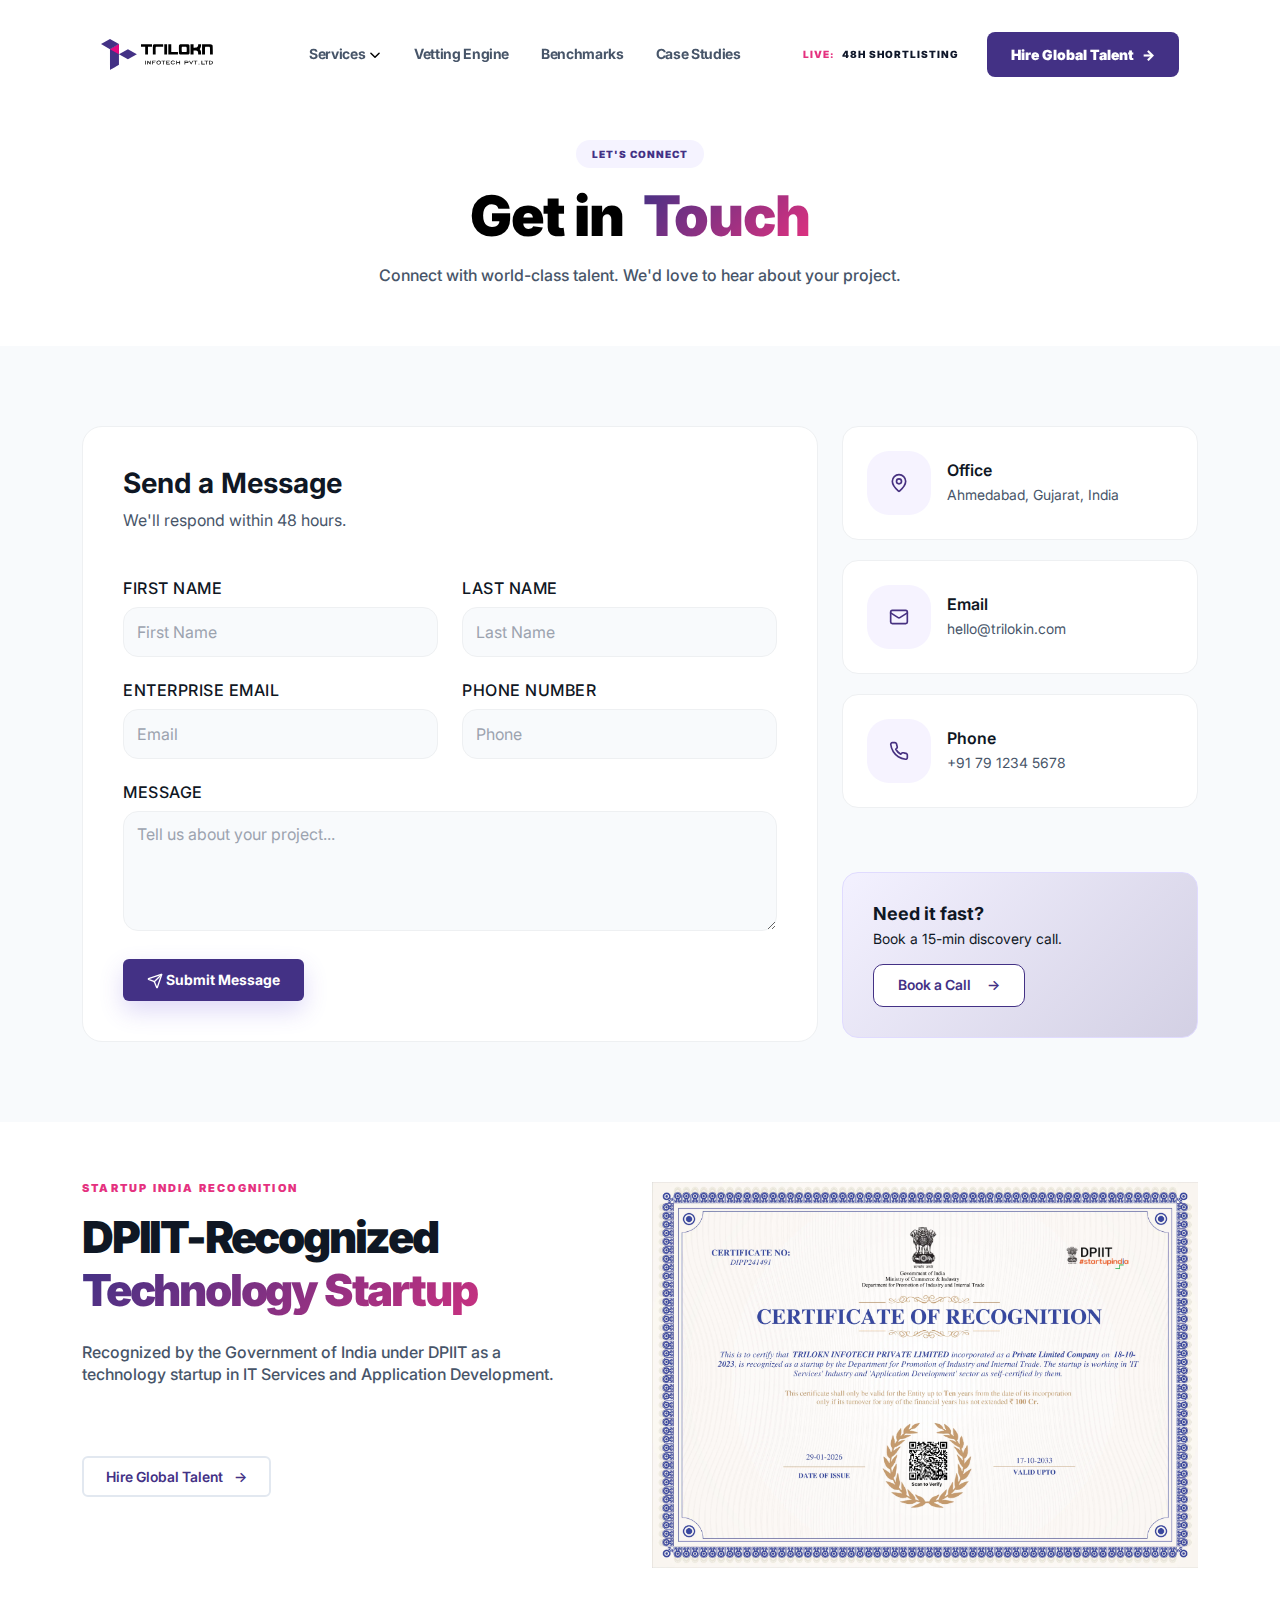
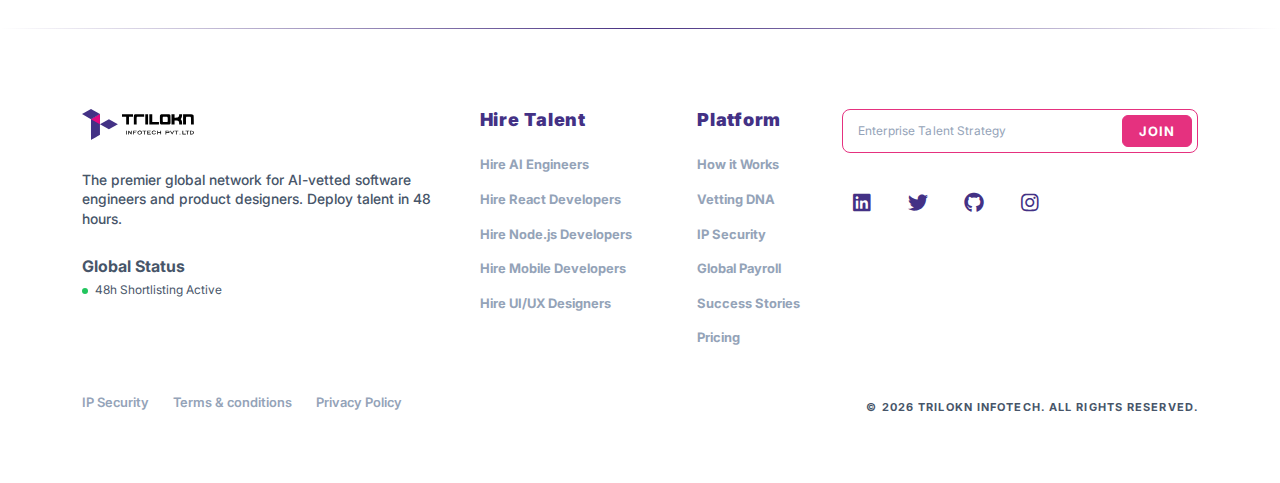
<file: contact-us.html>
<!DOCTYPE html>
<html lang="en">

<head>
    <meta charset="utf-8">
    <meta http-equiv="X-UA-Compatible" content="IE=edge">
    <meta name="viewport" content="width=device-width, initial-scale=1, user-scalable=no">

    <title>Contact-Us - Trilokn</title>

    <!-- ================ /GOOGLE FONT EOC =================== -->
    <link rel="icon" type="image/x-icon" href="assets/images/favicon.svg">
    <link href="assets/fonts/font-awesome/css/all.min.css" rel="stylesheet" type="text/css">
    <!-- ================ /GOOGLE FONT EOC =================== -->

    <!-- =================== /WEB CSS BOC ==================== -->
    <link rel="stylesheet" type="text/css" href="./assets/css/slick.min.css">
    <link rel="stylesheet" type="text/css" href="./assets/css/bootstrap-5.3.8/css/bootstrap.min.css">
    <link rel="stylesheet" type="text/css" href="./assets/fonts/inter/stylesheet.css">
    <link rel="stylesheet" type="text/css" href="./assets/css/animations.css">
    <link rel="stylesheet" type="text/css" href="./assets/css/fancybox.css">
    <link rel="stylesheet" type="text/css" href="./assets/css/header.css">
    <link rel="stylesheet" type="text/css" href="./assets/css/footer.css">
    <link rel="stylesheet" type="text/css" href="./assets/css/style.css">
    <link rel="stylesheet" type="text/css" href="./assets/css/media.css">

    <!-- =================== /WEB CSS EOC ==================== -->

</head>

<body id="home" class="contact-us">

    <!-- ====== WRAPPER BOC ====== -->
    <div class="page-wrapper d-flex flex-column">

        <!-- header start -->
        <header class="site-header headerheight">
            <div class="header-main nav-area">
                <!-- Navigation Bar -->
                <nav class="container navbar-custom" id="navbar">
                    <div class="navbar-inner">
                        <!-- Left Side: Logo & Links -->
                        <div class="d-flex align-items-center gap-3 gap-lg-5 w-100">
                            <!-- Logo -->
                            <a href="/" class="logo-link">
                                <img src="./assets/images/main-logo.svg" alt="logo" class="mainlogo">
                            </a>

                            <!-- Mobile Menu Toggle -->
                            <div class="header-right">
                                <button class="mobile-menu-btn navbar-toggler collapsed" type="button"
                                    data-bs-toggle="collapse" data-bs-target="#navbarNavDropdown"
                                    aria-controls="navbarNavDropdown" aria-expanded="false"
                                    aria-label="Toggle navigation">
                                    <span class="menu-line"></span>
                                    <span class="menu-line"></span>
                                    <span class="menu-line"></span>
                                </button>

                                <div class="navbar-collapse header-menu" id="navbarNavDropdown">
                                    <div class="header-menu-inner">
                                        <!-- Desktop view-->
                                        <ul class="nav-links dropdown mega-dropdown desktop">

                                            <!-- Services Dropdown -->
                                            <li class="nav-item">
                                                <a class="nav-link-custom font-14 dropdown-toggle" href="#"
                                                    id="servicesDropdown" role="button" data-bs-toggle="dropdown"
                                                    aria-expanded="false">
                                                    Services
                                                    <button class="dropdown-click collapsed" type="button"
                                                        data-bs-target="#ServiceCollapse" data-bs-toggle="collapse"
                                                        aria-expanded="false">

                                                        <svg class="dropdown-arrow" fill="none" viewBox="0 0 24 24"
                                                            stroke="currentColor">
                                                            <path stroke-linecap="round" stroke-linejoin="round"
                                                                stroke-width="2.5" d="M19 9l-7 7-7-7">
                                                            </path>
                                                        </svg>
                                                    </button>
                                                </a>
                                                <div class="dropdown-menu mega-menu" id="ServiceCollapse">
                                                    <div class="container">

                                                        <div
                                                            class="d-flex justify-content-between align-items-center mb-2">
                                                            <h6 class="mega-heading">TALENT SPECIALIZATIONS</h6>
                                                            <p class="m-0 shortlisting-text">1,240 Experts Online
                                                            </p>
                                                        </div>
                                                        <!-- cards -->
                                                        <div class="row g-lg-3 g-xl-4">
                                                            <!-- Card 1 -->

                                                            <div class="col-md-6">
                                                                <div class="card-xl">
                                                                    <a href="#" class="mega-sub-link"></a>
                                                                    <div class="icon-box">💻</div>
                                                                    <div class="card-text-wrap">
                                                                        <h5 class="card-title">Software Engineering
                                                                            <span class="badge">TOP 1%</span>
                                                                        </h5>
                                                                        <p class="card-body font-12 font-md">Hire the
                                                                            top 1%
                                                                            of backend,
                                                                            frontend, and full-stack developers vetted
                                                                            by
                                                                            AI.
                                                                        </p>
                                                                    </div>
                                                                </div>
                                                            </div>

                                                            <!-- Card 2 -->
                                                            <div class="col-md-6">
                                                                <div class="card-xl">
                                                                    <a href="#" class="mega-sub-link"></a>
                                                                    <div class="icon-box">🤖</div>
                                                                    <div class="card-text-wrap">
                                                                        <h5 class="card-title">AI & Data Science <span
                                                                                class="badge">TOP 1%</span>
                                                                        </h5>
                                                                        <p class="card-body font-12 font-md">Specialized
                                                                            talent for LLM
                                                                            fine-tuning, autonomous agents, and RAG
                                                                            systems.
                                                                        </p>
                                                                    </div>
                                                                </div>
                                                            </div>

                                                            <!-- Card 3 -->
                                                            <div class="col-md-6">
                                                                <div class="card-xl">
                                                                    <a href="#" class="mega-sub-link"></a>
                                                                    <div class="icon-box">🎨</div>
                                                                    <div class="card-text-wrap">
                                                                        <h5 class="card-title">Product Design <span
                                                                                class="badge">TOP 1%</span>
                                                                        </h5>
                                                                        <p class="card-body font-12 font-md">Creative
                                                                            minds focused on
                                                                            spatial UI, dynamic experiences, and
                                                                            conversion
                                                                            paths.
                                                                        </p>
                                                                    </div>
                                                                </div>
                                                            </div>

                                                            <!-- Card 4 -->
                                                            <div class="col-md-6">
                                                                <div class="card-xl">
                                                                    <a href="#" class="mega-sub-link"></a>
                                                                    <div class="icon-box">🚀</div>
                                                                    <div class="card-text-wrap">
                                                                        <h5 class="card-title">Growth & Strategy <span
                                                                                class="badge">TOP 1%</span>
                                                                        </h5>
                                                                        <p class="card-body font-12 font-md">Growth
                                                                            hackers and performance
                                                                            marketers to scale acquisition channels.
                                                                        </p>
                                                                    </div>
                                                                </div>
                                                            </div>
                                                        </div>
                                                        <div class="mega-footer-link text-center mt-4">
                                                            <button class="btn-hire">
                                                                Explore Full Expertise Directory
                                                                <span class="btn-arrow">→</span>
                                                            </button>
                                                        </div>

                                                        <!-- <li><a class="dropdown-item nav-link-custom font-14"
															href="#">Dedicated
															Developers</a></li>
														<li><a class="dropdown-item nav-link-custom font-14" href="#">Staff
																Augmentation</a></li>
														<li><a class="dropdown-item nav-link-custom font-14"
																href="#">Product
																Engineering</a></li>
														<li><a class="dropdown-item nav-link-custom font-14" href="#">UI/UX
																Design</a>
														</li> -->
                                                    </div>
                                                </div>
                                            </li>
                                            <!-- Navigation Links -->
                                            <li class="nav-item">
                                                <a href="#excellence" class="nav-link-custom font-14">Vetting
                                                    Engine</a>
                                            </li>
                                            <li class="nav-item">
                                                <a href="#why-us" class="nav-link-custom font-14">Benchmarks</a>
                                            </li>
                                            <li class="nav-item">
                                                <a href="#" class="nav-link-custom font-14">Case Studies</a>
                                            </li>
                                        </ul>

                                        <!-- Mobile view-->
                                        <div class="nav-links mobile">
                                            <!-- Services Dropdown -->
                                            <div class="mega-menu">
                                                <h6 class="mega-heading">Explore Services</h6>
                                                <!-- Card 1 -->
                                                <div class="card-xl">
                                                    <a href="#" class="mega-sub-link"></a>
                                                    <div class="icon-box">💻</div>
                                                    <div class="card-text-wrap">
                                                        <h5 class="card-title">Software Engineering
                                                        </h5>
                                                        <p class="card-body font-10 font-md">
                                                            Top 1% Experts
                                                        </p>
                                                    </div>
                                                    <i class="fa fa-angle-down"></i>
                                                </div>

                                                <!-- Card 2 -->
                                                <div class="card-xl">
                                                    <a href="#" class="mega-sub-link"></a>
                                                    <div class="icon-box">🤖</div>
                                                    <div class="card-text-wrap">
                                                        <h5 class="card-title">AI & Data Science
                                                        </h5>
                                                        <p class="card-body font-10 font-md">
                                                            Top 1% Experts
                                                        </p>
                                                    </div>
                                                    <i class="fa fa-angle-down"></i>
                                                </div>

                                                <!-- Card 3 -->
                                                <div class="card-xl">
                                                    <a href="#" class="mega-sub-link"></a>
                                                    <div class="icon-box">🎨</div>
                                                    <div class="card-text-wrap">
                                                        <h5 class="card-title">Product Design
                                                        </h5>
                                                        <p class="card-body font-10 font-md">
                                                            Top 1% Experts
                                                        </p>
                                                    </div>
                                                    <i class="fa fa-angle-down"></i>
                                                </div>

                                                <!-- Card 4 -->
                                                <div class="card-xl">
                                                    <a href="#" class="mega-sub-link"></a>
                                                    <div class="icon-box">🚀</div>
                                                    <div class="card-text-wrap">
                                                        <h5 class="card-title">Growth & Strategy
                                                        </h5>
                                                        <p class="card-body font-10 font-md">
                                                            Top 1% Experts
                                                        </p>
                                                    </div>
                                                    <i class="fa fa-angle-down"></i>
                                                </div>
                                            </div>

                                            <!-- Navigation Links -->
                                            <div class="quick-links-mobile">
                                                <h6 class="mega-heading">Quick Links</h6>
                                                <ul class="nav-links">
                                                    <li class="nav-item">
                                                        <a href="service.html"
                                                            class="nav-link-custom font-14">Services</a>
                                                    </li>
                                                    <li class="nav-item">
                                                        <a href="success-stories.html"
                                                            class="nav-link-custom font-14">Success Stories</a>
                                                    </li>
                                                    <li class="nav-item">
                                                        <a href="#" class="nav-link-custom font-14">Case Studies</a>
                                                    </li>
                                                    <li class="nav-item">
                                                        <a href="#" class="nav-link-custom font-14">Talent Login</a>
                                                    </li>
                                                </ul>
                                            </div>
                                        </div>
                                        <!-- Right Side: Actions -->
                                        <div class="nav-actions">
                                            <!-- Live Badge (Desktop XL Only) -->
                                            <div class="live-badge font-10">
                                                <span class="live-text">Live:</span>
                                                <span class="live-info">48h Shortlisting</span>
                                            </div>

                                            <!-- CTA Button (Hidden on Mobile) -->
                                            <button class="btn-hire">
                                                Hire <span class="d-none d-lg-inline">Global </span>Talent<span
                                                    class="btn-arrow">→</span>
                                            </button>

                                        </div>
                                    </div>
                                </div>
                            </div>
                        </div>
                </nav>
            </div>
        </header>
        <!-- header End -->

        <!-- Content Start -->
        <div class="body-content flex-shrink-0 flex-grow-1">

            <!-- Get section start -->
            <section class="get-hero">
                <div class="hero service-herobanner sec-padding-80">
                    <div class="container">
                        <div class="text-center">
                            <div class="get-main">
                                <div class="badge-custom">Let's Connect</div>
            
                                <h1 class="hero-title">
                                    Get in  <span class="gradient-text">Touch</span>
                                </h1>
            
                                <p class="font-20 mb-0 font-md w-middle">
                                    Connect with world-class talent. We'd love to hear about your
                                    project.
                                </p>
                            </div>
                        </div>
                    </div>
                </div>
            </section>
            <!-- Get section end -->

            <!-- Contact section start -->
            <section class="contact-section sec-padding grey-bg">
                <div class="container">
                    <div class="contact-main">
                        <div class="row">
                            <!-- Left Column - Contact Form -->
                            <div class="col-lg-8 col-12">
                                <div class="contact-container mb-lg-0 mb-md-5 mb-sm-4">
                                    <div class="contact-header mb-5 mb-lg-5">
                                        <h2 class="h2 mb-2 black_text">Send a Message</h2>
                                        <p class="font-20 mb-0">We'll respond within 48 hours.</p>
                                    </div>
                
                                    <form id="contactForm" class="contactForm">
                                        <div class="row d-flex">
                                            <div class="contact-group col-lg-6 col-12">
                                                <label class="contact-label h6 black_text" for="firstName">First Name</label>
                                                <input type="text" class="contact-main-control" id="firstName" placeholder="First Name"
                                                    required>
                                            </div>
                
                                            <div class="contact-group col-lg-6 col-12">
                                                <label class="contact-label h6 black_text" for="lastName">Last Name</label>
                                                <input type="text" class="contact-main-control" id="lastName" placeholder="Last Name"
                                                    required>
                                            </div>
                                        </div>
                
                                        <div class="row d-flex">
                                            <div class="contact-group col-lg-6 col-12">
                                                <label class="contact-label h6 black_text" for="email">Enterprise Email</label>
                                                <input type="email" class="contact-main-control" id="email"
                                                    placeholder="Email" required>
                                            </div>

                                            <div class="contact-group col-lg-6 col-12">
                                                <label class="contact-label h6 black_text" for="phone">Phone Number</label>
                                                <input type="tel" class="contact-main-control" id="phone" placeholder="Phone"
                                                    required>
                                            </div>
                                        </div>
                
                                        <!-- <div class="contact-group">
                                            <label class="contact-label black_text" for="service">Service Interest</label>
                                            <select class="contact-select" id="service" required>
                                                <option value="" disabled selected>Select a service</option>
                                                <option value="web-development">Web Development</option>
                                                <option value="mobile-development">Mobile Development</option>
                                                <option value="cloud-solutions">Cloud Solutions</option>
                                                <option value="ai-ml">AI & Machine Learning</option>
                                                <option value="consulting">Consulting</option>
                                                <option value="other">Other</option>
                                            </select>
                                        </div> -->
                
                                        <div class="contact-group">
                                            <label class="contact-label h6 black_text" for="message">Message</label>
                                            <textarea class="contact-main-control" id="message"
                                                placeholder="Tell us about your project..."></textarea>
                                        </div>
                
                                        <a href="javascript:void(0)">
                                            <button type="submit" class="btn btn-primary-custom font-14">
                                                <!-- <svg width="20" height="20" viewBox="0 0 20 20" fill="none" xmlns="http://www.w3.org/2000/svg">
                                                    <path
                                                        d="M18.3333 1.66669L9.16667 10.8334M18.3333 1.66669L12.5 18.3334L9.16667 10.8334M18.3333 1.66669L1.66667 7.50002L9.16667 10.8334"
                                                        stroke="currentColor" stroke-width="2" stroke-linecap="round" stroke-linejoin="round" />
                                                </svg> -->
                                                <img src="./assets/images/contact-us/send-icon.svg" alt="" class="send-icon-img">
                                                Submit Message
                                            </button>
                                        </a>
                                    </form>
                                </div>
                            </div>
            
                            <!-- Right Column - Contact Info -->
                            <div class="col-lg-4 col-12 contact-info-container mb-md-1">
                                <div class="contact-info-top">
                                    <!-- Office Card -->
                                    <div class="contact-info-card d-flex">
                                        <div class="pool">
                                            <img src="./assets/images/contact-us/location-icon.svg" alt="" class="location-icon-img">
                                        </div>
                                        <div class="contact-info-content">
                                            <h3 class="h6 black_text">Office</h3>
                                            <p class="font-14">Ahmedabad, Gujarat, India</p>
                                        </div>
                                    </div>
                            
                                    <!-- Email Card -->
                                    <div class="contact-info-card d-flex">
                                        <div class="pool">
                                            <img src="./assets/images/contact-us/envelope-icon.svg" alt="" class="envelope-icon">
                                        </div>
                                        <div class="contact-info-content">
                                            <h3 class="h6 black_text">Email</h3>
                                            <p class="font-14">hello@trilokin.com</p>
                                        </div>
                                    </div>
                            
                                    <!-- Phone Card -->
                                    <div class="contact-info-card d-flex">
                                        <div class="pool">
                                            <img src="./assets/images/contact-us/phone-icon.svg" alt="" class="phone-icon-img">
                                        </div>
                                        <div class="contact-info-content">
                                            <h3 class="h6 black_text">Phone</h3>
                                            <p class="font-14">+91 79 1234 5678</p>
                                        </div>
                                    </div>
                                </div>
                            
                                <div class="contact-info-bottom">
                                    <!-- CTA Card -->
                                    <div class="contact-cta-card">
                                        <h3 class="h4 black_text mb-2 mb-md-1">Need it fast?</h3>
                                        <p class="font-14 black_text mb-3 mb-md-3 mb-sm-2">Book a 15-min discovery call.</p>
                                        <a href="javascript:void(0)" class="contact-cta-btn font-14">
                                            Book a Call
                                            <span class="btn-arrow">→</span>
                                        </a>
                                    </div>
                                </div>
                            </div>
                        </div>
                    </div>
                </div>
            </section>
            <!-- Contact section end -->

            <!-- certificate section start -->
			<section class="technology-startup padding-b-60 padding-t-60">
				<div class="container">
					<div class="row">
						<div class="col-lg-6">
							<div class="startup-left">
								<div class="right-domain-col">
									<div class="main-label d-flex align-items-center gap-2 mb-3">
										<span class="label">startup india recognition</span>
									</div>
									<h2 class="huge h1">DPIIT-Recognized<br><span
											class="gradient-text d-block">Technology
											Startup </span>
									</h2>
									<p class="font-20 mb-0 font-md">Recognized by the Government of India under DPIIT as
										a technology startup in IT Services and Application Development.</p>
									<button class="btn btn-hire btn-outline-custom border-2">
										Hire Global Talent
										<span class="btn-arrow">→</span>
									</button>
								</div>
							</div>
						</div>
						<div class="col-lg-6">
							<div class="startup-right">
								<img src="assets/images/certificate-image.webp" alt="certificate image"
									class="img-fluid">
							</div>
						</div>
					</div>
				</div>
			</section>
            <!-- certificate section end -->

        </div>
        <!-- Content End -->

        <!-- ====== FOOTER BOC ====== -->
		<footer id="footer">
			<span class="horizontal-line"></span>
			<div class="footer-main padding-t-120 padding-b-80 overflow-hidden">
				<div class="container">
					<div class="row">
						<div class="col-md-6 col-lg-3 col-xl-4 col-12">
							<div class="footer-logo-main">
								<div class="footer-logo">
									<a href="index.html" class="footer-logo-link">
										<img src="assets/images/main-logo.svg" alt="footer logo"
											class="img-fluid mainlogo">
									</a>
								</div>
								<p class="font-14 font-md">The premier global network for AI-vetted
									software engineers
									and
									product
									designers. Deploy talent in 48 hours.</p>
							</div>
							<div class="f-global-status-wrap">
								<h6 class="mb-2">Global Status</h6>
								<div class="f-global-status">
									<p class="m-0 shortlisting-text">48h Shortlisting Active</p>
								</div>
							</div>
						</div>
						<div class="col-md-6 col-lg-5 col-xl-4 col-12">
							<div class="new-footer-menu">
								<ul class="f-menu">
									<li><span class="f-menu-title">Hire Talent</span></li>
									<li><a href="#">Hire AI Engineers</a></li>
									<li><a href="#">Hire React Developers</a></li>
									<li><a href="#">Hire Node.js Developers</a></li>
									<li><a href="#">Hire Mobile Developers</a></li>
									<li><a href="#">Hire UI/UX Designers</a></li>
								</ul>
								<ul class="f-menu">
									<li><span class="f-menu-title">Platform</span></li>
									<li><a href="#">How it Works</a></li>
									<li><a href="#">Vetting DNA</a></li>
									<li><a href="#">IP Security</a></li>
									<li><a href="#">Global Payroll</a></li>
									<li><a href="#">Success Stories</a></li>
									<li><a href="#">Pricing</a></li>
								</ul>
							</div>
						</div>
						<div class="col-lg-4 col-xl-4 col-12">
							<div class="newsletter-wrap">
								<div class="newsletter-right">
									<div class="subscribe-main">
										<div class="subscribe-input">
											<input type="text" name="text" placeholder="Enterprise Talent Strategy"
												class="form-control">
											<button class="btn text-uppercase">Join</button>
										</div>

									</div>
								</div>
								<div class="social-links-wp">
									<div class="social-media">
										<ul class="social-link d-flex gap-4">
											<li>
												<a href="#" class="social-icon">
													<i class="fa-brands fa-linkedin" aria-label="LinkedIn"></i>
												</a>
											</li>
											<li>
												<a href="#" class="social-icon">
													<i class="fa-brands fa-twitter" aria-label="Twitter"></i>
												</a>
											</li>
											<li>
												<a href="#" class="social-icon">
													<i class="fa-brands fa-github" aria-label="GitHub"></i>
												</a>
											</li>
											<li>
												<a href="#" class="social-icon">
													<i class="fa-brands fa-instagram" aria-label="Instagram"></i>
												</a>
											</li>
										</ul>
									</div>
								</div>
							</div>
						</div>
					</div>
				</div>
				<div class="footer-bottom-wrap">
					<div class="container">
						<div class="row">
							<!-- <div class="col-lg-6 col-12">
								<div class="footer-logos">
									<img src alt>
									<img src alt>
									<img src alt>
								</div>
							</div> -->
							<div class="col-12">
								<div class="footer-b-link d-flex justify-content-between align-items-center">
									<ul class="d-flex gap-4">
										<li><a href="#">IP Security</a> </li>
										<li><a href="#">Terms & conditions</a> </li>
										<li><a href="#">Privacy Policy</a> </li>
									</ul>
									<div class="footer-bottom">
										<p class="font-12 mb-0">© <span id="currentYear"></span>
											TRILOKN INFOTECH. ALL RIGHTS RESERVED.
										</p>
									</div>
								</div>

							</div>
						</div>
					</div>
				</div>
			</div>
		</footer>
    </div>
    <script>
        // Form submission handler
        document.getElementById('contactForm').addEventListener('submit', function(e) {
            e.preventDefault();
            
            // Get form values
            const formData = {
                firstName: document.getElementById('firstName').value,
                lastName: document.getElementById('lastName').value,
                email: document.getElementById('email').value,
                phone: document.getElementById('phone').value,
                // service: document.getElementById('service').value,
                message: document.getElementById('message').value
            };
            
            console.log('Form submitted:', formData);
            
            // Show success message
            alert('Thank you! Your message has been sent successfully. We\'ll respond within 48 hours.');
            
            // Reset form
            this.reset();
        });
    </script>

    <!-- =================== /WEB JS BOC ==================== -->
    <script type="text/javascript" src="./assets/js/jquery3.7.1/jquery-3.7.1.min.js"></script>
    <script type="text/javascript" src="./assets/js/bootstrap-5.3.8/js/bootstrap.bundle.min.js"></script>
    <script type="text/javascript" src="./assets/js/css3-animate-it.js"></script>
    <script type="text/javascript" src="./assets/js/slick.min.js"></script>
    <script type="text/javascript" src="./assets/js/fancybox.js"></script>
    <script type="text/javascript" src="./assets/js/custom.js"></script>
</body>

</html>
</file>
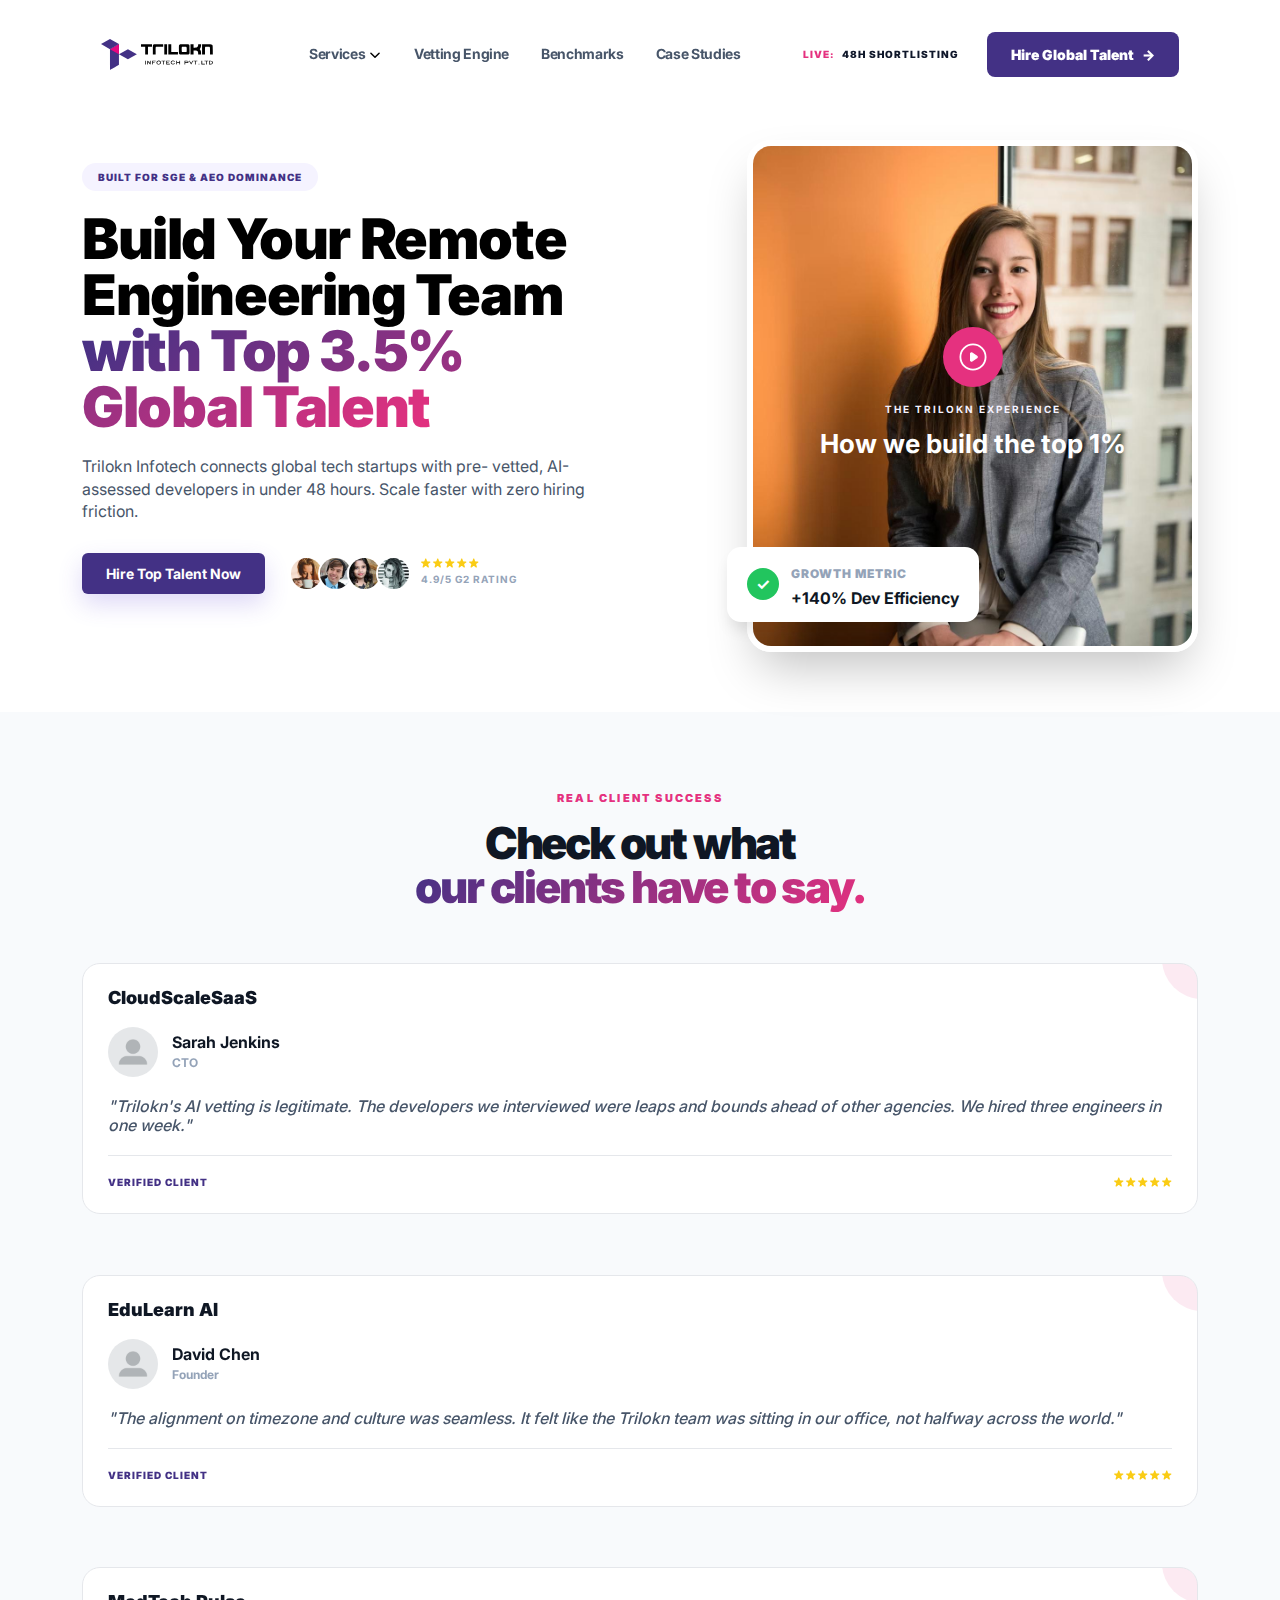
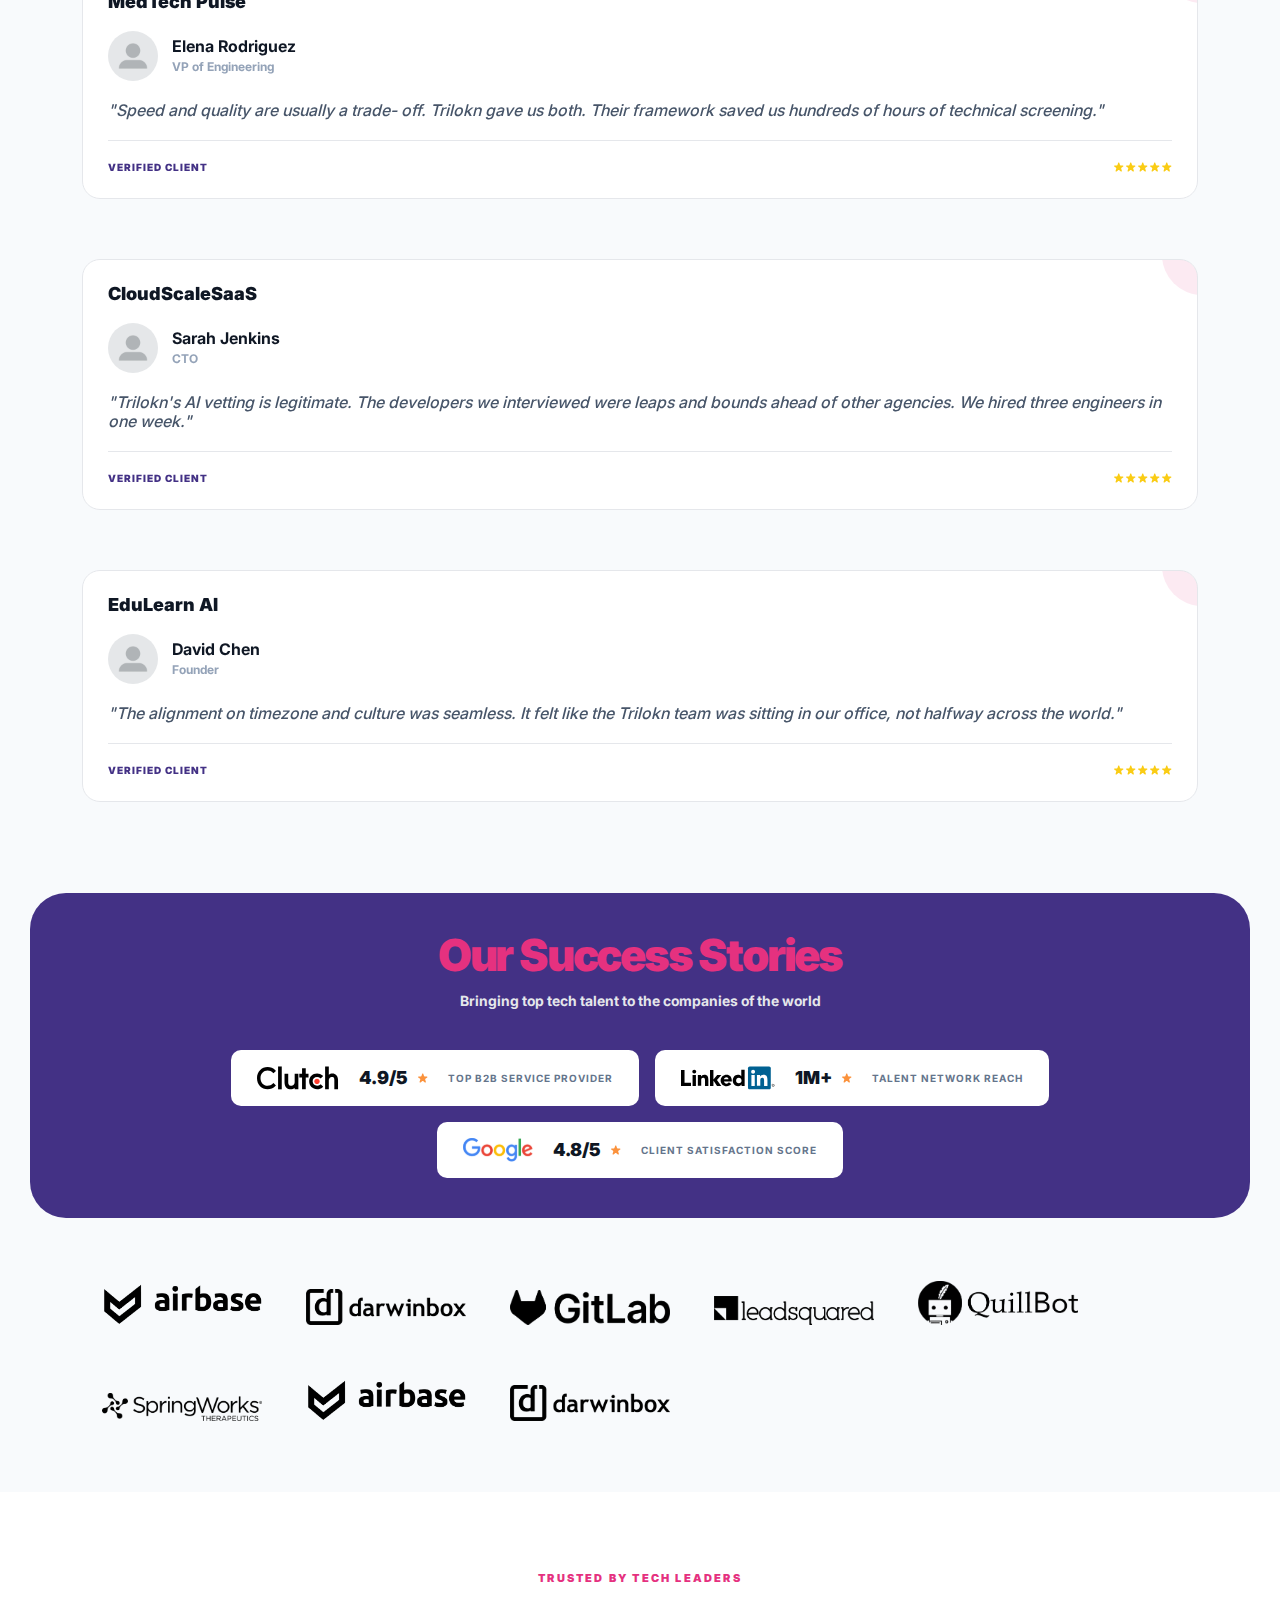
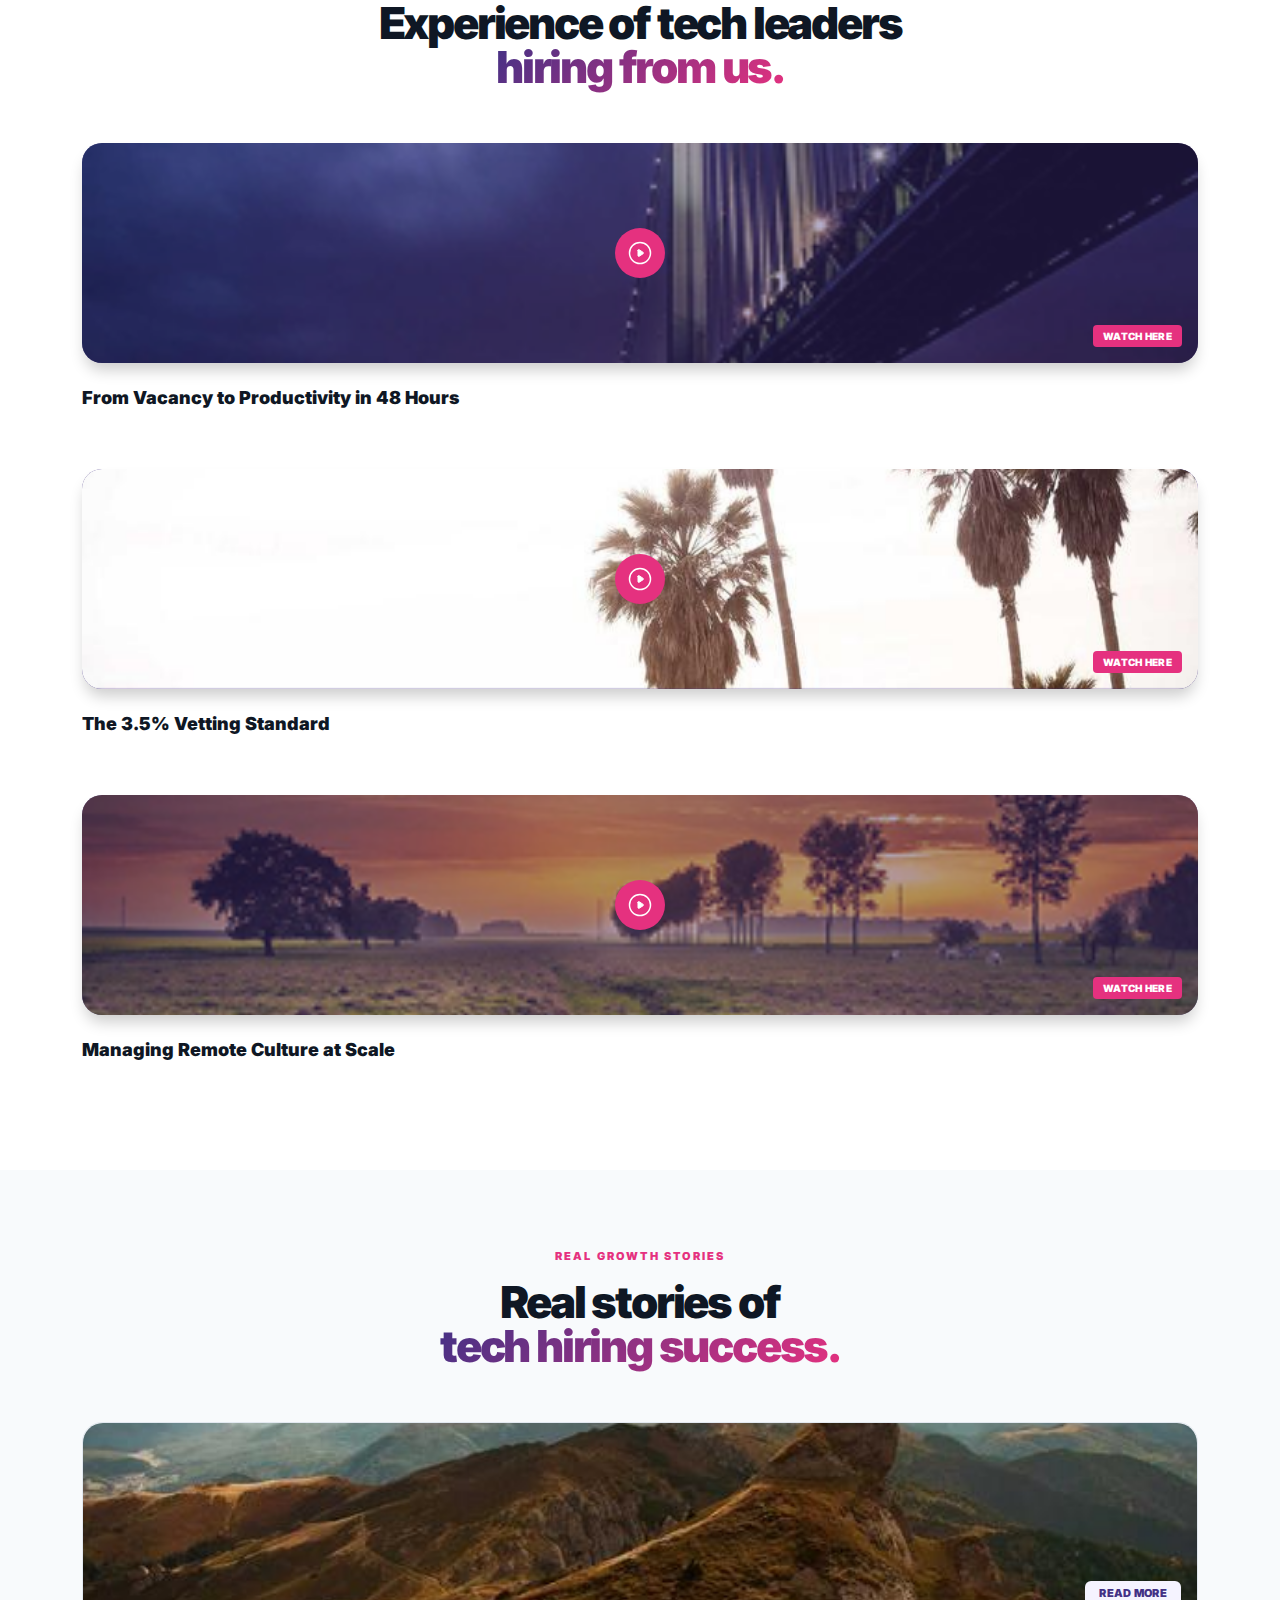
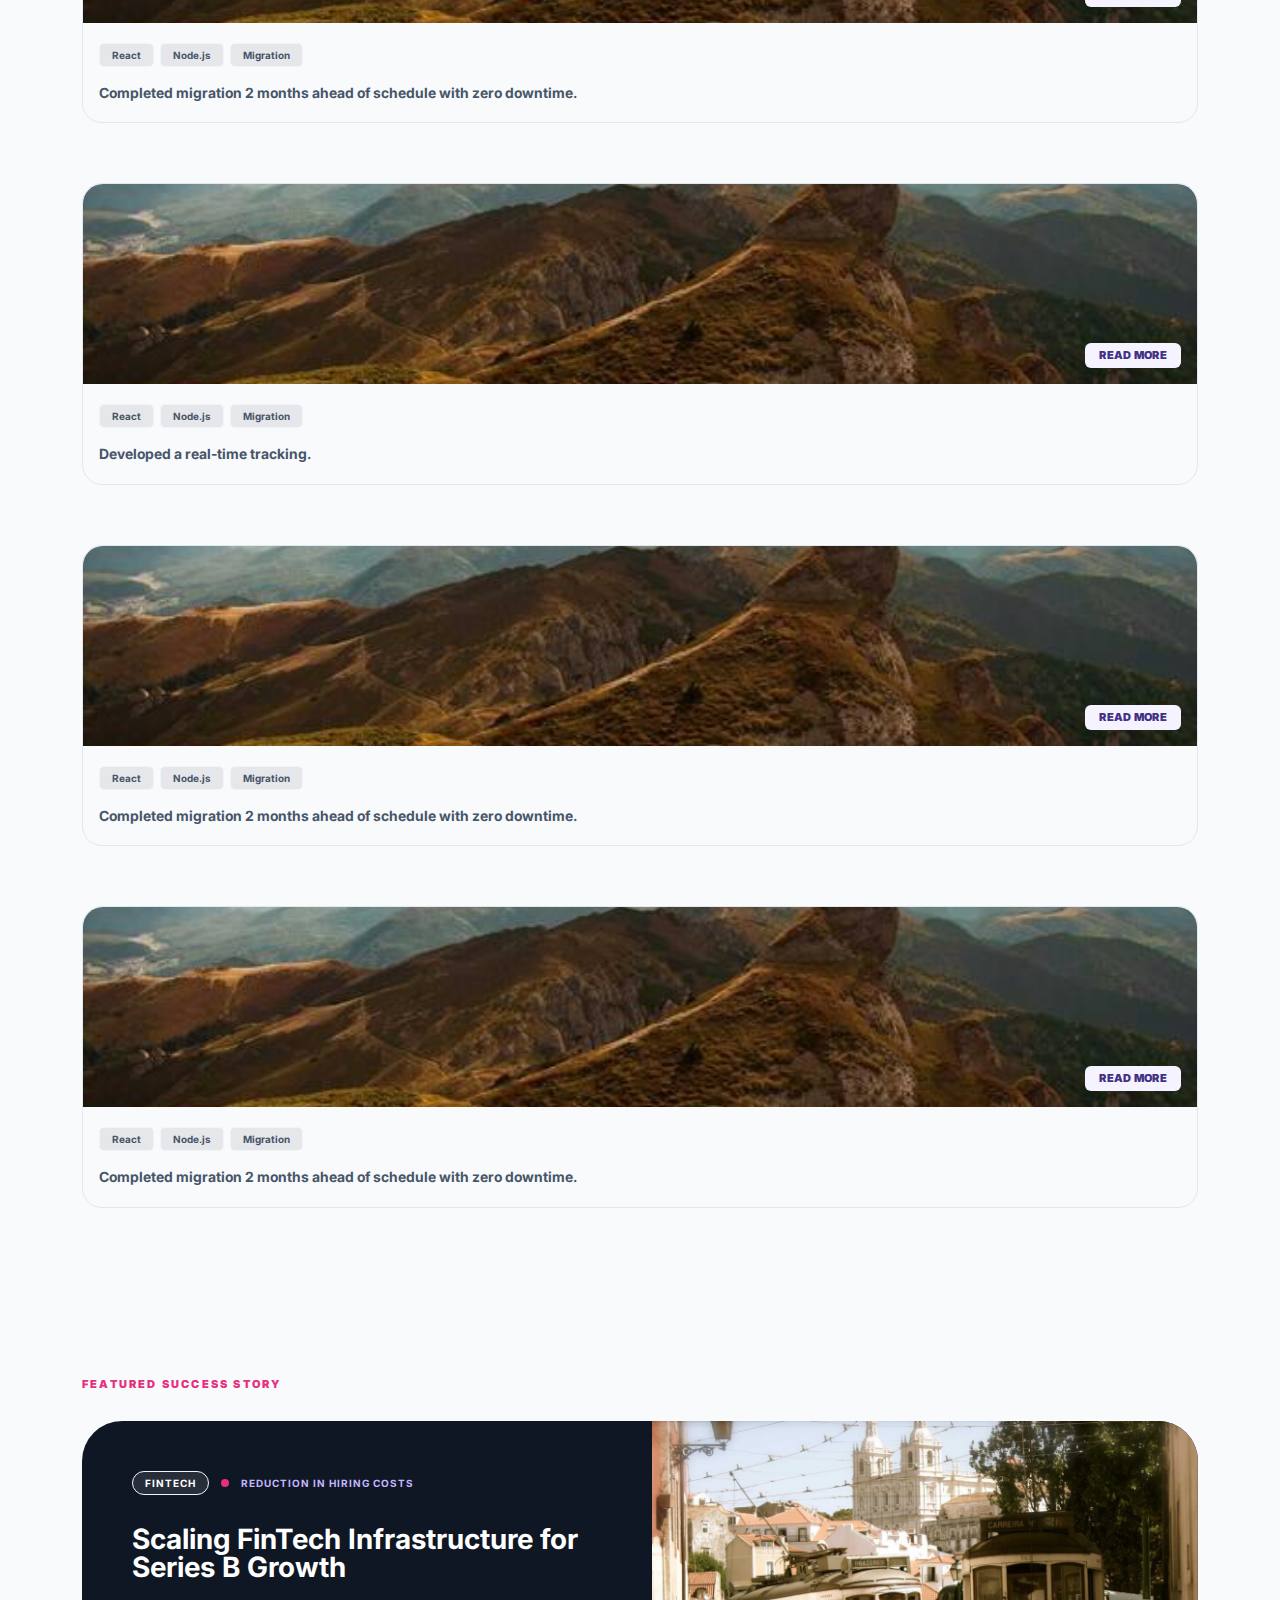
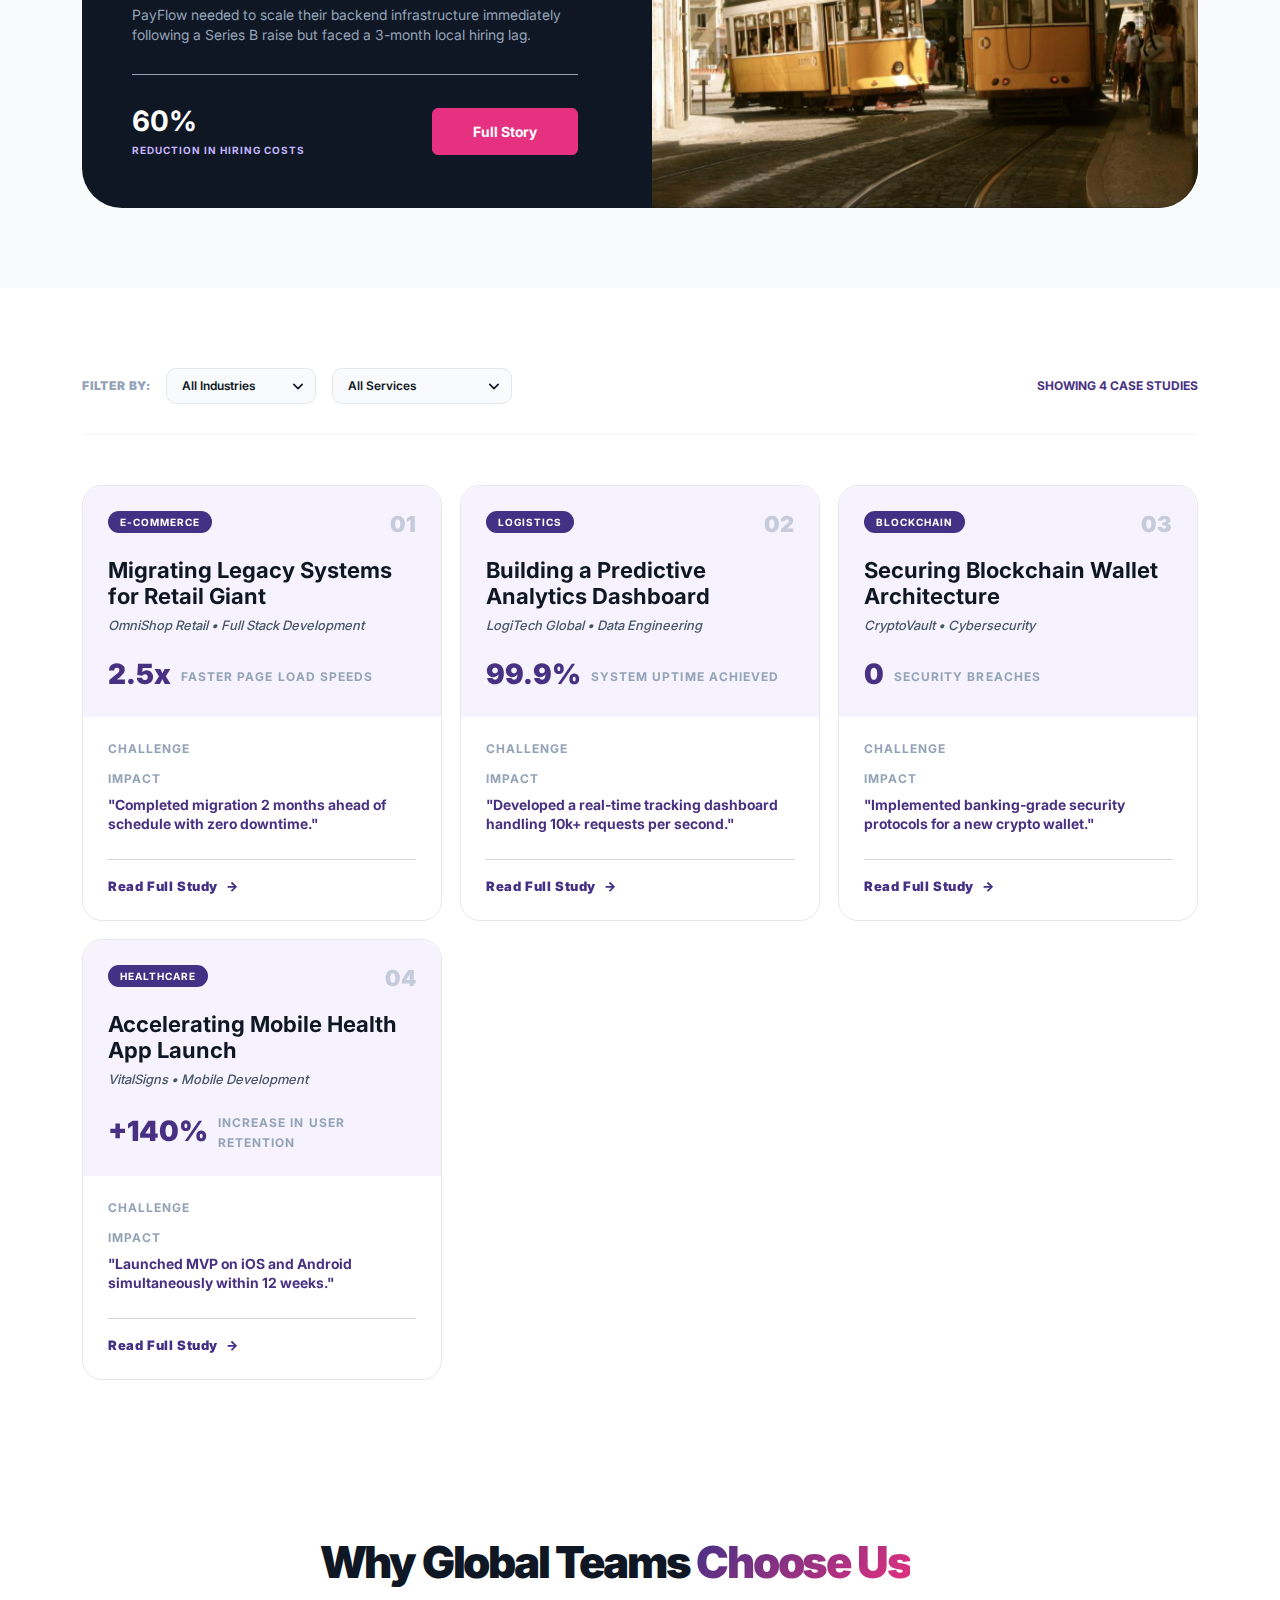
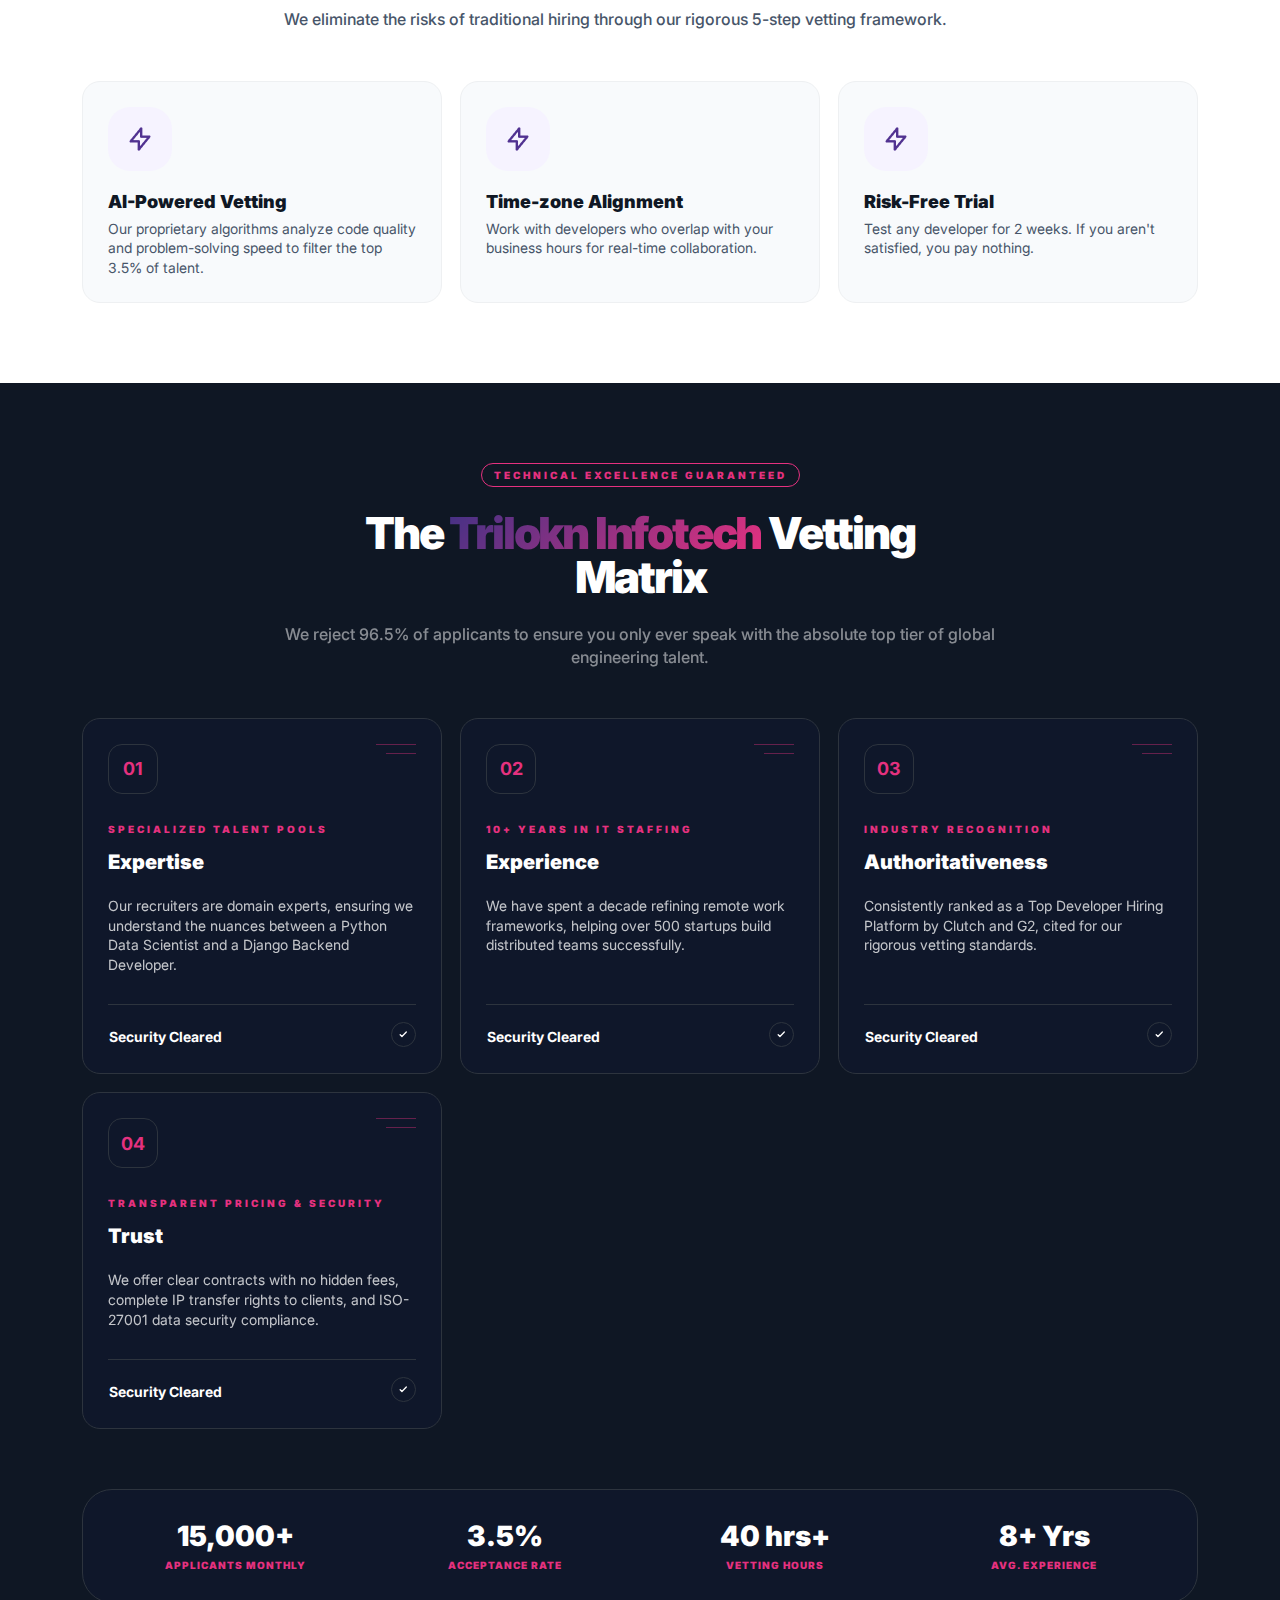
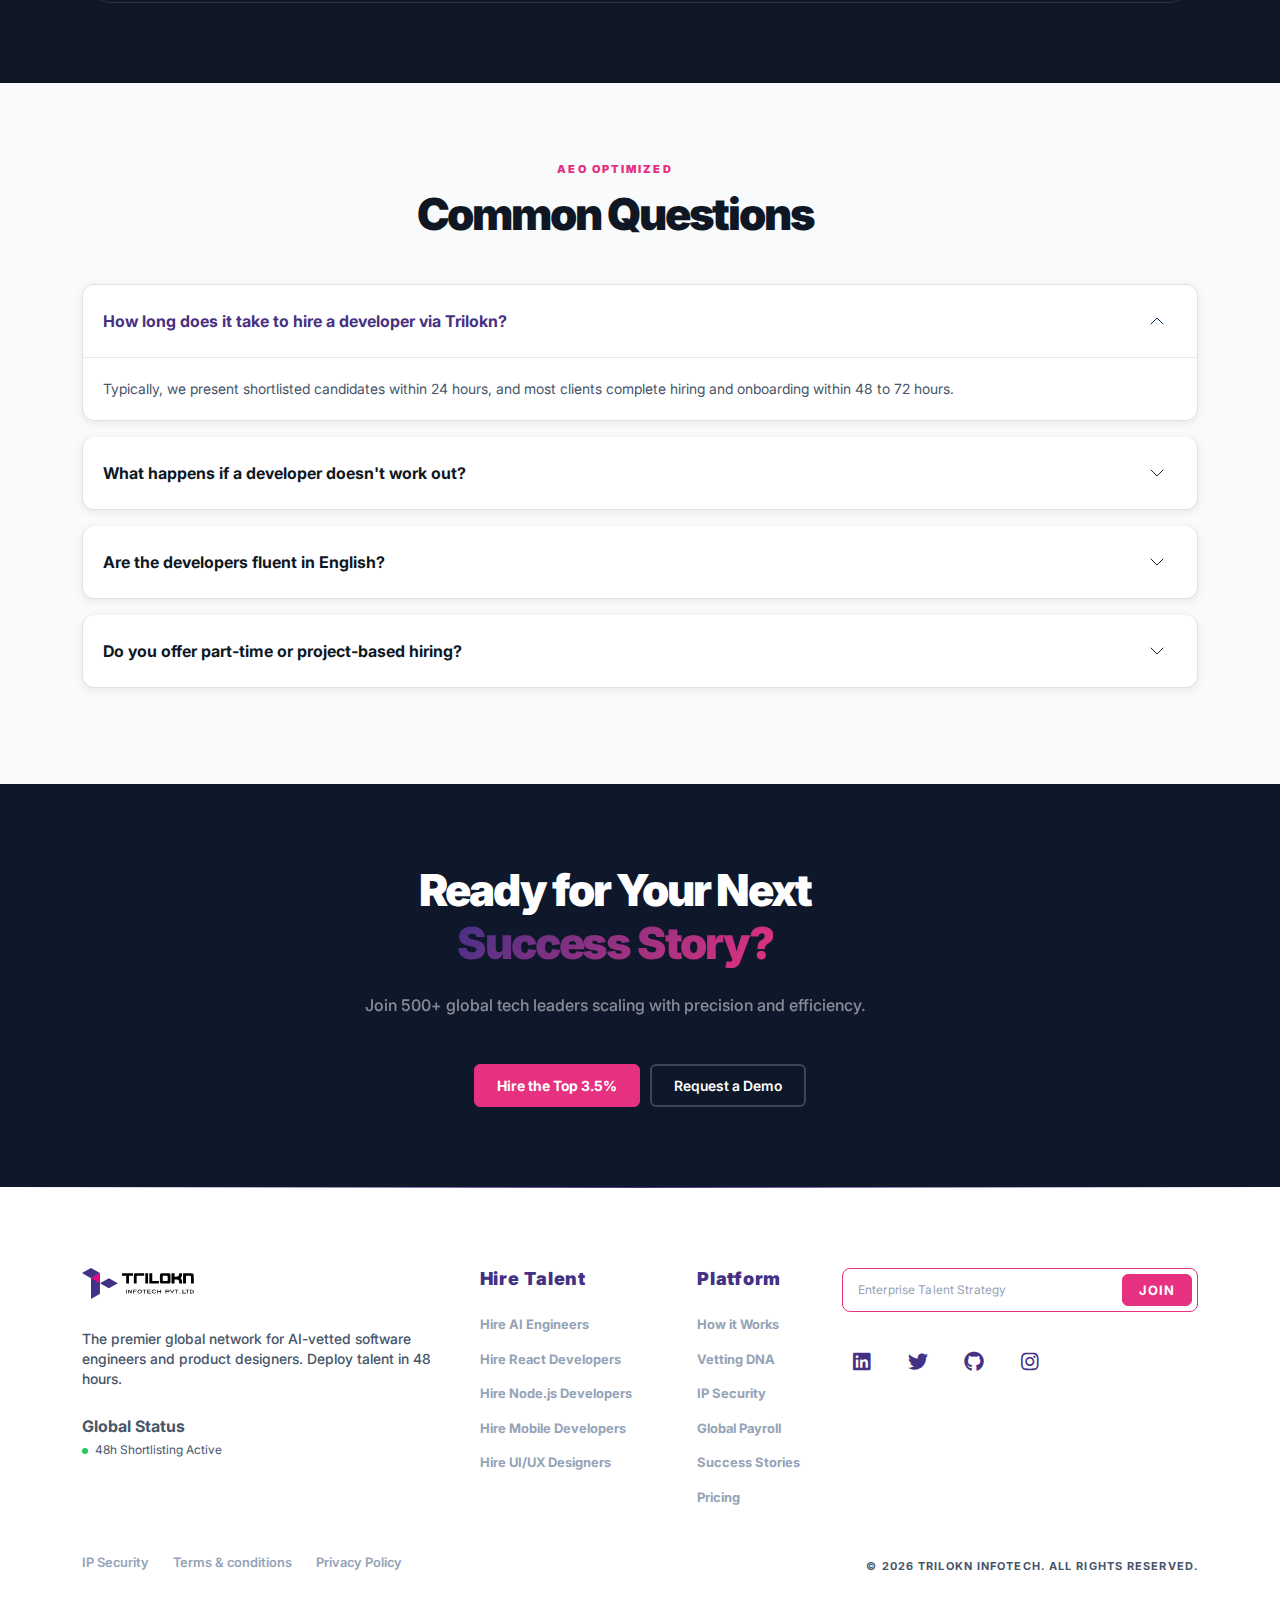
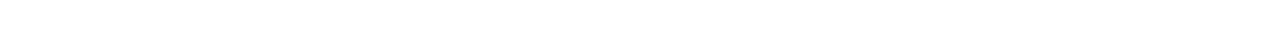
<file: success-stories.html>
<!DOCTYPE html>
<html lang="en">

<head>
    <meta charset="utf-8">
    <meta http-equiv="X-UA-Compatible" content="IE=edge">
    <meta name="viewport" content="width=device-width, initial-scale=1, user-scalable=no">

    <title>Success Stories - Trilokn</title>

    <!-- ================ /GOOGLE FONT EOC =================== -->
    <link rel="icon" type="image/x-icon" href="assets/images/favicon.svg">
    <link href="assets/fonts/font-awesome/css/all.min.css" rel="stylesheet" type="text/css">
    <!-- ================ /GOOGLE FONT EOC =================== -->

    <!-- =================== /WEB CSS BOC ==================== -->
    <link rel="stylesheet" type="text/css" href="./assets/css/slick.min.css">
    <link rel="stylesheet" type="text/css" href="./assets/css/bootstrap-5.3.8/css/bootstrap.min.css">
    <link rel="stylesheet" type="text/css" href="./assets/fonts/inter/stylesheet.css">
    <link rel="stylesheet" type="text/css" href="./assets/css/animations.css">
    <link rel="stylesheet" type="text/css" href="./assets/css/fancybox.css">
    <link rel="stylesheet" type="text/css" href="./assets/css/header.css">
    <link rel="stylesheet" type="text/css" href="./assets/css/footer.css">
    <link rel="stylesheet" type="text/css" href="./assets/css/style.css">
    <link rel="stylesheet" type="text/css" href="./assets/css/media.css">

    <!-- =================== /WEB CSS EOC ==================== -->

</head>

<body id="home" class="successpage">

    <!-- ====== WRAPPER BOC ====== -->
    <div class="page-wrapper d-flex flex-column">

        <!-- header start -->
        <header class="site-header headerheight">
            <div class="header-main nav-area">
                <!-- Navigation Bar -->
                <nav class="container navbar-custom" id="navbar">
                    <div class="navbar-inner">
                        <!-- Left Side: Logo & Links -->
                        <div class="d-flex align-items-center gap-3 gap-lg-5 w-100">
                            <!-- Logo -->
                            <a href="/" class="logo-link">
                                <img src="./assets/images/main-logo.svg" alt="logo" class="mainlogo">
                            </a>

                            <!-- Mobile Menu Toggle -->
                            <div class="header-right">
                                <button class="mobile-menu-btn navbar-toggler collapsed" type="button"
                                    data-bs-toggle="collapse" data-bs-target="#navbarNavDropdown"
                                    aria-controls="navbarNavDropdown" aria-expanded="false"
                                    aria-label="Toggle navigation">
                                    <span class="menu-line"></span>
                                    <span class="menu-line"></span>
                                    <span class="menu-line"></span>
                                </button>

                                <div class="navbar-collapse header-menu" id="navbarNavDropdown">
                                    <div class="header-menu-inner">
                                        <!-- Desktop view-->
                                        <ul class="nav-links dropdown mega-dropdown desktop">

                                            <!-- Services Dropdown -->
                                            <li class="nav-item">
                                                <a class="nav-link-custom font-14 dropdown-toggle" href="#"
                                                    id="servicesDropdown" role="button" data-bs-toggle="dropdown"
                                                    aria-expanded="false">
                                                    Services
                                                    <button class="dropdown-click collapsed" type="button"
                                                        data-bs-target="#ServiceCollapse" data-bs-toggle="collapse"
                                                        aria-expanded="false">

                                                        <svg class="dropdown-arrow" fill="none" viewBox="0 0 24 24"
                                                            stroke="currentColor">
                                                            <path stroke-linecap="round" stroke-linejoin="round"
                                                                stroke-width="2.5" d="M19 9l-7 7-7-7">
                                                            </path>
                                                        </svg>
                                                    </button>
                                                </a>
                                                <div class="dropdown-menu mega-menu" id="ServiceCollapse">
                                                    <div class="container">

                                                        <div
                                                            class="d-flex justify-content-between align-items-center mb-2">
                                                            <h6 class="mega-heading">TALENT SPECIALIZATIONS</h6>
                                                            <p class="m-0 shortlisting-text">1,240 Experts Online
                                                            </p>
                                                        </div>
                                                        <!-- cards -->
                                                        <div class="row g-lg-3 g-xl-4">
                                                            <!-- Card 1 -->

                                                            <div class="col-md-6">
                                                                <div class="card-xl">
                                                                    <a href="#" class="mega-sub-link"></a>
                                                                    <div class="icon-box">💻</div>
                                                                    <div class="card-text-wrap">
                                                                        <h5 class="card-title">Software Engineering
                                                                            <span class="badge">TOP 1%</span>
                                                                        </h5>
                                                                        <p class="card-body font-12 font-md">Hire the
                                                                            top 1%
                                                                            of backend,
                                                                            frontend, and full-stack developers vetted
                                                                            by
                                                                            AI.
                                                                        </p>
                                                                    </div>
                                                                </div>
                                                            </div>

                                                            <!-- Card 2 -->
                                                            <div class="col-md-6">
                                                                <div class="card-xl">
                                                                    <a href="#" class="mega-sub-link"></a>
                                                                    <div class="icon-box">🤖</div>
                                                                    <div class="card-text-wrap">
                                                                        <h5 class="card-title">AI & Data Science <span
                                                                                class="badge">TOP 1%</span>
                                                                        </h5>
                                                                        <p class="card-body font-12 font-md">Specialized
                                                                            talent for LLM
                                                                            fine-tuning, autonomous agents, and RAG
                                                                            systems.
                                                                        </p>
                                                                    </div>
                                                                </div>
                                                            </div>

                                                            <!-- Card 3 -->
                                                            <div class="col-md-6">
                                                                <div class="card-xl">
                                                                    <a href="#" class="mega-sub-link"></a>
                                                                    <div class="icon-box">🎨</div>
                                                                    <div class="card-text-wrap">
                                                                        <h5 class="card-title">Product Design <span
                                                                                class="badge">TOP 1%</span>
                                                                        </h5>
                                                                        <p class="card-body font-12 font-md">Creative
                                                                            minds focused on
                                                                            spatial UI, dynamic experiences, and
                                                                            conversion
                                                                            paths.
                                                                        </p>
                                                                    </div>
                                                                </div>
                                                            </div>

                                                            <!-- Card 4 -->
                                                            <div class="col-md-6">
                                                                <div class="card-xl">
                                                                    <a href="#" class="mega-sub-link"></a>
                                                                    <div class="icon-box">🚀</div>
                                                                    <div class="card-text-wrap">
                                                                        <h5 class="card-title">Growth & Strategy <span
                                                                                class="badge">TOP 1%</span>
                                                                        </h5>
                                                                        <p class="card-body font-12 font-md">Growth
                                                                            hackers and performance
                                                                            marketers to scale acquisition channels.
                                                                        </p>
                                                                    </div>
                                                                </div>
                                                            </div>
                                                        </div>
                                                        <div class="mega-footer-link text-center mt-4">
                                                            <button class="btn-hire">
                                                                Explore Full Expertise Directory
                                                                <span class="btn-arrow">→</span>
                                                            </button>
                                                        </div>

                                                        <!-- <li><a class="dropdown-item nav-link-custom font-14"
															href="#">Dedicated
															Developers</a></li>
														<li><a class="dropdown-item nav-link-custom font-14" href="#">Staff
																Augmentation</a></li>
														<li><a class="dropdown-item nav-link-custom font-14"
																href="#">Product
																Engineering</a></li>
														<li><a class="dropdown-item nav-link-custom font-14" href="#">UI/UX
																Design</a>
														</li> -->
                                                    </div>
                                                </div>
                                            </li>
                                            <!-- Navigation Links -->
                                            <li class="nav-item">
                                                <a href="#excellence" class="nav-link-custom font-14">Vetting
                                                    Engine</a>
                                            </li>
                                            <li class="nav-item">
                                                <a href="#why-us" class="nav-link-custom font-14">Benchmarks</a>
                                            </li>
                                            <li class="nav-item">
                                                <a href="#" class="nav-link-custom font-14">Case Studies</a>
                                            </li>
                                        </ul>

                                        <!-- Mobile view-->
                                        <div class="nav-links mobile">
                                            <!-- Services Dropdown -->
                                            <div class="mega-menu">
                                                <h6 class="mega-heading">Explore Services</h6>
                                                <!-- Card 1 -->
                                                <div class="card-xl">
                                                    <a href="#" class="mega-sub-link"></a>
                                                    <div class="icon-box">💻</div>
                                                    <div class="card-text-wrap">
                                                        <h5 class="card-title">Software Engineering
                                                        </h5>
                                                        <p class="card-body font-10 font-md">
                                                            Top 1% Experts
                                                        </p>
                                                    </div>
                                                    <i class="fa fa-angle-down"></i>
                                                </div>

                                                <!-- Card 2 -->
                                                <div class="card-xl">
                                                    <a href="#" class="mega-sub-link"></a>
                                                    <div class="icon-box">🤖</div>
                                                    <div class="card-text-wrap">
                                                        <h5 class="card-title">AI & Data Science
                                                        </h5>
                                                        <p class="card-body font-10 font-md">
                                                            Top 1% Experts
                                                        </p>
                                                    </div>
                                                    <i class="fa fa-angle-down"></i>
                                                </div>

                                                <!-- Card 3 -->
                                                <div class="card-xl">
                                                    <a href="#" class="mega-sub-link"></a>
                                                    <div class="icon-box">🎨</div>
                                                    <div class="card-text-wrap">
                                                        <h5 class="card-title">Product Design
                                                        </h5>
                                                        <p class="card-body font-10 font-md">
                                                            Top 1% Experts
                                                        </p>
                                                    </div>
                                                    <i class="fa fa-angle-down"></i>
                                                </div>

                                                <!-- Card 4 -->
                                                <div class="card-xl">
                                                    <a href="#" class="mega-sub-link"></a>
                                                    <div class="icon-box">🚀</div>
                                                    <div class="card-text-wrap">
                                                        <h5 class="card-title">Growth & Strategy
                                                        </h5>
                                                        <p class="card-body font-10 font-md">
                                                            Top 1% Experts
                                                        </p>
                                                    </div>
                                                    <i class="fa fa-angle-down"></i>
                                                </div>
                                            </div>

                                            <!-- Navigation Links -->
                                            <div class="quick-links-mobile">
                                                <h6 class="mega-heading">Quick Links</h6>
                                                <ul class="nav-links">
                                                    <li class="nav-item">
                                                        <a href="service.html"
                                                            class="nav-link-custom font-14">Services</a>
                                                    </li>
                                                    <li class="nav-item">
                                                        <a href="success-stories.html"
                                                            class="nav-link-custom font-14">Success Stories</a>
                                                    </li>
                                                    <li class="nav-item">
                                                        <a href="#" class="nav-link-custom font-14">Case Studies</a>
                                                    </li>
                                                    <li class="nav-item">
                                                        <a href="#" class="nav-link-custom font-14">Talent Login</a>
                                                    </li>
                                                </ul>
                                            </div>
                                        </div>
                                        <!-- Right Side: Actions -->
                                        <div class="nav-actions">
                                            <!-- Live Badge (Desktop XL Only) -->
                                            <div class="live-badge font-10">
                                                <span class="live-text">Live:</span>
                                                <span class="live-info">48h Shortlisting</span>
                                            </div>

                                            <!-- CTA Button (Hidden on Mobile) -->
                                            <button class="btn-hire">
                                                Hire <span class="d-none d-lg-inline">Global </span>Talent<span
                                                    class="btn-arrow">→</span>
                                            </button>

                                        </div>
                                    </div>
                                </div>
                            </div>
                        </div>
                </nav>
            </div>
        </header>
        <!-- header End -->

        <!-- Content Start -->
        <div class="body-content flex-shrink-0 flex-grow-1">

            <!-- hero section -->
            <section class="success-story-hero">
                <div class="hero service-herobanner">
                    <div class="container">
                        <div class="row align-items-center">
                            <!-- LEFT -->
                            <div class="col-lg-7 col-md-12 text-lg-start text-center">
                                <div class="service-left">
                                    <div class="badge-custom">Built for SGE & AEO Dominance</div>

                                    <h1 class="hero-title">
                                        Build Your Remote Engineering Team <br>
                                        <span class="gradient-text">with Top 3.5% <br> Global Talent</span>
                                    </h1>

                                    <p class="hero-text mb-0">
                                        Trilokn Infotech connects global tech startups with pre-
                                        vetted, AI-assessed developers in under 48 hours. Scale
                                        faster with zero hiring friction.
                                    </p>

                                    <div
                                        class="hiring-group-wrap d-flex justify-content-lg-start justify-content-center">
                                        <a href="#" class="btn btn-primary-custom">Hire Top Talent Now</a>
                                        <div class="vetted-specialists-wrap">
                                            <div class="avtar-group">
                                                <img src="assets/images/services/vetted-avtar1.jpg" alt="user"
                                                    class="circleimg">
                                                <img src="assets/images/services/vetted-avtar2.jpg" alt="user"
                                                    class="circleimg">
                                                <img src="assets/images/services/vetted-avtar3.jpg" alt="user"
                                                    class="circleimg">
                                                <img src="assets/images/services/vetted-avtar4.jpg" alt="user"
                                                    class="circleimg">
                                            </div>
                                            <div class="rating-wrapper">
                                                <div class="rating-group">
                                                    <svg class="star-vector" width="11" height="10" viewBox="0 0 11 10"
                                                        fill="none" xmlns="http://www.w3.org/2000/svg">
                                                        <path
                                                            d="M4.5378 0.483525C4.7478 -0.161175 5.6599 -0.161175 5.8692 0.483525L6.6182 2.78793C6.66396 2.92827 6.75291 3.05055 6.87235 3.1373C6.99178 3.22405 7.13558 3.27082 7.2832 3.27093H9.7066C10.3849 3.27093 10.6663 4.13893 10.1182 4.53792L8.1582 5.96173C8.03852 6.04855 7.9494 6.17103 7.90363 6.31162C7.85786 6.45221 7.85778 6.60369 7.9034 6.74433L8.6524 9.04873C8.8624 9.69343 8.1239 10.2303 7.5744 9.83132L5.6144 8.40753C5.49484 8.32073 5.35089 8.27398 5.20315 8.27398C5.05541 8.27398 4.91145 8.32073 4.7919 8.40753L2.8319 9.83132C2.2831 10.2303 1.5453 9.69343 1.7546 9.04873L2.5036 6.74433C2.54922 6.60369 2.54914 6.45221 2.50336 6.31162C2.45759 6.17103 2.36848 6.04855 2.2488 5.96173L0.289497 4.53863C-0.258602 4.13963 0.0234976 3.27162 0.701098 3.27162H3.1238C3.27153 3.27166 3.41549 3.22496 3.53506 3.1382C3.65464 3.05145 3.7437 2.92908 3.7895 2.78862L4.5385 0.484225L4.5378 0.483525Z"
                                                            fill="#FACC15" />
                                                    </svg>
                                                    <svg class="star-vector" width="11" height="10" viewBox="0 0 11 10"
                                                        fill="none" xmlns="http://www.w3.org/2000/svg">
                                                        <path
                                                            d="M4.5378 0.483525C4.7478 -0.161175 5.6599 -0.161175 5.8692 0.483525L6.6182 2.78793C6.66396 2.92827 6.75291 3.05055 6.87235 3.1373C6.99178 3.22405 7.13558 3.27082 7.2832 3.27093H9.7066C10.3849 3.27093 10.6663 4.13893 10.1182 4.53792L8.1582 5.96173C8.03852 6.04855 7.9494 6.17103 7.90363 6.31162C7.85786 6.45221 7.85778 6.60369 7.9034 6.74433L8.6524 9.04873C8.8624 9.69343 8.1239 10.2303 7.5744 9.83132L5.6144 8.40753C5.49484 8.32073 5.35089 8.27398 5.20315 8.27398C5.05541 8.27398 4.91145 8.32073 4.7919 8.40753L2.8319 9.83132C2.2831 10.2303 1.5453 9.69343 1.7546 9.04873L2.5036 6.74433C2.54922 6.60369 2.54914 6.45221 2.50336 6.31162C2.45759 6.17103 2.36848 6.04855 2.2488 5.96173L0.289497 4.53863C-0.258602 4.13963 0.0234976 3.27162 0.701098 3.27162H3.1238C3.27153 3.27166 3.41549 3.22496 3.53506 3.1382C3.65464 3.05145 3.7437 2.92908 3.7895 2.78862L4.5385 0.484225L4.5378 0.483525Z"
                                                            fill="#FACC15" />
                                                    </svg>
                                                    <svg class="star-vector" width="11" height="10" viewBox="0 0 11 10"
                                                        fill="none" xmlns="http://www.w3.org/2000/svg">
                                                        <path
                                                            d="M4.5378 0.483525C4.7478 -0.161175 5.6599 -0.161175 5.8692 0.483525L6.6182 2.78793C6.66396 2.92827 6.75291 3.05055 6.87235 3.1373C6.99178 3.22405 7.13558 3.27082 7.2832 3.27093H9.7066C10.3849 3.27093 10.6663 4.13893 10.1182 4.53792L8.1582 5.96173C8.03852 6.04855 7.9494 6.17103 7.90363 6.31162C7.85786 6.45221 7.85778 6.60369 7.9034 6.74433L8.6524 9.04873C8.8624 9.69343 8.1239 10.2303 7.5744 9.83132L5.6144 8.40753C5.49484 8.32073 5.35089 8.27398 5.20315 8.27398C5.05541 8.27398 4.91145 8.32073 4.7919 8.40753L2.8319 9.83132C2.2831 10.2303 1.5453 9.69343 1.7546 9.04873L2.5036 6.74433C2.54922 6.60369 2.54914 6.45221 2.50336 6.31162C2.45759 6.17103 2.36848 6.04855 2.2488 5.96173L0.289497 4.53863C-0.258602 4.13963 0.0234976 3.27162 0.701098 3.27162H3.1238C3.27153 3.27166 3.41549 3.22496 3.53506 3.1382C3.65464 3.05145 3.7437 2.92908 3.7895 2.78862L4.5385 0.484225L4.5378 0.483525Z"
                                                            fill="#FACC15" />
                                                    </svg>
                                                    <svg class="star-vector" width="11" height="10" viewBox="0 0 11 10"
                                                        fill="none" xmlns="http://www.w3.org/2000/svg">
                                                        <path
                                                            d="M4.5378 0.483525C4.7478 -0.161175 5.6599 -0.161175 5.8692 0.483525L6.6182 2.78793C6.66396 2.92827 6.75291 3.05055 6.87235 3.1373C6.99178 3.22405 7.13558 3.27082 7.2832 3.27093H9.7066C10.3849 3.27093 10.6663 4.13893 10.1182 4.53792L8.1582 5.96173C8.03852 6.04855 7.9494 6.17103 7.90363 6.31162C7.85786 6.45221 7.85778 6.60369 7.9034 6.74433L8.6524 9.04873C8.8624 9.69343 8.1239 10.2303 7.5744 9.83132L5.6144 8.40753C5.49484 8.32073 5.35089 8.27398 5.20315 8.27398C5.05541 8.27398 4.91145 8.32073 4.7919 8.40753L2.8319 9.83132C2.2831 10.2303 1.5453 9.69343 1.7546 9.04873L2.5036 6.74433C2.54922 6.60369 2.54914 6.45221 2.50336 6.31162C2.45759 6.17103 2.36848 6.04855 2.2488 5.96173L0.289497 4.53863C-0.258602 4.13963 0.0234976 3.27162 0.701098 3.27162H3.1238C3.27153 3.27166 3.41549 3.22496 3.53506 3.1382C3.65464 3.05145 3.7437 2.92908 3.7895 2.78862L4.5385 0.484225L4.5378 0.483525Z"
                                                            fill="#FACC15" />
                                                    </svg>
                                                    <svg class="star-vector" width="11" height="10" viewBox="0 0 11 10"
                                                        fill="none" xmlns="http://www.w3.org/2000/svg">
                                                        <path
                                                            d="M4.5378 0.483525C4.7478 -0.161175 5.6599 -0.161175 5.8692 0.483525L6.6182 2.78793C6.66396 2.92827 6.75291 3.05055 6.87235 3.1373C6.99178 3.22405 7.13558 3.27082 7.2832 3.27093H9.7066C10.3849 3.27093 10.6663 4.13893 10.1182 4.53792L8.1582 5.96173C8.03852 6.04855 7.9494 6.17103 7.90363 6.31162C7.85786 6.45221 7.85778 6.60369 7.9034 6.74433L8.6524 9.04873C8.8624 9.69343 8.1239 10.2303 7.5744 9.83132L5.6144 8.40753C5.49484 8.32073 5.35089 8.27398 5.20315 8.27398C5.05541 8.27398 4.91145 8.32073 4.7919 8.40753L2.8319 9.83132C2.2831 10.2303 1.5453 9.69343 1.7546 9.04873L2.5036 6.74433C2.54922 6.60369 2.54914 6.45221 2.50336 6.31162C2.45759 6.17103 2.36848 6.04855 2.2488 5.96173L0.289497 4.53863C-0.258602 4.13963 0.0234976 3.27162 0.701098 3.27162H3.1238C3.27153 3.27166 3.41549 3.22496 3.53506 3.1382C3.65464 3.05145 3.7437 2.92908 3.7895 2.78862L4.5385 0.484225L4.5378 0.483525Z"
                                                            fill="#FACC15" />
                                                    </svg>
                                                </div>
                                                <span class="stats-text font-bl font-10">
                                                    4.9/5 G2 Rating
                                                </span>
                                            </div>
                                        </div>
                                    </div>
                                </div>
                            </div>

                            <!-- RIGHT -->
                            <div class="col-lg-5 col-md-12">
                                <div class="service-right position-relative">
                                    <div class="service-heroimg">
                                        <!-- <span class="white-overlay-layer"></span> -->

                                        <img src="assets/images/services/service-hero-banner.jpg" alt="video poster"
                                            class="hero-image">
                                        <div class="overlaytext-wrap">
                                            <a data-fancybox data-type="video"
                                                href="http://commondatastorage.googleapis.com/gtv-videos-bucket/sample/BigBuckBunny.mp4"
                                                class="">
                                                <img src="assets/images/play-icon.svg" alt="video play icon"
                                                    class="playicon">
                                            </a>
                                            <span class="font-bl">The Trilokn Experience</span>
                                            <h3 class="font-bl">How we build the top
                                                1%</h3>
                                        </div>
                                    </div>

                                    <div class="hiring-card verify-card">
                                        <div class="verify-icon flex-shrink-0 flex-grow-0">✓</div>
                                        <div>
                                            <span>Growth Metric</span>
                                            <h6 class="role-name font-bl">+140% Dev
                                                Efficiency</h6>
                                        </div>
                                    </div>
                                </div>
                            </div>
                        </div>
                    </div>
                </div>
            </section>

            <!-- our clients testimonial -->
            <section class="client-testimonials sec-padding grey-bg">
                <div class="container">
                    <div class="right-domain-col text-center me-0">
                        <div class="main-label d-flex align-items-center justify-content-center gap-2 mb-3">
                            <span class="label">Real Client Success</span>
                        </div>
                        <h2 class="huge h1 lh-1 mb-0">Check out what <br>
                            <span class="gradient-text">our clients have to say.</span>
                        </h2>
                    </div>

                    <div class="client_testimonial_main">
                        <div class="clientTestimonialSlider">
                            <div class="ct-slide">
                                <div class="core-vertical-box">
                                    <div class="cl-top">
                                        <h4 class="m-0">
                                            CloudScaleSaaS
                                        </h4>
                                        <div class="ct-profile">
                                            <img src="assets/images/profile-image.webp" alt="" class="core-v-img">
                                            <div>
                                                <h5 class="h6">Sarah Jenkins</h5>
                                                <span>CTO</span>
                                            </div>
                                        </div>
                                        <p class="h6">"Trilokn's AI vetting is legitimate. The
                                            developers we interviewed were leaps
                                            and bounds ahead of other agencies.
                                            We hired three engineers in one week."</p>
                                    </div>
                                    <div class="cl-bottom">
                                        <div class="ct-varified">
                                            <span class="verified">Verified Client</span>
                                            <div class="rating-group">
                                                <svg class="star-vector" width="11" height="10" viewBox="0 0 11 10"
                                                    fill="none" xmlns="http://www.w3.org/2000/svg">
                                                    <path
                                                        d="M4.5378 0.483525C4.7478 -0.161175 5.6599 -0.161175 5.8692 0.483525L6.6182 2.78793C6.66396 2.92827 6.75291 3.05055 6.87235 3.1373C6.99178 3.22405 7.13558 3.27082 7.2832 3.27093H9.7066C10.3849 3.27093 10.6663 4.13893 10.1182 4.53792L8.1582 5.96173C8.03852 6.04855 7.9494 6.17103 7.90363 6.31162C7.85786 6.45221 7.85778 6.60369 7.9034 6.74433L8.6524 9.04873C8.8624 9.69343 8.1239 10.2303 7.5744 9.83132L5.6144 8.40753C5.49484 8.32073 5.35089 8.27398 5.20315 8.27398C5.05541 8.27398 4.91145 8.32073 4.7919 8.40753L2.8319 9.83132C2.2831 10.2303 1.5453 9.69343 1.7546 9.04873L2.5036 6.74433C2.54922 6.60369 2.54914 6.45221 2.50336 6.31162C2.45759 6.17103 2.36848 6.04855 2.2488 5.96173L0.289497 4.53863C-0.258602 4.13963 0.0234976 3.27162 0.701098 3.27162H3.1238C3.27153 3.27166 3.41549 3.22496 3.53506 3.1382C3.65464 3.05145 3.7437 2.92908 3.7895 2.78862L4.5385 0.484225L4.5378 0.483525Z"
                                                        fill="#FACC15" />
                                                </svg>
                                                <svg class="star-vector" width="11" height="10" viewBox="0 0 11 10"
                                                    fill="none" xmlns="http://www.w3.org/2000/svg">
                                                    <path
                                                        d="M4.5378 0.483525C4.7478 -0.161175 5.6599 -0.161175 5.8692 0.483525L6.6182 2.78793C6.66396 2.92827 6.75291 3.05055 6.87235 3.1373C6.99178 3.22405 7.13558 3.27082 7.2832 3.27093H9.7066C10.3849 3.27093 10.6663 4.13893 10.1182 4.53792L8.1582 5.96173C8.03852 6.04855 7.9494 6.17103 7.90363 6.31162C7.85786 6.45221 7.85778 6.60369 7.9034 6.74433L8.6524 9.04873C8.8624 9.69343 8.1239 10.2303 7.5744 9.83132L5.6144 8.40753C5.49484 8.32073 5.35089 8.27398 5.20315 8.27398C5.05541 8.27398 4.91145 8.32073 4.7919 8.40753L2.8319 9.83132C2.2831 10.2303 1.5453 9.69343 1.7546 9.04873L2.5036 6.74433C2.54922 6.60369 2.54914 6.45221 2.50336 6.31162C2.45759 6.17103 2.36848 6.04855 2.2488 5.96173L0.289497 4.53863C-0.258602 4.13963 0.0234976 3.27162 0.701098 3.27162H3.1238C3.27153 3.27166 3.41549 3.22496 3.53506 3.1382C3.65464 3.05145 3.7437 2.92908 3.7895 2.78862L4.5385 0.484225L4.5378 0.483525Z"
                                                        fill="#FACC15" />
                                                </svg>
                                                <svg class="star-vector" width="11" height="10" viewBox="0 0 11 10"
                                                    fill="none" xmlns="http://www.w3.org/2000/svg">
                                                    <path
                                                        d="M4.5378 0.483525C4.7478 -0.161175 5.6599 -0.161175 5.8692 0.483525L6.6182 2.78793C6.66396 2.92827 6.75291 3.05055 6.87235 3.1373C6.99178 3.22405 7.13558 3.27082 7.2832 3.27093H9.7066C10.3849 3.27093 10.6663 4.13893 10.1182 4.53792L8.1582 5.96173C8.03852 6.04855 7.9494 6.17103 7.90363 6.31162C7.85786 6.45221 7.85778 6.60369 7.9034 6.74433L8.6524 9.04873C8.8624 9.69343 8.1239 10.2303 7.5744 9.83132L5.6144 8.40753C5.49484 8.32073 5.35089 8.27398 5.20315 8.27398C5.05541 8.27398 4.91145 8.32073 4.7919 8.40753L2.8319 9.83132C2.2831 10.2303 1.5453 9.69343 1.7546 9.04873L2.5036 6.74433C2.54922 6.60369 2.54914 6.45221 2.50336 6.31162C2.45759 6.17103 2.36848 6.04855 2.2488 5.96173L0.289497 4.53863C-0.258602 4.13963 0.0234976 3.27162 0.701098 3.27162H3.1238C3.27153 3.27166 3.41549 3.22496 3.53506 3.1382C3.65464 3.05145 3.7437 2.92908 3.7895 2.78862L4.5385 0.484225L4.5378 0.483525Z"
                                                        fill="#FACC15" />
                                                </svg>
                                                <svg class="star-vector" width="11" height="10" viewBox="0 0 11 10"
                                                    fill="none" xmlns="http://www.w3.org/2000/svg">
                                                    <path
                                                        d="M4.5378 0.483525C4.7478 -0.161175 5.6599 -0.161175 5.8692 0.483525L6.6182 2.78793C6.66396 2.92827 6.75291 3.05055 6.87235 3.1373C6.99178 3.22405 7.13558 3.27082 7.2832 3.27093H9.7066C10.3849 3.27093 10.6663 4.13893 10.1182 4.53792L8.1582 5.96173C8.03852 6.04855 7.9494 6.17103 7.90363 6.31162C7.85786 6.45221 7.85778 6.60369 7.9034 6.74433L8.6524 9.04873C8.8624 9.69343 8.1239 10.2303 7.5744 9.83132L5.6144 8.40753C5.49484 8.32073 5.35089 8.27398 5.20315 8.27398C5.05541 8.27398 4.91145 8.32073 4.7919 8.40753L2.8319 9.83132C2.2831 10.2303 1.5453 9.69343 1.7546 9.04873L2.5036 6.74433C2.54922 6.60369 2.54914 6.45221 2.50336 6.31162C2.45759 6.17103 2.36848 6.04855 2.2488 5.96173L0.289497 4.53863C-0.258602 4.13963 0.0234976 3.27162 0.701098 3.27162H3.1238C3.27153 3.27166 3.41549 3.22496 3.53506 3.1382C3.65464 3.05145 3.7437 2.92908 3.7895 2.78862L4.5385 0.484225L4.5378 0.483525Z"
                                                        fill="#FACC15" />
                                                </svg>
                                                <svg class="star-vector" width="11" height="10" viewBox="0 0 11 10"
                                                    fill="none" xmlns="http://www.w3.org/2000/svg">
                                                    <path
                                                        d="M4.5378 0.483525C4.7478 -0.161175 5.6599 -0.161175 5.8692 0.483525L6.6182 2.78793C6.66396 2.92827 6.75291 3.05055 6.87235 3.1373C6.99178 3.22405 7.13558 3.27082 7.2832 3.27093H9.7066C10.3849 3.27093 10.6663 4.13893 10.1182 4.53792L8.1582 5.96173C8.03852 6.04855 7.9494 6.17103 7.90363 6.31162C7.85786 6.45221 7.85778 6.60369 7.9034 6.74433L8.6524 9.04873C8.8624 9.69343 8.1239 10.2303 7.5744 9.83132L5.6144 8.40753C5.49484 8.32073 5.35089 8.27398 5.20315 8.27398C5.05541 8.27398 4.91145 8.32073 4.7919 8.40753L2.8319 9.83132C2.2831 10.2303 1.5453 9.69343 1.7546 9.04873L2.5036 6.74433C2.54922 6.60369 2.54914 6.45221 2.50336 6.31162C2.45759 6.17103 2.36848 6.04855 2.2488 5.96173L0.289497 4.53863C-0.258602 4.13963 0.0234976 3.27162 0.701098 3.27162H3.1238C3.27153 3.27166 3.41549 3.22496 3.53506 3.1382C3.65464 3.05145 3.7437 2.92908 3.7895 2.78862L4.5385 0.484225L4.5378 0.483525Z"
                                                        fill="#FACC15" />
                                                </svg>
                                            </div>
                                        </div>
                                    </div>
                                </div>
                            </div>
                            <div class="ct-slide">
                                <div class="core-vertical-box">
                                    <div class="cl-top">
                                        <h4 class="m-0">
                                            EduLearn AI
                                        </h4>
                                        <div class="ct-profile">
                                            <img src="assets/images/profile-image.webp" alt="" class="core-v-img">
                                            <div>
                                                <h5 class="h6">David Chen</h5>
                                                <span>Founder</span>
                                            </div>
                                        </div>
                                        <p class="h6">"The alignment on timezone and
                                            culture was seamless. It felt like the
                                            Trilokn team was sitting in our office,
                                            not halfway across the world."</p>
                                    </div>
                                    <div class="cl-bottom">
                                        <div class="ct-varified">
                                            <span class="verified">Verified Client</span>
                                            <div class="rating-group">
                                                <svg class="star-vector" width="11" height="10" viewBox="0 0 11 10"
                                                    fill="none" xmlns="http://www.w3.org/2000/svg">
                                                    <path
                                                        d="M4.5378 0.483525C4.7478 -0.161175 5.6599 -0.161175 5.8692 0.483525L6.6182 2.78793C6.66396 2.92827 6.75291 3.05055 6.87235 3.1373C6.99178 3.22405 7.13558 3.27082 7.2832 3.27093H9.7066C10.3849 3.27093 10.6663 4.13893 10.1182 4.53792L8.1582 5.96173C8.03852 6.04855 7.9494 6.17103 7.90363 6.31162C7.85786 6.45221 7.85778 6.60369 7.9034 6.74433L8.6524 9.04873C8.8624 9.69343 8.1239 10.2303 7.5744 9.83132L5.6144 8.40753C5.49484 8.32073 5.35089 8.27398 5.20315 8.27398C5.05541 8.27398 4.91145 8.32073 4.7919 8.40753L2.8319 9.83132C2.2831 10.2303 1.5453 9.69343 1.7546 9.04873L2.5036 6.74433C2.54922 6.60369 2.54914 6.45221 2.50336 6.31162C2.45759 6.17103 2.36848 6.04855 2.2488 5.96173L0.289497 4.53863C-0.258602 4.13963 0.0234976 3.27162 0.701098 3.27162H3.1238C3.27153 3.27166 3.41549 3.22496 3.53506 3.1382C3.65464 3.05145 3.7437 2.92908 3.7895 2.78862L4.5385 0.484225L4.5378 0.483525Z"
                                                        fill="#FACC15" />
                                                </svg>
                                                <svg class="star-vector" width="11" height="10" viewBox="0 0 11 10"
                                                    fill="none" xmlns="http://www.w3.org/2000/svg">
                                                    <path
                                                        d="M4.5378 0.483525C4.7478 -0.161175 5.6599 -0.161175 5.8692 0.483525L6.6182 2.78793C6.66396 2.92827 6.75291 3.05055 6.87235 3.1373C6.99178 3.22405 7.13558 3.27082 7.2832 3.27093H9.7066C10.3849 3.27093 10.6663 4.13893 10.1182 4.53792L8.1582 5.96173C8.03852 6.04855 7.9494 6.17103 7.90363 6.31162C7.85786 6.45221 7.85778 6.60369 7.9034 6.74433L8.6524 9.04873C8.8624 9.69343 8.1239 10.2303 7.5744 9.83132L5.6144 8.40753C5.49484 8.32073 5.35089 8.27398 5.20315 8.27398C5.05541 8.27398 4.91145 8.32073 4.7919 8.40753L2.8319 9.83132C2.2831 10.2303 1.5453 9.69343 1.7546 9.04873L2.5036 6.74433C2.54922 6.60369 2.54914 6.45221 2.50336 6.31162C2.45759 6.17103 2.36848 6.04855 2.2488 5.96173L0.289497 4.53863C-0.258602 4.13963 0.0234976 3.27162 0.701098 3.27162H3.1238C3.27153 3.27166 3.41549 3.22496 3.53506 3.1382C3.65464 3.05145 3.7437 2.92908 3.7895 2.78862L4.5385 0.484225L4.5378 0.483525Z"
                                                        fill="#FACC15" />
                                                </svg>
                                                <svg class="star-vector" width="11" height="10" viewBox="0 0 11 10"
                                                    fill="none" xmlns="http://www.w3.org/2000/svg">
                                                    <path
                                                        d="M4.5378 0.483525C4.7478 -0.161175 5.6599 -0.161175 5.8692 0.483525L6.6182 2.78793C6.66396 2.92827 6.75291 3.05055 6.87235 3.1373C6.99178 3.22405 7.13558 3.27082 7.2832 3.27093H9.7066C10.3849 3.27093 10.6663 4.13893 10.1182 4.53792L8.1582 5.96173C8.03852 6.04855 7.9494 6.17103 7.90363 6.31162C7.85786 6.45221 7.85778 6.60369 7.9034 6.74433L8.6524 9.04873C8.8624 9.69343 8.1239 10.2303 7.5744 9.83132L5.6144 8.40753C5.49484 8.32073 5.35089 8.27398 5.20315 8.27398C5.05541 8.27398 4.91145 8.32073 4.7919 8.40753L2.8319 9.83132C2.2831 10.2303 1.5453 9.69343 1.7546 9.04873L2.5036 6.74433C2.54922 6.60369 2.54914 6.45221 2.50336 6.31162C2.45759 6.17103 2.36848 6.04855 2.2488 5.96173L0.289497 4.53863C-0.258602 4.13963 0.0234976 3.27162 0.701098 3.27162H3.1238C3.27153 3.27166 3.41549 3.22496 3.53506 3.1382C3.65464 3.05145 3.7437 2.92908 3.7895 2.78862L4.5385 0.484225L4.5378 0.483525Z"
                                                        fill="#FACC15" />
                                                </svg>
                                                <svg class="star-vector" width="11" height="10" viewBox="0 0 11 10"
                                                    fill="none" xmlns="http://www.w3.org/2000/svg">
                                                    <path
                                                        d="M4.5378 0.483525C4.7478 -0.161175 5.6599 -0.161175 5.8692 0.483525L6.6182 2.78793C6.66396 2.92827 6.75291 3.05055 6.87235 3.1373C6.99178 3.22405 7.13558 3.27082 7.2832 3.27093H9.7066C10.3849 3.27093 10.6663 4.13893 10.1182 4.53792L8.1582 5.96173C8.03852 6.04855 7.9494 6.17103 7.90363 6.31162C7.85786 6.45221 7.85778 6.60369 7.9034 6.74433L8.6524 9.04873C8.8624 9.69343 8.1239 10.2303 7.5744 9.83132L5.6144 8.40753C5.49484 8.32073 5.35089 8.27398 5.20315 8.27398C5.05541 8.27398 4.91145 8.32073 4.7919 8.40753L2.8319 9.83132C2.2831 10.2303 1.5453 9.69343 1.7546 9.04873L2.5036 6.74433C2.54922 6.60369 2.54914 6.45221 2.50336 6.31162C2.45759 6.17103 2.36848 6.04855 2.2488 5.96173L0.289497 4.53863C-0.258602 4.13963 0.0234976 3.27162 0.701098 3.27162H3.1238C3.27153 3.27166 3.41549 3.22496 3.53506 3.1382C3.65464 3.05145 3.7437 2.92908 3.7895 2.78862L4.5385 0.484225L4.5378 0.483525Z"
                                                        fill="#FACC15" />
                                                </svg>
                                                <svg class="star-vector" width="11" height="10" viewBox="0 0 11 10"
                                                    fill="none" xmlns="http://www.w3.org/2000/svg">
                                                    <path
                                                        d="M4.5378 0.483525C4.7478 -0.161175 5.6599 -0.161175 5.8692 0.483525L6.6182 2.78793C6.66396 2.92827 6.75291 3.05055 6.87235 3.1373C6.99178 3.22405 7.13558 3.27082 7.2832 3.27093H9.7066C10.3849 3.27093 10.6663 4.13893 10.1182 4.53792L8.1582 5.96173C8.03852 6.04855 7.9494 6.17103 7.90363 6.31162C7.85786 6.45221 7.85778 6.60369 7.9034 6.74433L8.6524 9.04873C8.8624 9.69343 8.1239 10.2303 7.5744 9.83132L5.6144 8.40753C5.49484 8.32073 5.35089 8.27398 5.20315 8.27398C5.05541 8.27398 4.91145 8.32073 4.7919 8.40753L2.8319 9.83132C2.2831 10.2303 1.5453 9.69343 1.7546 9.04873L2.5036 6.74433C2.54922 6.60369 2.54914 6.45221 2.50336 6.31162C2.45759 6.17103 2.36848 6.04855 2.2488 5.96173L0.289497 4.53863C-0.258602 4.13963 0.0234976 3.27162 0.701098 3.27162H3.1238C3.27153 3.27166 3.41549 3.22496 3.53506 3.1382C3.65464 3.05145 3.7437 2.92908 3.7895 2.78862L4.5385 0.484225L4.5378 0.483525Z"
                                                        fill="#FACC15" />
                                                </svg>
                                            </div>
                                        </div>
                                    </div>
                                </div>
                            </div>
                            <div class="ct-slide">
                                <div class="core-vertical-box">
                                    <div class="cl-top">
                                        <h4 class="m-0">
                                            MedTech Pulse
                                        </h4>
                                        <div class="ct-profile">
                                            <img src="assets/images/profile-image.webp" alt="" class="core-v-img">
                                            <div>
                                                <h5 class="h6">Elena Rodriguez</h5>
                                                <span>VP of Engineering</span>
                                            </div>
                                        </div>
                                        <p class="h6">"Speed and quality are usually a trade-
                                            off. Trilokn gave us both. Their
                                            framework saved us hundreds of hours
                                            of technical screening."</p>
                                    </div>
                                    <div class="cl-bottom">
                                        <div class="ct-varified">
                                            <span class="verified">Verified Client</span>
                                            <div class="rating-group">
                                                <svg class="star-vector" width="11" height="10" viewBox="0 0 11 10"
                                                    fill="none" xmlns="http://www.w3.org/2000/svg">
                                                    <path
                                                        d="M4.5378 0.483525C4.7478 -0.161175 5.6599 -0.161175 5.8692 0.483525L6.6182 2.78793C6.66396 2.92827 6.75291 3.05055 6.87235 3.1373C6.99178 3.22405 7.13558 3.27082 7.2832 3.27093H9.7066C10.3849 3.27093 10.6663 4.13893 10.1182 4.53792L8.1582 5.96173C8.03852 6.04855 7.9494 6.17103 7.90363 6.31162C7.85786 6.45221 7.85778 6.60369 7.9034 6.74433L8.6524 9.04873C8.8624 9.69343 8.1239 10.2303 7.5744 9.83132L5.6144 8.40753C5.49484 8.32073 5.35089 8.27398 5.20315 8.27398C5.05541 8.27398 4.91145 8.32073 4.7919 8.40753L2.8319 9.83132C2.2831 10.2303 1.5453 9.69343 1.7546 9.04873L2.5036 6.74433C2.54922 6.60369 2.54914 6.45221 2.50336 6.31162C2.45759 6.17103 2.36848 6.04855 2.2488 5.96173L0.289497 4.53863C-0.258602 4.13963 0.0234976 3.27162 0.701098 3.27162H3.1238C3.27153 3.27166 3.41549 3.22496 3.53506 3.1382C3.65464 3.05145 3.7437 2.92908 3.7895 2.78862L4.5385 0.484225L4.5378 0.483525Z"
                                                        fill="#FACC15" />
                                                </svg>
                                                <svg class="star-vector" width="11" height="10" viewBox="0 0 11 10"
                                                    fill="none" xmlns="http://www.w3.org/2000/svg">
                                                    <path
                                                        d="M4.5378 0.483525C4.7478 -0.161175 5.6599 -0.161175 5.8692 0.483525L6.6182 2.78793C6.66396 2.92827 6.75291 3.05055 6.87235 3.1373C6.99178 3.22405 7.13558 3.27082 7.2832 3.27093H9.7066C10.3849 3.27093 10.6663 4.13893 10.1182 4.53792L8.1582 5.96173C8.03852 6.04855 7.9494 6.17103 7.90363 6.31162C7.85786 6.45221 7.85778 6.60369 7.9034 6.74433L8.6524 9.04873C8.8624 9.69343 8.1239 10.2303 7.5744 9.83132L5.6144 8.40753C5.49484 8.32073 5.35089 8.27398 5.20315 8.27398C5.05541 8.27398 4.91145 8.32073 4.7919 8.40753L2.8319 9.83132C2.2831 10.2303 1.5453 9.69343 1.7546 9.04873L2.5036 6.74433C2.54922 6.60369 2.54914 6.45221 2.50336 6.31162C2.45759 6.17103 2.36848 6.04855 2.2488 5.96173L0.289497 4.53863C-0.258602 4.13963 0.0234976 3.27162 0.701098 3.27162H3.1238C3.27153 3.27166 3.41549 3.22496 3.53506 3.1382C3.65464 3.05145 3.7437 2.92908 3.7895 2.78862L4.5385 0.484225L4.5378 0.483525Z"
                                                        fill="#FACC15" />
                                                </svg>
                                                <svg class="star-vector" width="11" height="10" viewBox="0 0 11 10"
                                                    fill="none" xmlns="http://www.w3.org/2000/svg">
                                                    <path
                                                        d="M4.5378 0.483525C4.7478 -0.161175 5.6599 -0.161175 5.8692 0.483525L6.6182 2.78793C6.66396 2.92827 6.75291 3.05055 6.87235 3.1373C6.99178 3.22405 7.13558 3.27082 7.2832 3.27093H9.7066C10.3849 3.27093 10.6663 4.13893 10.1182 4.53792L8.1582 5.96173C8.03852 6.04855 7.9494 6.17103 7.90363 6.31162C7.85786 6.45221 7.85778 6.60369 7.9034 6.74433L8.6524 9.04873C8.8624 9.69343 8.1239 10.2303 7.5744 9.83132L5.6144 8.40753C5.49484 8.32073 5.35089 8.27398 5.20315 8.27398C5.05541 8.27398 4.91145 8.32073 4.7919 8.40753L2.8319 9.83132C2.2831 10.2303 1.5453 9.69343 1.7546 9.04873L2.5036 6.74433C2.54922 6.60369 2.54914 6.45221 2.50336 6.31162C2.45759 6.17103 2.36848 6.04855 2.2488 5.96173L0.289497 4.53863C-0.258602 4.13963 0.0234976 3.27162 0.701098 3.27162H3.1238C3.27153 3.27166 3.41549 3.22496 3.53506 3.1382C3.65464 3.05145 3.7437 2.92908 3.7895 2.78862L4.5385 0.484225L4.5378 0.483525Z"
                                                        fill="#FACC15" />
                                                </svg>
                                                <svg class="star-vector" width="11" height="10" viewBox="0 0 11 10"
                                                    fill="none" xmlns="http://www.w3.org/2000/svg">
                                                    <path
                                                        d="M4.5378 0.483525C4.7478 -0.161175 5.6599 -0.161175 5.8692 0.483525L6.6182 2.78793C6.66396 2.92827 6.75291 3.05055 6.87235 3.1373C6.99178 3.22405 7.13558 3.27082 7.2832 3.27093H9.7066C10.3849 3.27093 10.6663 4.13893 10.1182 4.53792L8.1582 5.96173C8.03852 6.04855 7.9494 6.17103 7.90363 6.31162C7.85786 6.45221 7.85778 6.60369 7.9034 6.74433L8.6524 9.04873C8.8624 9.69343 8.1239 10.2303 7.5744 9.83132L5.6144 8.40753C5.49484 8.32073 5.35089 8.27398 5.20315 8.27398C5.05541 8.27398 4.91145 8.32073 4.7919 8.40753L2.8319 9.83132C2.2831 10.2303 1.5453 9.69343 1.7546 9.04873L2.5036 6.74433C2.54922 6.60369 2.54914 6.45221 2.50336 6.31162C2.45759 6.17103 2.36848 6.04855 2.2488 5.96173L0.289497 4.53863C-0.258602 4.13963 0.0234976 3.27162 0.701098 3.27162H3.1238C3.27153 3.27166 3.41549 3.22496 3.53506 3.1382C3.65464 3.05145 3.7437 2.92908 3.7895 2.78862L4.5385 0.484225L4.5378 0.483525Z"
                                                        fill="#FACC15" />
                                                </svg>
                                                <svg class="star-vector" width="11" height="10" viewBox="0 0 11 10"
                                                    fill="none" xmlns="http://www.w3.org/2000/svg">
                                                    <path
                                                        d="M4.5378 0.483525C4.7478 -0.161175 5.6599 -0.161175 5.8692 0.483525L6.6182 2.78793C6.66396 2.92827 6.75291 3.05055 6.87235 3.1373C6.99178 3.22405 7.13558 3.27082 7.2832 3.27093H9.7066C10.3849 3.27093 10.6663 4.13893 10.1182 4.53792L8.1582 5.96173C8.03852 6.04855 7.9494 6.17103 7.90363 6.31162C7.85786 6.45221 7.85778 6.60369 7.9034 6.74433L8.6524 9.04873C8.8624 9.69343 8.1239 10.2303 7.5744 9.83132L5.6144 8.40753C5.49484 8.32073 5.35089 8.27398 5.20315 8.27398C5.05541 8.27398 4.91145 8.32073 4.7919 8.40753L2.8319 9.83132C2.2831 10.2303 1.5453 9.69343 1.7546 9.04873L2.5036 6.74433C2.54922 6.60369 2.54914 6.45221 2.50336 6.31162C2.45759 6.17103 2.36848 6.04855 2.2488 5.96173L0.289497 4.53863C-0.258602 4.13963 0.0234976 3.27162 0.701098 3.27162H3.1238C3.27153 3.27166 3.41549 3.22496 3.53506 3.1382C3.65464 3.05145 3.7437 2.92908 3.7895 2.78862L4.5385 0.484225L4.5378 0.483525Z"
                                                        fill="#FACC15" />
                                                </svg>
                                            </div>
                                        </div>
                                    </div>
                                </div>
                            </div>
                            <div class="ct-slide">
                                <div class="core-vertical-box">
                                    <div class="cl-top">
                                        <h4 class="m-0">
                                            CloudScaleSaaS
                                        </h4>
                                        <div class="ct-profile">
                                            <img src="assets/images/profile-image.webp" alt="" class="core-v-img">
                                            <div>
                                                <h5 class="h6">Sarah Jenkins</h5>
                                                <span>CTO</span>
                                            </div>
                                        </div>
                                        <p class="h6">"Trilokn's AI vetting is legitimate. The
                                            developers we interviewed were leaps
                                            and bounds ahead of other agencies.
                                            We hired three engineers in one week."</p>
                                    </div>
                                    <div class="cl-bottom">
                                        <div class="ct-varified">
                                            <span class="verified">Verified Client</span>
                                            <div class="rating-group">
                                                <svg class="star-vector" width="11" height="10" viewBox="0 0 11 10"
                                                    fill="none" xmlns="http://www.w3.org/2000/svg">
                                                    <path
                                                        d="M4.5378 0.483525C4.7478 -0.161175 5.6599 -0.161175 5.8692 0.483525L6.6182 2.78793C6.66396 2.92827 6.75291 3.05055 6.87235 3.1373C6.99178 3.22405 7.13558 3.27082 7.2832 3.27093H9.7066C10.3849 3.27093 10.6663 4.13893 10.1182 4.53792L8.1582 5.96173C8.03852 6.04855 7.9494 6.17103 7.90363 6.31162C7.85786 6.45221 7.85778 6.60369 7.9034 6.74433L8.6524 9.04873C8.8624 9.69343 8.1239 10.2303 7.5744 9.83132L5.6144 8.40753C5.49484 8.32073 5.35089 8.27398 5.20315 8.27398C5.05541 8.27398 4.91145 8.32073 4.7919 8.40753L2.8319 9.83132C2.2831 10.2303 1.5453 9.69343 1.7546 9.04873L2.5036 6.74433C2.54922 6.60369 2.54914 6.45221 2.50336 6.31162C2.45759 6.17103 2.36848 6.04855 2.2488 5.96173L0.289497 4.53863C-0.258602 4.13963 0.0234976 3.27162 0.701098 3.27162H3.1238C3.27153 3.27166 3.41549 3.22496 3.53506 3.1382C3.65464 3.05145 3.7437 2.92908 3.7895 2.78862L4.5385 0.484225L4.5378 0.483525Z"
                                                        fill="#FACC15" />
                                                </svg>
                                                <svg class="star-vector" width="11" height="10" viewBox="0 0 11 10"
                                                    fill="none" xmlns="http://www.w3.org/2000/svg">
                                                    <path
                                                        d="M4.5378 0.483525C4.7478 -0.161175 5.6599 -0.161175 5.8692 0.483525L6.6182 2.78793C6.66396 2.92827 6.75291 3.05055 6.87235 3.1373C6.99178 3.22405 7.13558 3.27082 7.2832 3.27093H9.7066C10.3849 3.27093 10.6663 4.13893 10.1182 4.53792L8.1582 5.96173C8.03852 6.04855 7.9494 6.17103 7.90363 6.31162C7.85786 6.45221 7.85778 6.60369 7.9034 6.74433L8.6524 9.04873C8.8624 9.69343 8.1239 10.2303 7.5744 9.83132L5.6144 8.40753C5.49484 8.32073 5.35089 8.27398 5.20315 8.27398C5.05541 8.27398 4.91145 8.32073 4.7919 8.40753L2.8319 9.83132C2.2831 10.2303 1.5453 9.69343 1.7546 9.04873L2.5036 6.74433C2.54922 6.60369 2.54914 6.45221 2.50336 6.31162C2.45759 6.17103 2.36848 6.04855 2.2488 5.96173L0.289497 4.53863C-0.258602 4.13963 0.0234976 3.27162 0.701098 3.27162H3.1238C3.27153 3.27166 3.41549 3.22496 3.53506 3.1382C3.65464 3.05145 3.7437 2.92908 3.7895 2.78862L4.5385 0.484225L4.5378 0.483525Z"
                                                        fill="#FACC15" />
                                                </svg>
                                                <svg class="star-vector" width="11" height="10" viewBox="0 0 11 10"
                                                    fill="none" xmlns="http://www.w3.org/2000/svg">
                                                    <path
                                                        d="M4.5378 0.483525C4.7478 -0.161175 5.6599 -0.161175 5.8692 0.483525L6.6182 2.78793C6.66396 2.92827 6.75291 3.05055 6.87235 3.1373C6.99178 3.22405 7.13558 3.27082 7.2832 3.27093H9.7066C10.3849 3.27093 10.6663 4.13893 10.1182 4.53792L8.1582 5.96173C8.03852 6.04855 7.9494 6.17103 7.90363 6.31162C7.85786 6.45221 7.85778 6.60369 7.9034 6.74433L8.6524 9.04873C8.8624 9.69343 8.1239 10.2303 7.5744 9.83132L5.6144 8.40753C5.49484 8.32073 5.35089 8.27398 5.20315 8.27398C5.05541 8.27398 4.91145 8.32073 4.7919 8.40753L2.8319 9.83132C2.2831 10.2303 1.5453 9.69343 1.7546 9.04873L2.5036 6.74433C2.54922 6.60369 2.54914 6.45221 2.50336 6.31162C2.45759 6.17103 2.36848 6.04855 2.2488 5.96173L0.289497 4.53863C-0.258602 4.13963 0.0234976 3.27162 0.701098 3.27162H3.1238C3.27153 3.27166 3.41549 3.22496 3.53506 3.1382C3.65464 3.05145 3.7437 2.92908 3.7895 2.78862L4.5385 0.484225L4.5378 0.483525Z"
                                                        fill="#FACC15" />
                                                </svg>
                                                <svg class="star-vector" width="11" height="10" viewBox="0 0 11 10"
                                                    fill="none" xmlns="http://www.w3.org/2000/svg">
                                                    <path
                                                        d="M4.5378 0.483525C4.7478 -0.161175 5.6599 -0.161175 5.8692 0.483525L6.6182 2.78793C6.66396 2.92827 6.75291 3.05055 6.87235 3.1373C6.99178 3.22405 7.13558 3.27082 7.2832 3.27093H9.7066C10.3849 3.27093 10.6663 4.13893 10.1182 4.53792L8.1582 5.96173C8.03852 6.04855 7.9494 6.17103 7.90363 6.31162C7.85786 6.45221 7.85778 6.60369 7.9034 6.74433L8.6524 9.04873C8.8624 9.69343 8.1239 10.2303 7.5744 9.83132L5.6144 8.40753C5.49484 8.32073 5.35089 8.27398 5.20315 8.27398C5.05541 8.27398 4.91145 8.32073 4.7919 8.40753L2.8319 9.83132C2.2831 10.2303 1.5453 9.69343 1.7546 9.04873L2.5036 6.74433C2.54922 6.60369 2.54914 6.45221 2.50336 6.31162C2.45759 6.17103 2.36848 6.04855 2.2488 5.96173L0.289497 4.53863C-0.258602 4.13963 0.0234976 3.27162 0.701098 3.27162H3.1238C3.27153 3.27166 3.41549 3.22496 3.53506 3.1382C3.65464 3.05145 3.7437 2.92908 3.7895 2.78862L4.5385 0.484225L4.5378 0.483525Z"
                                                        fill="#FACC15" />
                                                </svg>
                                                <svg class="star-vector" width="11" height="10" viewBox="0 0 11 10"
                                                    fill="none" xmlns="http://www.w3.org/2000/svg">
                                                    <path
                                                        d="M4.5378 0.483525C4.7478 -0.161175 5.6599 -0.161175 5.8692 0.483525L6.6182 2.78793C6.66396 2.92827 6.75291 3.05055 6.87235 3.1373C6.99178 3.22405 7.13558 3.27082 7.2832 3.27093H9.7066C10.3849 3.27093 10.6663 4.13893 10.1182 4.53792L8.1582 5.96173C8.03852 6.04855 7.9494 6.17103 7.90363 6.31162C7.85786 6.45221 7.85778 6.60369 7.9034 6.74433L8.6524 9.04873C8.8624 9.69343 8.1239 10.2303 7.5744 9.83132L5.6144 8.40753C5.49484 8.32073 5.35089 8.27398 5.20315 8.27398C5.05541 8.27398 4.91145 8.32073 4.7919 8.40753L2.8319 9.83132C2.2831 10.2303 1.5453 9.69343 1.7546 9.04873L2.5036 6.74433C2.54922 6.60369 2.54914 6.45221 2.50336 6.31162C2.45759 6.17103 2.36848 6.04855 2.2488 5.96173L0.289497 4.53863C-0.258602 4.13963 0.0234976 3.27162 0.701098 3.27162H3.1238C3.27153 3.27166 3.41549 3.22496 3.53506 3.1382C3.65464 3.05145 3.7437 2.92908 3.7895 2.78862L4.5385 0.484225L4.5378 0.483525Z"
                                                        fill="#FACC15" />
                                                </svg>
                                            </div>
                                        </div>
                                    </div>
                                </div>
                            </div>
                            <div class="ct-slide">
                                <div class="core-vertical-box">
                                    <div class="cl-top">
                                        <h4 class="m-0">
                                            EduLearn AI
                                        </h4>
                                        <div class="ct-profile">
                                            <img src="assets/images/profile-image.webp" alt="" class="core-v-img">
                                            <div>
                                                <h5 class="h6">David Chen</h5>
                                                <span>Founder</span>
                                            </div>
                                        </div>
                                        <p class="h6">"The alignment on timezone and
                                            culture was seamless. It felt like the
                                            Trilokn team was sitting in our office,
                                            not halfway across the world."</p>
                                    </div>
                                    <div class="cl-bottom">
                                        <div class="ct-varified">
                                            <span class="verified">Verified Client</span>
                                            <div class="rating-group">
                                                <svg class="star-vector" width="11" height="10" viewBox="0 0 11 10"
                                                    fill="none" xmlns="http://www.w3.org/2000/svg">
                                                    <path
                                                        d="M4.5378 0.483525C4.7478 -0.161175 5.6599 -0.161175 5.8692 0.483525L6.6182 2.78793C6.66396 2.92827 6.75291 3.05055 6.87235 3.1373C6.99178 3.22405 7.13558 3.27082 7.2832 3.27093H9.7066C10.3849 3.27093 10.6663 4.13893 10.1182 4.53792L8.1582 5.96173C8.03852 6.04855 7.9494 6.17103 7.90363 6.31162C7.85786 6.45221 7.85778 6.60369 7.9034 6.74433L8.6524 9.04873C8.8624 9.69343 8.1239 10.2303 7.5744 9.83132L5.6144 8.40753C5.49484 8.32073 5.35089 8.27398 5.20315 8.27398C5.05541 8.27398 4.91145 8.32073 4.7919 8.40753L2.8319 9.83132C2.2831 10.2303 1.5453 9.69343 1.7546 9.04873L2.5036 6.74433C2.54922 6.60369 2.54914 6.45221 2.50336 6.31162C2.45759 6.17103 2.36848 6.04855 2.2488 5.96173L0.289497 4.53863C-0.258602 4.13963 0.0234976 3.27162 0.701098 3.27162H3.1238C3.27153 3.27166 3.41549 3.22496 3.53506 3.1382C3.65464 3.05145 3.7437 2.92908 3.7895 2.78862L4.5385 0.484225L4.5378 0.483525Z"
                                                        fill="#FACC15" />
                                                </svg>
                                                <svg class="star-vector" width="11" height="10" viewBox="0 0 11 10"
                                                    fill="none" xmlns="http://www.w3.org/2000/svg">
                                                    <path
                                                        d="M4.5378 0.483525C4.7478 -0.161175 5.6599 -0.161175 5.8692 0.483525L6.6182 2.78793C6.66396 2.92827 6.75291 3.05055 6.87235 3.1373C6.99178 3.22405 7.13558 3.27082 7.2832 3.27093H9.7066C10.3849 3.27093 10.6663 4.13893 10.1182 4.53792L8.1582 5.96173C8.03852 6.04855 7.9494 6.17103 7.90363 6.31162C7.85786 6.45221 7.85778 6.60369 7.9034 6.74433L8.6524 9.04873C8.8624 9.69343 8.1239 10.2303 7.5744 9.83132L5.6144 8.40753C5.49484 8.32073 5.35089 8.27398 5.20315 8.27398C5.05541 8.27398 4.91145 8.32073 4.7919 8.40753L2.8319 9.83132C2.2831 10.2303 1.5453 9.69343 1.7546 9.04873L2.5036 6.74433C2.54922 6.60369 2.54914 6.45221 2.50336 6.31162C2.45759 6.17103 2.36848 6.04855 2.2488 5.96173L0.289497 4.53863C-0.258602 4.13963 0.0234976 3.27162 0.701098 3.27162H3.1238C3.27153 3.27166 3.41549 3.22496 3.53506 3.1382C3.65464 3.05145 3.7437 2.92908 3.7895 2.78862L4.5385 0.484225L4.5378 0.483525Z"
                                                        fill="#FACC15" />
                                                </svg>
                                                <svg class="star-vector" width="11" height="10" viewBox="0 0 11 10"
                                                    fill="none" xmlns="http://www.w3.org/2000/svg">
                                                    <path
                                                        d="M4.5378 0.483525C4.7478 -0.161175 5.6599 -0.161175 5.8692 0.483525L6.6182 2.78793C6.66396 2.92827 6.75291 3.05055 6.87235 3.1373C6.99178 3.22405 7.13558 3.27082 7.2832 3.27093H9.7066C10.3849 3.27093 10.6663 4.13893 10.1182 4.53792L8.1582 5.96173C8.03852 6.04855 7.9494 6.17103 7.90363 6.31162C7.85786 6.45221 7.85778 6.60369 7.9034 6.74433L8.6524 9.04873C8.8624 9.69343 8.1239 10.2303 7.5744 9.83132L5.6144 8.40753C5.49484 8.32073 5.35089 8.27398 5.20315 8.27398C5.05541 8.27398 4.91145 8.32073 4.7919 8.40753L2.8319 9.83132C2.2831 10.2303 1.5453 9.69343 1.7546 9.04873L2.5036 6.74433C2.54922 6.60369 2.54914 6.45221 2.50336 6.31162C2.45759 6.17103 2.36848 6.04855 2.2488 5.96173L0.289497 4.53863C-0.258602 4.13963 0.0234976 3.27162 0.701098 3.27162H3.1238C3.27153 3.27166 3.41549 3.22496 3.53506 3.1382C3.65464 3.05145 3.7437 2.92908 3.7895 2.78862L4.5385 0.484225L4.5378 0.483525Z"
                                                        fill="#FACC15" />
                                                </svg>
                                                <svg class="star-vector" width="11" height="10" viewBox="0 0 11 10"
                                                    fill="none" xmlns="http://www.w3.org/2000/svg">
                                                    <path
                                                        d="M4.5378 0.483525C4.7478 -0.161175 5.6599 -0.161175 5.8692 0.483525L6.6182 2.78793C6.66396 2.92827 6.75291 3.05055 6.87235 3.1373C6.99178 3.22405 7.13558 3.27082 7.2832 3.27093H9.7066C10.3849 3.27093 10.6663 4.13893 10.1182 4.53792L8.1582 5.96173C8.03852 6.04855 7.9494 6.17103 7.90363 6.31162C7.85786 6.45221 7.85778 6.60369 7.9034 6.74433L8.6524 9.04873C8.8624 9.69343 8.1239 10.2303 7.5744 9.83132L5.6144 8.40753C5.49484 8.32073 5.35089 8.27398 5.20315 8.27398C5.05541 8.27398 4.91145 8.32073 4.7919 8.40753L2.8319 9.83132C2.2831 10.2303 1.5453 9.69343 1.7546 9.04873L2.5036 6.74433C2.54922 6.60369 2.54914 6.45221 2.50336 6.31162C2.45759 6.17103 2.36848 6.04855 2.2488 5.96173L0.289497 4.53863C-0.258602 4.13963 0.0234976 3.27162 0.701098 3.27162H3.1238C3.27153 3.27166 3.41549 3.22496 3.53506 3.1382C3.65464 3.05145 3.7437 2.92908 3.7895 2.78862L4.5385 0.484225L4.5378 0.483525Z"
                                                        fill="#FACC15" />
                                                </svg>
                                                <svg class="star-vector" width="11" height="10" viewBox="0 0 11 10"
                                                    fill="none" xmlns="http://www.w3.org/2000/svg">
                                                    <path
                                                        d="M4.5378 0.483525C4.7478 -0.161175 5.6599 -0.161175 5.8692 0.483525L6.6182 2.78793C6.66396 2.92827 6.75291 3.05055 6.87235 3.1373C6.99178 3.22405 7.13558 3.27082 7.2832 3.27093H9.7066C10.3849 3.27093 10.6663 4.13893 10.1182 4.53792L8.1582 5.96173C8.03852 6.04855 7.9494 6.17103 7.90363 6.31162C7.85786 6.45221 7.85778 6.60369 7.9034 6.74433L8.6524 9.04873C8.8624 9.69343 8.1239 10.2303 7.5744 9.83132L5.6144 8.40753C5.49484 8.32073 5.35089 8.27398 5.20315 8.27398C5.05541 8.27398 4.91145 8.32073 4.7919 8.40753L2.8319 9.83132C2.2831 10.2303 1.5453 9.69343 1.7546 9.04873L2.5036 6.74433C2.54922 6.60369 2.54914 6.45221 2.50336 6.31162C2.45759 6.17103 2.36848 6.04855 2.2488 5.96173L0.289497 4.53863C-0.258602 4.13963 0.0234976 3.27162 0.701098 3.27162H3.1238C3.27153 3.27166 3.41549 3.22496 3.53506 3.1382C3.65464 3.05145 3.7437 2.92908 3.7895 2.78862L4.5385 0.484225L4.5378 0.483525Z"
                                                        fill="#FACC15" />
                                                </svg>
                                            </div>
                                        </div>
                                    </div>
                                </div>
            </section>

            <!-- success review stories -->
            <div class="outer-padding grey-bg">
                <section class="success-review-stories padding-b-60 padding-t-60">
                    <div class="container">
                        <div class="right-domain-col text-center me-0">
                            <h2 class="huge h1 lh-1">Our Success Stories</h2>
                            <p class="hero-text mb-0">
                                Bringing top tech talent to the companies of the world
                            </p>
                        </div>
                        <div class="review-list-wrapper">
                            <div class="row justify-content-center">
                                <div class="review-list">
                                    <img src="assets/images/logo-clutch.svg" alt="clutch" class="badgebrandimg">
                                    <div class="badge-rating">
                                        <h3 class="h4 mb-0">4.9/5</h3>
                                        <svg class="star-vector" width="11" height="10" viewBox="0 0 11 10" fill="none"
                                            xmlns="http://www.w3.org/2000/svg">
                                            <path
                                                d="M4.5378 0.483525C4.7478 -0.161175 5.6599 -0.161175 5.8692 0.483525L6.6182 2.78793C6.66396 2.92827 6.75291 3.05055 6.87235 3.1373C6.99178 3.22405 7.13558 3.27082 7.2832 3.27093H9.7066C10.3849 3.27093 10.6663 4.13893 10.1182 4.53792L8.1582 5.96173C8.03852 6.04855 7.9494 6.17103 7.90363 6.31162C7.85786 6.45221 7.85778 6.60369 7.9034 6.74433L8.6524 9.04873C8.8624 9.69343 8.1239 10.2303 7.5744 9.83132L5.6144 8.40753C5.49484 8.32073 5.35089 8.27398 5.20315 8.27398C5.05541 8.27398 4.91145 8.32073 4.7919 8.40753L2.8319 9.83132C2.2831 10.2303 1.5453 9.69343 1.7546 9.04873L2.5036 6.74433C2.54922 6.60369 2.54914 6.45221 2.50336 6.31162C2.45759 6.17103 2.36848 6.04855 2.2488 5.96173L0.289497 4.53863C-0.258602 4.13963 0.0234976 3.27162 0.701098 3.27162H3.1238C3.27153 3.27166 3.41549 3.22496 3.53506 3.1382C3.65464 3.05145 3.7437 2.92908 3.7895 2.78862L4.5385 0.484225L4.5378 0.483525Z"
                                                fill="#FB923C" />
                                        </svg>
                                    </div>
                                    <h4 class="badgetext mb-0">Top B2B Service Provider</h4>
                                </div>
                                <div class="review-list">
                                    <img src="assets/images/logo-linkedin.svg" alt="linkedin" class="badgebrandimg">
                                    <div class="badge-rating">
                                        <h3 class="h4 mb-0">1M+</h3>
                                        <svg class="star-vector" width="11" height="10" viewBox="0 0 11 10" fill="none"
                                            xmlns="http://www.w3.org/2000/svg">
                                            <path
                                                d="M4.5378 0.483525C4.7478 -0.161175 5.6599 -0.161175 5.8692 0.483525L6.6182 2.78793C6.66396 2.92827 6.75291 3.05055 6.87235 3.1373C6.99178 3.22405 7.13558 3.27082 7.2832 3.27093H9.7066C10.3849 3.27093 10.6663 4.13893 10.1182 4.53792L8.1582 5.96173C8.03852 6.04855 7.9494 6.17103 7.90363 6.31162C7.85786 6.45221 7.85778 6.60369 7.9034 6.74433L8.6524 9.04873C8.8624 9.69343 8.1239 10.2303 7.5744 9.83132L5.6144 8.40753C5.49484 8.32073 5.35089 8.27398 5.20315 8.27398C5.05541 8.27398 4.91145 8.32073 4.7919 8.40753L2.8319 9.83132C2.2831 10.2303 1.5453 9.69343 1.7546 9.04873L2.5036 6.74433C2.54922 6.60369 2.54914 6.45221 2.50336 6.31162C2.45759 6.17103 2.36848 6.04855 2.2488 5.96173L0.289497 4.53863C-0.258602 4.13963 0.0234976 3.27162 0.701098 3.27162H3.1238C3.27153 3.27166 3.41549 3.22496 3.53506 3.1382C3.65464 3.05145 3.7437 2.92908 3.7895 2.78862L4.5385 0.484225L4.5378 0.483525Z"
                                                fill="#FB923C" />
                                        </svg>
                                    </div>
                                    <h4 class="badgetext mb-0">Talent Network Reach</h4>
                                </div>
                                <div class="review-list">
                                    <img src="assets/images/logo-google.svg" alt="google" class="badgebrandimg">
                                    <div class="badge-rating">
                                        <h3 class="h4 mb-0">4.8/5</h3>
                                        <svg class="star-vector" width="11" height="10" viewBox="0 0 11 10" fill="none"
                                            xmlns="http://www.w3.org/2000/svg">
                                            <path
                                                d="M4.5378 0.483525C4.7478 -0.161175 5.6599 -0.161175 5.8692 0.483525L6.6182 2.78793C6.66396 2.92827 6.75291 3.05055 6.87235 3.1373C6.99178 3.22405 7.13558 3.27082 7.2832 3.27093H9.7066C10.3849 3.27093 10.6663 4.13893 10.1182 4.53792L8.1582 5.96173C8.03852 6.04855 7.9494 6.17103 7.90363 6.31162C7.85786 6.45221 7.85778 6.60369 7.9034 6.74433L8.6524 9.04873C8.8624 9.69343 8.1239 10.2303 7.5744 9.83132L5.6144 8.40753C5.49484 8.32073 5.35089 8.27398 5.20315 8.27398C5.05541 8.27398 4.91145 8.32073 4.7919 8.40753L2.8319 9.83132C2.2831 10.2303 1.5453 9.69343 1.7546 9.04873L2.5036 6.74433C2.54922 6.60369 2.54914 6.45221 2.50336 6.31162C2.45759 6.17103 2.36848 6.04855 2.2488 5.96173L0.289497 4.53863C-0.258602 4.13963 0.0234976 3.27162 0.701098 3.27162H3.1238C3.27153 3.27166 3.41549 3.22496 3.53506 3.1382C3.65464 3.05145 3.7437 2.92908 3.7895 2.78862L4.5385 0.484225L4.5378 0.483525Z"
                                                fill="#FB923C" />
                                        </svg>
                                    </div>
                                    <h4 class="badgetext mb-0">Client Satisfaction Score</h4>
                                </div>
                            </div>
                        </div>
                    </div>
                </section>
            </div>

            <!-- companies list logo -->
            <section class="companies-list-slider padding-b-80 padding-t-80  grey-bg">
                <div class="container">
                    <div class="companiesListSlider">
                        <div class="logo-slide">
                            <img src="assets/images/success-stories/airbase-logo.png" alt="">
                        </div>
                        <div class="logo-slide">
                            <img src="assets/images/success-stories/darwinbox-logo.png" alt="">
                        </div>
                        <div class="logo-slide">
                            <img src="assets/images/success-stories/gitlab-logo.png" alt="">
                        </div>
                        <div class="logo-slide">
                            <img src="assets/images/success-stories/leadsquared-logo.png" alt="">
                        </div>
                        <div class="logo-slide">
                            <img src="assets/images/success-stories/quilbot-logo.png" alt="">
                        </div>
                        <div class="logo-slide">
                            <img src="assets/images/success-stories/springworks-logo.png" alt="">
                        </div>
                        <div class="logo-slide">
                            <img src="assets/images/success-stories/airbase-logo.png" alt="">
                        </div>
                        <div class="logo-slide">
                            <img src="assets/images/success-stories/darwinbox-logo.png" alt="">
                        </div>
                    </div>
                </div>
            </section>

            <!-- Experience of tech leaders -->
            <section class="leaders-experience sec-padding">
                <div class="container">
                    <div class="right-domain-col text-center me-0">
                        <div class="main-label d-flex align-items-center justify-content-center gap-2 mb-3">
                            <span class="label">Trusted by tech leaders</span>
                        </div>
                        <h2 class="huge h1 lh-1">Experience of tech leaders<br>
                            <span class="gradient-text">hiring from us.</span>
                        </h2>
                    </div>

                    <div class="leaders_experience_main">
                        <div class="leadersExperienceSlider">
                            <div class="tl-slide">
                                <a data-fancybox data-type="video"
                                    href="http://commondatastorage.googleapis.com/gtv-videos-bucket/sample/BigBuckBunny.mp4"
                                    class="inner-img-top">
                                    <img src="assets/images/success-stories/tl-img-01.png" alt="" class="tl-img">
                                    <div class="center-play-btn">
                                        <img src="assets/images/play-icon.svg" alt="video play icon" class="playicon">
                                    </div>
                                    <span class="success-story-badge">Watch Here</span>
                                </a>
                                <div class="inner-content-bottom">
                                    <h3 class="h4 font-ebl">
                                        From Vacancy to Productivity in 48
                                        Hours
                                    </h3>
                                </div>

                            </div>
                            <div class="tl-slide">
                                <a data-fancybox data-type="video"
                                    href="http://commondatastorage.googleapis.com/gtv-videos-bucket/sample/BigBuckBunny.mp4"
                                    class="inner-img-top">
                                    <img src="assets/images/success-stories/tl-img-02.jpg" alt="" class="tl-img">
                                    <div class="center-play-btn">
                                        <img src="assets/images/play-icon.svg" alt="video play icon" class="playicon">
                                    </div>
                                    <span class="success-story-badge">Watch Here</span>
                                </a>
                                <div class="inner-content-bottom">
                                    <h3 class="h4 font-ebl">
                                        The 3.5% Vetting Standard
                                    </h3>
                                </div>

                            </div>
                            <div class="tl-slide">
                                <a data-fancybox data-type="video"
                                    href="http://commondatastorage.googleapis.com/gtv-videos-bucket/sample/BigBuckBunny.mp4"
                                    class="inner-img-top">
                                    <img src="assets/images/success-stories/tl-img-03.png" alt="" class="tl-img">
                                    <div class="center-play-btn">
                                        <img src="assets/images/play-icon.svg" alt="video play icon" class="playicon">
                                    </div>
                                    <span class="success-story-badge">Watch Here</span>
                                </a>
                                <div class="inner-content-bottom">
                                    <h3 class="h4 font-ebl">
                                        Managing Remote Culture at Scale
                                    </h3>
                                </div>

                            </div>
                        </div>
                    </div>
                </div>
            </section>

            <!-- Tech Success Story -->
            <section class="tech-success-story sec-padding grey-bg">
                <div class="container">
                    <div class="right-domain-col text-center me-0">
                        <div class="main-label d-flex align-items-center justify-content-center gap-2 mb-3">
                            <span class="label">Real growth stories</span>
                        </div>
                        <h2 class="huge h1 lh-1">
                            Real stories of <br>
                            <span class="gradient-text"> tech hiring success.</span>
                        </h2>
                    </div>

                    <div class="tech_success_main">
                        <div class="techSuccessSlider">
                            <div class="ts-slide">
                                <div class="ts-slide-box">
                                    <div class="ts-img-top">
                                        <img src="assets/images/success-stories/ts-img-01.jpg" alt="" class="ts-img">
                                        <a href="#" class="overlay_badge">
                                            <span class="success-story-badge">Read More</span>
                                        </a>
                                    </div>
                                    <div class="inner-content-bottom">
                                        <div class="hash-tag-wrapper">
                                            <span class="badge">React</span>
                                            <span class="badge">Node.js</span>
                                            <span class="badge">Migration</span>
                                        </div>
                                        <p class="mb-0">Completed migration 2 months
                                            ahead of schedule with zero
                                            downtime.</p>
                                    </div>
                                </div>
                            </div>
                            <div class="ts-slide">
                                <div class="ts-slide-box">
                                    <div class="ts-img-top">
                                        <img src="assets/images/success-stories/ts-img-01.jpg" alt="" class="ts-img">
                                        <a href="#" class="overlay_badge">
                                            <span class="success-story-badge">Read More</span>
                                        </a>
                                    </div>
                                    <div class="inner-content-bottom">
                                        <div class="hash-tag-wrapper">
                                            <span class="badge">React</span>
                                            <span class="badge">Node.js</span>
                                            <span class="badge">Migration</span>
                                        </div>
                                        <p class="mb-0">Developed a real-time tracking.</p>
                                    </div>
                                </div>
                            </div>
                            <div class="ts-slide">
                                <div class="ts-slide-box">
                                    <div class="ts-img-top">
                                        <img src="assets/images/success-stories/ts-img-01.jpg" alt="" class="ts-img">
                                        <a href="#" class="overlay_badge">
                                            <span class="success-story-badge">Read More</span>
                                        </a>
                                    </div>
                                    <div class="inner-content-bottom">
                                        <div class="hash-tag-wrapper">
                                            <span class="badge">React</span>
                                            <span class="badge">Node.js</span>
                                            <span class="badge">Migration</span>
                                        </div>
                                        <p class="mb-0">Completed migration 2 months
                                            ahead of schedule with zero
                                            downtime.</p>
                                    </div>
                                </div>
                            </div>
                            <div class="ts-slide">
                                <div class="ts-slide-box">
                                    <div class="ts-img-top">
                                        <img src="assets/images/success-stories/ts-img-01.jpg" alt="" class="ts-img">
                                        <a href="#" class="overlay_badge">
                                            <span class="success-story-badge">Read More</span>
                                        </a>
                                    </div>
                                    <div class="inner-content-bottom">
                                        <div class="hash-tag-wrapper">
                                            <span class="badge">React</span>
                                            <span class="badge">Node.js</span>
                                            <span class="badge">Migration</span>
                                        </div>
                                        <p class="mb-0">Completed migration 2 months
                                            ahead of schedule with zero
                                            downtime.</p>
                                    </div>
                                </div>
                            </div>
                        </div>
                    </div>
                </div>
            </section>

            <!-- Featured Success Story -->
            <section class="featured-success-story sec-padding grey-bg">
                <div class="container">
                    <div class="right-domain-col text-center me-0">
                        <div class="main-label d-flex">
                            <span class="label">Featured Success Story</span>
                        </div>
                    </div>

                    <div class="featured-success-wrap">
                        <div class="row">
                            <div class="col-lg-6">
                                <div class="featured-content">
                                    <div class="featured-top">
                                        <span class="badge">FinTech</span>
                                        <span class="highlight-f">Reduction in Hiring Costs</span>
                                    </div>
                                    <h2 class="white_text font-bl">Scaling FinTech Infrastructure for Series B Growth
                                    </h2>
                                    <p>PayFlow needed to scale their backend
                                        infrastructure immediately following a Series B raise
                                        but faced a 3-month local hiring lag.</p>
                                    <div class="featured-footer">
                                        <div>
                                            <h3 class="h2 white_text font-bl">60%</h3>
                                            <span class="highlight-f">Reduction in Hiring Costs</span>
                                        </div>
                                        <button type="submit" class="btn btn-secondary w-100">Full Story</button>
                                    </div>
                                </div>
                            </div>
                            <div class="col-lg-6">
                                <div class="featured-img">
                                    <img src="assets/images/success-stories/featured-image.jpg" alt="featured image">
                                </div>
                            </div>
                        </div>
                    </div>
                </div>
            </section>

            <!-- Devider -->
            <section></section>

            <!-- Studies section start -->
            <section class="studies-section sec-padding">
                <div class="studies-section container">
                    <!-- Filter Section -->
                    <div class="studies-filter-section d-flex justify-content-between align-items-center flex-wrap">
                        <div class="d-flex align-items-center flex-wrap">
                            <span class="studies-filter-label">FILTER BY:</span>
                            <div class="wrap-filter-dropdown">
                                <div class="studies-filter-dropdown">
                                    <select class="form-select" aria-label="Filter by Industry">
                                        <option>All Industries</option>
                                        <option>Blockchain</option>
                                        <option>Logistics</option>
                                        <option>E-Commerce</option>
                                        <option>Healthcare</option>
                                    </select>
                                </div>
                                <div class="studies-filter-dropdown">
                                    <select class="form-select" aria-label="Filter by Service">
                                        <option>All Services</option>
                                        <option>Cloud Migration</option>
                                        <option>AI & Machine Learning</option>
                                        <option>Web Development</option>
                                    </select>
                                </div>
                            </div>
                        </div>
                        <div class="studies-showing-count">
                            SHOWING 4 CASE STUDIES
                        </div>
                    </div>

                    <div class="studies-cards">
                        <div class="core-verticals-wrapper studies-cards-main d-grid mb-0">
                            <!-- 1 -->
                            <div class="studies-cards-box">
                                <div class="studies-card-main">
                                    <div class="studiesbox-top">
                                        <div class="studies-top position-relative">
                                            <div class="studies-top-left mb-md-4 mb-3">
                                                <span class="poster-title white_text">E-commerce</span>
                                            </div>
                                            <div class="studies-top-right">
                                                <span class="studies-top-num">01</span>
                                            </div>
                                        </div>
                                        <h2 class="system-text font-bl mb-md-2 mb-3 black_text">Migrating Legacy Systems
                                            for Retail Giant</h2>
                                        <p class="h5">
                                            OmniShop Retail • Full Stack Development
                                        </p>
                                        <div class="studies-cards-top d-flex">
                                            <div class="studies-cards-bottom-left">
                                                <h3 class="studies-nums h2 font-ebl mb-0">2.5x</h3>
                                            </div>
                                            <div class="studies-cards-bottom-right">
                                                <span class="h5 mb-0">Faster Page Load Speeds</span>
                                            </div>
                                        </div>
                                    </div>
                                    <div class="studies-bottom">
                                        <div class="studies-bottom-top">
                                            <h2 class="h4 mb-md-3 mb-4 highlight-f">Challenge</h2>
                                            <h3 class="h5 mb-md-2 mb-3 highlight-f">
                                                Impact
                                            </h3>
                                            <p class="studies-bottom-text mb-0">"Completed migration 2 months ahead of
                                                schedule with zero downtime."</p>

                                        </div>
                                    </div>
                                </div>
                                <div class="story-btn">
                                    <hr>
                                    <a href="javascript:void(0)" class="study-btn font-ebl">Read Full
                                        Study<span class="btn-arrow">→</span></a>
                                </div>
                            </div>
                            <!-- 2 -->
                            <div class="studies-cards-box">
                                <div class="studies-card-main">
                                    <div class="studiesbox-top">
                                        <div class="studies-top position-relative">
                                            <div class="studies-top-left mb-md-4 mb-3">
                                                <span class="poster-title white_text">Logistics</span>
                                            </div>
                                            <div class="studies-top-right">
                                                <span class="studies-top-num">02</span>
                                            </div>
                                        </div>
                                        <h2 class="system-text font-bl mb-md-2 mb-3 black_text">Building a Predictive
                                            Analytics Dashboard</h2>
                                        <p class="h5">
                                            LogiTech Global • Data Engineering
                                        </p>
                                        <div class="studies-cards-top d-flex">
                                            <div class="studies-cards-bottom-left">
                                                <h3 class="studies-nums h2 font-ebl mb-0">99.9%</h3>
                                            </div>
                                            <div class="studies-cards-bottom-right">
                                                <span class="h5 mb-0">System Uptime
                                                    Achieved</span>
                                            </div>
                                        </div>
                                    </div>
                                    <div class="studies-bottom">
                                        <div class="studies-bottom-top">
                                            <h2 class="h4 mb-md-3 mb-4 highlight-f">Challenge</h2>
                                            <h3 class="h5 mb-md-2 mb-3 highlight-f">
                                                Impact
                                            </h3>
                                            <p class="studies-bottom-text mb-0">"Developed a real-time tracking
                                                dashboard
                                                handling 10k+ requests per second."</p>
                                        </div>
                                    </div>
                                </div>
                                <div class="story-btn">
                                    <hr>
                                    <a href="javascript:void(0)" class="study-btn font-ebl">Read Full
                                        Study<span class="btn-arrow">→</span></a>
                                </div>
                            </div>
                            <!-- 3 -->
                            <div class="studies-cards-box">
                                <div class="studies-card-main">
                                    <div class="studiesbox-top">
                                        <div class="studies-top position-relative">
                                            <div class="studies-top-left mb-md-4 mb-3">
                                                <span class="poster-title white_text">Blockchain</span>
                                            </div>
                                            <div class="studies-top-right">
                                                <span class="studies-top-num">03</span>
                                            </div>
                                        </div>
                                        <h2 class="system-text font-bl mb-md-2 mb-3 black_text">Securing Blockchain
                                            Wallet Architecture</h2>
                                        <p class="h5">
                                            CryptoVault • Cybersecurity
                                        </p>
                                        <div class="studies-cards-top d-flex">
                                            <div class="studies-cards-bottom-left">
                                                <h3 class="studies-nums h2 font-ebl mb-0">0</h3>
                                            </div>
                                            <div class="studies-cards-bottom-right">
                                                <span class="h5 mb-0">Security Breaches</span>
                                            </div>
                                        </div>
                                    </div>
                                    <div class="studies-bottom">
                                        <div class="studies-bottom-top">
                                            <h2 class="h4 mb-md-3 mb-4 highlight-f">Challenge</h2>
                                            <h3 class="h5 mb-md-2 mb-3 highlight-f">
                                                Impact
                                            </h3>
                                            <p class="studies-bottom-text mb-0">"Implemented banking-grade security
                                                protocols for a new crypto wallet."</p>
                                        </div>
                                    </div>
                                </div>
                                <div class="story-btn">
                                    <hr>
                                    <a href="javascript:void(0)" class="study-btn font-ebl">Read Full
                                        Study<span class="btn-arrow">→</span></a>
                                </div>
                            </div>
                            <!-- 4 -->
                            <div class="studies-cards-box">
                                <div class="studies-card-main">
                                    <div class="studiesbox-top">
                                        <div class="studies-top position-relative">
                                            <div class="studies-top-left mb-md-4 mb-3">
                                                <span class="poster-title white_text">Healthcare</span>
                                            </div>
                                            <div class="studies-top-right">
                                                <span class="studies-top-num">04</span>
                                            </div>
                                        </div>
                                        <h2 class="system-text font-bl mb-md-2 mb-3 black_text">Accelerating Mobile
                                            Health App Launch</h2>
                                        <p class="h5">
                                            VitalSigns • Mobile Development
                                        </p>
                                        <div class="studies-cards-top d-flex">
                                            <div class="studies-cards-bottom-left">
                                                <h3 class="studies-nums h2 font-ebl mb-0">+140%</h3>
                                            </div>
                                            <div class="studies-cards-bottom-right">
                                                <span class="h5 mb-0">Increase in User
                                                    Retention</span>
                                            </div>
                                        </div>
                                    </div>
                                    <div class="studies-bottom">
                                        <div class="studies-bottom-top">
                                            <h2 class="h4 mb-md-3 mb-4 highlight-f">Challenge</h2>
                                            <h3 class="h5 mb-md-2 mb-3 highlight-f">
                                                Impact
                                            </h3>
                                            <p class="studies-bottom-text mb-0">"Launched MVP on iOS and Android
                                                simultaneously within 12 weeks."</p>
                                        </div>
                                    </div>
                                </div>
                                <div class="story-btn">
                                    <hr>
                                    <a href="javascript:void(0)" class="study-btn w-100 font-ebl">Read Full
                                        Study<span class="btn-arrow">→</span></a>
                                </div>
                            </div>
                        </div>
                    </div>
            </section>
            <!-- Studies section end  -->

            <!-- Global teams section start -->
            <section class="global-team sec-padding">
                <div class="container">
                    <div class="global-team-main">
                        <div class="right-domain-col text-center mb-5">
                            <h2 class="huge h1 lh-1">Why Global Teams <span class="gradient-text">Choose Us</span></h2>
                            <p class="font-20 mb-0 font-md w-middle">We eliminate the risks of traditional
                                hiring
                                through our rigorous 5-step vetting
                                framework.</p>
                        </div>
                        <div class="global-main-cards core-verticals-wrapper d-grid mb-0">
                            <div class="core-vertical-box global-cards">
                                <div class="cbox-top">
                                    <div class="pool"><img src="./assets/images/global-flash.png" alt="" class="flash-img"></div>
                                    <h4 class="mb-2">
                                        AI-Powered Vetting
                                    </h4>
                                    <p class="font-14">Our proprietary algorithms
                                        analyze code quality and
                                        problem-solving speed to filter
                                        the top 3.5% of talent.</p>
                                </div>
                            </div>
                            <div class="core-vertical-box global-cards">
                                <div class="cbox-top">
                                    <div class="pool"><img src="./assets/images/global-flash.png" alt="" class="flash-img"></div>
                                    <h4 class="mb-2">
                                        Time-zone Alignment
                                    </h4>
                                    <p class="font-14">Work with developers who
                                        overlap with your business
                                        hours for real-time
                                        collaboration.</p>
                                </div>
                            </div>
                            <div class="core-vertical-box global-cards">
                                <div class="cbox-top">
                                    <div class="pool"><img src="./assets/images/global-flash.png" alt="" class="flash-img"></div>
                                    <h4 class="mb-2">
                                        Risk-Free Trial
                                    </h4>
                                    <p class="font-14">Test any developer for 2 weeks.
                                        If you aren't satisfied, you pay
                                        nothing.</p>
                                </div>

                            </div>
                        </div>
                    </div>
            </section>
            <!-- Global teams section end -->

            <!-- Excellence section start -->
            <section class="excellence-section sec-padding">
                <div class="excellence-main container">

                    <div class="right-domain-col text-center me-0">
                        <div class="excellence-top-small mb-4">
                            <span class="badge-text theme_secondary">Technical Excellence Guaranteed</span>
                        </div>
                        <h2 class="huge h1 lh-1 white_text">The <span class="gradient-text">Trilokn Infotech</span>
                            Vetting <br>Matrix</h2>
                        <p class="w-middle section-subtitle font-20">
                            We reject 96.5% of applicants to ensure you only ever speak with the absolute top tier of
                            global engineering talent.
                        </p>
                    </div>

                    <div class="count-cards">
                        <div class="core-verticals-wrapper count-cards-main d-grid">
                            <!-- 1 -->
                            <div class="core-vertical-box count-cards-main-item">
                                <div class="cbox-top">
                                    <div class="count-top d-flex justify-content-between">
                                        <div class="count-top-left">
                                            <span class="count-cards-item theme_secondary">01</span>
                                        </div>
                                        <div class="count-top-right">
                                            <div class="count-top-right-ldash mb-2"></div>
                                            <div class="count-top-right-sdash"></div>
                                        </div>
                                    </div>
                                    <h3 class="mb-3 theme_secondary">Specialized Talent Pools</h3>
                                    <h4 class="mb-4 white_text">
                                        Expertise
                                    </h4>
                                    <p class="font-14 white_text opacity-75">Our recruiters are domain experts, ensuring
                                        we understand the nuances between a
                                        Python Data Scientist and a Django Backend
                                        Developer.</p>
                                </div>
                                <div class="count-vertical-border d-flex justify-content-between">
                                    <a href="javascript:void(0)">
                                        <button class="core-vertical-btn btn">
                                            Security Cleared
                                        </button>
                                    </a>
                                    <div class="checkbox-button">
                                        <img src="assets/images/services/checkbox.svg" alt="rating star"
                                            class="check-box">
                                    </div>
                                </div>
                            </div>
                            <!-- 2 -->
                            <div class="core-vertical-box count-cards-main-item">
                                <div class="cbox-top">
                                    <div class="count-top d-flex justify-content-between">
                                        <div class="count-top-left">
                                            <span class="count-cards-item theme_secondary">02</span>
                                        </div>
                                        <div class="count-top-right">
                                            <div class="count-top-right-ldash mb-2"></div>
                                            <div class="count-top-right-sdash"></div>
                                        </div>
                                    </div>
                                    <h3 class="mb-3 theme_secondary">10+ Years in IT Staffing</h3>
                                    <h4 class="mb-4 white_text">
                                        Experience
                                    </h4>
                                    <p class="font-14 white_text opacity-75">We have spent a decade refining remote
                                        work frameworks, helping over 500 startups
                                        build distributed teams successfully.</p>
                                </div>
                                <div class="count-vertical-border d-flex justify-content-between">
                                    <a href="javascript:void(0)">
                                        <button class="core-vertical-btn btn">
                                            Security Cleared
                                        </button>
                                    </a>
                                    <div class="checkbox-button">
                                        <img src="assets/images/services/checkbox.svg" alt="rating star"
                                            class="check-box">
                                    </div>
                                </div>
                            </div>
                            <!-- 3 -->
                            <div class="core-vertical-box count-cards-main-item">
                                <div class="cbox-top">
                                    <div class="count-top d-flex justify-content-between">
                                        <div class="count-top-left">
                                            <span class="count-cards-item theme_secondary">03</span>
                                        </div>
                                        <div class="count-top-right">
                                            <div class="count-top-right-ldash mb-2"></div>
                                            <div class="count-top-right-sdash"></div>
                                        </div>
                                    </div>
                                    <h3 class="mb-3 theme_secondary">Industry Recognition</h3>
                                    <h4 class="mb-4 white_text">
                                        Authoritativeness
                                    </h4>
                                    <p class="font-14 white_text opacity-75">Consistently ranked as a Top Developer
                                        Hiring Platform by Clutch and G2, cited for
                                        our rigorous vetting standards.</p>
                                </div>
                                <div class="count-vertical-border d-flex justify-content-between">
                                    <a href="javascript:void(0)">
                                        <button class="core-vertical-btn btn">
                                            Security Cleared
                                        </button>
                                    </a>
                                    <div class="checkbox-button">
                                        <img src="assets/images/services/checkbox.svg" alt="rating star"
                                            class="check-box">
                                    </div>
                                </div>
                            </div>
                            <!-- 4 -->
                            <div class="core-vertical-box count-cards-main-item">
                                <div class="cbox-top">
                                    <div class="count-top d-flex justify-content-between">
                                        <div class="count-top-left">
                                            <span class="count-cards-item theme_secondary">04</span>
                                        </div>
                                        <div class="count-top-right">
                                            <div class="count-top-right-ldash mb-2"></div>
                                            <div class="count-top-right-sdash"></div>
                                        </div>
                                    </div>
                                    <h3 class="mb-3 theme_secondary">Transparent Pricing &
                                        Security</h3>
                                    <h4 class="mb-4 white_text">
                                        Trust
                                    </h4>
                                    <p class="font-14 white_text opacity-75">We offer clear contracts with no hidden
                                        fees,
                                        complete IP transfer rights to clients, and
                                        ISO-27001 data security compliance.</p>
                                </div>
                                <div class="count-vertical-border d-flex justify-content-between">
                                    <a href="javascript:void(0)">
                                        <button class="core-vertical-btn btn">
                                            Security Cleared
                                        </button>
                                    </a>
                                    <div class="checkbox-button">
                                        <img src="assets/images/services/checkbox.svg" alt="rating star"
                                            class="check-box">
                                    </div>
                                </div>
                            </div>
                        </div>
                    </div>

                    <div class="technical-card">
                        <div class="row">
                            <!-- 1 -->
                            <div class="col-md-3 col-sm-6 col-12 text-center">
                                <div class="technical-item-wrap text-center">
                                    <h2 class="white_text h2 font-ebold">15,000+</h2>
                                    <p class="technical-card-text mb-0">
                                        Applicants Monthly
                                    </p>
                                </div>
                            </div>
                            <!-- 2 -->
                            <div class="col-md-3 col-sm-6 col-12">
                                <div class="technical-item-wrap text-center">
                                    <h2 class="white_text h2 font-ebold">3.5%</h2>
                                    <p class="technical-card-text m-0">
                                        Acceptance Rate
                                    </p>
                                </div>
                            </div>
                            <!-- 3 -->
                            <div class="col-md-3 col-sm-6 col-12">
                                <div class="technical-item-wrap text-center">
                                    <h2 class="white_text h2 font-ebold">40 hrs+</h2>
                                    <p class="technical-card-text m-0">
                                        Vetting Hours
                                    </p>
                                </div>
                            </div>
                            <!-- 4 -->
                            <div class="col-md-3 col-sm-6 col-12">
                                <div class="technical-item-wrap text-center">
                                    <h2 class="white_text h2 font-ebold">8+ Yrs</h2>
                                    <p class="technical-card-text m-0">
                                        Avg. Experience
                                    </p>
                                </div>
                            </div>
                        </div>
                    </div>
                </div>
            </section>
            <!-- Excellence section end -->

            <!-- Common Section Start -->
            <section class="common sec-padding grey-bg">
                <div class="container">
                    <div class="common-main">
                        <div class="right-domain-col text-center mb-5">
                            <div class="main-label d-flex align-items-center gap-2 mb-3 justify-content-center">
                                <span class="label">AEO Optimized</span>
                            </div>
                            <h2 class="huge h1 lh-1">Common Questions</h2>
                        </div>
                        <div class="common-bottom">
                            <div class="accordion" id="accordionFAQcommon">
                                <div class="accordion-item">
                                    <h2 class="accordion-header" id="FAQcommon-One">
                                        <button class="accordion-button" type="button" data-bs-toggle="collapse"
                                            data-bs-target="#FAQcommon-collapseOne" aria-expanded="false"
                                            aria-controls="FAQcommon-collapseOne">
                                            How long does it take to hire a developer via Trilokn?
                                        </button>
                                    </h2>
                                    <div id="FAQcommon-collapseOne" class="accordion-collapse collapse show"
                                        aria-labelledby="FAQcommon-One" data-bs-parent="#accordionFAQcommon">
                                        <div class="accordion-body">
                                            Typically, we present shortlisted candidates within 24 hours, and
                                            most
                                            clients complete hiring and
                                            onboarding within 48 to 72 hours.
                                        </div>
                                    </div>
                                </div>
                                <div class="accordion-item">
                                    <h2 class="accordion-header" id="FAQcommon-Two">
                                        <button class="accordion-button collapsed" type="button"
                                            data-bs-toggle="collapse" data-bs-target="#FAQcommon-collapseTwo"
                                            aria-expanded="false" aria-controls="FAQcommon-collapseTwo">
                                            What happens if a developer doesn't work out?
                                        </button>
                                    </h2>
                                    <div id="FAQcommon-collapseTwo" class="accordion-collapse collapse"
                                        aria-labelledby="FAQcommon-Two" data-bs-parent="#accordionFAQcommon">
                                        <div class="accordion-body">
                                            Our vetting pipeline is proprietary. It starts with an AI-driven
                                            resume
                                            filter, followed by a technical assessment (DSA & Logic), a live
                                            coding
                                            interview with a domain expert (usually a Lead Engineer), a
                                            communication &
                                            culture-fit round, and finally a reference check. Only 1.2% of
                                            applicants
                                            pass our internal technical bar.
                                        </div>
                                    </div>
                                </div>
                                <div class="accordion-item">
                                    <h2 class="accordion-header" id="FAQcommon-Three">
                                        <button class="accordion-button collapsed" type="button"
                                            data-bs-toggle="collapse" data-bs-target="#FAQcommon-collapseThree"
                                            aria-expanded="false" aria-controls="FAQcommon-collapseThree">
                                            Are the developers fluent in English?
                                        </button>
                                    </h2>
                                    <div id="FAQcommon-collapseThree" class="accordion-collapse collapse"
                                        aria-labelledby="FAQcommon-Three" data-bs-parent="#accordionFAQcommon">
                                        <div class="accordion-body">
                                            We sign strict NDAs and Intellectual Property (IP) transfer
                                            agreements with
                                            both the client and the developer. All developers work in secure
                                            environments, and we can implement client-specific security
                                            protocols,
                                            including VPNs, background checks, and secure hardware provisioning.
                                        </div>
                                    </div>
                                </div>
                                <div class="accordion-item">
                                    <h2 class="accordion-header" id="FAQcommon-Four">
                                        <button class="accordion-button collapsed" type="button"
                                            data-bs-toggle="collapse" data-bs-target="#FAQcommon-collapseFour"
                                            aria-expanded="false" aria-controls="FAQcommon-collapseFour">
                                            Do you offer part-time or project-based hiring?
                                        </button>
                                    </h2>
                                    <div id="FAQcommon-collapseFour" class="accordion-collapse collapse"
                                        aria-labelledby="FAQcommon-Four" data-bs-parent="#accordionFAQcommon">
                                        <div class="accordion-body">
                                            Yes, we offer Build-Operate-Transfer (BOT) models. If you decide to
                                            establish your own entity in India, we facilitate the seamless
                                            transfer of
                                            your dedicated team, including legal, administrative, and cultural
                                            handover.
                                        </div>
                                    </div>
                                </div>
                            </div>
                        </div>
                    </div>
                </div>
            </section>
            <!-- Common Section End -->

            <!-- Next story section start -->
            <section class="next-story sec-padding">
                <div class="container">
                    <div class="next-story-main">
                        <div class="right-domain-col text-center mb-5">
                            <h2 class="huge h1 mb-4 white_text">
                                Ready for Your Next <br><span class="gradient-text">Success Story?</span>
                            </h2>
                            <p class="font-20 mb-0 font-md mx-auto section-subtitle">
                                Join 500+ global tech leaders scaling with precision and efficiency.
                            </p>
                        </div>
                        <div class="next-story-main-buttons text-center">
                            <button class="btn btn-secondary">
                                Hire the Top 3.5%
                            </button>
                            <button class="btn btn-outline-custom">
                                Request a Demo
                            </button>
                        </div>
                    </div>
                </div>
            </section>
            <!-- Success story section end -->

        </div>
        <!-- Content End -->

        <!-- ====== FOOTER BOC ====== -->
		<footer id="footer">
			<span class="horizontal-line"></span>
			<div class="footer-main padding-t-120 padding-b-80 overflow-hidden">
				<div class="container">
					<div class="row">
						<div class="col-md-6 col-lg-3 col-xl-4 col-12">
							<div class="footer-logo-main">
								<div class="footer-logo">
									<a href="index.html" class="footer-logo-link">
										<img src="assets/images/main-logo.svg" alt="footer logo"
											class="img-fluid mainlogo">
									</a>
								</div>
								<p class="font-14 font-md">The premier global network for AI-vetted
									software engineers
									and
									product
									designers. Deploy talent in 48 hours.</p>
							</div>
							<div class="f-global-status-wrap">
								<h6 class="mb-2">Global Status</h6>
								<div class="f-global-status">
									<p class="m-0 shortlisting-text">48h Shortlisting Active</p>
								</div>
							</div>
						</div>
						<div class="col-md-6 col-lg-5 col-xl-4 col-12">
							<div class="new-footer-menu">
								<ul class="f-menu">
									<li><span class="f-menu-title">Hire Talent</span></li>
									<li><a href="#">Hire AI Engineers</a></li>
									<li><a href="#">Hire React Developers</a></li>
									<li><a href="#">Hire Node.js Developers</a></li>
									<li><a href="#">Hire Mobile Developers</a></li>
									<li><a href="#">Hire UI/UX Designers</a></li>
								</ul>
								<ul class="f-menu">
									<li><span class="f-menu-title">Platform</span></li>
									<li><a href="#">How it Works</a></li>
									<li><a href="#">Vetting DNA</a></li>
									<li><a href="#">IP Security</a></li>
									<li><a href="#">Global Payroll</a></li>
									<li><a href="#">Success Stories</a></li>
									<li><a href="#">Pricing</a></li>
								</ul>
							</div>
						</div>
						<div class="col-lg-4 col-xl-4 col-12">
							<div class="newsletter-wrap">
								<div class="newsletter-right">
									<div class="subscribe-main">
										<div class="subscribe-input">
											<input type="text" name="text" placeholder="Enterprise Talent Strategy"
												class="form-control">
											<button class="btn text-uppercase">Join</button>
										</div>

									</div>
								</div>
								<div class="social-links-wp">
									<div class="social-media">
										<ul class="social-link d-flex gap-4">
											<li>
												<a href="#" class="social-icon">
													<i class="fa-brands fa-linkedin" aria-label="LinkedIn"></i>
												</a>
											</li>
											<li>
												<a href="#" class="social-icon">
													<i class="fa-brands fa-twitter" aria-label="Twitter"></i>
												</a>
											</li>
											<li>
												<a href="#" class="social-icon">
													<i class="fa-brands fa-github" aria-label="GitHub"></i>
												</a>
											</li>
											<li>
												<a href="#" class="social-icon">
													<i class="fa-brands fa-instagram" aria-label="Instagram"></i>
												</a>
											</li>
										</ul>
									</div>
								</div>
							</div>
						</div>
					</div>
				</div>
				<div class="footer-bottom-wrap">
					<div class="container">
						<div class="row">
							<!-- <div class="col-lg-6 col-12">
								<div class="footer-logos">
									<img src alt>
									<img src alt>
									<img src alt>
								</div>
							</div> -->
							<div class="col-12">
								<div class="footer-b-link d-flex justify-content-between align-items-center">
									<ul class="d-flex gap-4">
										<li><a href="#">IP Security</a> </li>
										<li><a href="#">Terms & conditions</a> </li>
										<li><a href="#">Privacy Policy</a> </li>
									</ul>
									<div class="footer-bottom">
										<p class="font-12 mb-0">© <span id="currentYear"></span>
											TRILOKN INFOTECH. ALL RIGHTS RESERVED.
										</p>
									</div>
								</div>

							</div>
						</div>
					</div>
				</div>
			</div>
		</footer>
    </div>

    <!-- =================== /WEB JS BOC ==================== -->
    <script type="text/javascript" src="./assets/js/jquery3.7.1/jquery-3.7.1.min.js"></script>
    <script type="text/javascript" src="./assets/js/bootstrap-5.3.8/js/bootstrap.bundle.min.js"></script>
    <script type="text/javascript" src="./assets/js/css3-animate-it.js"></script>
    <script type="text/javascript" src="./assets/js/slick.min.js"></script>
    <script type="text/javascript" src="./assets/js/fancybox.js"></script>
    <script type="text/javascript" src="./assets/js/custom.js"></script>
</body>

</html>
</file>
<file: assets/fonts/inter/stylesheet.css>
/* Inter ExtraBold */
@font-face {
  font-family: 'Inter';
  src: url('Inter18pt-ExtraBold.woff2') format('woff2'),
    url('Inter18pt-ExtraBold.woff') format('woff');
  font-weight: bold;
  font-style: normal;
  font-display: swap;
}

/* Inter ExtraLight */
@font-face {
  font-family: 'Inter';
  src: url('Inter18pt-ExtraLight.woff2') format('woff2'),
    url('Inter18pt-ExtraLight.woff') format('woff');
  font-weight: 200;
  font-style: normal;
  font-display: swap;
}

/* Inter Bold */
@font-face {
  font-family: 'Inter';
  src: url('Inter18pt-Bold.woff2') format('woff2'),
    url('Inter18pt-Bold.woff') format('woff');
  font-weight: bold;
  font-style: normal;
  font-display: swap;
}

/* Inter SemiBold */
@font-face {
  font-family: 'Inter';
  src: url('Inter18pt-SemiBold.woff2') format('woff2'),
    url('Inter18pt-SemiBold.woff') format('woff');
  font-weight: 600;
  font-style: normal;
  font-display: swap;
}

@font-face {
  font-family: 'Inter';
  src: url('Inter18pt-Black.woff2') format('woff2'),
    url('Inter18pt-Black.woff') format('woff');
  font-weight: 900;
  font-style: normal;
  font-display: swap;
}

@font-face {
  font-family: 'Inter';
  src: url('Inter18pt-Light.woff2') format('woff2'),
    url('Inter18pt-Light.woff') format('woff');
  font-weight: 300;
  font-style: normal;
  font-display: swap;
}

/* Inter Medium */
@font-face {
  font-family: 'Inter';
  src: url('Inter18pt-Medium.woff2') format('woff2'),
    url('Inter18pt-Medium.woff') format('woff');
  font-weight: 500;
  font-style: normal;
  font-display: swap;
}

/* Inter Regular */
@font-face {
  font-family: 'Inter';
  src: url('Inter18pt-Regular.woff2') format('woff2'),
    url('Inter18pt-Regular.woff') format('woff');
  font-weight: normal;
  font-style: normal;
  font-display: swap;
}
</file>
<file: assets/css/header.css>
/* Header CSS */
body.no-scroll {
    overflow: hidden;
    height: 100vh;
}

.site-header {
    position: relative;
    z-index: 999;
}

.header-main {
    width: 100%;
    position: fixed;
    z-index: 999;
    transition: all 0.5s linear;
    top: 0 !important;
}

.header-main.active {
    box-shadow: 0 0 10px rgba(0, 0, 0, 0.4);
    background: #fff;
}

/*header active end*/
.header-menu-inner {
    display: flex;
    align-items: center;
    justify-content: space-between;
}

.header-main .header-inner-main {
    position: relative;
    background-color: #ffffff;
}

.header-main .header-inner-main .header-inner {
    width: calc(100% - 123px);
    align-items: center;
}

.header-main .header-inner-main nav.navbar {
    padding: 0;
    display: -webkit-box;
    display: -ms-flexbox;
    display: -webkit-flex;
    display: -webkit-box;
    display: flex;
    flex-wrap: nowrap;
    align-items: center;
}

.header-main .header-inner-main .header-inner .header-menu ul li a {
    position: relative;
    font-size: 18px;
    color: #69697f;
    margin: 0px 18px;
    font-weight: 500;
    padding: 42px 0 35px;
}

.header-main .header-inner-main .header-inner .header-menu ul li a:hover {
    color: #07e992;
}

.header-main .header-inner-main .header-menu-inner .header-btn a,
.btn {
    font-family: "Inter", sans-serif;
}

.mainlogo {
    width: 9rem;
}

.header-main .header-inner-main .header-inner .header-menu ul li a:after {
    display: block;
    content: "";
    position: absolute;
    bottom: 22px;
    width: 100%;
    left: 0px;
    border-bottom: 2px solid #07e992;
    transform: scaleX(0);
    transition: transform 250ms ease-in-out;
}

.header-main .navbar-container {
    width: 100%;
    margin-right: auto;
    margin-left: auto;
}

.header-main .header-inner-main .header-menu-inner {
    display: flex;
    align-items: center;
    justify-content: space-between;
    width: 100%;
}

.header-main .header-inner-main .header-menu-inner .header-btn {
    display: flex;
    align-items: center;
}

.header-main .header-inner-main .header-menu-inner .header-btn a {
    margin: 5px 0px 5px 10px;
    padding: 13px 10px 13px;
    min-width: 138px;
    border-radius: 20px;
}

.header-main .header-inner-main .header-inner .header-menu ul li.active a {
    color: #07e992;
}

.header-main .header-inner-main .header-menu-inner>.navbar-nav {
    width: calc(100% - 296px);
    justify-content: center;
}

.app-link-main {
    display: flex;
    align-items: center;
}

.app-link-main .app-img-wp {
    padding: 0px !important;
    width: 110px;
    height: 38px;
}

.app-link-main .app-img-wp img {
    max-width: 100%;
}

.modal-open .header-main.active {
    padding-right: 6px;
}

/*toggele switch*/

.header-main button.navbar-toggler {
    padding: 0;
    border: none;
    margin: 10px 0;
    top: 30px;
}

.header-main button.navbar-toggler span.icon-bar:nth-child(2) {
    visibility: hidden;
    opacity: 0;
}

.header-main button.navbar-toggler.collapsed span.icon-bar:nth-child(2) {
    visibility: visible;
    opacity: 1;
}

.header-main button.navbar-toggler span.icon-bar:nth-child(1) {
    top: 10px;
    transform: rotate(45deg);
    -webkit-transform: rotate(45deg);
    -ms-transform: rotate(45deg);
}

.header-main button.navbar-toggler span.icon-bar:nth-child(3) {
    margin-right: auto;
    margin-left: 0;
}

.header-main button.navbar-toggler.collapsed span.icon-bar:nth-child(1),
.header-main .header-inner .header-right button.navbar-toggler.collapsed span.icon-bar:nth-child(3) {
    top: 0;
    transform: rotate(0);
    -webkit-transform: rotate(0);
    -ms-transform: rotate(0);
    background: #fff;
    width: 18px;
    margin-right: 0;
}

.header-main button.navbar-toggler span.icon-bar {
    margin: auto;
    background-color: #fff;
    border-radius: 2px;
    display: block;
    height: 3px;
    position: relative;
    width: 28px;
    -webkit-transition: all 200ms ease;
    -moz-transition: all 200ms ease;
    -o-transition: all 200ms ease;
    -ms-transition: all 200ms ease;
    transition: all 200ms ease;
}

.header-main button.navbar-toggler .icon-bar+.icon-bar {
    margin-top: 6px;
}

.header-main .header-right {
    padding-left: 70px;
    width: 100%;
}

.header-main button.navbar-toggler span.icon-bar:nth-child(3) {
    top: -8px;
    transform: rotate(-45deg);
    -webkit-transform: rotate(-45deg);
    -ms-transform: rotate(-45deg);
}

/* Mega Menu Dropdown */
.header-main .nav-item .mega-menu.show {
    visibility: visible;
    opacity: 1;
}

.header-main .mega-dropdown {
    position: static;
}

.header-main .nav-item .mega-menu {
    max-width: 1000px;
    display: block;
    width: 100%;
    height: auto;
    left: 0;
    right: 0;
    top: 100%;
    opacity: 0;
    visibility: hidden;
    inset: auto auto auto 0 !important;
    transition: all 0.4s ease;
    -webkit-transition: all 0.4s ease;
    -moz-transition: all 0.4s ease;
    -ms-transition: all 0.4s ease;
    -o-transition: all 0.4s ease;
    padding: 30px 20px;
    border-radius: 16px;
    border: 1px solid var(--theme-gray-800);
    overflow-y: auto;
    scrollbar-width: thin;
    scrollbar-color: var(--theme-grey);
    -webkit-border-radius: 16px;
    -moz-border-radius: 16px;
    -ms-border-radius: 16px;
    -o-border-radius: 16px;
    box-shadow: 0 6px 6px rgba(0, 0, 0, 0.16);
    transform: none !important;
    -webkit-transform: none !important;
    -moz-transform: none !important;
    -ms-transform: none !important;
    -o-transform: none !important;
}

.header-main .nav-item:hover .mega-menu {
    opacity: 1;
    visibility: visible;
}

.header-main .dropdown-item {
    padding: 16px 0;
}

.mega-heading {
    font-size: 12px;
    letter-spacing: 1px;
    text-transform: uppercase;
    color: var(--theme-gray-900);
    font-weight: 900;
}

.mega-sub-link {
    position: absolute;
    inset: 0;
    width: 100%;
    height: 100%;
    z-index: 2;
}

.header-main .card-xl {
    border: 2px solid transparent;
    background-color: transparent;
    padding: 18px 20px;
    transform: none;
    -webkit-transform: none;
    -moz-transform: none;
    -ms-transform: none;
    -o-transform: none;
    display: flex;
    align-items: center;
    gap: 20px;
    box-shadow: none;
    transition: 0.4s ease;
    -webkit-transition: 0.4s ease;
    -moz-transition: 0.4s ease;
    -ms-transition: 0.4s ease;
    -o-transition: 0.4s ease;
}

.header-main .card-xl:hover {
    border-color: #eef0f2;
    background-color: rgba(245, 243, 255, 1);
    box-shadow: none;
    transform: none;
    -webkit-transform: none;
    -moz-transform: none;
    -ms-transform: none;
    -o-transform: none;
}

.header-main .card-xl .icon-box {
    max-width: 50px;
    max-height: 50px;
    border-radius: 10px;
    font-size: 23px;
    margin-bottom: 0;
    background-color: var(--theme-white);
    box-shadow: 0 6px 10px rgba(10, 10, 10, 0.2);
    border: 0;
}

.header-main .card-xl .card-title {
    font-size: 16px;
    letter-spacing: -0.025em;
    font-weight: 700;
    margin-bottom: 5px;
    display: inline-flex;
    align-items: center;
    gap: 5px;
}

.header-main .card-xl .card-body {
    margin: 0;
    color: var(--theme-gray-900);
    line-height: 1.3;
}

.header-main .card-xl .badge {
    padding: 5px 10px;
    color: var(--theme-secondary);
    font-size: 9px;
    background-color: rgba(229, 49, 127, 0.1);
}

.header-main .shortlisting-text {
    font-size: 12px;
    font-weight: 700;
}

.dropdown-click {
    background-color: transparent;
    border: none;
}

.header-main .mega-footer-link .btn-hire {
    background-color: transparent;
    color: var(--theme-primary);
}

.header-main .mega-footer-link .btn-hire:hover {
    color: var(--theme-secondary);
}

/* end */
.header-main.active {
    position: fixed;
    width: 100%;
    left: 0px;
    right: 0px;
    top: 0px;
}

.header-main {
    /* position: absolute; */
    width: 100%;
    right: 0;
    top: 0;
    left: 0px;
}

.header-logo a {
    width: 100px;
    height: auto;
    box-sizing: border-box;
    object-fit: cover;
}


/* Navigation Styles */
.navbar-custom {
    position: fixed;
    top: 0;
    left: 0;
    right: 0;
    z-index: 1050;
    padding-top: 16px;
    padding-bottom: 16px;
    transition: all 0.5s ease;
    display: flex;
    justify-content: center;
    -webkit-transition: all 0.5s ease;
    -moz-transition: all 0.5s ease;
    -ms-transition: all 0.5s ease;
    -o-transition: all 0.5s ease;
}

.navbar-inner {
    width: 100%;
    padding: 0 1.5rem;
    background: transparent;
    border-radius: 0;
    display: flex;
    align-items: center;
    justify-content: space-between;
    transition: all 0.5s ease;
    position: relative;
}

/* Glass Effect (Optional - can be activated on scroll) */
.navbar-scrolled .navbar-inner {
    background: rgba(255, 255, 255, 1);
    backdrop-filter: blur(20px);
    border-radius: 1.5rem;
    box-shadow: 0 4px 6px -1px rgba(0, 0, 0, 0.1);
}

/* Logo Section */
.logo-link {
    display: flex;
    align-items: center;
    gap: 0.75rem;
    text-decoration: none;
    flex-shrink: 0;
}

.logo-svg {
    width: 32px;
    height: 32px;
    transition: all 0.5s ease;
}

.logo-link:hover .logo-svg {
    transform: rotate(360deg);
}

.logo-text-container {
    display: flex;
    flex-direction: column;
    gap: -0.25rem;
}

.logo-main-text {
    font-size: 1.125rem;
    font-weight: 900;
    letter-spacing: -0.05em;
    color: var(--theme-primary);
    line-height: 1;
}

.logo-sub-text {
    font-size: 8px;
    font-weight: 900;
    letter-spacing: 0.3em;
    color: var(--theme-secondary);
    text-transform: uppercase;
    line-height: 1;
}

/* Navigation Links */
.nav-links {
    display: flex;
    align-items: center;
    gap: 2rem;
    margin-left: 3rem;
}

.header-main .nav-link-custom {
    padding: 30px 0;
    font-size: 14px;
    font-weight: 700;
    color: var(--theme-body);
    text-decoration: none;
    letter-spacing: -0.025em;
}

.header-main .nav-item .nav-link-custom,
.header-main .nav-link-custom .dropdown-toggle,
.header-main .nav-item .dropdown-arrow path {
    transition: color 0.3s ease;
    -webkit-transition: color 0.3s ease;
    -moz-transition: color 0.3s ease;
    -ms-transition: color 0.3s ease;
    -o-transition: color 0.3s ease;
}

.header-main .nav-item:hover .nav-link-custom {
    color: var(--theme-secondary);
}

.header-main .nav-item:hover .dropdown-arrow path {
    stroke: var(--theme-secondary);
}

/* Dropdown Button */
.dropdown-btn {
    background: none;
    border: none;
    font-size: 14px;
    font-weight: 700;
    color: var(--theme-body);
    display: flex;
    align-items: center;
    gap: 0.375rem;
    padding: 0.5rem 0;
    cursor: pointer;
    transition: color 0.3s ease;
    letter-spacing: -0.025em;
    -webkit-transition: color 0.3s ease;
    -moz-transition: color 0.3s ease;
    -ms-transition: color 0.3s ease;
    -o-transition: color 0.3s ease;
}

.dropdown-btn:hover {
    color: var(--theme-primary);
}

.dropdown-arrow {
    width: 0.875rem;
    height: 0.875rem;
    transition: transform 0.3s ease;
}

/* .dropdown-btn:hover .dropdown-arrow {
    transform: rotate(180deg);
} */

/* Right Side Actions */
.nav-actions {
    display: flex;
    align-items: center;
    gap: 0.75rem;
}

/* Live Badge */
.live-badge {
    display: none;
    align-items: center;
    gap: 0.5rem;
    margin-right: 1rem;
    font-weight: 900;
    text-transform: uppercase;
    letter-spacing: 0.1em;
}

.live-text {
    color: var(--theme-secondary);
}

.live-info {
    color: #0f172a;
}

/* CTA Button */
.btn-hire {
    display: none;
    background-color: var(--theme-primary);
    color: white;
    padding: 0.625rem 1rem;
    border-radius: 0.75rem;
    font-size: 0.75rem;
    font-weight: 900;
    border: none;
    cursor: pointer;
    transition: all 0.3s ease;
}

.btn-hire:hover {
    background-color: var(--theme-secondary);
    /*box-shadow: 0 25px 50px -12px rgba(72, 49, 130, 0.3);
    */
}

.btn-hire:active {
    transform: scale(0.95);
}

.btn-arrow {
    margin-left: 0.5rem;
    display: inline-block;
    transition: transform 0.3s ease;
    -webkit-transition: transform 0.3s ease;
    -moz-transition: transform 0.3s ease;
    -ms-transition: transform 0.3s ease;
    -o-transition: transform 0.3s ease;
}

.btn-hire:hover .btn-arrow {
    transform: translateX(0.25rem);
}

/* Mobile Menu Toggle */
.mobile-menu-btn {
    display: flex;
    width: 2.5rem;
    height: 2.5rem;
    flex-direction: column;
    align-items: center;
    justify-content: center;
    gap: 0.375rem;
    padding: 0.5rem;
    border-radius: 0.75rem;
    background-color: var(--brand-light);
    color: var(--theme-primary);
    border: none;
    cursor: pointer;
    transition: all 0.3s ease;
}

.mobile-menu-btn:active {
    transform: scale(0.9);
}

.menu-line {
    width: 1.5rem;
    height: 2px;
    background-color: currentColor;
    border-radius: 9999px;
    transition: transform 0.3s cubic-bezier(.4, 0, .2, 1), opacity 0.2s ease;
    -webkit-transition: transform 0.3s cubic-bezier(.4, 0, .2, 1), opacity 0.2s ease;
    -moz-transition: transform 0.3s cubic-bezier(.4, 0, .2, 1), opacity 0.2s ease;
    -ms-transition: transform 0.3s cubic-bezier(.4, 0, .2, 1), opacity 0.2s ease;
    -o-transition: transform 0.3s cubic-bezier(.4, 0, .2, 1), opacity 0.2s ease;
}

/* Mobile Menu Open State */
.header-main .mobile-menu-btn .menu-line:nth-child(1) {
    transform: translateY(0);
}

.header-main .mobile-menu-btn .menu-line:nth-child(2) {
    opacity: 1;
}

.header-main .mobile-menu-btn .menu-line:nth-child(3) {
    transform: translateY(0);
}

.header-main .mobile-menu-btn:not(.collapsed) .menu-line:nth-child(1) {
    transform: translateY(8px) rotate(45deg);
    -webkit-transform: translateY(8px) rotate(45deg);
    -moz-transform: translateY(8px) rotate(45deg);
    -ms-transform: translateY(8px) rotate(45deg);
    -o-transform: translateY(8px) rotate(45deg);
}

.header-main .mobile-menu-btn:not(.collapsed) .menu-line:nth-child(2) {
    opacity: 0;
}

.header-main .mobile-menu-btn:not(.collapsed) .menu-line:nth-child(3) {
    transform: translateY(-7px) rotate(-45deg);
    -webkit-transform: translateY(-7px) rotate(-45deg);
    -moz-transform: translateY(-7px) rotate(-45deg);
    -ms-transform: translateY(-7px) rotate(-45deg);
    -o-transform: translateY(-7px) rotate(-45deg);
}

/* Demo Content Styles */
.demo-content {
    padding: 4rem 1rem;
    text-align: center;
}

.demo-content h1 {
    font-size: 2.5rem;
    font-weight: 900;
    color: var(--theme-primary);
    margin-bottom: 1rem;
}

.demo-content p {
    font-size: 1.25rem;
    color: #64748b;
}

.dropdown .dropdown-toggle::after {
    display: none;
}

header .navbar-collapse {
    flex: auto;
}

.btn-hire {
    display: inline-block;
}

/* Media Query */
@media (min-width: 1280px) {
    .live-badge {
        display: flex;
    }
}

@media (min-width: 992px) {
    .desktop {
        display: flex;
    }

    .mobile {
        display: none;
    }

    .logo-svg {
        width: 36px;
        height: 36px;
    }

    .logo-main-text {
        font-size: 1.25rem;
    }

    .logo-sub-text {
        font-size: 9px;
    }

    .btn-hire {
        padding: 0.875rem 2rem;
        font-size: 0.9rem;
    }

    .mobile-menu-btn {
        display: none;
    }

    .mega-dropdown:hover .dropdown-menu {
        display: block;
    }
}


@media (max-width: 1599px) {
    .navbar-scrolled .navbar-inner {
        border-radius: 1.0rem;
        -webkit-border-radius: 1.0rem;
        -moz-border-radius: 1.0rem;
        -ms-border-radius: 1.0rem;
        -o-border-radius: 1.0rem;
    }
}

@media (max-width: 1399px) {
    .header-main .card-xl .card-body {
        font-size: 11px;
    }

    .header-main .card-xl .icon-box {
        max-width: 40px;
        max-height: 40px;
        font-size: 18px;
        border-radius: 6px;
        -webkit-border-radius: 6px;
        -moz-border-radius: 6px;
        -ms-border-radius: 6px;
        -o-border-radius: 6px;
    }

    .header-main .card-xl .card-title {
        font-size: 14px;
    }

    .header-main .card-xl {
        border-radius: 16px;
        padding: 16px 20px;
    }

    .header-main .header-right {
        padding-left: 0;
    }

    .navbar-inner {
        padding: 0 1.2rem;
    }

    .mainlogo {
        width: 7rem;
    }

    .btn-hire {
        padding: 0.875rem 1.5rem;
        border-radius: 8px;
    }
}

@media (max-width: 1299px) {}

@media (max-width: 1199.98px) {}

/*=========================================================
// Medium devices (tablets, less than 992px)
===========================================================*/

@media (max-width: 991.98px) {
    .desktop {
        display: none;
    }

    .mobile {
        display: block;
    }

    .header-main .fa-angle-down {
        color: var(--theme-gray-900);
        transform: rotate(-90deg);
        font-size: 12px;
        margin-left: auto;
    }

    .header-main .card-xl {
        border-radius: 12px;
        padding: 12px 14px;
        border-width: 1px;
        border-color: #eef0f2;
        background-color: rgba(245, 243, 255, 1);
        box-shadow: none;
        transform: none;
        margin: 0 0 12px;
        gap: 12px;
    }

    .header-main .card-xl:hover .icon-box {
        transform: none;
        -webkit-transform: none;
        -moz-transform: none;
        -ms-transform: none;
        -o-transform: none;
    }

    .header-main .card-xl .icon-box {
        max-width: 30px;
        max-height: 30px;
        background-color: transparent;
        box-shadow: none;
        border: 0;
    }

    .header-main .mega-heading {
        margin: 20px 0;
        letter-spacing: 2px;
    }

    .header-main .btn-hire {
        min-width: 200px;
    }

    .nav-actions .live-text {
        color: rgb(34, 197, 94);
    }

    .nav-actions .live-info {
        color: var(--theme-gray-900);
    }

    .nav-actions .live-badge {
        display: flex;
        margin: 0;
    }

    .header-main .nav-link-custom {
        padding: 10px 0;
    }

    .navbar-scrolled .navbar-inner {
        background: rgba(255, 255, 255, 1);
        backdrop-filter: none;
    }

    .dropdown-btn {
        padding: 0;
    }

    .nav-actions {
        gap: 16px;
        flex-direction: column-reverse;
        margin: 32px 0 0;
    }

    .navbar-inner {
        background-color: var(--theme-white);
        padding: 16px 16px;
        transition: none;
        -webkit-transition: none;
        -moz-transition: none;
        -ms-transition: none;
        -o-transition: none;
    }

    .header-main button.navbar-toggler {
        margin: 0 0 0 auto;
    }

    .mobile-menu-btn {
        border-radius: 10px;
    }

    .header-main .nav-links {
        margin-left: 0;
        width: 100%;
        text-align: start;
        flex-wrap: wrap;
        gap: 8px 40px;
    }

    .header-main .header-menu .header-menu-inner {
        position: fixed;
        top: 0;
        left: 0;
        right: 0;
        background: #fff;
        z-index: -1;
        height: 100vh;
        height: 100dvh;
        overflow-y: auto;
        overflow-x: hidden;
        visibility: hidden;
        flex-direction: column;
        opacity: 0;
        padding: 100px 30px 30px;
        transform: translateY(-16px);
        -webkit-transform: translateY(-16px);
        -moz-transform: translateY(-16px);
        -ms-transform: translateY(-16px);
        -o-transform: translateY(-16px);
        transition: transform 0.35s ease, opacity 0.35s ease, visibility 0.35s ease;
        -webkit-transition: transform 0.35s ease, opacity 0.35s ease, visibility 0.35s ease;
        -moz-transition: transform 0.35s ease, opacity 0.35s ease, visibility 0.35s ease;
        -ms-transition: transform 0.35s ease, opacity 0.35s ease, visibility 0.35s ease;
        -o-transition: transform 0.35s ease, opacity 0.35s ease, visibility 0.35s ease;
    }

    .header-main .header-menu.show .header-menu-inner {
        visibility: visible;
        opacity: 1;
        transform: translateY(0);
        -webkit-transform: translateY(0);
        -moz-transform: translateY(0);
        -ms-transform: translateY(0);
        -o-transform: translateY(0);
    }

    .header-main .header-inner-main .header-inner .header-menu ul li a {
        margin: 0;
        padding: 5px;
        width: auto;
        color: #000;
        font-size: 18px;
    }

    .header-main .header-right {
        margin-right: 0px;
        text-align: right;
    }

    .header-main .navbar-container {
        padding: 14px 0px;
    }

    .header-main .header-inner-main .header-inner .header-menu .header-menu-inner {
        display: block;
    }

    .header-main .header-inner-main .header-menu-inner .header-btn {
        justify-content: center;
    }

    .header-main .header-inner-main .header-menu-inner .header-btn a {
        margin: 20px 10px;
    }

    .header-main .header-menu .header-menu-inner>ul>li {
        text-align: start;
        width: 100%;
    }

    .header-main .header-inner-main .header-inner .header-menu .header-menu-inner {
        padding-top: 40px;
    }

    .header-main .header-menu .header-menu-inner>ul>li:last-child {
        border-bottom: none;
    }

    .header-main .header-menu .header-menu-inner>ul {
        width: 100%;
        margin: 0 50px;
    }

    .header-main .header-inner-main .header-inner .header-menu ul li a:hover:after,
    .header-main .header-inner-main .header-inner .header-menu ul li a.active:after {
        transform-origin: unset !important;
        bottom: 0px;
    }

    .header-main .navbar-toggler {
        outline: none !important;
        box-shadow: none;
    }
}

/*=========================================================
// Small devices (landscape phones, less than 768px)
===========================================================*/

@media (max-width: 767.98px) {}

@media (max-width: 576px) {
    .header-main .header-menu .header-menu-inner {
        padding: 110px 16px 30px;
    }

    .nav-actions {
        width: 100%;
    }

    .header-main .btn-hire {
        width: 100%;
    }

    .header-main .card-xl {
        border-radius: 8px;
        padding: 8px 8px;
        gap: 8px;
    }

    .header-main .nav-link-custom {
        padding: 6px 0;
    }

    .header-main .card-xl .icon-box {
        max-width: 40px;
        max-height: 40px;
        font-size: 16px;
    }

    .header-main .quick-links-mobile {
        margin-top: 36px;
    }

    .header-main .mega-heading {
        margin: 0 0 16px;
        letter-spacing: 1.5px;
        font-size: 11px;
    }

    .header-main .quick-links-mobile .nav-item {
        flex: 0 0 40%;
    }

    .navbar-scrolled .navbar-inner {
        border-radius: 12px;
        -webkit-border-radius: 12px;
        -moz-border-radius: 12px;
        -ms-border-radius: 12px;
        -o-border-radius: 12px;
    }
}

@media (max-width: 381px) {
    .header-main .card-xl {
        gap: 5px;
    }

    .header-main .card-xl .card-title {
        font-size: 13px;
    }

    .navbar-inner {
        padding: 14px 12px;
    }
}
</file>
<file: assets/css/footer.css>
footer {
    position: relative;
    background: var(--white);
}

.horizontal-line {
    background-image: linear-gradient(to right, transparent, #483182, transparent);
    display: block;
    height: 1px;
}

.footer-btn ul.social-link li {
    margin: 0px 18px;
}

.footer-main .footer-text .footer-left p {
    text-align: left;
    margin-bottom: 0px;
}

.footer-main .footer-text {
    display: flex;
    justify-content: space-between;
    align-items: center;
    flex-wrap: wrap;
}

.footer-main .footer-text .footer-right {
    display: flex;
    align-items: center;
}

.footer-main .footer-text .footer-right .developed-by-img {
    width: 191px;
    height: 38px;
}

.footer-main .footer-text .footer-right h5 {
    color: var(--theme-black);
    margin-bottom: 0px;
    font-size: 20px;
    font-weight: normal;
    margin-right: 20px;
}

.footer-copyright {
    background: var(--theme-secondary);
    padding: 15px 0px;
}

.footer-bottom p {
    color: var(--theme-body);
    font-weight: 700;
    letter-spacing: 0.1em;
    text-align: end;
}

.footer-b-link ul li {
    margin: 0 0 16px;
}

.footer-b-link ul li a {
    color: var(--theme-gray-900);
    font-weight: 600;
}

.f-menu-title {
    font-size: 20px;
    color: var(--theme-primary);
    font-weight: 900;
    letter-spacing: 0.04em;
    margin-bottom: 32px;
    display: inline-block;
    width: 100%;
}

.footer-logo,
.footer-logo-main {
    margin-bottom: 30px;
}

.footer-main .font-18 {
    color: var(--theme-white);
    font-size: 18px;
    font-weight: normal;
    line-height: 30px;
}

.footer-logo-main {
    max-width: 498px;
}

.new-footer-menu {
    display: flex;
    flex-wrap: wrap;
    justify-content: space-around;
    gap: 30px;
}

.new-footer-menu ul.f-menu li a {
    color: var(--theme-gray-900);
    font-weight: 700;
    margin-bottom: 20px;
}

.footer-b-link ul li a,
.new-footer-menu ul.f-menu li a {
    font-size: 14px;
}

.new-footer-menu ul.f-menu li a:hover,
.footer-b-link ul li a:hover {
    color: var(--theme-secondary);
}

ul.f-menu.social-media {
    display: flex;
    flex-wrap: wrap;
}

ul.f-menu.social-media {
    gap: 0px 20px;
}

ul.f-menu.social-media li a {
    width: 60px;
    height: 60px;
    display: inline-block;
}

ul.f-menu.social-media li svg {
    width: 100%;
    max-width: 100%;
}

ul.f-content-main {
    display: flex;
    flex-direction: column;
    gap: 20px;
}

ul.f-content-main li {
    display: flex;
}

ul.f-content-main li span.icon {
    width: 25px;
}

ul.f-content-main li span.icon-text {
    width: calc(100% - 25px);
    color: var(--theme-white);
    display: flex;
    flex-direction: column;
    gap: 5px;
    padding-left: 10px;
    line-height: 25px;
}

ul.f-content-main li span.icon-text a {
    font-size: 16px;
    color: var(--theme-white);
    word-wrap: break-word;
}

.footer-info {
    display: flex;
    gap: 60px;
}

ul.f-content-main li span.icon-text span.address {
    font-size: 16px;
    word-wrap: break-word;
}

ul.f-content-main li span.icon-text a:hover {
    color: var(--theme-secondary);
}

.footer-wrap-top {
    padding-bottom: 40px;
}

.footer-wrap-botom {
    padding: 40px 0px;
    border-top: 1px solid #8a8a8a;
}

.footer-wrap-botom {
    display: flex;
    justify-content: space-between;
    align-items: center;
}

.footer-btn .app-link-main {
    gap: 20px;
}

.footer-btn .app-link-main .app-img-wp {
    width: 177.5px;
    height: 50px;
}

.footer-btn .app-link-main .app-img-wp img {
    width: 100%;
}

.bg-gradient-to-r {
    background-image: linear-gradient(to right, transparent, #483182, transparent);
}

.subscribe-input {
    display: flex;
    align-items: center;
    border: 1px solid var(--theme-secondary);
    border-radius: 10px;
    padding: 7px;
}

footer .subscribe-input .btn {
    padding: 8px 18px;
    font-size: 14px;
    font-weight: 700;
    letter-spacing: 0.1em;
    flex: 0 0 auto;
    background-color: var(--theme-secondary);
}

footer .subscribe-input .btn:hover {
    background-color: transparent;
    border: 1px solid var(--theme-secondary);
    color: var(--theme-secondary);
}

footer .subscribe-input .form-control {
    border: none;
}

.social-media .fa-brands {
    font-size: 24px;
}

.social-media li .social-icon {
    display: flex;
    justify-content: center;
    align-items: center;
    width: 40px;
    height: 40px;
    border: 1px solid transparent;
    border-radius: 10px;
    -webkit-border-radius: 10px;
    -moz-border-radius: 10px;
    -ms-border-radius: 10px;
    -o-border-radius: 10px;
    transition: border-color 0.4s ease;
    -webkit-transition: border-color 0.4s ease;
    -moz-transition: border-color 0.4s ease;
    -ms-transition: border-color 0.4s ease;
    -o-transition: border-color 0.4s ease;
}

.social-media li .social-icon:hover {
    border-color: var(--theme-secondary);
}

.social-media {
    margin: 40px 0 0 0;
}

.footer-bottom-wrap {
    margin: 60px 0 0;
}

.f-global-status-wrap h6 {
    color: var(--theme-body);
    font-weight: 700;
}

.shortlisting-text {
    color: var(--theme-body);
    font-weight: normal;
    font-size: 14px;
}

.shortlisting-text::before {
    content: "";
    width: 8px;
    height: 8px;
    background: #22c55e;
    border-radius: 50%;
    display: inline-block;
    margin-right: 10px;
    vertical-align: middle;
}

/* Media Query */

@media (max-width: 1599px) {
    .footer-main .footer-text .footer-right h5 {
        font-size: 16px;
        line-height: 30px;
        height: 38px;
        padding-top: 6px;
        margin-right: 15px;
    }

    .footer-main .footer-text .footer-right .developed-by-img {
        height: 30px;
        width: 150px;
    }

    .footer-main .footer-text p {
        font-size: 16px;
    }

    .footer-logo-main {
        max-width: 450px;
    }

    .footer-b-link ul li a,
    .new-footer-menu ul.f-menu li a {
        font-size: 13px;
    }

    .footer-main .shortlisting-text {
        font-size: 12px;
    }

    .footer-bottom-wrap {
        margin: 50px 0 0;
    }

    .footer-main .shortlisting-text::before {
        width: 6px;
        height: 6px;
        margin-right: 7px;
    }

    footer .subscribe-input .btn {
        padding: 7px 16px;
        font-size: 13px;
    }

    footer .subscribe-input .form-control {
        padding: 7px 10px 7px 10px;
        font-size: 12px;
    }

    footer .form-control::placeholder {
        font-size: 12px;
    }

    footer .form-control::-moz-placeholder {
        font-size: 12px;
    }

    footer .form-control:-ms-input-placeholder {
        font-size: 12px;
    }

    footer .form-control::-webkit-input-placeholder {
        font-size: 12px;
    }

    footer .form-control::-o-input-placeholder {
        font-size: 12px;
    }

    .f-menu-title {
        font-size: 18px;
        margin-bottom: 24px;
    }

    .social-media {
        margin: 30px 0 0 0;
    }

    .footer-bottom p {
        font-size: 11px !important;
    }
}

@media (max-width: 1499px) {}

@media (max-width: 1299px) {
    .new-footer-menu ul.f-menu li a {
        margin-bottom: 16px;
    }

    footer .social-link {
        gap: 1rem !important;
    }

    .footer-bottom-wrap {
        margin: 30px 0 0;
    }

    .social-media .fa-brands {
        font-size: 20px;
    }

    footer .subscribe-input .btn {
        line-height: normal;
        letter-spacing: 1px;
    }

    .subscribe-input {
        border-radius: 8px;
        padding: 5px;
    }

    .footer-b-link ul li {
        margin: 0 0 12px;
    }
}


@media (max-width: 1199px) {
    footer .padding-t-120 {
        padding-top: 50px !important;
    }

    footer .padding-b-80 {
        padding-bottom: 30px !important;
    }

    .f-global-status-wrap h6 {
        font-size: 14px;
    }

    .new-footer-menu ul.f-menu li a {
        font-size: 14px;
    }

    .footer-logo,
    .footer-logo-main {
        margin-bottom: 16px;
    }

    .footer-b-link ul li a {
        font-size: 14px;
    }

    .footer-main .footer-text p {
        font-size: 14px;
    }

    .footer-main .footer-text .footer-right h5 {
        font-size: 15px;
        line-height: 30px;
        height: 38px;
        padding-top: 6px;
        margin-right: 15px;
    }

    .footer-main .footer-text .footer-right .developed-by-img {
        height: 25px;
        width: 130px;
    }

    .footer-logo-main {
        max-width: 100%;
    }

    .f-menu-title {
        font-size: 18px;
        margin-bottom: 28px;
    }

    ul.f-content-main li span.icon-text span.address {
        font-size: 15px;
    }

    ul.f-content-main li span.icon-text a {
        font-size: 15px;
    }

    ul.f-content-main li span.icon {
        width: 20px;
    }

    ul.f-content-main li span.icon-text {
        width: calc(100% - 20px);
    }

    ul.f-content-main li span.icon svg {
        max-width: 20px;
    }
}

/*=========================================================
// Medium devices (tablets, less than 992px)
===========================================================*/

@media (max-width: 991px) {
    .newsletter-wrap {
        display: flex;
    }

    footer .social-links-wp {
        flex: 0 0 auto;
        width: 50%;
        padding: 0 12px;
    }

    footer .social-link {
        gap: 0.8rem !important;
        justify-content: end;
    }

    .footer-b-link ul {
        justify-content: start !important;
        align-items: start !important;
    }

    .footer-bottom p {
        text-align: start;
    }

    .newsletter-right {
        margin-top: 30px;
        flex: 0 0 auto;
        width: 50%;
    }

    .footer-logo-main {
        margin-bottom: 40px;
    }

    .footer-b-link {
        margin-bottom: 20px;
    }

    .footer-main .footer-text p {
        font-size: 14px;
    }

    .form-control::placeholder {
        font-size: 14px;
    }

    .form-control::-moz-placeholder {
        font-size: 14px;
    }

    .form-control:-ms-input-placeholder {
        font-size: 14px;
    }

    .form-control::-webkit-input-placeholder {
        font-size: 14px;
    }

    .form-control::-o-input-placeholder {
        font-size: 14px;
    }

    .footer-main .footer-text .footer-left {
        width: 100%;
    }

    .footer-main .footer-text .footer-right {
        width: 100%;
        justify-content: center;
        padding-bottom: 10px;
    }

    .footer-main .footer-text .footer-left p {
        text-align: center;
    }

    .footer-main .footer-text .footer-right h5 {
        font-size: 18px;
        line-height: 30px;
        height: 30px;
        padding-top: 3px;
    }

    .footer-main .footer-text .footer-right .developed-by-img {
        width: 141px;
        height: 30px;
    }

    .banner-btn.footer-btn ul li {
        margin: 0px 10px;
    }

    .footer-main .footer-text {
        flex-flow: column-reverse;
    }
}

/*=========================================================
// Small devices (landscape phones, less than 768px)
===========================================================*/

@media (max-width: 768px) {
    .newsletter-right {
        margin-top: 0;
    }

    .social-media {
        margin: 0 0 0 0;
    }

    .f-menu-title {
        margin-bottom: 14px;
    }

    .new-footer-menu {
        justify-content: start;
        margin-bottom: 30px;
        gap: 60px;
        margin-top: 30px;
    }

    .footer-logo-main {
        margin-bottom: 30px;
    }

}

@media (max-width: 575px) {
    .footer-b-link {
        margin-bottom: 0;
    }

    .footer-b-link ul {
        gap: 0 !important;
    }

    .footer-b-link ul li a {
        font-size: 12px;
        padding: 0 10px;
    }

    .footer-b-link ul li a:first-child {
        padding-left: 0;
    }

    .new-footer-menu {
        gap: 30px;
        margin-bottom: 14px;
    }

    .newsletter-right,
    footer .social-links-wp {
        flex: auto;
        width: 100%;
        padding: 0;
    }

    footer .social-link {
        justify-content: start;
    }

    .social-media {
        margin: 20px 0 0 0;
    }

    .newsletter-wrap {
        flex-direction: column;
    }
}

@media (max-width: 380px) {
    .new-footer-menu {
        gap: 14px;
        flex-direction: column;
    }
}
</file>
<file: assets/css/style.css>
/* 01 : Website Global CSS BOF
========================================================== */
body,
html {
  height: 100%;
}

body {
  font-family: "Inter", system-ui, sans-serif;
  font-weight: normal;
  font-size: 16px;
  line-height: 1.2;
  background: var(--theme-background);
  color: var(--theme-body);
  text-transform: none;
  -webkit-font-smoothing: antialiased;
  -moz-osx-font-smoothing: grayscale;
}

:root {
  --theme-body: #475569;
  --theme-background: #ffffff;
  --theme-primary: #433185;
  --theme-secondary: #e5317f;
  --brand-purple: #483182;
  --theme-light-purple: #f5f3ff;
  --theme-grey: #f8fafc;
  --theme-white: #fff;
  --theme-black: #000;
  --theme-gray-900: #94a3b8;
  --theme-gray-800: #e5e7eb;
  --brand-light: #f6f3ff;
  --theme-black: #0f1724;
  --Dark-Blue: #0F172A;
  /* spacing (8px base) */
  --s1: 8px;
  --s2: 16px;
  --s3: 24px;
  --s4: 32px;
  --s5: 48px;
  --s6: 64px;
  --s7: 96px;
  --s8: 120px;
  /* section paddings (pixel-precise candidates) */
  --section-pt: 120px;
  --section-pb: 120px;
  /* typography (replace these with your Figma exact numbers) */
  --h1-size: 84px;
  --h1-lh: 0.9;
  --h2-size: 56px;
  --h2-lh: 1.02;
  --h3-size: 30px;
  --body-size: 18px;
  --lead-size: 20px;
  /* radii */
  --card-radius: 56px;
  --badge-radius: 20px;
  /* colors */
  --brand-light: #f6f3ff;
  --slate-900: #0f1724;
  --slate-500: #6b7280;
  --slate-50: #f8fafc;
  --white: #ffffff;
  /* motion */
  --ease-out: cubic-bezier(.16, 1, .3, 1);
}

*,
html {
  margin: 0;
  padding: 0;
}

a {
  color: var(--theme-primary);
  display: inline-block;
}

/* Common color hyperlink */
a:hover,
a:focus,
a:active {
  color: var(--theme-secondary);
  text-decoration: none;
}

/* Common hover color hyperlink */
a,
*:hover,
*:focus,
*:active:focus {
  text-decoration: none;
  outline: none !important;
  outline-offset: 0 !important;
}

a img,
img {
  border: none;
  outline: none !important;
  outline-offset: 0 !important;
}

ul {
  list-style: none;
  margin: 0;
  padding: 0;
}

i {
  font-family: "FontAwesome";
}

img {
  height: auto;
  max-width: 100%;
  vertical-align: middle;
  line-height: normal;
}

/* Transition Effect CSS BOF */
a,
i,
input {
  transition: all 0.4s ease-in-out 0s;
  -webkit-transition: all 0.4s ease-in-out 0s;
  -moz-transition: all 0.4s ease-in-out 0s;
  -o-transition: all 0.4s ease-in-out 0s;
  -ms-transition: all 0.4s ease-in-out 0s;
}

/* Browser Selection CSS BOF */
::selection {
  background: var(--theme-primary);
  color: var(--theme-white);
}

::-moz-selection {
  background: var(--theme-primary);
  color: var(--theme-white);
}

::-webkit-selection {
  background: var(--theme-primary);
  color: var(--theme-white);
}

::-o-selection {
  background: var(--theme-primary);
  color: var(--theme-white);
}

::-ms-selection {
  background: var(--theme-secondary);
  color: var(--theme-white);
}

p a {
  color: var(--theme-secondary);
}

p a:hover {
  text-decoration: underline;
}

/* 02 : Global Classes CSS BOF
==================================================== */
::-webkit-scrollbar {
  width: 6px;
  height: 4px;
  background: var(--theme-white);
}

::-webkit-scrollbar-thumb {
  background-color: var(--theme-primary);
  -webkit-border-radius: 30px;
}

/* Only FireFox */
html {
  scrollbar-color: var(--theme-primary) var(--theme-white);
  scrollbar-width: thin;
  scrollbar-border-radius: 30px;
}

/* Background &amp; Color Style CSS BOF
=================================================== */
.none {
  display: none !important;
}

/* Font Color Style CSS BOF */
.white_text {
  color: var(--theme-white) !important;
}

.black_text {
  color: var(--theme-black) !important;
}

.black_text_v1 {
  color: var(--theme-background) !important;
}

.grey_text {
  color: var(--theme-grey) !important;
}

.theme_secondary {
  color: var(--theme-secondary) !important;
}

.theme_primary {
  color: var(--theme-primary) !important;
}

/* Background Color Style CSS BOF */
.black-bg-overlay {
  background: var(--theme-black);
}

.white-bg {
  background: var(--white);
}

.grey-bg {
  background: var(--theme-grey);
}

/*upload image background*/
.upload-background {
  background: var(--theme-gray-700);
}

.border-box {
  border: 1px solid var(--theme-gray-800);
}

/* 03 : Heading Style CSS BOF
=================================================== */
h1,
h2,
h3,
h4,
h5,
h6 {
  font-family: "Inter", sans-serif;
  line-height: 1;
  font-weight: bold;
  font-style: normal;
}

h1,
.h1 {
  font-size: 60px;
}

h2,
.h2 {
  font-size: 36px;
}

h3,
.h3 {
  font-size: 26px;
}

h4,
.h4 {
  font-size: 20px;
}

h5,
.h5 {
  font-size: 18px;
}

h6,
.h6 {
  font-size: 16px;
}

.font-84 {
  font-size: 84px !important;
}

.font-24 {
  font-size: 24px !important;
}

.font-22 {
  font-size: 22px !important;
}

.font-20 {
  font-size: 20px !important;
}

.font-14 {
  font-size: 14px !important;
}

.font-12 {
  font-size: 12px !important;
}

.font-10 {
  font-size: 10px !important;
}

.lh-1 {
  line-height: 1;
}

/* Font Weight Variation CSS BOF */
.font-rg {
  font-weight: normal !important;
}

.font-bl {
  font-weight: bold !important;
}

.font-ebold {
  font-weight: 900 !important;
}

.font-ebl {
  font-weight: 800 !important;
}

.font-sbl {
  font-weight: 600 !important;
}

.font-md {
  font-weight: 500 !important;
}

/* 04 : Paragraph Style CSS BOF
=================================================== */
p,
.p {
  line-height: 24px;
  font-family: "Inter", sans-serif;
  color: var(--theme-body);
  font-size: 16px;
  font-weight: normal;
  font-style: normal;
  margin-bottom: 16px;
  font-weight: normal;
}

/* 05 : Image Style CSS BOF
=================================================== */
img {
  margin-bottom: 0;
}

/*** Buttton Varilation CSS BOF ***/
.btn {
  background-color: var(--theme-black);
  padding: 15px 50px 15px;
  font-size: 16px;
  font-weight: 700;
  font-family: "Inter", sans-serif;
  transition: all 0.4s ease-in-out 0s;
  -moz-transition: all 0.4s ease-in-out 0s;
  -webkit-transition: all 0.4s ease-in-out 0s;
  -o-transition: all 0.4s ease-in-out 0s;
  border-radius: 10px;
  border: 1px solid var(--theme-secondary);
  box-shadow: none;
  /* min-width: 160px; */
  color: var(--theme-white);
  background: #000;
  text-decoration: unset;
}

/* Hover State CSS BOF */
.btn:hover,
.btn:focus,
.btn:focus-visible {
  background-color: var(--theme-secondary);
  color: var(--theme-white);
  box-shadow: none;
  outline: none;
}

.btn:active,
:not(.btn-check)+.btn:active {
  transform: scale(0.95);
  -webkit-transform: scale(0.95);
  -moz-transform: scale(0.95);
  -ms-transform: scale(0.95);
  -o-transform: scale(0.95);
}

/*border buttone css BOF*/
.btn-border {
  background: #06333f;
  color: var(--theme-secondary);
  border: 1px solid var(--theme-secondary);
  box-shadow: none;
}

.btn-border:hover,
.btn-add:focus,
.btn-add:active {
  /* background-color: var(--theme-secondary); */
  border: 1px solid var(--theme-primary);
  color: var(--theme-white);
  box-shadow: none;
  outline: none;
}

.btn_white-border {
  background: transparent;
  padding: 10px 25px;
  color: var(--theme-white);
  font-size: 18px;
  font-weight: 500;
  font-family: "Inter", sans-serif;
  transition: all 0.4s ease-in-out 0s;
  -moz-transition: all 0.4s ease-in-out 0s;
  -webkit-transition: all 0.4s ease-in-out 0s;
  -o-transition: all 0.4s ease-in-out 0s;
  border-radius: 10px;
  border: 1px solid var(--theme-white);
  text-transform: uppercase;
  box-shadow: none;
}

.btn_white-border:hover,
.btn-add:focus,
.btn-add:active {
  background-color: var(--theme-white);
  border: 1px solid var(--theme-white);
  color: var(--theme-secondary);
  box-shadow: none;
  outline: none;
}

.core-vertical-btn.btn:active,
.core-vertical-btn.btn:focus {
  border-color: transparent;
}

.btn {
  position: relative;
  overflow: hidden;
  z-index: 1;
}

.btn:after {
  content: "";
  position: absolute;
  left: 0px;
  right: 0px;
  top: 0px;
  bottom: 0px;
  z-index: -1;
  /* background: #08333f; */
  -webkit-transition: all 400ms ease;
  -moz-transition: all 400ms ease;
  -ms-transition: all 400ms ease;
  -o-transition: all 400ms ease;
  transition: all 400ms ease;
  -webkit-transform: scale(0);
  -moz-transform: scale(0);
  -o-transform: scale(0);
  -ms-transform: scale(0);
  transform: scale(0);
}

.btn:hover:after {
  -webkit-transform: scale(1);
  -moz-transform: scale(1);
  -o-transform: scale(1);
  -ms-transform: scale(1);
  transform: scale(1);
}

.btn_white-border:after {
  background: var(--theme-white);
  border: 1px solid var(--theme-white);
}

.btn.btn-border:hover,
.btn.btn-border:focus,
.btn.btn-border:active {
  background-color: var(--theme-secondary);
  border-color: var(--theme-secondary);
  color: var(--theme-black);
}

.btn.btn-border:hover:after,
.btn.btn-border:focus:after,
.btn.btn-border:active:after {
  background-color: var(--theme-secondary);
  border-color: var(--theme-secondary);
  color: var(--theme-black);
}

[type="button"],
[type="reset"],
[type="submit"],
button {
  -webkit-appearance: unset;
}

.btn-primary-custom {
  background: var(--theme-primary);
  color: var(--theme-white);
  padding: 14px 28px;
  border-radius: 10px;
  font-weight: 700;
  box-shadow: 0 10px 25px rgba(91, 63, 216, 0.2);
  border: 2px solid transparent;
}

.btn-secondary-custom {
  background: var(--theme-secondary);
  color: var(--theme-white);
  padding: 14px 32px;
  border-radius: 8px;
  font-weight: 600;
}

.btn-outline-custom {
  border: 2px solid #e2e8f0;
  color: var(--theme-primary);
  padding: 14px 28px;
  border-radius: 10px;
  font-weight: 600;
  background: transparent;
}

.btn-outline-custom:hover {
  background: transparent;
  border-color: var(--theme-primary);
  color: var(--theme-primary);
}

.btn-secondary:active,
.btn-secondary:first-child:active,
.btn-primary-custom:active,
.btn-primary:first-child:active,
.btn-secondary-custom:active,
.btn-secondary-custom:first-child:active {
  background-color: var(--theme-secondary) !important;
  border-color: transparent !important;
  color: var(--theme-white) !important;
}

/*tab active*/
.tab-bg-top {
  background: var(--theme-secondary);
  color: var(--theme-white);
  font-weight: bold;
}

/* Chrome, Safari, Edge, Opera */
input::-webkit-outer-spin-button,
input::-webkit-inner-spin-button {
  -webkit-appearance: none;
  margin: 0;
}

/* 11 : Form &amp; Input Style BOF
==================================================== */
.form-control {
  background: transparent;
  border: 1px solid var(--theme-secondary);
  border-radius: 10px;
  box-shadow: none;
  -webkit-box-shadow: none;
  -moz-box-shadow: none;
  font-size: 14px;
  color: var(--theme-gray-900);
  -webkit-appearance: none;
  font-family: "Inter", sans-serif;
  font-weight: normal;
  padding: 10px 14px 10px 14px;
  letter-spacing: 0.01em;
}

textarea.form-control {
  resize: none;
  overflow: auto;
  padding: 110px 14px 10px 14px;
  height: 100px;
}

/*** Placeholder CSS BOF ***/
.form-control::placeholder {
  color: var(--theme-gray-900);
  font-weight: normal;
  font-size: 14px;
  letter-spacing: 0.01em;
}

.form-control::-moz-placeholder {
  color: var(--theme-gray-900);
  font-weight: normal;
  font-size: 14px;
  letter-spacing: 0.01em;
}

.form-control:-ms-input-placeholder {
  color: var(--theme-gray-900);
  font-weight: normal;
  font-size: 14px;
  letter-spacing: 0.01em;
}

.form-control::-webkit-input-placeholder {
  color: var(--theme-gray-900);
  font-weight: normal;
  font-size: 14px;
}

.form-control::-o-input-placeholder {
  color: var(--theme-gray-900);
  font-weight: normal;
  font-size: 14px;
  letter-spacing: 0.01em;
}

/* Focus State CSS BOF */
.form-control:focus,
.form-select:focus {
  border-color: var(--theme-gray-900);
  box-shadow: none;
  -webkit-box-shadow: none;
  -moz-box-shadow: none;
  background-color: var(--theme-gray-700);
}

/* end */
.page-wrapper {
  margin: 0px auto;
  overflow-x: hidden;
  /* height: 100%; */
}

.text-underline {
  text-decoration: underline;
}

.text-capitalize {
  text-transform: capitalize !important;
}

.text-uppercase {
  text-transform: uppercase !important;
}

.display-none {
  display: none !important;
}

.no-scroll {
  overflow: hidden;
}

.no-padding {
  padding: 0 !important;
}

.float-start-wp {
  float: left !important;
}

/*.page-wrapper { background: #FCFCFC; }*/
.sec-padding {
  padding: 120px 0;
}

.sec-padding-80 {
  padding: 80px 0;
}

.padding-t-120 {
  padding-top: 120px !important;
}

.padding-b-120 {
  padding-bottom: 120px !important;
}

.padding-t-80 {
  padding-top: 80px !important;
}

.padding-b-80 {
  padding-bottom: 80px !important;
}

.padding-t-60 {
  padding-top: 60px !important;
}

.padding-b-60 {
  padding-bottom: 60px !important;
}

.mb-40 {
  margin-bottom: 40px;
}

.mt-30 {
  margin-top: 30px;
}

.headerheight {
  padding-top: 110px;
}

/* end */

/* style of code */
.hero {
  padding-top: 50px;
  padding-bottom: 80px;
}

.hero .badge-custom {
  text-transform: uppercase;
  background: var(--theme-light-purple);
  color: var(--theme-primary);
  font-size: 11px;
  letter-spacing: 0.1em;
  padding: 8px 16px;
  border-radius: 20px;
  font-weight: 900;
  display: inline-block;
  margin-bottom: 30px;
}

.hero .hero-title {
  font-size: 60px;
  line-height: 1;
  font-weight: 900;
  letter-spacing: -0.025em;
  margin-bottom: 20px;
  color: #000;
}

.hero .hero-title span {
  color: var(--theme-primary);
  line-height: 1;
}

.hero .hero-text {
  font-size: 18px;
  color: var(--theme-body);
  max-width: 520px;
  margin-bottom: 30px;
}

.hero .logo-wrapper {
  display: flex;
  align-items: center;
  gap: 20px;
  margin-top: 40px;
}

.hero .logo-wrapper img {
  height: 1.6rem;
}

.hero .logo-wrapper .mb_2 {
  margin-bottom: -6px;
}

.hero .hero-image {
  width: 100%;
  border-radius: 24px;
  object-fit: cover;
}

.hero .fill-badge .font-black {
  font-size: 32px;
  text-align: left;
  color: #fff;
  line-height: 1;
}

.hero .fill-badge .small-font {
  color: var(--theme-white);
  opacity: 0.8;
  letter-spacing: 0.1em;
  font-size: 10px;
}

.hero .fill-badge {
  position: absolute;
  top: -20px;
  right: -20px;
  background: rgba(72, 49, 130, 1);
  color: #fff;
  padding: 20px 26px;
  border-radius: 15px;
  text-align: center;
  font-weight: 700;
}

.hero .fill-badge span {
  display: block;
  font-size: 12px;
  opacity: 0.8;
}

.hero .verify-card {
  position: absolute;
  bottom: -20px;
  left: -20px;
  background: #fff;
  padding: 16px 20px;
  border-radius: 14px;
  display: flex;
  flex-direction: column;
  align-items: center;
  gap: 10px;
  box-shadow: 0 15px 40px rgba(0, 0, 0, 0.1);
  max-width: 260px;
}

.hero .verify-text {
  display: flex;
  align-items: center;
  gap: 12px;
}

.hero .verify-icon {
  width: 32px;
  height: 32px;
  background: #22c55e;
  color: #fff;
  border-radius: 50%;
  display: flex;
  align-items: center;
  justify-content: center;
  font-weight: bold;
}

.hero .verify-text strong {
  font-size: 14px;
  display: block;
}

.hero .verify-text span {
  font-size: 12px;
  color: #64748b;
}

/* DNA css */
.dna-card {
  /* border-color: rgb(226 232 240, 1); */
  background: var(--theme-grey);
  border: 1px solid var(--theme-gray-800);
  border-radius: 40px;
  padding: 50px 60px;
  box-shadow: inset 0 2px 4px 0 rgb(0 0 0 / 0.05);
}

.dna-label {
  font-size: 12px;
  letter-spacing: 0.1em;
  color: var(--theme-secondary);
  font-weight: 900;
  display: flex;
  align-items: center;
  gap: 10px;
  margin-bottom: 12px;
}

.label-line {
  width: 2rem;
  height: 1px;
  display: block;
  background-color: var(--theme-secondary);
}

.dna-main-title {
  font-weight: 900;
  color: var(--theme-primary);
}

.dna-title {
  font-size: 12px;
  letter-spacing: 1px;
  text-transform: uppercase;
  color: var(--theme-gray-900);
  font-weight: 900;
  margin-bottom: 10px;
  display: block;
}

.dna-text {
  font-size: 16px;
  color: var(--theme-black);
  font-weight: 700;
}

/* ---------------- Global ---------------- */

/* easing helpers */
.will-change-transform {
  will-change: transform;
}

.label {
  display: inline-flex;
  text-align: center;
  align-items: center;
  font-weight: 900;
  font-size: 11px;
  letter-spacing: 0.3em;
  text-transform: uppercase;
  color: var(--theme-secondary);
}

.huge {
  font-weight: 900;
  margin: 0 0 var(--s4) 0;
  color: var(--theme-black);
  letter-spacing: -0.05em;
}

.right-domain-col {
  margin-right: 50px;
}

h2.display {
  font-size: var(--h2-size);
  line-height: var(--h2-lh);
  font-weight: 900;
  margin: 0 0 var(--s3) 0;
}

/* gradient text */
.gradient-text {
  background: linear-gradient(90deg, var(--theme-primary), var(--theme-secondary));
  -webkit-background-clip: text;
  -webkit-text-fill-color: transparent;
}

/* ---------------- Cards & Tiles ---------------- */
.card-xl {
  border-radius: 24px;
  background: var(--theme-white);
  border: 1px solid #eef0f2;
  padding: 40px;
  height: 100%;
  transition: transform 600ms var(--ease-out), box-shadow 600ms var(--ease-out);
  transform: translateY(0) scale(1);
  box-shadow: 0 6px 18px rgba(10, 10, 10, 0.04);
  overflow: hidden;
  position: relative;
  -webkit-border-radius: 24px;
  -moz-border-radius: 24px;
  -ms-border-radius: 24px;
  -o-border-radius: 24px;
}

.card-xl:hover {
  transform: translateY(-12px) scale(1.01);
  box-shadow: 0 40px 80px rgba(0, 0, 0, 0.10);
}

.card-xl .card-accent-letter {
  position: absolute;
  top: 6.25rem;
  right: 6.25rem;
  font-weight: 900;
  font-size: 10rem;
  color: var(--theme-primary);
  opacity: .06;
  poInter-events: none;
  user-select: none;
  transform-origin: center;
  transition: opacity 450ms var(--ease-out);
  -webkit-transition: opacity 450ms var(--ease-out);
  -moz-transition: opacity 450ms var(--ease-out);
  -ms-transition: opacity 450ms var(--ease-out);
  -o-transition: opacity 450ms var(--ease-out);
}

.card-xl:hover .card-accent-letter {
  opacity: .12;
}

.icon-box {
  width: 120px;
  height: 120px;
  border-radius: 24px;
  background: var(--brand-light);
  display: flex;
  align-items: center;
  justify-content: center;
  font-size: 50px;
  margin-bottom: 35px;
  transition: transform 500ms var(--ease-out);
  -webkit-transition: transform 500ms var(--ease-out);
  -moz-transition: transform 500ms var(--ease-out);
  -ms-transition: transform 500ms var(--ease-out);
  -o-transition: transform 500ms var(--ease-out);
}

.card-xl:hover .icon-box {
  transform: scale(1.12) rotate(-6deg);
}

.card-title {
  font-size: var(--h3-size);
  font-weight: 900;
  margin-bottom: 21px;
  color: var(--theme-black);
}

.card-body {
  font-weight: 500;
  margin-bottom: 24px;
}

.card-list {
  list-style: none;
  padding: 0;
  margin: 0;
  display: block;
}

.card-list .card-list-text {
  display: flex;
  align-items: center;
  justify-content: space-between;
  font-size: 11px;
  line-height: 1.3;
  font-weight: 800;
  text-transform: uppercase;
  padding: 10px 16px;
  border-radius: 20px;
  color: rgb(72, 49, 130, 1);
  background: rgba(72, 49, 130, 0.05);
  border: 1px solid rgba(72, 49, 130, 0.08);
  margin-bottom: .6rem;
  letter-spacing: .08em;
}

.card-list li:last-child {
  margin-bottom: 0;
}

.card-list li svg {
  width: 18px;
  height: 18px;
  opacity: 0;
  transition: opacity 300ms var(--ease-out);
}

.card-xl:hover .card-list li svg {
  opacity: 1;
}

/* ---------------- On-Demand Clusters & Small Tiles ---------------- */
.on-demand .devider-line {
  width: 1px;
  height: 40px;
  background-color: var(--theme-gray-800);
}

.one-demand-right {
  border-radius: 21px;
  -webkit-border-radius: 21px;
  -moz-border-radius: 21px;
  -ms-border-radius: 21px;
  -o-border-radius: 21px;
}

.one-demand-right .small {
  color: var(--theme-gray-900);
  letter-spacing: 0.1em;
  font-weight: 900;
  text-transform: uppercase;
}

.on-demand h2 {
  letter-spacing: -0.025em;
}

.pool-card {
  border-radius: 40px;
  padding: 35px;
  background: var(--white);
  border: 1px solid #eef0f2;
  transition: transform 450ms var(--ease-out), box-shadow 450ms var(--ease-out);
  height: 100%;
  display: flex;
  flex-direction: column;
}

.pool-card:hover {
  transform: translateY(-8px);
  box-shadow: 0 28px 60px rgba(0, 0, 0, 0.06);
}

.pool-card-back-icon {
  position: absolute;
  top: -20px;
  right: 0px;
  opacity: 0.05;
  font-size: 64px;
  font-weight: 900;
  transition: 0.4s ease;
  -webkit-transition: 0.4s ease;
  -moz-transition: 0.4s ease;
  -ms-transition: 0.4s ease;
  -o-transition: 0.4s ease;
}

.pool-card:hover .pool-card-back-icon {
  opacity: 0.1;
}

.stat-pill {
  display: inline-flex;
  align-items: center;
  gap: 10px;
  font-weight: 800;
  font-size: 10px;
  text-transform: uppercase;
  padding: 6px 12px;
  border-radius: 999px;
  color: #16a34a;
  background-color: rgba(239, 252, 243, 1);
  border-color: rgba(220, 252, 231, 1);
}

.pool-card-top {
  margin-bottom: 35px;
  position: relative;
}

.pool-card-top-middle {
  font-size: 21px;
  margin-bottom: 21px;
}

.pool-card-top-middle h4 {
  font-weight: 900;
  color: var(--theme-black);
  transition: 0.4s ease;
  -webkit-transition: 0.4s ease;
  -moz-transition: 0.4s ease;
  -ms-transition: 0.4s ease;
  -o-transition: 0.4s ease;
}

.pool-card:hover .pool-card-top-middle h4 {
  color: var(--theme-primary);
}

.pool-badges {
  display: flex;
  flex-wrap: wrap;
  gap: 8px;
  margin-top: 14px;
  margin-bottom: 35px;
}

.badge {
  text-transform: uppercase;
  font-size: 10px;
  letter-spacing: 0.05em;
  padding: 6px 12px;
  border-radius: 15px;
  border: 1px solid rgb(241 245 249);
  font-weight: 900;
  color: var(--theme-body);
}

.pool {
  width: 64px;
  height: 64px;
  border-radius: 22px;
  background: var(--brand-light);
  display: flex;
  align-items: center;
  justify-content: center;
  font-size: 26px;
  transition: transform 500ms var(--ease-out);
  -webkit-transition: transform 500ms var(--ease-out);
  -moz-transition: transform 500ms var(--ease-out);
  -ms-transition: transform 500ms var(--ease-out);
  -o-transition: transform 500ms var(--ease-out);
}

/* .global-main-cards:hover .pool, */
.pool-card:hover .pool {
  transform: scale(1.12) rotate(6deg);
  -webkit-transform: scale(1.12) rotate(6deg);
  -moz-transform: scale(1.12) rotate(6deg);
  -ms-transform: scale(1.12) rotate(6deg);
  -o-transform: scale(1.12) rotate(6deg);
}

.pool-card-bottom {
  border-color: #f1f2f4;
}

.pool-bold {
  font-size: 20px;
  font-weight: 900;
}

.p-bottom-flex .small {
  margin-bottom: 12px;
  color: var(--theme-gray-900);
  font-weight: 900;
  font-size: 12px;
  letter-spacing: 0.05em;
}

.on-demand .one-demand-right {
  padding: 20px;
}

/* shortlist button that appears on hover */
.on-demand .pool-card:hover .shortlist-btn:hover {
  background-color: var(--theme-primary);
  color: var(--white);
}

.on-demand .shortlist-btn {
  margin-top: 35px;
  border-radius: 20px;
  padding: 14px;
  font-weight: 900;
  text-transform: uppercase;
  letter-spacing: 0.2em;
  color: var(--theme-primary);
  font-size: 12px;
  border: none;
  opacity: 0;
  transition: transform 500ms var(--ease-out), opacity 500ms var(--ease-out);
  -webkit-transition: transform 500ms var(--ease-out), opacity 500ms var(--ease-out);
  -moz-transition: transform 500ms var(--ease-out), opacity 500ms var(--ease-out);
  -ms-transition: transform 500ms var(--ease-out), opacity 500ms var(--ease-out);
  -o-transition: transform 500ms var(--ease-out), opacity 500ms var(--ease-out);
}

.pool-card:hover .shortlist-btn {
  transform: translateY(0);
  opacity: 1;
  background: #f1f2f4;
  color: var(--theme-primary);
  transition: 0.4s ease;
  -webkit-transition: 0.4s ease;
  -moz-transition: 0.4s ease;
  -ms-transition: 0.4s ease;
  -o-transition: 0.4s ease;
}

.btn .shortlist-btn:hover {
  opacity: 1;
  background: #483182;
  color: #f1f2f4;
}

.reveal {
  opacity: 0;
  transform: translateY(36px);
  transition: opacity 800ms var(--ease-out), transform 800ms var(--ease-out);
  will-change: opacity, transform;
}

.reveal.revealed {
  opacity: 1;
}

/* prefer-reduced-motion */
@media (prefers-reduced-motion:reduce) {

  .card-xl,
  .pool-card,
  .reveal {
    transition: none !important;
    transform: none !important;
    opacity: 1 !important;
  }
}

/* vetting dum */
.font-black {
  font-weight: 900 !important;
}

.font-bold {
  font-weight: 700 !important;
}

.tracking-tight {
  letter-spacing: -0.025em;
}

.tracking-widest-max {
  letter-spacing: 0.4em;
}

.gradient-text {
  background: linear-gradient(135deg, var(--theme-primary), var(--theme-secondary));
  -webkit-background-clip: text;
  -webkit-text-fill-color: transparent;
}

/* Quality Infrastructure section */
.vetting-section {
  background-color: var(--white);
  position: relative;
  overflow: hidden;
}

.stages-wrapper {
  z-index: 1;
}

.connection-line svg {
  position: absolute;
  top: 0;
  left: 0;
  z-index: -1;
}

.vetting-section .bg-pattern {
  position: absolute;
  opacity: 0.2;
  pointer-events: none;
  inset: 0;
  height: 100%;
  overflow: hidden;
}

.vetting-section .bg-pattern svg {
  width: 100%;
  height: 100%;
}

.content-wrapper {
  position: relative;
  z-index: 2;
}

.stage-card {
  transition: all 0.3s ease;
}

.stage-icon {
  width: 6rem;
  height: 6rem;
  border-radius: 1.5rem;
  background: #f8fafc;
  border: 1px solid #e2e8f0;
  display: flex;
  align-items: center;
  justify-content: center;
  font-size: 2.5rem;
  margin-bottom: 1.5rem;
  transition: all 0.3s ease;
}

.stage-card:hover .stage-icon {
  transform: translateY(-0.5rem);
  box-shadow: 0 20px 25px -5px rgba(0, 0, 0, .1);
}

.ai-icon {
  background: var(--brand-light);
  position: relative;
  overflow: hidden;
}

.ai-pulse {
  position: absolute;
  inset: 0;
  background: rgba(72, 49, 130, .05);
  animation: pulse 2s infinite;
}

@keyframes pulse {

  0%,
  100% {
    opacity: 1;
  }

  50% {
    opacity: .5;
  }
}

.final-stage-icon {
  width: 8rem;
  height: 8rem;
  border-radius: 2.5rem;
  background: var(--theme-primary);
  color: white;
  display: flex;
  flex-direction: column;
  align-items: center;
  justify-content: center;
  border: 4px solid white;
  box-shadow: 0 0 0 8px rgba(72, 49, 130, .05);
  transition: all .3s ease;
}

.stage-card:hover .final-stage-icon {
  transform: scale(1.1);
}

.hover-description {
  opacity: 0;
  transition: opacity .3s ease;
}

.stage-card:hover .hover-description {
  opacity: 1;
}

.stat {
  max-width: 895px;
}

.stat-card {
  background: rgba(248, 250, 252, .5);
  border: 1px solid #e2e8f0;
  padding: 1.5rem;
  border-radius: 1rem;
  transition: all .3s ease;
}

.stat-card:hover {
  background: #fff;
  transform: translateY(-2px);
}

.btn-theme-primary {
  background: var(--theme-primary);
  color: white;
  font-weight: 900;
  padding: 1.25rem 2.5rem;
  border-radius: 1rem;
  border: none;
  display: inline-flex;
  align-items: center;
  gap: .75rem;
  transition: all .3s ease;
}

.btn-theme-primary:hover {
  transform: translateY(-2px);
  box-shadow: 0 25px 50px -12px rgba(72, 49, 130, .4);
}

.arrow-icon {
  width: 1.5rem;
  height: 1.5rem;
}

/* Why-high */
.font-black {
  font-weight: 900 !important;
}

.font-bold {
  font-weight: 700 !important;
}

.font-medium {
  font-weight: 500 !important;
}

.tracking-widest {
  letter-spacing: 0.1em;
}

.section-title {
  font-size: 48px;
  /* font-weight: 900; */
  color: #0f172a;
  line-height: 1.2;
  /* margin-bottom: 1.5rem; */
}

.text-theme-primary {
  color: var(--theme-primary) !important;
}

.underline-pink {
  text-decoration: underline;
  text-decoration-color: rgba(217, 26, 96, 0.3);
  text-decoration-thickness: 2px;
}

.section-subtitle {
  color: var(--white);
  font-weight: 500;
  opacity: 0.5;
  max-width: 60%;
  margin: 0 auto 32px;
}

/* Table Section css start */
.comparison-section {
  padding: 8rem 0;
  background-color: white;
}

.comparison-section .why_title {
  justify-items: center;
  padding-bottom: 70px;
}

.comparison-section .section-title {
  font-size: 48px;
  color: #0f172a;
  line-height: 1.2;
}

.comparison-section .text-theme-primary {
  color: var(--theme-primary) !important;
}

.comparison-section .underline-pink {
  text-decoration: underline;
  text-decoration-color: rgba(217, 26, 96, 0.3);
  text-decoration-thickness: 4px;
}

.comparison-section .section-subtitle {
  font-size: 1.25rem;
  color: #64748b;
  font-weight: 500;
}

.table-container {
  overflow: hidden;
  border-radius: 32px;
  border: 1px solid #e2e8f0;
  box-shadow: 0 40px 80px -20px rgba(0, 0, 0, 0.08);
  max-width: 1200px;
  margin-left: auto;
  margin-right: auto;
}

.table-container .comparison-table {
  width: 100%;
  /* text-align: center; */
  border-collapse: collapse;
  margin-bottom: 0;
}

.comparison-table thead tr {
  background-color: rgba(248, 250, 252, 0.5);
  border-bottom: 1px solid #e2e8f0;
}

.comparison-table th {
  padding: 24px;
  vertical-align: middle;
}

.comparison-table .header-label {
  text-align: left;
  color: #94a3b8;
  font-weight: 900;
  text-transform: uppercase;
  letter-spacing: 0.1em;
  font-size: 14px;
  min-width: 100px;
}

.table-container .header-trilokn {
  background-color: var(--theme-primary) !important;
}

.comparison-table .header-trilokn {
  min-width: 100px;
}

.comparison-table thead tr th:nth-child(1),
.comparison-table tbody tr td:nth-child(1) {
  text-align: start;
}

.comparison-table tbody tr td:nth-child(2) {
  color: var(--theme-primary);
  background-color: var(--brand-light) !important;
  text-align: center;
  font-weight: 900;
}

.comparison-table thead tr th .company-name:nth-child(2) {
  text-align: center;
  color: var(--white);
}

.comparison-table thead tr th .industry-badge:nth-child(2) {
  color: var(--theme-secondary);
  text-align: center;
  font-size: 10px;
  /* color: var(--theme-secondary); */
  font-weight: 900;
  text-transform: uppercase;
  letter-spacing: 0.1em;
  margin-top: 0.25rem;
  display: block;
}

.comparison-table tbody tr td:nth-child(3),
.comparison-table tbody tr td:nth-child(4) {
  color: var(--theme-gray-900);
  font-size: 12px;
  font-weight: 600;
  text-align: center;
}

.header-trilokn .company-name {
  text-align: center;
  font-size: 16px;
  font-weight: 900;
  color: var(--white);
  display: block;
}

.industry-badge {
  /* font-size: 10px; */
  /* color: var(--theme-secondary); */
  /* font-weight: 900;
  text-transform: uppercase;
  letter-spacing: 0.1em;
  margin-top: 0.25rem;
  display: block; */
}

.comparison-table .header-competitor {
  color: #0f172a;
  font-weight: 900;
  min-width: 100px;
  text-align: center;
}

.comparison-table tbody tr {
  border-bottom: 1px solid rgba(248, 250, 252);
}

.comparison-table tbody tr:last-child {
  border-bottom: none;
}

.comparison-table td {
  padding: 24px;
  color: #64748b;
  font-weight: 500;
  font-size: 18px;
  vertical-align: middle;
}

.comparison-table .metric-label {
  text-align: left;
  color: #0f172a !important;
  font-weight: 900 !important;
}

/* .comparison-table .trilokn-cell {
  background-color: var(--brand-light) !important;
  color: var(--theme-primary) !important;
  font-weight: 900 !important;
} */

.check-icon {
  width: 24px;
  height: 24px;
  color: var(--theme-secondary);
  margin: 0 auto;
}

.cross-icon {
  width: 24px;
  height: 24px;
  color: #cbd5e1;
  margin: 0 auto;
}

/* Hover Effects */

/* .comparison-table tbody tr:hover {
  background-color: rgba(248, 250, 252, 0.5);
}

.comparison-table tbody tr:hover .trilokn-cell {
  background-color: var(--brand-light) !important;
} */

/* Table Section css end */

/* Transparency Hub css */
.transparency-hub {
  margin-bottom: 50px;
}

.transparency-hub .label {
  color: var(--theme-primary);
  display: inline-flex;
  align-items: center;
}

.rightleft-line::before,
.rightleft-line::after {
  width: 3rem;
  height: 1px;
  background-color: var(--theme-primary);
  content: "";
  display: inline-block;
  opacity: 0.4;
  margin: 0 16px;
}

.hub-box-container {
  margin: 100px 0 0;
}

.hub-box-wrapper h4 {
  line-height: normal;
  margin-bottom: 20px;
  color: var(--theme-black);
  transition: 150ms all cubic-bezier(0.4, 0, 0.2, 1);
  -webkit-transition: 150ms all cubic-bezier(0.4, 0, 0.2, 1);
  -moz-transition: 150ms all cubic-bezier(0.4, 0, 0.2, 1);
  -ms-transition: 150ms all cubic-bezier(0.4, 0, 0.2, 1);
  -o-transition: 150ms all cubic-bezier(0.4, 0, 0.2, 1);
}

.hub-box-wrapper:hover h4 {
  color: var(--theme-primary);
}

.hub-box-wrapper {
  padding: 40px;
  border-radius: 50px;
  border: 2px solid #eef0f2;
  transition: 150ms all cubic-bezier(0.4, 0, 0.2, 1);
  -webkit-transition: 150ms all cubic-bezier(0.4, 0, 0.2, 1);
  -moz-transition: 150ms all cubic-bezier(0.4, 0, 0.2, 1);
  -ms-transition: 150ms all cubic-bezier(0.4, 0, 0.2, 1);
  -o-transition: 150ms all cubic-bezier(0.4, 0, 0.2, 1);
  -webkit-border-radius: 50px;
  -moz-border-radius: 50px;
  -ms-border-radius: 50px;
  -o-border-radius: 50px;
}

.hub-box-wrapper:hover {
  background: var(--white);
  box-shadow: 0 25px 50px -12px rgb(0 0 0 / 0.25);
}

.hub-box-wrapper p {
  line-height: 1.3;
}

.hub-box-container .d-grid {
  grid-template-columns: repeat(2, 1fr);
  gap: 50px;
}

/* Transparency Hub css end*/

/* zero-risk css start  */
.process-section {
  background-color: rgba(2, 6, 23, 1);
  position: relative;
  overflow: hidden;
}

.process-section .bg-glow {
  position: absolute;
  top: 0;
  right: 0;
  width: 33.333%;
  height: 100%;
  background: radial-gradient(circle, rgba(72, 49, 130, 0.15) 0%, transparent 70%);
  filter: blur(150px);
  pointer-events: none;
}

.process-section .process-main .container {
  z-index: 10;
}

.process-section .badge-pill {
  display: inline-block;
  padding: 0.5rem 1.5rem;
  border: 1px solid rgba(233, 30, 140, 0.3);
  border-radius: 50px;
  margin-bottom: 2rem;
}

.process-section .process-main .process-main-top {
  margin-bottom: 70px;
}

.process-main-top .process-top-small {
  padding-bottom: 25px;
}

.process-section .process-top-small .badge-text {
  padding: 5px 10px;
  text-transform: uppercase;
  letter-spacing: 0.3em;
  font-size: 10px;
  font-weight: 900;
  border: 1px solid var(--theme-secondary);
  border-radius: 20px;
}

.process-section .section-title {
  font-size: clamp(2.5rem, 5vw, 4rem);
  font-weight: 900;
  margin-bottom: 2rem;
  line-height: 1.2;
}

.process-section .process-main .timeline {
  position: relative;
}

.process-section .process-main-top .section-subtitle {
  color: #94a3b8;
  font-size: 1.25rem;
  font-weight: 500;
  line-height: 1.8;
  max-width: 42rem;
  margin: 0 auto;
}

.process-section .timeline-line {
  position: absolute;
  left: 50%;
  top: 0;
  bottom: 0;
  width: 2px;
  background: linear-gradient(to bottom, transparent, var(--brand-purple), transparent);
  transform: translateX(-50%);
}

.process-section .timeline-item {
  margin-bottom: 5rem;
}

.process-section .phase-card {
  padding: 2.5rem;
  border-radius: 2.5rem;
  background: rgba(255, 255, 255, 0.05);
  border: 1px solid rgba(255, 255, 255, 0.1);
  transition: all 0.3s ease;
}

.process-section .phase-card:hover {
  border-color: rgba(72, 49, 130, 0.5);
}

.process-section .phase-badge {
  font-size: 0.75rem;
  font-weight: 900;
  color: var(--theme-secondary);
  text-transform: uppercase;
  letter-spacing: 0.4em;
  margin-bottom: 1rem;
  display: block;
  transition: letter-spacing 0.3s ease;
}

.process-section .phase-card:hover .phase-badge {
  letter-spacing: 0.6em;
}

.process-section .phase-title {
  font-size: 2rem;
  font-weight: 900;
  margin-bottom: 1rem;
}

.process-section .phase-description {
  color: #94a3b8;
  font-size: 1.125rem;
  line-height: 1.8;
  font-weight: 500;
}

.process-section .timeline-node {
  width: 5rem;
  height: 5rem;
  background: var(--dark-bg);
  transform: rotate(45deg);
  border: 2px solid var(--brand-purple);
  display: flex;
  align-items: center;
  justify-content: center;
  box-shadow: 0 0 30px rgba(72, 49, 130, 0.4);
  transition: transform 0.3s ease;
  position: relative;
}

.process-section .timeline-node:hover {
  transform: rotate(45deg) scale(1.1);
}

.process-section .timeline-node::before {
  content: '';
  position: absolute;
  inset: -0.5rem;
  border: 1px solid rgba(233, 30, 140, 0.3);
  pointer-events: none;
}

.process-section .node-number {
  font-size: 1.5rem;
  font-weight: 900;
  transform: rotate(-45deg);
}

.process-section .time-card {
  background: linear-gradient(135deg, rgba(72, 49, 130, 0.2), rgba(233, 30, 140, 0.2));
  padding: 2rem;
  border-radius: 2rem;
  border: 1px solid rgba(255, 255, 255, 0.1);
  backdrop-filter: blur(10px);
  max-width: 280px;
}

.process-section .phase-indicator {
  width: 0.5rem;
  height: 2.5rem;
  background: var(--theme-secondary);
  border-radius: 50px;
}

.process-section .phase-num-value {
  font-size: 3rem;
  font-weight: 900;
}

.process-section .phase-text-label {
  font-size: 0.75rem;
  font-weight: 900;
  color: var(--brand-purple);
  text-transform: uppercase;
  letter-spacing: 0.2em;
}

.process-section .btn-free {
  background: var(--theme-secondary);
  color: white;
  padding: 1.25rem 3rem;
  border-radius: 1rem;
  font-weight: 900;
  font-size: 1.25rem;
  border: none;
  overflow: hidden;
  transform: translateZ(0);
  transition: transform 0.3s ease;
  box-shadow: 0 20px 40px rgba(233, 30, 140, 0.2);
  -webkit-transition: transform 0.3s ease;
  -moz-transition: transform 0.3s ease;
  -ms-transition: transform 0.3s ease;
  -o-transition: transform 0.3s ease;
  -webkit-transform: translateZ(0);
  -moz-transform: translateZ(0);
  -ms-transform: translateZ(0);
  -o-transform: translateZ(0);
}

.process-section .btn-free:hover {
  transform: translateZ(0) scale(1.05);
  -webkit-transform: translateZ(0) scale(1.05);
  -moz-transform: translateZ(0) scale(1.05);
  -ms-transform: translateZ(0) scale(1.05);
  -o-transform: translateZ(0) scale(1.05);
}

/* zero-risk css end  */

/* global scale section css */
.global-scale {
  background-color: var(--brand-purple);
  overflow: hidden;
}

.global-scale .globalscale-main {
  position: relative;
  z-index: 1;
}

.global-scale .blockquote-wrap {
  margin: 70px 0 0;
}

.global-scale .global-bg-pattern {
  position: absolute;
  z-index: -1;
  inset: 0;
  opacity: 0.25;
  pointer-events: none;
}

.global-scale .global-bg-pattern span {
  border-radius: 50%;
  -webkit-border-radius: 50%;
  -moz-border-radius: 50%;
  -ms-border-radius: 50%;
  -o-border-radius: 50%;
  display: block;
  margin: 0 auto;
  position: absolute;
  inset: 0;
}

.global-scale .global-bg-pattern span:first-child {
  width: 60rem;
  height: 60rem;
  background-color: var(--theme-secondary);
  filter: blur(250px);
  -webkit-filter: blur(250px);
}

.global-scale .global-bg-pattern span:last-child {
  width: calc(60rem - 200px);
  height: calc(60rem - 200px);
  background-color: var(--white);
  filter: blur(300px);
  -webkit-filter: blur(300px);
}

.global-scale .highlight-text {
  color: var(--theme-secondary);
  text-decoration: underline;
  text-decoration-color: rgba(255, 255, 255, 0.1);
  -moz-text-decoration-color: rgba(255, 255, 255, 0.1);
}

.global-scale .blockquote-wrap .blockquote-item:first-child {
  margin: 0 0 0;
}

.global-scale .blockquote-item {
  position: relative;
  z-index: 1;
  border: 1px solid rgba(255, 255, 255, 0.1);
  padding: 50px;
  background-color: rgba(255, 255, 255, 0.05);
  backdrop-filter: blur(64px);
  border-radius: 50px;
  margin: 42px 0 0;
}

.quote-icon {
  position: absolute;
  bottom: 18px;
  right: 26px;
  opacity: 0.6;
  z-index: -1;
  transform: rotate(180deg);
  -webkit-transform: rotate(180deg);
  -moz-transform: rotate(180deg);
  -ms-transform: rotate(180deg);
  -o-transform: rotate(180deg);
}

.quote-icon .bi-quote {
  width: 84px;
  height: 84px;
}

.quote-icon .bi-quote path {
  fill: #fff;
}

.global-scale .blockquote-profile h4 {
  color: var(--white);
  font-weight: 900;
}

.global-scale .blockquote-item p {
  font-style: italic;
  font-weight: 700;
  letter-spacing: 1px;
  padding-right: 60px;
  line-height: 1.3;
}

.global-scale .blockquote-profile span {
  display: block;
  font-weight: 900;
  font-size: 11px;
  letter-spacing: 0.2em;
  text-transform: uppercase;
  color: var(--theme-secondary);
}

.global-scale .blockquote-bottom img {
  border: 4px solid rgba(255, 255, 255, 0.4);
  border-radius: 22px;
  -webkit-border-radius: 22px;
  -moz-border-radius: 22px;
  -ms-border-radius: 22px;
  -o-border-radius: 22px;
  max-width: 84px;
  object-fit: cover;
}

.global-scale .blockquote-bottom {
  display: flex;
  align-items: center;
  margin: 34px 0 0;
  padding-right: 90px;
}

.global-scale .blockquote-profile {
  padding-left: 24px;
}

.global-scale .globalscale-wrap {
  background-color: var(--white);
  padding: 70px;
  border-radius: 50px;
}

.global-scale .globalscale-wrap h3 {
  letter-spacing: -0.025em;
  line-height: 1;
  margin-bottom: 22px;
}

.global-scale .globalscale-wrap h3 span {
  color: var(--theme-primary);
}

.global-scale .globalscale-wrap p {
  font-size: 18px;
  color: var(--theme-body);
  margin-bottom: 50px;
}

.groupfield label {
  font-size: 12px;
  letter-spacing: 3px;
  text-transform: uppercase;
  color: var(--theme-gray-900);
  font-weight: 900;
  margin-bottom: 10px;
  display: block;
}

.global-scale .enterprise-bottom {
  display: flex;
  align-items: center;
  gap: 35px;
  margin: 50px 0 0;
}

.global-scale .enterprise-bottom .shortlisting-text {
  font-weight: 700;
  letter-spacing: 1px;
  text-transform: uppercase;
  font-size: 14px;
}

.global-scale .enterprise-bottom .shortlisting-text::before {
  background: var(--theme-secondary);
  width: 10px;
  height: 10px;
}

.btn-secondary {
  background-color: var(--theme-secondary);
  padding: 15px 30px;
  transition: box-shadow 0.4s ease, border-color 0.4s ease;
}

.btn-secondary:hover {
  border-color: var(--theme-secondary);
  box-shadow: 0 10px 30px 0px rgba(217, 26, 96, 0.5);
}

.enterprise-form .form-control {
  padding: 15px 20px;
  border-color: var(--theme-gray-900);
}

.enterprise-form .form-control:focus,
.enterprise-form .form-select:focus {
  border-color: var(--theme-secondary);
}

.globalscale-contentwrap .d-grid {
  grid-template-columns: repeat(2, 1fr);
  gap: 100px;
}

.globalscale-contentwrap .huge {
  margin-bottom: 0 !important;
}

/* end */

/* unlocked css start */
.unlocked-section {
  background-color: rgba(2, 6, 23, 1);
  position: relative;
  overflow: hidden;
}

.unlocked-section .label {
  color: var(--theme-secondary);
}

.unlocked-section .rightleft-line::before,
.unlocked-section .rightleft-line::after {
  width: 3rem;
  height: 1px;
  background-color: var(--theme-secondary);
  content: "";
  display: inline-block;
  opacity: 0.4;
  vertical-align: super;
  margin: 0 16px;
}

.unlocked-section .container {
  position: relative;
  z-index: 10;
}

.unlocked-section .unlocked-main-top {
  max-width: 64rem;
  margin-bottom: 98px;
}

.unlocked-section .main-title span {
  color: var(--brand-purple);
}

.unlocked-section .unlocked-top {
  display: flex;
  align-items: center;
  justify-content: center;
  gap: 1rem;
  margin-bottom: 2rem;
}

.unlocked-section .tag-line {
  width: 3rem;
  height: 1px;
  background: rgba(217, 26, 96, 0.5);
}

.unlocked-section .title-text {
  color: var(--theme-secondary);
  font-weight: 900;
  text-transform: uppercase;
  letter-spacing: 0.5em;
  font-size: 10px;
}

.unlocked-section .main-title {
  font-size: 112px;
  font-weight: 900;
  line-height: 1.1;
  letter-spacing: -0.05em;
  margin-bottom: 2.5rem;
  color: var(--white);
}

.unlocked-section .main-subtitle {
  color: #94a3b8;
  font-size: 21px;
  font-weight: 500;
  line-height: 1.4;
  max-width: 42rem;
  margin: 0 auto;
}

.unlocked-section .control-card {
  background: rgba(255, 255, 255, 0.05);
  border: 1px solid rgba(255, 255, 255, 0.1);
  padding: 3rem;
  border-radius: 3rem;
  backdrop-filter: blur(50px);
  box-shadow: 0 25px 50px rgba(0, 0, 0, 0.5);
}

.unlocked-section .control-label {
  font-size: 11px;
  font-weight: 900;
  text-transform: uppercase;
  letter-spacing: 0.3em;
  margin-bottom: 2rem;
  display: block;
}

.unlocked-section .tier-button {
  padding: 1rem 1.5rem;
  border-radius: 1rem;
  font-size: 11px;
  font-weight: 900;
  text-transform: uppercase;
  letter-spacing: 0.15em;
  border: 1px solid rgba(255, 255, 255, 0.1);
  background: rgba(255, 255, 255, 0.05);
  color: #94a3b8;
  transition: all 0.3s ease;
  cursor: pointer;
  text-align: left;
  display: flex;
  align-items: center;
  justify-content: space-between;
  width: 100%;
}

.unlocked-section .tier-button:hover {
  border-color: rgba(255, 255, 255, 0.2);
}

.unlocked-section .tier-button.active {
  background: var(--theme-secondary);
  border-color: var(--theme-secondary);
  color: white;
  box-shadow: 0 10px 30px rgba(217, 26, 96, 0.2);
}

.unlocked-section .tier-button.active .checkmark {
  display: block;
  opacity: 1;
}

.unlocked-section .checkmark {
  width: 1rem;
  height: 1rem;
  fill: currentColor;
  display: none;
  opacity: 0;
  transition: opacity 0.2s ease;
}

.unlocked-section .slider-value {
  display: flex;
  justify-content: space-between;
  align-items: flex-end;
  margin-bottom: 1.5rem;
}

.unlocked-section .slider-number {
  font-size: 3rem;
  font-weight: 900;
}

.unlocked-section .slider-label {
  font-size: 11px;
  font-weight: 900;
  color: var(--brand-purple);
  text-transform: uppercase;
  letter-spacing: 0.15em;
  margin-bottom: 0.5rem;
}

.unlocked-section .custom-slider {
  width: 100%;
  height: 12px;
  background: rgba(255, 255, 255, 0.1);
  border-radius: 50px;
  appearance: none;
  cursor: pointer;
  margin-bottom: 1rem;
}

.unlocked-section .custom-slider::-webkit-slider-thumb {
  appearance: none;
  width: 24px;
  height: 24px;
  background: var(--theme-secondary);
  border-radius: 50%;
  cursor: pointer;
  box-shadow: 0 2px 10px rgba(217, 26, 96, 0.5);
}

.unlocked-section .custom-slider::-moz-range-thumb {
  width: 24px;
  height: 24px;
  background: var(--theme-secondary);
  border-radius: 50%;
  cursor: pointer;
  border: none;
  box-shadow: 0 2px 10px rgba(217, 26, 96, 0.5);
}

.unlocked-section .slider-labels {
  display: flex;
  justify-content: space-between;
  font-size: 9px;
  font-weight: 900;
  color: #475569;
  text-transform: uppercase;
  letter-spacing: 0.15em;
}

.unlocked-section .results-card {
  background: linear-gradient(135deg, rgba(124, 58, 237, 0.3), #0f172a);
  padding: 1px;
  border-radius: 5rem;
  box-shadow: 0 50px 100px -20px rgba(0, 0, 0, 0.5);
}

.unlocked-section .results-inner {
  background: rgba(2, 6, 23, 0.9);
  border-radius: 4.9rem;
  padding: 5rem;
  position: relative;
  overflow: hidden;
  backdrop-filter: blur(30px);
}

.unlocked-section .salary-header {
  display: flex;
  align-items: center;
  gap: 30px;
  justify-content: space-between;
  margin-bottom: 5rem;
}

.unlocked-section .salary-header p.proxy-text {
  font-size: 12px;
  font-weight: 900;
  text-transform: uppercase;
  letter-spacing: 0.3em;
  display: block;
  color: #64748b;
}

/* .unlocked-section .salary-info p:first-child{font-size:10px;font-weight:900;color:#64748b;text-transform:uppercase;letter-spacing:0.4em;margin-bottom:0.5rem;} */
.unlocked-section .salary-amount {
  font-weight: 900;
  font-size: 40px;
  letter-spacing: -0.05em;
  margin-bottom: 0px;
}

.unlocked-section .sla-badge {
  background: rgba(255, 255, 255, 0.05);
  border: 1px solid rgba(255, 255, 255, 0.1);
  padding: 15px 40px;
  border-radius: 25px;
  text-align: center;
}

.unlocked-section .sla-badge .sla-pink {
  font-size: 9px;
  font-weight: 900;
  color: var(--theme-secondary);
  text-transform: uppercase;
  letter-spacing: 0.3em;
  margin-bottom: 0.25rem;
}

.unlocked-section .sla-badge .sla-white {
  font-size: 1.5rem;
  font-weight: 900;
  margin-bottom: 0px;
}

.unlocked-section .metrics-grid {
  display: grid;
  grid-template-columns: repeat(3, minmax(0, 1fr));
  gap: 2.5rem;
  margin-bottom: 6rem;
}

.unlocked-section .metric-card {
  transition: all 0.3s ease;
}

.unlocked-section .metric-label {
  font-size: 10px;
  font-weight: 900;
  color: #64748b;
  text-transform: uppercase;
  letter-spacing: 0.2em;
  margin-bottom: 1rem;
}

.unlocked-section .metric-value {
  font-size: 38px;
  font-weight: 900;
  margin-bottom: 0.5rem;
  transition: color 0.3s ease;
  color: var(--white);
}

.unlocked-section .metric-card:hover .metric-value.pink {
  color: var(--theme-secondary);
}

.unlocked-section .metric-card:hover .metric-value.purple {
  color: var(--brand-purple);
}

.unlocked-section .metric-card:hover .metric-value.gray {
  color: #cbd5e1;
}

.unlocked-section .metric-indicator-1,
.unlocked-section .metric-indicator-2,
.unlocked-section .metric-indicator-3 {
  width: 2rem;
  height: 4px;
  border-radius: 50px;
  opacity: 0.3;
  transition: opacity 0.3s ease;
}

.unlocked-section .metric-card:hover .metric-indicator-1,
.unlocked-section .metric-card:hover .metric-indicator-2,
.unlocked-section .metric-card:hover .metric-indicator-3 {
  opacity: 1;
}

.unlocked-section .total-savings-card {
  position: relative;
  padding: 5rem;
  background: rgba(255, 255, 255, 0.05);
  border-radius: 4.5rem;
  border: 1px solid rgba(255, 255, 255, 0.1);
  text-align: center;
  box-shadow: inset 0 2px 20px rgba(0, 0, 0, 0.3);
  transition: all 0.3s ease;
}

.unlocked-section .total-savings-card:hover {
  background: rgba(255, 255, 255, 0.08);
}

.unlocked-section .total-savings-card::before {
  content: '';
  position: absolute;
  inset: 0;
  background: rgba(217, 26, 96, 0.05);
  opacity: 0;
  transition: opacity 0.3s ease;
  border-radius: 4.5rem;
  pointer-events: none;
}

.unlocked-section .total-savings-card:hover::before {
  opacity: 1;
}

.unlocked-section .total-label {
  font-size: 14px;
  font-weight: 900;
  color: var(--theme-secondary);
  text-transform: uppercase;
  letter-spacing: 0.6em;
  margin-bottom: 2rem;
}

.unlocked-section .total-amount {
  font-size: 95px;
  color: var(--white);
  font-weight: 900;
  letter-spacing: -0.05em;
  line-height: 1;
  margin-bottom: 1.5rem;
  text-shadow: 0 20px 40px rgba(217, 26, 96, 0.3);
}

.unlocked-section .monthly-estimate {
  font-size: 22px;
  font-weight: 900;
  color: var(--brand-purple);
  letter-spacing: -0.02em;
  opacity: 0.8;
}

.unlocked-section .cta-buttons {
  display: grid;
  grid-template-columns: repeat(2, minmax(0, 1fr));
  gap: 21px;
  margin-top: 84px;
}

.unlocked-section .btn-primary-white {
  background: white;
  color: #0f172a;
  font-weight: 900;
  padding: 2rem;
  border-radius: 2rem;
  border: none;
  font-size: 1.25rem;
  transition: all 0.3s ease;
  cursor: pointer;
  box-shadow: 0 20px 40px rgba(0, 0, 0, 0.3);
}

.unlocked-section .cta-buttons .btn-primary-white:hover {
  background-color: var(--theme-secondary);
  color: var(--white);
}

.unlocked-section .btn-primary-white:hover {
  background: var(--theme-secondary);
  color: white;
  transform: translateY(-4px);
}

.unlocked-section .btn-primary-white:active {
  transform: scale(0.95);
}

.unlocked-section .cta-buttons .btn-primary-white {
  background: var(--white);
  border: 2px solid rgba(255, 255, 255, 0.1);
  font-weight: 900;
  padding: 28px;
  border-radius: 25px;
  font-size: 1.25rem;
  transition: all 0.3s ease;
  cursor: pointer;
}

.unlocked-section .btn-secondary-dark {
  background: transparent;
  border: 2px solid rgba(255, 255, 255, 0.1);
  color: white;
  font-weight: 900;
  padding: 2rem;
  border-radius: 2rem;
  font-size: 1.25rem;
  transition: all 0.3s ease;
  cursor: pointer;
}

.unlocked-section .btn-secondary-dark:hover {
  border-color: var(--brand-purple);
  transform: translateY(-4px);
}

.unlocked-section .btn-secondary-dark:active {
  transform: scale(0.95);
}

.unlocked-section .floating-card {
  position: absolute;
  bottom: 9rem;
  /* right: 4rem; */
  background: white;
  padding: 2rem;
  border-radius: 3rem;
  box-shadow: 0 30px 60px rgba(0, 0, 0, 0.3);
  border: 1px solid #f1f5f9;
  max-width: 440px;
  animation: float 6s ease-in-out infinite;
}

.unlocked-section .retention-badge {
  align-items: center;
}

.unlocked-section .retention-icon {
  width: 4rem;
  height: 4rem;
  background: var(--brand-light);
  border-radius: 1rem;
  display: flex;
  align-items: center;
  justify-content: center;
  color: var(--brand-purple);
  font-size: 20px;
  font-weight: 900;
  box-shadow: inset 0 2px 10px rgba(124, 58, 237, 0.1);
}

.unlocked-section .retention-text {
  font-size: 12px;
  font-weight: 900;
  color: #0f172a;
  text-transform: uppercase;
  letter-spacing: 0.15em;
  line-height: 1.3;
  margin-bottom: 0;
}

.unlocked-section .retention-description {
  font-size: 12px;
  color: #64748b;
  font-weight: 500;
  line-height: 1.5;
  margin-bottom: 0px;
}

@keyframes float {

  0%,
  100% {
    transform: translateY(-25px);
  }

  50% {
    transform: translateY(-50px);
  }
}

/* unlocked css end */

/* certificate css */
.technology-startup .startup-left button {
  margin: 70px 0 0;
}

/* end */

/* hero section services */
.service-herobanner .stats-text {
  letter-spacing: 1px;
  text-transform: uppercase;
  color: var(--theme-gray-900);
  text-align: start;
}

.service-herobanner .stats-text strong {
  letter-spacing: normal;
  color: var(--theme-black);
}

.service-herobanner .vetted-specialists-wrap {
  display: flex;
  align-items: center;
  flex-wrap: wrap;
  gap: 10px;
  padding-left: 40px;
}

.avtar-group {
  display: flex;
  flex-wrap: wrap;
  align-items: center;
}

.circleimg {
  width: 35px;
  height: 35px;
  border-radius: 50%;
  margin-left: -6px;
  border: 2px solid var(--white);
}

.service-herobanner .service-hero-features span {
  font-size: 12px;
  letter-spacing: 1px;
  text-transform: uppercase;
  color: #64748B;
  font-weight: 700;
}

.service-herobanner .hiring-group-wrap {
  margin: 35px 0 40px;
}

.service-herobanner .service-hero-features {
  display: flex;
  align-items: center;
}

.service-herobanner .service-hero-features span:nth-of-type(2)::before,
.service-herobanner .service-hero-features span:nth-of-type(2)::after {
  content: "";
  display: inline-block;
  width: 8px;
  height: 8px;
  border-radius: 50%;
  -webkit-border-radius: 50%;
  -moz-border-radius: 50%;
  -ms-border-radius: 50%;
  -o-border-radius: 50%;
  background-color: var(--theme-gray-800);
  margin: 0 20px;
}

.service-herobanner.hero .hero-image {
  max-height: 560px;
  object-position: 0 24%;
  mix-blend-mode: luminosity;
}

.service-herobanner .hiring-card span {
  color: var(--theme-secondary);
}

.service-herobanner .hiring-card .hiring-text .shortlisting-text {
  text-transform: uppercase;
  color: var(--theme-gray-900);
  font-weight: 900;
}

.service-herobanner .hiring-card .role-name {
  color: var(--theme-black);
  margin: 10px 0 5px;
  font-size: 14px;
}

.service-herobanner .hiring-card .shortlisting-text::before {
  width: 10px;
  height: 10px;
}

.service-herobanner .hiring-card.verify-card {
  align-items: start;
  gap: 0;
  top: 20px;
  left: 26px;
  bottom: auto;
  z-index: 1;
  box-shadow: 0px 10px 15px -3px rgba(0, 0, 0, 0.10);
}

.service-herobanner.hero .fill-badge .small-font {
  opacity: 1;
  font-size: 12px;
  line-height: normal;
  letter-spacing: normal;
}

.service-herobanner.hero .fill-badge {
  background-color: var(--theme-secondary);
  border-radius: 20px;
  transform: rotate(3deg);
  -webkit-transform: rotate(3deg);
  -moz-transform: rotate(3deg);
  -ms-transform: rotate(3deg);
  -o-transform: rotate(3deg);
  top: auto;
  bottom: -40px;
  z-index: 1;
  box-shadow: 0px 25px 50px -12px rgba(0, 0, 0, 25%);

}

.elite .service-heroimg,
.service-herobanner .service-heroimg {
  position: relative;
  overflow: hidden;
  z-index: 1;
  max-width: 570px;
  margin-left: auto;
  box-shadow: 0px 25px 50px -12px rgba(0, 0, 0, 25%);
  border: 6px solid #fff;
  border-radius: 24px;
}

.service-herobanner .white-overlay-layer {
  width: 100%;
  height: 100%;
  display: block;
  position: absolute;
  background: rgba(255, 255, 255, 20%);
}

/* end */

/* tech company section - service */
.tech-company-slider {
  background-color: var(--theme-grey);
  border: 1px solid #f1f5f9;
  padding: 40px 0;
}

.techCompanySlider {
  display: flex;
  align-items: center;
  justify-content: center;
}

.techCompanySlider span {
  font-size: 22px;
  font-weight: bold;
  color: #64748B;
}

.tech-company-slider h2 {
  margin: 0 0 30px;
  text-align: center;
  font-size: 12px;
  letter-spacing: 1px;
  text-transform: uppercase;
  color: #64748B;
  font-weight: 700;
}

.techCompanySlider .logo-slide {
  padding-right: 64px;
}

.techCompanySlider .slick-slide:last-child .logo-slide {
  padding-right: 0;
}

/* end */

/* counter section - service */
.counter-section {
  background-color: var(--theme-primary);
  background-image: radial-gradient(circle, rgba(255, 255, 255, 0.10) 1px, transparent 1px);
  background-size: 24px 24px;
}

.counter-wrapper {
  display: grid;
  grid-template-columns: repeat(4, 1fr);
  text-align: center;
  gap: 40px;
}

.counter-wrapper .counter-value {
  color: var(--theme-secondary);
  font-weight: 900;
  font-size: 50px;
  margin: 0 0 10px;
}

.counter-wrapper .counter-text {
  color: var(--white);
  opacity: 70%;
  font-size: 10px;
  font-weight: 700;
  text-transform: uppercase;
  letter-spacing: 1px;
  text-align: center;
}

/* end */

/* network section - service */
.network-card-wrapper {
  grid-template-columns: repeat(4, 1fr);
  gap: 22px;
  overflow: hidden;
  margin: 60px 0 0;
}

/* end */

/* core verticals section - service */
.core-verticals-wrapper {
  grid-template-columns: repeat(3, 1fr);
  gap: 28px;
  margin: 60px 0 70px;
}

.core-verticals .core-vertical-box {
  min-height: 340px;
  height: 100%;
  display: flex;
  flex-direction: column;
  justify-content: space-between;
}

.core-vertical-box {
  background-color: var(--white);
  border-radius: 24px;
  -webkit-border-radius: 24px;
  -moz-border-radius: 24px;
  -ms-border-radius: 24px;
  -o-border-radius: 24px;
  padding: 35px;
  transition: .3s cubic-bezier(0.4, 0, 0.2, 1);
  -webkit-transition: .3s cubic-bezier(0.4, 0, 0.2, 1);
  -moz-transition: .3s cubic-bezier(0.4, 0, 0.2, 1);
  -ms-transition: .3s cubic-bezier(0.4, 0, 0.2, 1);
  -o-transition: .3s cubic-bezier(0.4, 0, 0.2, 1);
}

.core-vertical-box:hover {
  box-shadow: 0 28px 60px rgba(0, 0, 0, 0.06);
  transform: translateY(-8px);
  -webkit-transform: translateY(-8px);
  -moz-transform: translateY(-8px);
  -ms-transform: translateY(-8px);
  -o-transform: translateY(-8px);
}

.core-vertical-box .core-v-img {
  width: 56px;
  height: 56px;
  object-fit: cover;
  border-radius: 14px;
  background-color: var(--theme-grey);
  -webkit-border-radius: 14px;
  -moz-border-radius: 14px;
  -ms-border-radius: 14px;
  -o-border-radius: 14px;
}

.core-vertical-box h4 {
  font-weight: 900;
  color: var(--theme-black);
  margin: 28px 0 0;
}

.core-vertical-box p {
  margin-bottom: 0;
}

.core-vertical-btn.btn {
  background-color: transparent;
  color: var(--white);
  font-weight: 700;
  border-color: transparent;
  padding: 20px 0 0;
}

.core-vertical-btn.btn:hover {
  background-color: transparent;
  color: var(--theme-secondary);
}

.core-vertical-btnwrap {
  border-top: 2px solid #F1F5F9;
  margin: 40px 0 0;
}

.hash-tag-wrapper {
  display: flex;
  flex-wrap: wrap;
  align-items: center;
  justify-content: center;
  gap: 14px;
}

.hash-tag {
  font-size: 11px;
  background-color: var(--white);
  color: var(--theme-gray-900);
  font-weight: bold;
  text-transform: uppercase;
  padding: 8px 18px;
  border: 1px solid #E2E8F0;
  border-radius: 50px;
  -webkit-border-radius: 50px;
  -moz-border-radius: 50px;
  -ms-border-radius: 50px;
  -o-border-radius: 50px;
}

/* end */

/* strategic advantage section - service */
.strategic-advantage .strategic-adv-img {
  border-radius: 40px;
  -webkit-border-radius: 40px;
  -moz-border-radius: 40px;
  -ms-border-radius: 40px;
  -o-border-radius: 40px;
  background-color: rgba(255, 255, 255, 0.2);
  box-shadow: 0px 25px 50px -12px rgba(0, 0, 0, 25%);
  height: 100%;
  position: relative;
  z-index: 1;
}

.strategic-advantage .strategic-adv-img img {
  border-radius: 40px;
  -webkit-border-radius: 40px;
  -moz-border-radius: 40px;
  -ms-border-radius: 40px;
  -o-border-radius: 40px;
  height: 100%;
  width: 100%;
  object-fit: cover;
}

.strategic-advantage .core-verticals-wrapper {
  grid-template-columns: repeat(2, 1fr);
  gap: 28px 20px;
  margin: 30px 0 0;
}

.strategic-advantage .core-vertical-box {
  padding: 0;
}

.strategic-advantage .core-vertical-box:hover {
  background-color: transparent;
  box-shadow: none;
  transform: none;
  -webkit-transform: none;
  -moz-transform: none;
  -ms-transform: none;
  -o-transform: none;
}

.strategic-advantage .strategic-adv-img .fill-badge {
  background-color: var(--theme-secondary);
  padding: 28px;
  border-radius: 20px;
  -webkit-border-radius: 20px;
  -moz-border-radius: 20px;
  -ms-border-radius: 20px;
  -o-border-radius: 20px;
  text-align: center;
  max-width: 200px;
  width: fit-content;
  transform: rotate(3deg);
  -webkit-transform: rotate(3deg);
  -moz-transform: rotate(3deg);
  -ms-transform: rotate(3deg);
  -o-transform: rotate(3deg);
  position: absolute;
  bottom: -30px;
  right: -20px;
  box-shadow: 0px 25px 50px -12px rgba(0, 0, 0, 25%);
}

.strategic-advantage .strategic-adv-img .fill-badge>p {
  font-size: 30px;
  font-weight: 900;
  color: var(--white);
}

.strategic-advantage .strategic-adv-img .fill-badge .small-font {
  text-transform: uppercase;
  color: var(--white);
  letter-spacing: 1px;
  line-height: 1.3;
}

.strategic-advantage .core-vertical-box h4 {
  font-size: 16px;
}

.strategic-advantage .core-vertical-box p {
  line-height: 1.4;
}

/* end */

/* client stories section - service */
.client-stories {
  background-color: var(--Dark-Blue);
}

.client-stories .right-domain-col p {
  color: var(--theme-gray-900);
}

.client-stories .client-card-wrapper {
  grid-template-columns: repeat(3, 1fr);
  gap: 28px;
  margin: 60px 0 50px;
}

.client-card {
  border-radius: 28px;
  -webkit-border-radius: 28px;
  -moz-border-radius: 28px;
  -ms-border-radius: 28px;
  -o-border-radius: 28px;
  position: relative;
  overflow: hidden;
}

.client-card::after {
  content: "";
  position: absolute;
  inset: 0;
  background: linear-gradient(to top,
      rgba(2, 6, 23, 1) 0%,
      rgba(2, 6, 23, 0) 50%,
      rgba(2, 6, 23, 0) 100%);
  pointer-events: none;
  z-index: 1;
}

.client-card-bottom {
  padding: 28px;
  position: absolute;
  bottom: 0;
  z-index: 2;
}

.client-card img {
  max-height: 590px;
  width: 100%;
  border-radius: 28px;
  -webkit-border-radius: 28px;
  -moz-border-radius: 28px;
  -ms-border-radius: 28px;
  -o-border-radius: 28px;
  object-fit: cover;
  opacity: 0.6;
  transition: opacity 0.4s ease, transform 0.4s ease;
  -webkit-transition: opacity 0.4s ease, transform 0.4s ease;
  -moz-transition: opacity 0.4s ease, transform 0.4s ease;
  -ms-transition: opacity 0.4s ease, transform 0.4s ease;
  -o-transition: opacity 0.4s ease, transform 0.4s ease;
}

.client-card:hover img {
  opacity: 1;
  transform: scale(1.02);
  -webkit-transform: scale(1.02);
  -moz-transform: scale(1.02);
  -ms-transform: scale(1.02);
  -o-transform: scale(1.02);
}

.success-story-badge {
  background-color: var(--theme-secondary);
  color: var(--white);
  text-transform: uppercase;
  letter-spacing: 0.3px;
  font-weight: 900;
  font-size: 10px;
  padding: 5px 10px;
  border-radius: 4px;
  -webkit-border-radius: 4px;
  -moz-border-radius: 4px;
  -ms-border-radius: 4px;
  -o-border-radius: 4px;
  display: inline-block;
}

.success-story-duration {
  margin-left: 8px;
  display: inline-block;
}

.success-story-duration span {
  font-weight: bold;
  font-size: 12px;
  color: rgba(255, 255, 255, 60%);
}

.success-story-title {
  color: var(--white);
  font-weight: bold;
  margin: 14px 0 6px;
}

.success-story-company {
  color: var(--theme-gray-900);
  font-weight: bold;
  font-size: 14px;
}

.client-stories .btn-outline-custom {
  border-color: rgba(255, 255, 255, 0.20);
  color: var(--white);
  margin: 0 auto;
  display: block;
  width: fit-content;
}

.client-stories .btn-outline-custom:hover {
  border-color: rgba(255, 255, 255, 1);
}

/* end */

/* core ecosystem section - service */
.w-middle {
  width: 70%;
  max-width: 100%;
  margin: 0 auto;
}

.core-ecosystem .core-vertical-box {
  text-align: center;
  padding: 36px 40px;
}

.core-ecosystem .core-vertical-box .core-v-img {
  box-shadow: 0px 2px 4px -2px rgba(0, 0, 0, 0.1),
    0px 4px 6px -1px rgba(0, 0, 0, 0.1);
}

.core-ecosystem .core-vertical-box h4 {
  font-weight: bold;
}

/* end */

/* hiring table section - service */
.hiring-table-wrap {
  margin: 60px 0 0;
}

.custom-table .responsive-table {
  width: 100%;
  border-collapse: collapse;
}

.custom-table .table-container {
  border-color: #F1F5F9;
}

.custom-table thead {
  background-color: #0F172A;
}

.custom-table thead th {
  padding: 28px;
  text-align: center;
  color: var(--white);
  font-weight: bold;
  font-size: 16px;
  border: 1px solid transparent;
}

.custom-table tbody td {
  padding: 35px 28px;
  text-align: center;
  color: #0F172A;
  font-weight: bold;
  font-size: 16px;
  border: 1px solid #F1F5F9;
}

.custom-table tbody tr td:nth-child(2) {
  color: var(--theme-primary);
}

.custom-table tbody tr td:nth-child(3),
.custom-table tbody tr td:nth-child(4) {
  color: var(--theme-gray-900);
  font-size: 12px;
  font-weight: 600;
}

.custom-table thead tr th:nth-child(2) {
  background-color: var(--theme-primary);
}

.custom-table thead tr th:nth-child(1),
.custom-table tbody tr td:nth-child(1) {
  text-align: start;
}

.custom-table tbody tr:nth-child(even) {
  background-color: rgba(248, 250, 252, 0.5);
}

.custom-table tbody tr:nth-child(odd) {
  background-color: var(--white);
}

/* overview section services start */
.overview-bottom {
  max-width: 1200px;
  margin: 0 auto;
}

.accordion-header button.accordion-button:active {}

.accordion .accordion-item {
  background-color: var(--theme-background);
  border-radius: 12px;
  margin-bottom: 16px;
  box-shadow: 0 2px 8px rgba(0, 0, 0, 0.08);

}

.accordion .accordion-button {
  background-color: var(--theme-background);
  color: var(--theme-black);
  font-weight: 700;
  font-size: 20px;
  padding: 20px 24px;
  border-radius: 40px !important;
  box-shadow: none;
  margin-bottom: 0px;
}

.accordion .accordion-button:not(.collapsed) {
  background-color: var(--theme-background);
  color: var(--brand-purple);
  box-shadow: none;
}

.accordion .accordion-button:focus {
  box-shadow: none;
}

.accordion .accordion-button::after {
  width: 40px;
  height: 40px;
  background-color: var(--white);
  border-radius: 50%;
  background-size: 16px;
  background-position: center;
  flex-shrink: 0;
}

.accordion .accordion-button:not(.collapsed)::after,
.accordion .accordion-button:not(.collapsed)::before {
  color: var(--white);
}

.accordion .accordion-body {
  padding: 24px;
  color: var(--theme-body);
  font-size: 16px;
  line-height: 1.6;
  border-top: 1px solid var(--theme-gray-800);
  border-bottom-right-radius: 40px;
  border-bottom-left-radius: 40px;
}

/* overview section services end */


/* blogs section css start */
.network .network-img {
  border-radius: 25px;
  overflow: hidden;
}

.network .blogs-slide img {
  object-fit: cover;
  width: 100%;
  transition: transform 0.5s ease;
  -moz-transition: transform 0.5s ease;
  -ms-transition: transform 0.5s ease;
  -o-transition: transform 0.5s ease;
  -webkit-transition: transform 0.5s ease;
}

.network .blogs-slide:hover img {
  transform: scale(1.05);
  -webkit-transform: scale(1.05);
  -moz-transform: scale(1.05);
  -ms-transform: scale(1.05);
  -o-transform: scale(1.05);
}

.network .net-btn.theme_primary {
  position: absolute;
  text-transform: uppercase;
  top: 15px;
  left: 15px;
  font-size: 10px;
  letter-spacing: 0.05em;
  padding: 6px 12px;
  border-radius: 15px;
  border: 1px solid rgb(241 245 249);
  font-weight: 900;
  background: var(--white);
}

.network p.network-date {
  font-size: 14px;
  font-weight: 700;
  color: var(--theme-gray-900);
  margin: 20px 0px 10px;
  line-height: 1;
}

.network .network-read {
  font-size: 14px;
}

.network .network-read:hover {
  color: var(--theme-secondary) !important;
}

.network .blogs-slide h2 {
  white-space: normal;
  display: -webkit-box;
  -webkit-line-clamp: 2;
  -webkit-box-orient: vertical;
  overflow: hidden;
  margin-bottom: 20px;
  color: var(--theme-black);
  transition: all 0.4s ease;
  -webkit-transition: all 0.4s ease;
  -moz-transition: all 0.4s ease;
  -ms-transition: all 0.4s ease;
  -o-transition: all 0.4s ease;
}

.blogsSlider {
  display: flex;
  flex-wrap: wrap;
  margin-right: -25px;
}

.blog-slide-wrap {
  padding-right: 25px;
}

.blog-slider-wrap {
  overflow: hidden;
}

.readmore-blog-btn.mobile {
  display: none;
}

.blogsSlider .blog-link:hover H2 {
  color: var(--theme-secondary);
}

/* blogs section css end */

/*  collaboration section start */
.collaboration .coll-card {
  background: var(--theme-white);
  color: var(--theme-black);
  border: 1px solid #E2E8F0;
  border-radius: 35px;
  padding: 35px;
  display: flex;
  flex-direction: column;
  transition: all 0.3s ease;
  -webkit-transition: all 0.3s ease;
  -moz-transition: all 0.3s ease;
  -ms-transition: all 0.3s ease;
  -o-transition: all 0.3s ease;
  -webkit-border-radius: 35px;
  -moz-border-radius: 35px;
  -ms-border-radius: 35px;
  -o-border-radius: 35px;
  min-height: 515px;
  justify-content: space-between;
}

.collaboration .coll-card.selected {
  border-color: transparent;
  background: var(--brand-purple);
  color: var(--white);
  box-shadow: 0px 25px 50px -12px rgba(0, 0, 0, 0.25);
  transform: scale(1.05);
  -webkit-transform: scale(1.05);
  -moz-transform: scale(1.05);
  -ms-transform: scale(1.05);
  -o-transform: scale(1.05);
}

.collaboration .collaboration-list ul {
  list-style-type: disc;
  padding: 0 20px;
  margin: 0;
}

.collaboration .collaboration-list li {
  padding: 6px 0;
  position: relative;
}

.collaboration .btn-black-custom {
  background-color: var(--theme-black);
  color: var(--white);
  padding: 14px 32px;
  border-radius: 8px;
  font-weight: 600;
  border: none;
  transition: all 0.3s ease;
  text-decoration: none;
  display: inline-block;
}

.collaboration .btn-black-custom:hover {
  background-color: var(--theme-secondary);
  color: var(--white);
  transform: scale(1.02);
}

/*  collaboration section end */

/* 5-stage section css start */
.elite .elite-card .elite-desc {
  font-size: 14px;
  font-weight: 500;
  margin-bottom: 0px;
  line-height: 1.5;
}

.elite .elite-card-col {
  flex: 0 0 auto;
  max-width: 288px;
}

.elite .elite-card {
  padding: 48px 25px 25px;
  border-radius: 30px;
  background: #f8fafc;
  box-shadow: 0 2px 8px rgba(0, 0, 0, 0.08);
  position: relative;
  z-index: 1;
  height: 100%;
  -webkit-border-radius: 30px;
  -moz-border-radius: 30px;
  -ms-border-radius: 30px;
  -o-border-radius: 30px;
}

.elite .elite-card:hover {
  transform: translateZ(4px);
  background: var(--white);
}

.elite .elite-num {
  position: absolute;
  font-weight: 900;
  color: #e5e7eb;
  right: 20px;
  top: 20px;
  font-size: 65px;
  line-height: 1;
  z-index: -1;
  transition: all 0.3s ease;
  opacity: 0.4;
  -webkit-transition: all 0.3s ease;
  -moz-transition: all 0.3s ease;
  -ms-transition: all 0.3s ease;
  -o-transition: all 0.3s ease;
}

.elite .elite-num:hover {
  opacity: 1;
}

.elite .elite-main-bottom {
  padding: 60px;
  background: var(--theme-black);
  margin: 70px 0 0;
  border-radius: 30px;
  -webkit-border-radius: 30px;
  -moz-border-radius: 30px;
  -ms-border-radius: 30px;
  -o-border-radius: 30px;
}

.elite .elite-left-num {
  flex-shrink: 0;
  width: 40px;
  height: 40px;
  display: flex;
  align-items: center;
  justify-content: center;
  border-radius: 50%;
  border: 1px solid #fff;
  transition: all 0.3s ease;
  margin-right: 20px;
  -webkit-border-radius: 50%;
  -moz-border-radius: 50%;
  -ms-border-radius: 50%;
  -o-border-radius: 50%;
  -webkit-transition: all 0.3s ease;
  -moz-transition: all 0.3s ease;
  -ms-transition: all 0.3s ease;
  -o-transition: all 0.3s ease;
}

.elite .elite-left-num span {
  font-size: 18px;
  font-weight: 700;
  color: var(--theme-secondary);
}

.elite .service-heroimg {
  overflow: hidden;
  box-shadow: 0px 25px 50px -12px rgba(0, 0, 0, 25%);
  border: 10px solid #000;
  border-radius: 35px;
  -webkit-border-radius: 35px;
  -moz-border-radius: 35px;
  -ms-border-radius: 35px;
  -o-border-radius: 35px;
  max-width: max-content;
  margin-left: 30px;
}

/* 5-stage section css end */

/* hero section success-story page */
.rating-group {
  display: flex;
  align-items: center;
  gap: 2px;
}

/* end */


/* Success-story page css start */
.success-story-hero .hero-image {
  mix-blend-mode: unset !important;
  border-radius: 0;
  -webkit-border-radius: 0;
  -moz-border-radius: 0;
  -ms-border-radius: 0;
  -o-border-radius: 0;
}

.playicon {
  width: 80px;
  height: 80px;
  transform: translateZ(0);
  -webkit-transform: translateZ(0);
  -moz-transform: translateZ(0);
  -ms-transform: translateZ(0);
  -o-transform: translateZ(0);
}

.overlaytext-wrap {
  position: absolute;
  z-index: 2;
  inset: 0;
  margin: auto;
  display: flex;
  flex-direction: column;
  justify-content: center;
  align-items: center;
  text-align: center;
  gap: 20px;
  padding: 30px;
}

.overlaytext-wrap h3 {
  color: var(--theme-white);
}

.overlaytext-wrap span {
  letter-spacing: 2px;
  text-transform: uppercase;
  color: var(--theme-light-purple);
  font-size: 10px;
}

.success-story-hero .service-herobanner .hiring-card span {
  font-size: 12px;
  text-transform: uppercase;
  color: var(--theme-gray-900);
  font-weight: 900;
  letter-spacing: 1px;
}

.success-story-hero .service-herobanner .hiring-card .role-name {
  margin: 8px 0 0;
  font-size: 16px;
}

.success-story-hero .service-herobanner .hiring-card.verify-card {
  flex-direction: row;
  align-items: center;
  gap: 12px;
  top: auto;
  bottom: 30px;
  left: -20px;
}

/* end */

/* client testimonial - success-story page */
.client-testimonials.sec-padding,
.tech-success-story.sec-padding {
  padding-bottom: 60px;
}

.client_testimonial_main .ct-profile h5 {
  color: var(--theme-black);
  font-weight: 700;
  margin-bottom: 0;
}

.client_testimonial_main .ct-profile span {
  color: var(--theme-gray-900);
  font-weight: 700;
  font-size: 12px;
}

.client_testimonial_main .ct-slide p {
  font-style: italic;
}

.clientTestimonialSlider .ct-varified .verified {
  color: var(--theme-primary);
  text-transform: uppercase;
  font-weight: 900;
  font-size: 12px;
  letter-spacing: 1px;
}

.clientTestimonialSlider .ct-varified {
  display: flex;
  align-items: center;
  justify-content: space-between;
  gap: 10px 30px;
  flex-wrap: wrap;
}

.clientTestimonialSlider .ct-profile {
  display: flex;
  align-items: center;
  gap: 14px;
  padding: 26px 0;
}

.clientTestimonialSlider .core-vertical-box .core-v-img {
  border-radius: 50%;
  -webkit-border-radius: 50%;
  -moz-border-radius: 50%;
  -ms-border-radius: 50%;
  -o-border-radius: 50%;
}

.clientTestimonialSlider .ct-slide .core-vertical-box {
  position: relative;
  overflow: hidden;
  display: flex;
  flex-direction: column;
  justify-content: space-between;
  border: 1px solid var(--theme-gray-800);
  height: 100%;
  transition: transform .4s ease, box-shadow .4s ease;
  will-change: transform;
  -webkit-transition: transform .4s ease, box-shadow .4s ease;
  -moz-transition: transform .4s ease, box-shadow .4s ease;
  -ms-transition: transform .4s ease, box-shadow .4s ease;
  -o-transition: transform .4s ease, box-shadow .4s ease;
}

.clientTestimonialSlider .ct-slide .core-vertical-box:hover {
  box-shadow: 0px 16px 30px -10px rgba(0, 0, 0, 0.15);
  transform: translateY(-8px);
  -webkit-transform: translateY(-8px);
  -moz-transform: translateY(-8px);
  -ms-transform: translateY(-8px);
  -o-transform: translateY(-8px);
}

.clientTestimonialSlider .ct-slide .core-vertical-box::before {
  content: "";
  width: 80px;
  height: 80px;
  border-radius: 50%;
  background-color: var(--theme-secondary);
  opacity: 0.1;
  position: absolute;
  right: -40px;
  top: -40px;
}

.clientTestimonialSlider .cl-bottom {
  padding-top: 25px;
  margin-top: 25px;
  border-top: 1px solid var(--theme-gray-800);
}

.clientTestimonialSlider .slick-track,
.clientTestimonialSlider .slick-list.draggable {
  display: flex;
}

.clientTestimonialSlider .slick-slide>div {
  height: 100%;
}

.clientTestimonialSlider .ct-slide {
  padding: 60px 15px;
  height: 100%;
}

.clientTestimonialSlider {
  margin: 0 -15px;
}

.slick-next.slick-arrow {
  background-image: url(../images/next-arrow.svg);
  right: -15px;
}

.slick-prev.slick-arrow {
  background-image: url(../images/prev-arrow.svg);
  left: -15px;
}

.slick-next.slick-arrow.slick-disabled {
  background-image: url(../images/disabled-next.svg);
}

.slick-prev.slick-arrow.slick-disabled {
  background-image: url(../images/disabled-prev.svg);
}

.slick-arrow {
  font-size: 0;
  background-color: var(--theme-white);
  background-repeat: no-repeat;
  background-size: 36px;
  background-position: center;
  width: 50px;
  height: 50px;
  border-radius: 50%;
  -webkit-border-radius: 50%;
  -moz-border-radius: 50%;
  -ms-border-radius: 50%;
  -o-border-radius: 50%;
  border: 1px solid #F3F4F6;
  box-shadow: 0px 16px 25px -5px rgba(0, 0, 0, 0.1), 0px 8px 10px -6px rgba(0, 0, 0, 0.1);
  position: absolute;
  z-index: 2;
  top: 50%;
  transform: translateY(-50%);
  -webkit-transform: translateY(-50%);
  -moz-transform: translateY(-50%);
  -ms-transform: translateY(-50%);
  -o-transform: translateY(-50%);
}

body.compensate-for-scrollbar {
  padding-right: 0;
  overflow: auto !important;
}

/* end */

/* success review stories - success story page */
.outer-padding {
  padding: 0 50px;
}

.success-review-stories {
  background-color: var(--theme-primary);
  border-radius: 40px;
  -webkit-border-radius: 40px;
  -moz-border-radius: 40px;
  -ms-border-radius: 40px;
  -o-border-radius: 40px;
}

.success-review-stories .review-list {
  display: flex;
  flex-wrap: wrap;
  align-items: center;
}

.success-review-stories .right-domain-col p {
  color: var(--theme-gray-800);
  font-weight: 700;
}

.success-review-stories .right-domain-col h2 {
  color: var(--theme-secondary);
  margin-bottom: 14px !important;
}

.success-review-stories .review-list-wrapper {
  max-width: 1120px;
  margin: 40px auto 0;
}

.success-review-stories .review-list-wrapper .row {
  gap: 20px;
}

.success-review-stories .review-list {
  display: flex;
  flex-wrap: wrap;
  align-items: center;
  max-width: fit-content;
  gap: 26px;
  padding: 20px 30px;
  background-color: var(--theme-white);
  border-radius: 14px;
  -webkit-border-radius: 14px;
  -moz-border-radius: 14px;
  -ms-border-radius: 14px;
  -o-border-radius: 14px;
}

.success-review-stories .badge-rating {
  display: flex;
  align-items: center;
  gap: 10px;
}

.success-review-stories .review-list h3 {
  font-weight: 900;
  color: var(--theme-black);
  line-height: 1;
}

.success-review-stories .review-list .badgetext {
  font-size: 12px;
  letter-spacing: 1px;
  line-height: 1.2;
  text-transform: uppercase;
  color: #64748B;
  font-weight: 700;
}

.success-review-stories .badgebrandimg {
  height: 26px;
}

/* end */

/* companies list logo  - success story page */
.companiesListSlider .logo-slide {
  max-width: 200px;
  aspect-ratio: 200 / 90;
  width: 100%;
  padding: 20px;
  display: inline-flex !important;
  align-items: center;
  justify-content: center;
  text-align: center;
}

.companiesListSlider {
  max-width: 1120px;
  margin: 0 auto;
}

.companiesListSlider .slick-track {
  display: flex;
  flex-wrap: wrap;
  justify-content: center;
  gap: 20px 0;
}

/* end */

/* Experience of tech leaders - success story page */
.leadersExperienceSlider .inner-img-top {
  background-color: var(--theme-primary);
  border-radius: 20px;
  overflow: hidden;
  position: relative;
  display: inline-block;
  width: 100%;
  box-shadow: 0 10px 15px -3px rgba(0, 0, 0, 0.2);
  transform: translateZ(0);
  -webkit-transform: translateZ(0);
  -moz-transform: translateZ(0);
  -ms-transform: translateZ(0);
  -o-transform: translateZ(0);
}

.leadersExperienceSlider .tl-slide h3 {
  overflow: hidden;
  margin: 20px 0 0;
  color: var(--theme-black);
  transition: all 0.4s ease;
  -webkit-transition: all 0.4s ease;
  -moz-transition: all 0.4s ease;
  -ms-transition: all 0.4s ease;
  -o-transition: all 0.4s ease;
}

.leadersExperienceSlider .tl-slide .tl-img {
  max-height: 250px;
  width: 100%;
  object-fit: cover;
  aspect-ratio: 336/250;
  transition: transform 0.4s ease;
  overflow: hidden;
  will-change: transform;
  -webkit-transition: transform 0.4s ease;
  -moz-transition: transform 0.4s ease;
  -ms-transition: transform 0.4s ease;
  -o-transition: transform 0.4s ease;
}

.leadersExperienceSlider .tl-slide .tl-img:hover {
  transform: scale(1.06);
  -webkit-transform: scale(1.06);
  -moz-transform: scale(1.06);
  -ms-transform: scale(1.06);
  -o-transform: scale(1.06);
}

.leadersExperienceSlider {
  margin: 0 -15px 0;
}

.leadersExperienceSlider .tl-slide {
  padding: 40px 15px 0;
  height: 100%;
}

.leadersExperienceSlider .slick-slide>div {
  height: 100%;
}

.leadersExperienceSlider .slick-list,
.leadersExperienceSlider .slick-track {
  display: flex;
}

.center-play-btn {
  position: absolute;
  top: 50%;
  left: 50%;
  transform: translate(-50%, -50%);
  -webkit-transform: translate(-50%, -50%);
  -moz-transform: translate(-50%, -50%);
  -ms-transform: translate(-50%, -50%);
  -o-transform: translate(-50%, -50%);
}

.leadersExperienceSlider .success-story-badge {
  position: absolute;
  bottom: 16px;
  right: 16px;
  transform: translateZ(0);
  -webkit-transform: translateZ(0);
  -moz-transform: translateZ(0);
  -ms-transform: translateZ(0);
  -o-transform: translateZ(0);
}

.leadersExperienceSlider .playicon {
  width: 50px;
  height: 50px;
}

/* end */

/* Tech Success Story - succuess story page */
.techSuccessSlider .badge {
  background-color: var(--theme-gray-800);
  border-radius: 5px;
  text-transform: unset;
  letter-spacing: normal;
  font-weight: 700;
  font-size: 12px;
  -webkit-border-radius: 5px;
  -moz-border-radius: 5px;
  -ms-border-radius: 5px;
  -o-border-radius: 5px;
}

.techSuccessSlider .inner-content-bottom p {
  font-weight: 700;
}

.techSuccessSlider .hash-tag-wrapper {
  justify-content: start;
  margin-bottom: 20px;
  gap: 8px;
}

.techSuccessSlider .ts-img-top {
  position: relative;
  overflow: hidden;
  border-top-left-radius: 20px;
  border-top-right-radius: 20px;
  transform: translateZ(0);
  -webkit-transform: translateZ(0);
}

.techSuccessSlider .ts-slide .overlay_badge {
  position: absolute;
  z-index: 2;
  right: 16px;
  bottom: 16px;
  display: block;
  transform: translateZ(0);
  -webkit-transform: translateZ(0);

}

.techSuccessSlider .ts-slide .success-story-badge {
  font-size: 12px;
  padding: 8px 14px;
  border-radius: 6px;
  -webkit-border-radius: 6px;
  -moz-border-radius: 6px;
  -ms-border-radius: 6px;
  -o-border-radius: 6px;
  background-color: var(--theme-light-purple);
  color: var(--theme-primary);
}

.techSuccessSlider {
  margin: 0 -15px;
}

.techSuccessSlider .ts-slide-box {
  border: 1px solid #E2E8F0;
  border-radius: 20px;
  -webkit-border-radius: 20px;
  -moz-border-radius: 20px;
  -ms-border-radius: 20px;
  -o-border-radius: 20px;
  height: 100%;
  transition: 0.4s ease;
  -webkit-transition: 0.4s ease;
  -moz-transition: 0.4s ease;
  -ms-transition: 0.4s ease;
  -o-transition: 0.4s ease;
}

.techSuccessSlider .ts-slide-box:hover {
  box-shadow: 0px 16px 30px -10px rgba(0, 0, 0, 0.15);
}

.techSuccessSlider .ts-slide {
  padding: 40px 15px;
  height: 100%;
}

.techSuccessSlider .ts-slide .ts-img {
  width: 100%;
  max-height: 200px;
  aspect-ratio: 330/200;
  object-fit: cover;
  transition: transform 0.4s ease;
  overflow: hidden;
  will-change: transform;
  -webkit-transition: transform 0.4s ease;
  -moz-transition: transform 0.4s ease;
  -ms-transition: transform 0.4s ease;
  -o-transition: transform 0.4s ease;
}

.techSuccessSlider .ts-slide:hover .ts-img {
  transform: scale(1.06);
  -webkit-transform: scale(1.06);
  -moz-transform: scale(1.06);
  -ms-transform: scale(1.06);
  -o-transform: scale(1.06);
}

.techSuccessSlider .ts-slide .inner-content-bottom {
  padding: 20px;
  height: calc(100% - 200px);
}

.techSuccessSlider .slick-slide>div {
  height: 100%;
}

.techSuccessSlider .slick-list,
.techSuccessSlider .slick-track {
  display: flex;
}

/* end */

/* Featured Success Story - Success page */
.featured-success-wrap {
  background-color: var(--theme-black);
  border-radius: 50px;
  -webkit-border-radius: 50px;
  -moz-border-radius: 50px;
  -ms-border-radius: 50px;
  -o-border-radius: 50px;
  margin: 30px 0 0 0;
}

.featured-success-wrap .featured-content {
  padding: 60px;
  height: 100%;
  display: flex;
  flex-direction: column;
  justify-content: center;
}

.featured-success-wrap .featured-top {
  display: flex;
  align-items: center;
  padding-bottom: 30px;
}

.featured-success-wrap .featured-content p {
  color: var(--theme-gray-900);
  margin: 16px 0 30px;
  padding-bottom: 30px;
  border-bottom: 1px solid var(--theme-gray-900);
}

.featured-success-wrap .featured-img {
  overflow: hidden;
  border-top-right-radius: 50px;
  border-bottom-right-radius: 50px;
  height: 100%;
}

.featured-success-wrap .featured-content .featured-top .badge {
  background: rgba(255, 255, 255, 10%);
  color: var(--bs-white);
  letter-spacing: 1px;
  font-weight: 700;
}

.featured-success-wrap .featured-content .highlight-f {
  font-size: 12px;
  letter-spacing: 1px;
  font-weight: 700;
  text-transform: uppercase;
  color: #C4B5FD;
}

.featured-success-wrap .featured-content .featured-top .highlight-f::before {
  content: "";
  width: 8px;
  height: 8px;
  display: inline-block;
  background-color: var(--theme-secondary);
  margin: 0 12px;
  border-radius: 50%;
  -webkit-border-radius: 50%;
  -moz-border-radius: 50%;
  -ms-border-radius: 50%;
  -o-border-radius: 50%;
}

.featured-success-wrap .featured-footer {
  display: flex;
  align-items: center;
  justify-content: space-between;
}

.featured-success-wrap .featured-footer .btn-secondary {
  max-width: fit-content;
  padding: 12px 40px;
}

.featured-success-wrap .featured-img img {
  width: 100%;
  height: 100%;
  object-fit: cover;
  transition: transform 0.4s ease;
  overflow: hidden;
  will-change: transform;
  -webkit-transition: transform 0.4s ease;
  -moz-transition: transform 0.4s ease;
  -ms-transition: transform 0.4s ease;
  -o-transition: transform 0.4s ease;
}

.featured-success-wrap .featured-img:hover img {
  transform: scale(1.06);
  -webkit-transform: scale(1.06);
  -moz-transform: scale(1.06);
  -ms-transform: scale(1.06);
  -o-transform: scale(1.06);
}

/* end */

/* Next story section css start */
.next-story {
  background: var(--Dark-Blue);
}

.next-story-main-buttons {
  gap: 10px;
  display: flex;
  justify-content: center;
}

.next-story-main-buttons .btn-outline-custom {
  color: var(--bs-white);
  border-color: rgba(255, 255, 255, 0.2);
}

.next-story-main-buttons .btn-outline-custom:hover {
  border-color: rgba(255, 255, 255, 1);
}

/* Next story section css end */

.common-bottom {
  max-width: 1200px;
  margin: 0 auto;
}

/* Global teams section css start */
.global-cards {
  border: 1px solid #eef0f2;
  background: var(--theme-grey);
  /* transition: transform 450ms var(--ease-out), box-shadow 450ms var(--ease-out); */
}

/* Global teams section css end */

/* Excellence section css start */

.excellence-section {
  background: var(--theme-black);
}

.excellence-section .badge-text {
  display: inline-block;
  padding: 7px 12px;
  text-transform: uppercase;
  letter-spacing: 0.3em;
  font-size: 10px;
  font-weight: 900;
  border: 1px solid var(--theme-secondary);
  border-radius: 20px;
  -webkit-border-radius: 20px;
  -moz-border-radius: 20px;
  -ms-border-radius: 20px;
  -o-border-radius: 20px;
}

.count-cards-main-item h3 {
  font-size: 12px;
  letter-spacing: 3px;
  font-weight: 800;
  text-transform: uppercase;
}

.excellence-section .count-cards-main-item h4 {
  font-size: 20px;
  margin: 18px 0 0
}

.excellence-top-small {
  max-width: 42rem;
  margin: 0 auto;
}

.core-vertical-box.count-cards-main-item {
  background: var(--Dark-Blue);
  border: 1px solid #2d343e;
  display: flex;
  flex-direction: column;
  justify-content: space-between;
}

.checkbox-button {
  flex-shrink: 0;
  width: 25px;
  height: 25px;
  display: flex;
  align-items: center;
  justify-content: center;
  border-radius: 50%;
  border: 1px solid #2d343e;
  transition: all 0.3s ease;
  -webkit-border-radius: 50%;
  margin-top: 15px;
}

.count-vertical-border {
  border-top: 1px solid #2d343e;
  margin: 40px 0 0;
}

.count-cards-item {
  width: 64px;
  height: 64px;
  border-radius: 22px;
  border: 1px solid #2d343e;
  display: flex;
  align-items: center;
  justify-content: center;
  font-size: 20px;
  margin-bottom: 30px;
  font-weight: 700;
  transition: transform 500ms var(--ease-out);
  -webkit-transition: transform 500ms var(--ease-out);
  -webkit-border-radius: 22px;
  -moz-border-radius: 22px;
  -ms-border-radius: 22px;
  -o-border-radius: 22px;
}

.count-cards-main-item:hover .count-top-right-ldash,
.count-cards-main-item:hover .count-top-right-sdash,
.count-cards-main-item:hover .checkbox-button {
  background: var(--theme-secondary);
  opacity: 1;
}

.count-top-right {
  justify-items: end;
}

.count-top-right-ldash {
  width: 40px;
  height: 1px;
  opacity: 0.4;
  background: var(--theme-secondary);
}

.count-top-right-sdash {
  width: 30px;
  height: 1px;
  opacity: 0.4;
  background: var(--theme-secondary);
}

.technical-card {
  padding: 40px;
  border-radius: 40px;
  background: var(--Dark-Blue);
  border: 1px solid #2d343e;
}

p.technical-card-text {
  color: var(--theme-secondary);
  font-size: 12px;
  font-weight: 800;
  text-transform: uppercase;
  letter-spacing: 1px;
}

.excellence-section .count-vertical-border {
  align-items: center;
}

/* Excellence section css end */

/* Studies section css start */
.studies-cards-box {
  border-radius: 20px;
  border: 1px solid var(--theme-gray-800);
  height: 100%;
  will-change: transform;
  transition: transform .4s ease, box-shadow .4s ease;
  -webkit-transition: transform .4s ease, box-shadow .4s ease;
  -moz-transition: transform .4s ease, box-shadow .4s ease;
  -ms-transition: transform .4s ease, box-shadow .4s ease;
  -o-transition: transform .4s ease, box-shadow .4s ease;
}

.studies-cards-box:hover {
  box-shadow: 0 28px 60px rgba(0, 0, 0, 0.06);
  transform: translateY(-8px);
  -webkit-transform: translateY(-8px);
  -moz-transform: translateY(-8px);
  -ms-transform: translateY(-8px);
  -o-transform: translateY(-8px);
}

.studiesbox-top {
  padding: 30px;
  border-radius: 20px 20px 0 0;
  background-color: var(--brand-light);
}

.studies-bottom {
  padding: 30px 30px 0px 30px;
}

span.poster-title {
  border-radius: 20px;
  padding: 6px 12px;
  background: var(--theme-primary);
  font-size: 10px;
  font-weight: 700;
  letter-spacing: 1px;
  line-height: 1;
  text-transform: uppercase;
  display: inline-block;
}

.studies-top-right {
  position: absolute;
  top: 0px;
  right: 0px;
}

.studiesbox-top .studies-top-num {
  font-size: 22px;
  color: var(--theme-gray-900);
  opacity: 0.5;
  font-weight: 900;
  display: inline-block;
  transition: .3s ease;
  -webkit-transition: .3s ease;
  -moz-transition: .3s ease;
  -ms-transition: .3s ease;
  -o-transition: .3s ease;
}

.studies-cards-top {
  align-items: center;
}

.studies-cards-top .studies-nums {
  font-size: 28px;
  color: var(--brand-purple);
  margin-right: 10px;
}


.studies-cards-box:hover .studies-top-num {
  color: var(--theme-secondary);
  opacity: 1;
}

.story-btn {
  /* border-top: 1px solid var(--theme-gray-800); */
  padding: 30px;
}

.story-btn hr {
  margin-top: 0;
}

.studies-bottom .studies-bottom-text {
  color: var(--brand-purple);
  font-weight: 700;
  font-size: 16px;
}

.studies-bottom-top hr {
  border-bottom: 1px solid var(--theme-gray-800);
  margin-top: 20px;
  margin-bottom: 0px;
}

a.study-btn {
  letter-spacing: 0.6px;
  font-size: 13px;
}

.studies-filter-section {
  padding-bottom: 40px;
  border-bottom: 1px solid var(--brand-light);
}

.studies-filter-label {
  font-size: 14px;
  font-weight: 800;
  text-transform: uppercase;
  letter-spacing: 0.8px;
  color: var(--theme-gray-900);
  margin-right: 15px;
}

.studies-filter-dropdown {
  display: inline-block;
  margin-right: 20px;
}

.studies-filter-dropdown select {
  color: var(--theme-black);
  border: 1px solid #E5E7EB;
  border-radius: 10px;
  padding: 8px 35px 8px 15px;
  font-size: 14px;
  font-weight: 600;
  background-color: var(--theme-grey);
  background-image: url("data:image/svg+xml,%3Csvg width='12' height='8' viewBox='0 0 12 8' fill='none' xmlns='http://www.w3.org/2000/svg'%3E%3Cpath d='M1 1.5L6 6.5L11 1.5' stroke='%231A1A2E' stroke-width='2' stroke-linecap='round' stroke-linejoin='round'/%3E%3C/svg%3E");
  background-repeat: no-repeat;
  background-position: right 12px center;
  background-size: 12px;
  appearance: none;
  cursor: pointer;
  min-width: 150px;
  width: auto;
  display: inline-block;
}

.studies-filter-dropdown select:focus,
.studies-filter-dropdown select:focus-visible {
  outline: none;
  border-color: var(--theme-primary);
  box-shadow: 0 0 0 3px rgba(91, 74, 199, 0.1);
}

.studies-showing-count {
  font-size: 14px;
  color: var(--brand-purple);
  font-weight: 800;
}

.studies-cards-box {
  display: flex;
  flex-direction: column;
  justify-content: space-between;
  overflow: hidden;
  height: 100%;
}

.studies-cards-box .highlight-f {
  font-size: 12px;
  letter-spacing: 1px;
  font-weight: 700;
  text-transform: uppercase;
  color: #94a3b8;
}

.studiesbox-top p {
  font-style: italic;
  font-size: 13px;
  margin-bottom: 30px;
}

.studiesbox-top .studies-cards-bottom-right span {
  font-weight: 700;
  letter-spacing: 1.05px;
  font-size: 14px;
  text-transform: uppercase;
  color: #94a3b8;
}

.studiesbox-top .system-text {
  font-size: 22px;
  line-height: 1.2;
  display: -webkit-box;
  -webkit-line-clamp: 2;
  -webkit-box-orient: vertical;
  overflow: hidden;
  text-overflow: ellipsis;
}

.studies-card-main .studies-top-left {
  display: flex;
  flex-wrap: wrap;
  gap: 6px;
  padding-right: 35px;
}

/* Studies section css end */

/* Contact-Us section css start */

/* Left Column - Form */
.contact-container {
  background: var(--white);
  border-radius: 20px;
  border: 1px solid #eef0f2;
  padding: 40px;
  /* box-shadow: 0 4px 20px rgba(0, 0, 0, 0.06); */
}

.contact-header h2 {
  font-weight: 700;
}

.contact-header p {
  color: var(--theme-body);
}

.contact-group {
  margin-bottom: 24px;
}

.contact-label {
  display: block;
  font-weight: 500;
  text-transform: uppercase;
  letter-spacing: 0.5px;
  margin-bottom: 8px;
}

.contact-main-control {
  width: 100%;
  padding: 13px 13px;
  font-size: 19px;
  font-weight: 400;
  color: var(--text-primary);
  background-color: var(--theme-grey);
  border: 1px solid #eef0f2;
  border-radius: 15px;
  transition: all 0.3s ease;
  font-family: 'Inter', sans-serif;
}

.contact-main-control:focus {
  outline: none;
  border-color: var(--brand-purple);
  box-shadow: 0 0 0 4px rgba(91, 74, 199, 0.1);
  background-color: var(--white);
}

.contact-main-control::placeholder {
  color: #9CA3AF;
  font-size: 16px;
}

.contact-select {
  width: 100%;
  padding: 13px 13px;
  font-size: 19px;
  font-weight: 400;
  color: #9CA3AF;
  background-color: var(--theme-grey);
  border: 1px solid #eef0f2;
  border-radius: 15px;
  transition: all 0.3s ease;
  font-family: 'Inter', sans-serif;
  appearance: none;
  background-image: url("data:image/svg+xml,%3Csvg width='14' height='8' viewBox='0 0 14 8' fill='none' xmlns='http://www.w3.org/2000/svg'%3E%3Cpath d='M1 1L7 7L13 1' stroke='%239CA3AF' stroke-width='2' stroke-linecap='round' stroke-linejoin='round'/%3E%3C/svg%3E");
  background-repeat: no-repeat;
  background-position: right 16px center;
  padding-right: 48px;
  cursor: pointer;
}

.contact-select:focus {
  outline: none;
  border-color: var(--brand-purple);
  box-shadow: 0 0 0 4px rgba(91, 74, 199, 0.1);
  background-color: var(--bg-white);
  color: var(--theme-black);
}

.contact-select option {
  color: var(--theme-primary);
}

textarea.contact-main-control {
  min-height: 120px;
  resize: vertical;
}

/* .form-row {
  display: grid;
  grid-template-columns: 1fr 1fr;
  gap: 20px;
} */

.send-btn {
  display: inline-flex;
  align-items: center;
  gap: 10px;
  padding: 16px 32px;
  font-size: 15px;
  font-weight: 600;
  color: white;
  background-color: var(--theme-primary);
  border: none;
  border-radius: 10px;
  cursor: pointer;
  transition: all 0.3s ease;
  margin-top: 8px;
}

.send-btn:hover {
  background-color: var(--theme-black);
  transform: translateY(-2px);
  /* box-shadow: 0 8px 20px rgba(91, 74, 199, 0.3); */
}

/* Right Column - Info Cards */
.contact-info-container {
  display: flex;
  flex-direction: column;
  justify-content: space-between;
}

.contact-info-card{
  background: var(--white);
  border-radius: 16px;
  padding: 24px;
  border: 1px solid #eef0f2;
  align-items: center;
  /* gap: 16px; */
  transition: all 0.3s ease;
  margin-bottom: 20px;
}

.contact-info-content {
  padding-left: 16px;
}

.contact-info-card:hover {
  box-shadow: 0 8px 24px rgba(0, 0, 0, 0.08);
  transform: translateY(-2px);
}

.contact-info-content h3 {
  font-weight: 600;
  color: var(--theme-black);
  margin-bottom: 4px;
}

.contact-info-content p {
  /* color: var(--text-secondary); */
  margin: 0;
  line-height: 1.5;
}

/* Call to Action Card */
.contact-cta-card {
  background: linear-gradient(135deg, #F3F1FF 0%, #d3d0e4 100%);
  border-radius: 16px;
  padding: 30px;
  border: 1px solid #E0DBFF;
}

.contact-cta-card h3 {
  font-weight: 700;
}

.contact-cta-btn {
  display: inline-flex;
  align-items: center;
  gap: 8px;
  padding: 12px 24px;
  font-weight: 600;
  color: var(--theme-primary);
  background-color: white;
  border: 1px solid var(--theme-primary);
  border-radius: 10px;
  cursor: pointer;
  transition: all 0.3s ease;
  text-decoration: none;
}

.contact-cta-btn:hover {
  background-color: var(--theme-primary);
  color: white;
  border-color: var(--theme-primary);
  /* transform: translateX(4px); */
}

.contact-cta-btn svg {
  transition: transform 0.3s ease;
}

.contact-cta-btn:hover svg {
  transform: translateX(4px);
}

/* Contact-Us section css end */
</file>
<file: assets/css/media.css>
@media (min-width: 1600px) {
	.container {
		max-width: 1440px;
	}
}

@media (max-width: 1599px) {

	h1,
	.h1 {
		font-size: 50px;
	}

	h2,
	.h2 {
		font-size: 32px;
	}

	h5,
	.h5 {
		font-size: 16px;
	}

	p,
	.p,
	.dna-text {
		line-height: 22px;
		font-size: 14px;
	}

	.font-20 {
		font-size: 18px !important;
	}

	.font-84 {
		font-size: 74px !important;
	}

	.huge {
		margin-bottom: 24px !important;
	}

	.card-title {
		font-size: 26px;
	}

	.label {
		letter-spacing: 0.2em;
	}

	.sec-padding {
		padding: 80px 0;
	}

	.sec-padding-80 {
		padding: 60px 0;
	}

	.padding-b-80 {
		padding-bottom: 60px !important;
	}

	.padding-t-80 {
		padding-top: 60px !important;
	}

	.padding-t-120 {
		padding-top: 80px !important;
	}

	.btn {
		font-size: 14px;
	}

	.btn-primary-custom,
	.btn-outline-custom {
		padding: 12px 26px;
		line-height: normal;
	}

	/* hero section */
	.hero .fill-badge {
		top: -20px;
		right: 0;
	}

	.hero .badge-custom {
		font-size: 10px;
	}

	.hero .hero-text {
		font-size: 16px;
	}

	.hero .hero-title {
		font-size: 56px;
	}

	/* end */

	/* dna section */
	.dna-card {
		border-radius: 32px;
		padding: 40px 50px;
	}

	.dna-label {
		font-size: 11px;
		gap: 6px;
	}

	/* end */

	/* domain section */
	.card-xl {
		padding: 28px;
		border-radius: 18px;
		-webkit-border-radius: 18px;
		-moz-border-radius: 18px;
		-ms-border-radius: 18px;
		-o-border-radius: 18px;

	}

	.icon-box {
		width: 100px;
		height: 100px;
		border-radius: 18px;
		margin-bottom: 26px;
	}

	.domain-main .card-title {
		margin-bottom: 12px;
	}

	.card-xl .card-accent-letter {
		top: 4.25rem;
	}

	.card-list .card-list-text {
		font-size: 10px;
		border-radius: 12px;
	}

	.card-list li svg {
		width: 15px;
		height: 15px;
	}

	.card-xl:hover .icon-box {
		transform: scale(1.05) rotate(-6deg);
		-webkit-transform: scale(1.05) rotate(-6deg);
		-moz-transform: scale(1.05) rotate(-6deg);
		-ms-transform: scale(1.05) rotate(-6deg);
		-o-transform: scale(1.05) rotate(-6deg);
	}

	/* end */
	/* global scale */
	.global-scale .globalscale-wrap {
		padding: 50px;
		border-radius: 40px;
	}

	.global-scale .global-bg-pattern span:first-child {
		width: 55rem;
		height: 55rem;
	}

	.global-scale .blockquote-item {
		padding: 40px;
		border-radius: 40px;
		margin: 32px 0 0;
	}

	.global-scale .blockquote-item p {
		font-size: 23px;
	}

	.global-scale .blockquote-bottom img {
		border-radius: 18px;
		max-width: 75px;
		-webkit-border-radius: 18px;
		-moz-border-radius: 18px;
		-ms-border-radius: 18px;
		-o-border-radius: 18px;
	}

	.global-scale .blockquote-profile {
		padding-left: 18px;
	}

	.global-scale .enterprise-bottom .shortlisting-text {
		font-size: 12px;
	}

	.quote-icon .bi-quote {
		width: 74px;
		height: 74px;
	}

	/* end */

	/* unlocked section */
	.unlocked-section .metric-value {
		font-size: 30px;
	}

	.unlocked-section .total-amount {
		font-size: 78px;
	}

	/* end */

	/* hero section services */
	.service-herobanner .hiring-group-wrap {
		margin: 30px 0 35px;
	}

	.service-herobanner.hero .hero-image {
		max-height: 500px;
		object-position: 0 30%;
	}

	.service-herobanner.hero .badge-custom {
		margin-bottom: 20px;
	}

	.service-herobanner.hero {
		padding-top: 30px;
	}

	.service-herobanner .service-hero-features span {
		font-size: 11px;
	}

	.service-herobanner .hiring-card.verify-card {
		left: 20px;
	}

	/* end */

	/* tech company section - service */
	.techCompanySlider span {
		font-size: 20px;
	}

	/* end */

	/* counter section - service */
	.counter-wrapper .counter-value {
		font-size: 38px;
	}

	/* end */

	/* core verticals section - service */
	.core-vertical-box {
		border-radius: 18px;
		padding: 25px;
		-webkit-border-radius: 18px;
		-moz-border-radius: 18px;
		-ms-border-radius: 18px;
		-o-border-radius: 18px;
	}

	.core-verticals .core-vertical-box {
		min-height: 300px;
	}

	.core-vertical-box .core-v-img {
		width: 50px;
		height: 50px;
		border-radius: 10px;
		-webkit-border-radius: 10px;
		-moz-border-radius: 10px;
		-ms-border-radius: 10px;
		-o-border-radius: 10px;
	}

	.core-vertical-box h4 {
		margin: 22px 0 0;
	}

	.core-vertical-btn {
		padding: 14px 0 0;
	}

	.core-verticals-wrapper {
		gap: 22px;
		margin: 50px 0 50px;
	}

	/* end */

	/* strategic advantage section - service */
	.strategic-advantage .strategic-adv-img img {
		border-radius: 30px;
		-webkit-border-radius: 30px;
		-moz-border-radius: 30px;
		-ms-border-radius: 30px;
		-o-border-radius: 30px;
	}

	.strategic-advantage .strategic-adv-img .fill-badge {
		padding: 20px 26px;
		border-radius: 18px;
		-webkit-border-radius: 18px;
		-moz-border-radius: 18px;
		-ms-border-radius: 18px;
		-o-border-radius: 18px;
	}

	/* end */

	/* client stories section - service */
	.client-card img {
		max-height: 540px;
		border-radius: 22px;
		-webkit-border-radius: 22px;
		-moz-border-radius: 22px;
		-ms-border-radius: 22px;
		-o-border-radius: 22px;
	}

	.client-card {
		border-radius: 22px;
		-webkit-border-radius: 22px;
		-moz-border-radius: 22px;
		-ms-border-radius: 22px;
		-o-border-radius: 22px;
	}

	.client-stories .client-card-wrapper {
		gap: 22px;
	}

	/* end */

	/* hiring table section - service */
	.custom-table tbody td {
		padding: 28px 28px;
		font-size: 14px;
	}

	.custom-table thead th {
		padding: 24px 28px;
		font-size: 15px;
	}

	/* end */

	/* blog section */
	.network .network-img {
		border-radius: 20px;
		-webkit-border-radius: 20px;
		-moz-border-radius: 20px;
		-ms-border-radius: 20px;
		-o-border-radius: 20px;
	}

	.network p.network-date {
		font-size: 12px;
		margin: 20px 0px 5px;
	}

	/* end */

	/*  collaboration section */
	.collaboration .coll-card {
		min-height: 450px;
		padding: 30px;
		border-radius: 30px;
		-webkit-border-radius: 30px;
		-moz-border-radius: 30px;
		-ms-border-radius: 30px;
		-o-border-radius: 30px;
	}

	.collaboration .coll-img {
		width: 50px;
		height: 50px;
		border-radius: 10px;
		-webkit-border-radius: 10px;
		-moz-border-radius: 10px;
		-ms-border-radius: 10px;
		-o-border-radius: 10px;
	}

	.collaboration .collaboration-list li {
		padding: 4px 0;
	}

	.collaboration .coll-card.selected {
		transform: scale(1.04);
		-webkit-transform: scale(1.04);
		-moz-transform: scale(1.04);
		-ms-transform: scale(1.04);
		-o-transform: scale(1.04);
	}

	.collaboration .collaboration-bottom-text p {
		margin: 0;
	}

	/* end */

	/* 5-stage section css start */
	.elite .elite-card {
		padding: 40px 20px 20px;
		border-radius: 20px;
		-webkit-border-radius: 20px;
		-moz-border-radius: 20px;
		-ms-border-radius: 20px;
		-o-border-radius: 20px;
	}

	.elite .elite-card-col {
		max-width: 264px;
	}

	.elite .elite-card .elite-desc {
		font-size: 12px;
	}

	.elite .elite-num {
		font-size: 50px;
	}

	.elite .elite-main-bottom {
		padding: 50px;
	}

	/* end */

	/* success review stories - success story page */
	.success-review-stories .review-list .badgetext {
		font-size: 10px;
	}

	.success-review-stories .review-list {
		gap: 20px;
		padding: 16px 26px;
		border-radius: 10px;
		-webkit-border-radius: 10px;
		-moz-border-radius: 10px;
		-ms-border-radius: 10px;
		-o-border-radius: 10px;
	}

	/* end */

	/* Success-story page css start */
	.overlaytext-wrap {
		gap: 16px;
	}

	.playicon {
		width: 60px;
		height: 60px;
	}

	/* end */

	/* client testimonial - success-story page */
	.slick-arrow {
		background-size: 28px;
		width: 44px;
		height: 44px;
	}

	.clientTestimonialSlider .ct-slide {
		padding: 50px 12px;
	}

	.clientTestimonialSlider,
	.techSuccessSlider {
		margin: 0 -12px;
	}

	.clientTestimonialSlider .ct-profile {
		padding: 20px 0;
	}

	/* end */
	/* Experience of tech leaders - success story page */
	.leadersExperienceSlider .tl-slide,
	.techSuccessSlider .ts-slide {
		padding: 40px 12px;
	}

	.leadersExperienceSlider {
		margin: 0 -12px 0;
	}

	/* end */

	/* Tech Success Story - succuess story page */
	.techSuccessSlider .ts-slide .success-story-badge {
		font-size: 11px;
		padding: 6px 14px;
	}

	/* end */

	/* Studies section css start */
	.studies-bottom {
		padding: 25px 25px 0px 25px;
	}

	.studiesbox-top,
	.story-btn {
		padding: 25px;
	}

	.studiesbox-top p {
		margin-bottom: 25px;
	}

	/* end */

	/* unlocked section */
	.unlocked-section .floating-card {
		bottom: 4rem;
		padding: 3rem;
		border-radius: 3rem;
		max-width: 400px;
	}
	/* end */
}

@media (max-width: 1499px) {

	/* unlocked section */
	.unlocked-section .control-card {
		padding: 2rem;
		border-radius: 2rem;
	}

	.unlocked-section .results-inner {
		border-radius: 2rem;
		padding: 4rem;
	}

	.unlocked-section .results-card {
		border-radius: 2rem;
	}

	.unlocked-section .total-savings-card {
		padding: 4rem 3rem;
		border-radius: 2rem;
	}

	.unlocked-section .cta-buttons .btn-primary-white,
	.unlocked-section .btn-secondary-dark {
		padding: 22px;
		font-size: 17px;
		border-radius: 18px;
	}

	.unlocked-section .floating-card {
		bottom: 3rem;
		padding: 2rem;
		border-radius: 2rem;
		max-width: 400px;
	}

	/* end */
}

@media (max-width: 1399px) {

	h1,
	.h1 {
		font-size: 44px;
	}

	h2,
	.h2 {
		font-size: 28px;
	}

	h4,
	.h4 {
		font-size: 18px;
	}

	h5,
	.h5 {
		font-size: 14px;
	}

	p,
	.p,
	.dna-text {
		font-size: 14px;
		line-height: 1.4;
	}

	.hub-box-wrapper p {
		line-height: 1.4;
	}

	.font-20 {
		font-size: 16px !important;
	}

	.font-84 {
		font-size: 64px !important;
	}

	.card-list .card-list-text {
		font-size: 9px;
	}

	.card-title {
		font-size: 24px;
	}

	.btn,
	.btn-primary-custom,
	.btn-outline-custom {
		border-radius: 6px;
		padding: 10px 22px;
	}

	.hub-box-wrapper {
		padding: 30px;
		border-radius: 40px;
		-webkit-border-radius: 40px;
		-moz-border-radius: 40px;
		-ms-border-radius: 40px;
		-o-border-radius: 40px;
	}

	/* hero section */
	.hero {
		padding-top: 30px;
		padding-bottom: 60px;
	}

	/* end */

	/* dna section */
	.dna-section.sec-padding-80 {
		padding: 40px 0 20px;
	}

	.label-line {
		width: 1.5rem;
	}

	.dna-label {
		font-size: 10px;
	}

	.dna-title {
		font-size: 11px;
		margin-bottom: 6px;
	}

	/* end */

	/* on-demand section */
	.on-demand .shortlist-btn {
		padding: 15px;
		margin-top: 25px;
		border-radius: 15px;
		letter-spacing: 1px;
		font-size: 12px;
	}

	/* end */
	/* domain section */
	.card-xl {
		padding: 20px;
	}

	.icon-box {
		width: 80px;
		height: 80px;
		font-size: 38px;
	}

	.card-xl .card-accent-letter {
		top: 3.25rem;
		font-size: 8rem;
	}

	/* end */

	/* global scale */
	.global-scale .blockquote-wrap {
		margin: 50px 0 0;
	}

	.global-scale .blockquote-item {
		padding: 30px;
		border-radius: 30px;
	}

	.global-scale .blockquote-item p {
		font-size: 20px;
		padding-right: 0;
		letter-spacing: 0.8px;
	}

	.global-scale .blockquote-bottom {
		margin: 24px 0 0;
		padding-right: 65px;
	}

	.global-scale .blockquote-bottom img {
		border-width: 3px;
		border-radius: 16px;
		max-width: 70px;
	}

	.quote-icon .bi-quote {
		width: 56px;
		height: 56px;
	}

	.global-scale .blockquote-profile span {
		font-size: 10px;
	}

	.global-scale .globalscale-wrap {
		padding: 40px;
		border-radius: 30px;
	}

	.global-scale .globalscale-wrap p {
		font-size: 16px;
		margin-bottom: 40px;
	}

	.global-scale .enterprise-bottom {
		margin: 40px 0 0;
	}

	.global-scale .enterprise-bottom .shortlisting-text::before {
		width: 8px;
		height: 8px;
		margin-right: 5px;
	}

	.enterprise-form .form-control {
		padding: 10px 20px;
	}

	.groupfield label {
		font-size: 10px;
	}

	/* end */
	/* unlocked section */
	.unlocked-section .total-amount {
		font-size: 60px;
	}

	.unlocked-section .metric-value {
		font-size: 24px;
	}

	.unlocked-section .floating-card {
		bottom: 4rem;
		padding: 2rem;
		border-radius: 2rem;
		max-width: 340px;
	}

	/* end */
	/* hero section services */
	.service-herobanner .hiring-card .hiring-text .shortlisting-text {
		font-size: 12px;
	}

	.service-herobanner .hiring-card .shortlisting-text::before {
		width: 8px;
		height: 8px;
		margin-right: 7px;
		vertical-align: middle;
	}

	.service-herobanner .hiring-card .role-name {
		margin: 7px 0 3px;
		font-size: 13px;
	}

	.service-herobanner.hero .fill-badge .font-black {
		font-size: 25px;
	}

	.service-herobanner .vetted-specialists-wrap {
		padding-left: 30px;
	}

	.service-herobanner .service-hero-features span:nth-of-type(2)::before,
	.service-herobanner .service-hero-features span:nth-of-type(2)::after {
		margin: 0 16px;
	}

	.service-herobanner .service-hero-features span {
		font-size: 10px;
	}

	/* end */

	/* core verticals section - service */
	.core-verticals-wrapper {
		gap: 18px;
		margin: 50px 0 60px;
	}

	.hash-tag {
		padding: 6px 16px;
	}

	.hash-tag-wrapper {
		gap: 10px;
	}

	/* end */

	/* strategic advantage section - service */
	.strategic-advantage .strategic-adv-img .fill-badge>p {
		font-size: 25px;
		line-height: 1;
	}

	/* end */

	/* client stories section - service */
	.client-stories .client-card-wrapper {
		gap: 18px;
		margin: 50px 0 60px;
	}

	.client-card-bottom {
		padding: 22px;
	}

	.client-card img {
		max-height: 500px;
	}

	/* end */

	/* core ecosystem section - service */
	.core-ecosystem .core-vertical-box {
		padding: 29px 30px;
	}

	.core-ecosystem .core-vertical-box h4 {
		font-size: 16px;
	}

	/* end */

	/* blog section */
	.network .net-btn.theme_primary {
		top: 10px;
		left: 10px;
		font-size: 9px;
		padding: 5px 9px;
		line-height: normal;
	}

	/* end */

	/*  collaboration section */
	.collaboration .coll-card {
		min-height: 425px;
		padding: 24px 24px;
		border-radius: 24px;
		-webkit-border-radius: 24px;
		-moz-border-radius: 24px;
		-ms-border-radius: 24px;
		-o-border-radius: 24px;
	}

	.collaboration .collaboration-list li {
		font-size: 14px;
	}

	.collaboration .collaboration-bottom-text .coll-text {
		font-size: 12px;
	}

	/* end */

	/* 5-stage section css start */
	.elite .elite-card-col {
		max-width: 228px;
	}

	.elite .elite-main-bottom {
		padding: 40px;
		margin: 50px 0 0;
	}

	.elite .elite-left-num span {
		font-size: 16px;
	}

	.elite .elite-left-num {
		width: 36px;
		height: 36px;
	}

	.elite .service-heroimg {
		margin-left: 0;
	}

	/* end */

	/* success review stories - success story page */
	.success-review-stories {
		border-radius: 36px;
		-webkit-border-radius: 36px;
		-moz-border-radius: 36px;
		-ms-border-radius: 36px;
		-o-border-radius: 36px;
	}

	.success-review-stories .badgebrandimg {
		height: 24px;
	}

	.success-review-stories .review-list-wrapper .row {
		gap: 16px;
	}

	.success-review-stories.padding-b-60.padding-t-60,
	.companies-list-slider.padding-b-80.padding-t-80 {
		padding: 40px 0 !important;
	}

	.outer-padding {
		padding: 0 30px;
	}

	/* end */

	/* client testimonial - success-story page */
	.clientTestimonialSlider .ct-slide,
	.leadersExperienceSlider .tl-slide,
	.techSuccessSlider .ts-slide {
		padding: 30px 8px;
	}

	.clientTestimonialSlider,
	.techSuccessSlider {
		margin: 0 -8px;
	}

	.clientTestimonialSlider .ct-slide .core-vertical-box::before {
		right: -45px;
		top: -45px;
	}

	.clientTestimonialSlider .cl-bottom {
		padding-top: 20px;
		margin-top: 20px;
	}

	.slick-arrow {
		background-size: 26px;
	}

	.clientTestimonialSlider .ct-varified .verified {
		font-size: 10px;
	}

	.star-vector {
		width: 10px;
	}

	/* end */

	/* Experience of tech leaders - success story page */
	.leadersExperienceSlider .tl-slide .tl-img {
		max-height: 220px;
	}

	.leadersExperienceSlider {
		margin: 0 -8px 0;
	}

	/* end */
	/* Tech Success Story - succuess story page */
	.techSuccessSlider .ts-slide .inner-content-bottom {
		padding: 20px 16px;
	}

	.techSuccessSlider .hash-tag-wrapper {
		margin-bottom: 16px;
		gap: 6px;
	}

	.techSuccessSlider .badge {
		font-size: 10px;
	}

	/* end */

	/* Featured Success Story - Success page */
	.featured-success-wrap .featured-img {
		border-top-right-radius: 40px;
		border-bottom-right-radius: 40px;
	}

	.featured-success-wrap {
		border-radius: 40px;
		-webkit-border-radius: 40px;
		-moz-border-radius: 40px;
		-ms-border-radius: 40px;
		-o-border-radius: 40px;
	}

	.featured-success-wrap .featured-content .highlight-f {
		font-size: 10px;
	}

	.featured-success-wrap .featured-content {
		padding: 50px;
	}

	.featured-success-wrap .featured-footer h3 {
		margin-bottom: 0;
	}

	/* end */
	/* Studies section start */
	.studies-filter-label {
		font-size: 12px;
	}

	.studiesbox-top .studies-cards-bottom-right span,
	.studies-showing-count {
		font-size: 12px;
	}

	.studies-filter-section {
		padding-bottom: 30px;
	}

	.studies-bottom .studies-bottom-text {
		font-size: 14px;
	}

	.studies-filter-dropdown select {
		font-size: 12px;
		background-size: 10px;
	}

	.studies-filter-dropdown {
		margin-right: 12px;
	}

	.studies-showing-count {
		font-weight: 700;
	}

	/* end */
	/* Excellence section css end */
	p.technical-card-text {
		font-size: 10px;
	}

	.technical-card .technical-item-wrap h2 {
		margin-bottom: 4px;
	}

	.technical-card {
		padding: 30px;
		border-radius: 30px;
		-webkit-border-radius: 30px;
		-moz-border-radius: 30px;
		-ms-border-radius: 30px;
		-o-border-radius: 30px;
	}

	.excellence-section .badge-text {
		padding: 5px 12px;
	}

	.count-cards-item {
		width: 50px;
		height: 50px;
		border-radius: 14px;
		font-size: 18px;
	}

	.count-cards-main-item h3 {
		font-size: 10px;
	}

	.count-vertical-border {
		margin: 30px 0 0;
	}

	/* end */
}

@media (max-width: 1299px) {

	/* table section */
	th.header-label {
		font-size: 14px !important;
	}

	.why_main span.company-name {
		font-size: 16px !important;
	}

	.why_main span.industry-badge {
		font-size: 10px !important;
	}

	.why_main th.header-competitor {
		font-size: 16px !important;
	}

	.why_main .comparison-table td {
		font-size: 16px;
	}

	/* end */
	/* unlocked section */
	.unlocked-section .unlocked-main-top {
		margin-bottom: 70px;
	}

	.unlocked-section .unlocked-top {
		margin-bottom: 25px;
	}

	.unlocked-section .main-title {
		font-size: 95px;
		margin-bottom: 20px;
	}

	.unlocked-section .main-subtitle {
		font-size: 19px;
		line-height: 1.3;
	}

	.unlocked-section .control-card {
		padding: 35px;
		border-radius: 35px;
	}

	.unlocked-section .control-label {
		margin-bottom: 28px;
	}

	.unlocked-section .tier-button {
		padding: 12px 20px;
		border-radius: 12px;
	}

	.unlocked-section .salary-header p.proxy-text {
		font-size: 10px;
		font-weight: 900;
		letter-spacing: 2px;
		margin-bottom: 10px;
	}

	.unlocked-section .salary-header {
		margin-bottom: 60px;
	}

	.unlocked-section .sla-badge {
		padding: 15px 35px;
		border-radius: 20px;
	}

	.unlocked-section .slider-number {
		font-size: 44px;
	}

	.unlocked-section .salary-amount {
		font-size: 38px;
	}

	.unlocked-section .metric-label {
		margin-bottom: 12px;
	}

	.unlocked-section .total-label {
		font-size: 13px;
		letter-spacing: 5px;
		margin-bottom: 28px;
	}


	.unlocked-section .monthly-estimate {
		font-size: 21px;
		margin-bottom: 0px;
	}

	.unlocked-section .cta-buttons .btn-primary-white,
	.unlocked-section .btn-secondary-dark {
		padding: 20px;
		border-radius: 20px;
		font-size: 17px;
	}

	.unlocked-section .floating-card {
		bottom: 2rem;
		padding: 2.2rem;
		border-radius: 2.2rem;
		max-width: 340px;
	}

	/* end */

	/* overview css start */
	.accordion-header .accordion-button {
		font-size: 16px;
		padding: 16px 20px;
		border-radius: 20px !important;
	}

	.accordion .accordion-body {
		padding: 20px;
		font-size: 14px;
	}

	/* overview css end */
}

@media (max-width: 1199px) {

	/* hero section */
	.hero .verify-icon {
		width: 28px;
		height: 28px;
	}

	.hero .verify-card {
		padding: 12px 16px;
	}

	.hero .hero-text {
		font-size: 14px;
		margin-bottom: 24px;
	}

	.hero .hero-title {
		margin-bottom: 14px;
	}

	.hero .badge-custom {
		margin-bottom: 20px;
	}

	.hero .logo-wrapper {
		margin-top: 30px;
	}

	/* end */
	.reveal {
		transform: none;
		-webkit-transform: none;
		-moz-transform: none;
		-ms-transform: none;
		-o-transform: none;
	}

	.sec-padding {
		padding: 70px 0;
	}

	.sec-padding-80 {
		padding: 50px 0;
	}

	.btn-hire {
		font-size: 0.8rem;
	}

	/* domain section */
	.card-list .card-list-text br {
		display: none;
	}

	/* end */
	/* zero section */
	.process-section h2.section-title.white_text {
		font-size: 44px;
		margin-bottom: 1rem;
	}

	.process-section p.section-subtitle {
		font-size: 17px !important;
		line-height: 1.6;
	}

	.process-section .phase-card {
		border-radius: 30px;
		padding: 30px;
	}

	.process-section .phase-card span.phase-badge {
		font-size: 10px;
	}

	.process-section h4.phase-title.white_text {
		font-size: 26px;
		margin-bottom: 12px;
	}

	.process-section .phase-description {
		font-size: 14px;
		line-height: 1.6;
	}

	.process-section .time-card {
		padding: 26px;
		border-radius: 25px;
		max-width: 250px;
	}

	.process-section .phase-num-value {
		font-size: 34px;
		font-weight: 900;
	}

	.process-section .phase-text-label {
		font-size: 10px;
	}

	.process-section .phase-indicator {
		width: 6px;
	}

	.process-section .timeline-node {
		width: 65px;
		height: 65px;
	}

	.process-section .timeline-item {
		margin-bottom: 70px;
	}

	.process-section .btn-free {
		font-size: 16px;
		padding: 16px 44px;
		border-radius: 12px;
	}

	.process-section .timeline .timeline-item:nth-child(even) .row .time-card {
		margin-left: auto;
	}

	/* table-section */
	/* .comparison-section {
		padding: 70px 0;
	}

	.comparison-section .why_title {
		padding-bottom: 30px;
	}

	.comparison-table td {
		padding: 24px;
	} */

	/* hub section */
	.transparency-hub .hub-box-container {
		margin: 70px 0 0;
	}

	.transparency-hub .hub-box-wrapper {
		padding: 30px;
		border-radius: 30px;
	}

	.transparency-hub .hub-box-wrapper h4 {
		margin-bottom: 16px;
		font-size: 16px;
	}

	.transparency-hub {
		margin-bottom: 0;
	}

	.hub-box-container .d-grid {
		gap: 30px;
	}

	/* vetting-section */
	.stage-card p.hover-description {
		overflow: hidden;
	}

	.stage-card p.hover-description {
		opacity: 1;
		font-size: 12px;
	}

	/* end */
	/* on-demand section */

	.icon-card {
		margin-bottom: 20px;
	}

	.pool-card {
		border-radius: 25px;
		padding: 25px;
	}

	.on-demand .shortlist-btn,
	.on-demand:hover .shortlist-btn {
		margin-bottom: 20px;
		opacity: 1;
		transition: none !important;
		pointer-events: auto;
	}

	/* end */

	/* dna section */
	.dna-card {
		border-radius: 26px;
		padding: 30px 40px;
	}

	/* end */

	/* domain section */
	.card-xl:hover {
		transform: none;
		box-shadow: none;
	}

	.card-xl .card-list li svg {
		opacity: 1;
	}

	.domain-main .card-title br {
		display: none;
	}

	.card-xl .card-accent-letter {
		top: 3rem;
		right: auto;
		left: 4rem;
	}

	.icon-box,
	.card-xl {
		border-radius: 14px;
	}

	/* end */

	/* global scale */
	.globalscale-contentwrap .d-grid {
		gap: 60px;
	}

	.global-scale .globalscale-wrap {
		padding: 30px;
		border-radius: 20px;
	}

	.global-scale .blockquote-item {
		padding: 20px;
		border-radius: 20px;
	}

	.global-scale .blockquote-item p {
		font-size: 18px;
	}

	.global-scale .blockquote-bottom img {
		border-width: 2px;
		border-radius: 10px;
		max-width: 50px;
	}

	.global-scale .blockquote-profile span {
		font-size: 9px;
		letter-spacing: 0.1em;
	}

	.global-scale .blockquote-profile h4 {
		font-size: 15px;
	}

	.global-scale .blockquote-bottom {
		margin: 16px 0 0;
	}

	.quote-icon {
		bottom: 16px;
		right: 16px;
	}

	.global-scale .globalscale-wrap h3 {
		margin-bottom: 16px;
	}

	.global-scale .globalscale-wrap p {
		font-size: 14px;
	}

	.global-scale .global-bg-pattern span:first-child {
		width: 100%;
		height: 100%;
	}

	.global-scale .global-bg-pattern span:last-child {
		width: calc(100% - 100px);
		height: calc(100% - 100px);
	}

	/* end */
	/* unlocked section */
	.unlocked-section .results-inner {
		padding: 2rem;
	}

	.unlocked-section .total-amount {
		font-size: 45px;
	}

	.unlocked-section .total-label {
		max-width: 300px;
		margin: 0 auto 25px;
	}

	.unlocked-section .metrics-grid {
		gap: 1.5rem;
		margin-bottom: 60px;
	}

	.unlocked-section .sla-badge .sla-white {
		font-size: 1.2rem;
	}

	.unlocked-section .salary-amount {
		font-size: 30px;
	}

	.unlocked-section .slider-number {
		font-size: 30px;
	}

	.unlocked-section .slider-label {
		font-size: 10px;
	}

	.unlocked-section .cta-buttons {
		margin-top: 60px;
	}

	.unlocked-section .main-title {
		font-size: 80px;
	}

	.unlocked-section .main-subtitle {
		font-size: 16px;
	}

	.unlocked-section .floating-card {
		bottom: -5rem;
		padding: 1.5rem;
		border-radius: 2rem;
		max-width: 280px;
	}

	/* end */
	/* certificate section css */
	.technology-startup .startup-left button {
		margin: 40px 0 0;
	}

	.technology-startup .right-domain-col {
		margin-right: 0;
	}

	/* end */

	/* hero section services */
	.service-herobanner.hero .fill-badge {
		border-radius: 14px;
		-webkit-border-radius: 14px;
		-moz-border-radius: 14px;
		-ms-border-radius: 14px;
		-o-border-radius: 14px;
		padding: 16px 16px;
	}

	.service-herobanner .hiring-card span {
		font-size: 10px !important;
	}

	.service-herobanner .hiring-card .role-name {
		font-size: 12px;
	}

	.service-herobanner .service-hero-features span:nth-of-type(2)::before,
	.service-herobanner .service-hero-features span:nth-of-type(2)::after {
		margin: 0 12px;
		width: 6px;
		height: 6px;
	}

	.service-herobanner.hero .hero-image {
		object-position: top;
	}

	/* end */

	/* tech company section - service */
	.techCompanySlider span {
		font-size: 18px;
	}

	.techCompanySlider .logo-slide {
		padding-right: 40px;
	}

	/* end */

	/* counter section - service */
	.counter-wrapper .counter-value {
		font-size: 32px;
		margin: 0 0 6px;
	}

	/* end */

	/* core verticals section - service */
	.core-verticals-wrapper {
		gap: 14px;
		margin: 40px 0 50px;
	}

	.core-vertical-box:hover,
	.core-vertical-box.count-cards-main-item,
	.studies-cards-box:hover {
		transform: none;
		-webkit-transform: none;
		-moz-transform: none;
		-ms-transform: none;
		-o-transform: none;
	}

	.core-vertical-box .core-v-img {
		width: 44px;
		height: 44px;
		border-radius: 8px;
		-webkit-border-radius: 8px;
		-moz-border-radius: 8px;
		-ms-border-radius: 8px;
		-o-border-radius: 8px;
	}

	.core-verticals .core-vertical-box {
		min-height: 280px;
	}

	.core-vertical-btnwrap {
		margin: 20px 0 0;
	}

	.core-vertical-btn.btn {
		padding: 12px 0 0;
	}

	.hash-tag {
		font-size: 9px;
		line-height: 1;
	}

	/* end */

	/* strategic advantage section - service */
	.strategic-advantage .strategic-adv-img .fill-badge {
		border-radius: 14px;
		-moz-border-radius: 14px;
		-ms-border-radius: 14px;
		-o-border-radius: 14px;
		-webkit-border-radius: 14px;
		padding: 16px 16px;
	}

	.strategic-advantage .core-vertical-box p {
		font-size: 12px !important;
	}

	.strategic-advantage .core-vertical-box h4 {
		font-size: 14px;
	}

	/* end */

	/* client stories section - service */
	.client-card {
		border-radius: 18px;
		-webkit-border-radius: 18px;
		-moz-border-radius: 18px;
		-ms-border-radius: 18px;
		-o-border-radius: 18px;
	}

	.client-card img {
		max-height: 400px;
		border-radius: 18px;
		opacity: 1;
		-webkit-border-radius: 18px;
		-moz-border-radius: 18px;
		-ms-border-radius: 18px;
		-o-border-radius: 18px;
	}

	.success-story-company {
		font-size: 12px;
	}

	.success-story-badge {
		line-height: normal;
		font-size: 9px;
		padding: 4px 7px;
	}

	.success-story-title {
		margin: 12px 0 4px;
		font-size: 14px !important;
		line-height: normal;
	}

	.success-story-duration span {
		font-size: 10px;
	}

	.client-stories .client-card-wrapper {
		gap: 16px;
		margin: 40px 0 50px;
	}

	/* end */

	/* network section */
	.network .network-img {
		border-radius: 16px;
		-webkit-border-radius: 16px;
		-moz-border-radius: 16px;
		-ms-border-radius: 16px;
		-o-border-radius: 16px;
	}

	.network .network-read {
		font-size: 12px;
	}

	.network .read-maore {
		font-size: 14px;
	}

	/* end */

	/* blog section */
	.blog-slide-wrap {
		padding-right: 16px;
	}

	.blogsSlider {
		margin-right: -16px;
	}

	/* end */

	/*  collaboration section */
	.collaboration .coll-img {
		width: 40px;
		height: 40px;
	}

	.collaboration .coll-card .mb-4 {
		margin-bottom: 20px !important;
	}

	.collaboration .collaboration-list li,
	.collaboration .collaboration-bottom-text p {
		font-size: 12px;
	}

	.collaboration .collaboration-bottom-text .coll-text {
		font-size: 11px;
	}

	.collaboration .coll-card {
		min-height: 100%;
	}

	.collaboration .overview-main .right-domain-col {
		margin-bottom: 40px !important;
	}

	/* end */

	/* 5-stage section css */
	.elite .elite-main-top .row {
		gap: 22px 0;
	}

	.elite .elite-card-col {
		max-width: 33.33%;
	}

	/* end */
	/* overview css start */
	.accordion-header .accordion-button {
		padding: 14px 16px;
		border-radius: 15px !important;
	}

	.accordion .accordion-body {
		padding: 16px;
		font-size: 14px;
	}

	/* overview css end */

	/* companies list logo  - success story page */
	.companiesListSlider .slick-track {
		gap: 0;
		align-items: center;
	}

	/* end */

	/* Success-story page css start */
	.overlaytext-wrap h3 {
		font-size: 20px;
	}

	.success-story-hero .service-herobanner .hiring-card .role-name {
		margin: 5px 0 0;
		font-size: 14px;
	}

	/* end */
	/* client testimonial - success-story page */
	.clientTestimonialSlider .cl-bottom {
		padding-top: 16px;
	}

	.slick-arrow {
		background-size: 22px;
		width: 40px;
		height: 40px;
	}

	/* Studies section css start */
	.studiesbox-top .studies-cards-bottom-right span {
		font-size: 9px;
		letter-spacing: 0.4px;
	}

	.studies-cards-top .studies-nums {
		font-size: 24px;
	}

	.studies-filter-dropdown select {
		border-radius: 6px;
		-webkit-border-radius: 6px;
		-moz-border-radius: 6px;
		-ms-border-radius: 6px;
		-o-border-radius: 6px;
	}

	.studies-filter-section {
		padding-bottom: 20px;
		gap: 20px;
	}

	span.poster-title {
		padding: 6px 10px;
		font-size: 8px;
	}

	.studiesbox-top p {
		font-size: 11px;
	}

	.studies-cards-box {
		border-radius: 15px;
		-webkit-border-radius: 15px;
		-moz-border-radius: 15px;
		-ms-border-radius: 15px;
		-o-border-radius: 15px;
	}

	.studiesbox-top {
		padding: 20px;
		border-radius: 15px 15px 0 0;
		-webkit-border-radius: 15px 15px 0 0;
		-moz-border-radius: 15px 15px 0 0;
		-ms-border-radius: 15px 15px 0 0;
		-o-border-radius: 15px 15px 0 0;
	}

	.studiesbox-top .system-text {
		font-size: 16px;
	}

	.studies-bottom {
		padding: 20px 20px 0 20px;
	}

	.story-btn {
		padding: 20px;
	}

	.studies-cards-box .highlight-f {
		font-size: 10px;
	}

	a.study-btn {
		font-size: 12px;
	}

	/* end */

	/* Experience of tech leaders - success story page */
	.leadersExperienceSlider .tl-slide .tl-img {
		max-height: 200px;
	}

	/* Global teams section start */

	.global-cards h4 {
		font-size: 16px;
	}

	.global-cards p {
		font-size: 13px !important;
	}

	.global-cards .pool {
		border-radius: 15px;
		font-size: 20px;
		width: 50px;
		height: 50px;
	}

	/* end */

	/* Tech Success Story - succuess story page */
	.techSuccessSlider .ts-slide .overlay_badge {
		top: 16px;
		bottom: auto;
		left: 16px;
	}

	.tech-success-story.sec-padding {
		padding-bottom: 30px;
	}

	/* end */

	/* Featured Success Story - Success page */
	.featured-success-wrap .featured-content {
		padding: 40px;
	}

	.featured-success-wrap .featured-top {
		padding-bottom: 24px;
	}

	.featured-success-wrap .featured-content p {
		margin: 16px 0 24px;
		padding-bottom: 24px;
	}

	/* end */
	/* Excellence section css end */
	.technical-card {
		border-radius: 20px;
		-webkit-border-radius: 20px;
		-moz-border-radius: 20px;
		-ms-border-radius: 20px;
		-o-border-radius: 20px;
	}

	.technical-card .technical-item-wrap h2 {
		font-size: 22px;
	}

	/* end */

	/* contact-us section css start */
	.contact-info-content {
		padding-left: 10px;
	}

	/* end */
}

/*=========================================================
// Medium devices (tablets, less than 991px)
===========================================================*/

@media (max-width: 991px) {

	/* hero section */
	.hero .hero-text {
		max-width: 60%;
		margin: 0 auto 32px;
	}

	.hero .logo-wrapper {
		justify-content: center;
		margin: 32px 0 32px;
	}

	.hero .hero-image {
		border-radius: 20px;
		aspect-ratio: 1080 / 500;
		object-position: top;
	}

	.hero .fill-badge .font-black {
		font-size: 28px;
		margin-bottom: 4px !important;
	}

	.hero .fill-badge {
		padding: 16px 22px;
		border-radius: 12px;
	}

	.hero .verify-icon {
		width: 24px;
		height: 24px;
	}

	.hero .verify-text {
		gap: 8px;
	}

	.hero .verify-card {
		bottom: -20px;
		left: 0px;
		border-radius: 12px;
	}

	/* end */
	.headerheight {
		padding-top: 75px;
	}

	.container {
		max-width: 100%;
		padding: 0 30px;
	}

	.btn,
	.btn-primary-custom,
	.btn-outline-custom {
		padding: 10px 16px;
	}

	h1,
	.h1 {
		font-size: 38px;
	}

	h3,
	.h3 {
		font-size: 22px;
	}

	.font-84 {
		font-size: 54px !important;
	}

	.huge {
		margin-bottom: 16px !important;
	}

	.right-domain-col {
		margin-right: 24px;
	}

	/* zero-section */
	.process-section .process-top-small .badge-text {
		padding: 4px 8px;
		font-size: 8px;
		letter-spacing: 2px;
		font-weight: 700;
		border-radius: 12px;
	}

	.process-section h2.section-title.white_text {
		font-size: 40px;
		margin-bottom: 1rem;
	}

	.process-section p.section-subtitle {
		font-size: 15px !important;
		line-height: 1.4;
		max-width: 555px !important;
	}

	.process-section .timeline-item {
		margin-bottom: 35px;
	}

	.process-section .phase-card {
		border-radius: 15px;
		padding: 25px;
	}

	.process-section .time-card {
		padding: 20px;
		border-radius: 15px;
		max-width: 250px;
	}

	.process-section .phase-num-value {
		font-size: 30px;
		font-weight: 900;
	}

	.process-section .timeline-node {
		width: 50px;
		height: 50px;
	}

	.process-section .timeline .timeline-item:nth-child(odd) .phase-card {
		text-align: left;
	}

	/* table section start */
	.comparison-section .section-title {
		/* font-size: 40px; */
	}

	.comparison-section .section-subtitle {
		/* font-size: 16px;
		margin-bottom: 0; */
	}

	.comparison-table th {
		padding: 16px;
	}

	.comparison-table td {
		padding: 16px;
	}

	.table-container {
		/* overflow-x: auto; */
	}

	.comparison-section {
		/* padding: 50px 0; */
	}

	.table-container {
		border-radius: 15px;
	}

	th.header-label {
		/* font-size: 12px !important; */
	}

	.why_main span.company-name {
		/* font-size: 15px !important; */
	}

	.why_main span.industry-badge {
		/* font-size: 9px !important; */
	}

	.why_main th.header-competitor,
	.comparison-table td.why-font,
	.why_main td.metric-label,
	.why_main td.trilokn-cell {
		/* font-size: 15px !important; */
	}

	.comparison-table {
		/* min-width: 950px; */
	}

	.why_main .comparison-table td {
		font-size: 14px;
	}

	/* table section end */

	/* hub section */
	.transparency-hub .hub-box-container {
		margin: 50px 0 0;
	}

	.transparency-hub .hub-box-wrapper {
		padding: 26px;
		border-radius: 15px;
	}

	.transparency-hub .hub-box-wrapper h4 {
		margin-bottom: 16px;
		font-size: 16px;
	}

	/* vetting-section */
	.stage-card .stage-icon {
		width: 85px;
		height: 85px;
		border-radius: 15px;
		font-size: 30px;
		margin-bottom: 16px;
	}

	.stage-card .final-stage-icon {
		width: 85px;
		height: 85px;
		border-radius: 15px;
	}

	.final-stage-icon span {
		font-size: 14px !important;
	}

	.stage-card p.hover-description {
		opacity: 1;
		font-size: 12px;
	}

	/* end */

	/* on-demand section */
	.pool-card-top {
		margin-bottom: 30px;
	}

	.pool-card-top-middle {
		font-size: 20px;
		margin-bottom: 15px;
	}

	.on-demand .one-demand-right {
		border-radius: 10px;
		padding: 12px 14px;
		gap: 10px !important;
	}

	/* end */

	/* dna section */
	.dna-card {
		border-radius: 20px;
		padding: 30px 30px;
	}

	.dna-section .dna-main-title br {
		display: none;
	}

	.dna-section .dna-label {
		margin-bottom: 8px;
	}

	.dna-section .dna-main-title {
		margin-bottom: 25px !important;
	}

	/* end */

	/* global scale */
	.globalscale-contentwrap .d-grid {
		gap: 30px;
		margin: 20px 0 0;
	}

	.global-scale .globalscale-wrap,
	.global-scale .blockquote-item {
		padding: 26px 30px;
	}

	.global-scale .blockquote-item {
		margin: 20px 0 0;
	}

	.enterprise-form .form-control {
		padding: 10px 16px;
	}

	.global-scale .enterprise-bottom {
		margin: 24px 0 0;
	}

	.global-scale .globalscale-wrap p {
		margin-bottom: 24px;
	}

	.global-scale .enterprise-bottom .shortlisting-text::before {
		margin-right: 5px;
		vertical-align: baseline;
	}

	.global-scale .blockquote-profile {
		padding-left: 12px;
	}

	.global-scale .blockquote-wrap {
		margin: 40px 0 0;
	}

	.global-scale .blockquote-item p {
		font-size: 16px;
		letter-spacing: 0.5px;
	}

	.global-scale .blockquote-bottom img {
		max-width: 40px;
	}

	.quote-icon .bi-quote {
		width: 46px;
		height: 46px;
	}

	.global-scale .blockquote-bottom {
		padding-right: 50px;
	}

	/* end */
	/* unlocked section */
	.unloacked-row-main {
		max-width: 600px;
		margin: 0 auto;
	}

	.unlocked-section .metrics-grid {
		grid-template-columns: repeat(1, minmax(0, 1fr));
	}

	.unlocked-section .salary-header {
		flex-wrap: wrap;
		gap: 25px;
		flex-direction: column;
	}

	.unlocked-section .metric-card {
		text-align: center;
	}

	.unlocked-section .metric-indicator {
		margin-left: auto;
		margin-right: auto;
	}

	.unlocked-section .cta-buttons .btn-primary-white,
	.unlocked-section .btn-secondary-dark {
		padding: 12px;
		font-size: 14px;
		border-radius: 12px;
		-webkit-border-radius: 12px;
		-moz-border-radius: 12px;
		-ms-border-radius: 12px;
		-o-border-radius: 12px;
	}

	.unlocked-section .monthly-estimate {
		font-size: 19px;
	}

	.unlocked-section .unlocked-main-top {
		margin-bottom: 50px;
	}

	/* .unlocked-section .floating-card{max-width: 750px;display: none;} */
	.unlocked-section .floating-card {
		display: none !important;
	}

	/* end */

	/* certificate section css */
	.technology-startup .startup-left button {
		margin: 25px 0 40px;
	}

	/* end */

	/* hero section services */
	.service-herobanner .vetted-specialists-wrap {
		padding-left: 0;
	}

	.service-herobanner .btn-primary-custom {
		max-width: fit-content;
		margin: 0 auto;
	}

	.service-herobanner .hiring-group-wrap {
		flex-direction: column;
		align-items: center;
		gap: 30px;
		margin: 30px 0 30px;
	}

	.service-herobanner .service-hero-features {
		justify-content: center;
		margin: 0 0 30px;
	}

	.service-herobanner.hero .hero-image {
		object-position: 0 18%;
		aspect-ratio: auto;
	}

	.service-herobanner .service-heroimg {
		max-width: 100%;
		border-radius: 20px;
		-webkit-border-radius: 20px;
		-moz-border-radius: 20px;
		-ms-border-radius: 20px;
		-o-border-radius: 20px;
	}

	/* end */

	/* tech company section - service */
	.tech-company-slider h2 {
		font-size: 11px;
	}

	.techCompanySlider .logo-slide {
		text-align: center;
		padding-right: 0;
		min-width: 140px;
	}

	/* end */

	/* counter section - service */
	.counter-wrapper {
		gap: 26px;
	}

	.counter-wrapper .counter-text {
		font-size: 9px;
	}

	/* end */

	/* core verticals section - service */
	.core-verticals-wrapper {
		grid-template-columns: repeat(2, 1fr);
	}

	.hash-tag-wrapper {
		gap: 5px;
	}

	/* end */

	/* strategic advantage section - service */
	.strategic-advantage .strategic-adv-img img {
		max-height: 500px;
		object-position: top;
	}

	.strategic-advantage .strategic-adv-img {
		margin: 40px 0 0;
		height: auto;
	}

	.strategic-advantage .strategic-adv-img .fill-badge {
		right: -8px;
	}

	/* end */

	/* hiring table section - service */
	.hiring-table-wrap {
		margin: 40px 0 0;
	}

	.custom-table thead th,
	.custom-table tbody td {
		white-space: nowrap;
		padding: 22px 20px;
	}

	.custom-table thead th {
		font-size: 14px;
	}

	.custom-table tbody td {
		font-size: 13px;
	}

	/* end */

	/* core ecosystem section - service */
	.core-ecosystem .core-vertical-box {
		padding: 26px 20px;
	}

	.core-ecosystem .core-vertical-box h4 {
		font-size: 15px;
	}

	.core-ecosystem .core-vertical-box p {
		font-size: 13px !important;
	}

	.w-middle {
		width: 100%;
	}

	/* end */

	/*  collaboration section */
	.collaboration .coll-card {
		padding: 20px 16px;
		border-radius: 20px;
		-webkit-border-radius: 20px;
		-moz-border-radius: 20px;
		-ms-border-radius: 20px;
		-o-border-radius: 20px;
	}

	.collaboration .coll-card .collaboration-bottom-text h3 {
		font-size: 18px;
	}

	.collaboration .overview-main .right-domain-col {
		margin-bottom: 20px !important;
	}

	/* end */
	/* 5-stage section css */
	.elite .elite-card {
		padding: 30px 16px 16px;
		border-radius: 16px;
		-webkit-border-radius: 16px;
		-moz-border-radius: 16px;
		-ms-border-radius: 16px;
		-o-border-radius: 16px;
	}

	.elite .elite-num {
		font-size: 40px;
		top: 16px;
		right: 16px;
	}

	.elite .service-heroimg {
		border-width: 7px;
		margin: 30px 0 0;
		border-radius: 20px;
	}

	.elite .elite-left-num {
		width: 30px;
		height: 30px;
		margin-right: 12px;
	}

	.elite .elite-left-num span {
		font-size: 13px;
	}

	.elite .elite-main-bottom {
		padding: 30px;
		border-radius: 20px;
	}

	.elite .elite-main-bottom-left h2 {
		font-size: 22px;
	}

	.elite .elite-step-content p {
		font-size: 12px !important;
	}

	/* end */
	/* overview css start */
	.accordion-header .accordion-button {
		padding: 14px 15px;
		border-radius: 15px !important;
	}

	.accordion .accordion-body {
		padding: 15px;
		font-size: 13px;
	}

	/* overview css end */

	/* success review stories - success story page */

	.success-review-stories {
		border-radius: 24px;
		-webkit-border-radius: 24px;
		-moz-border-radius: 24px;
		-ms-border-radius: 24px;
		-o-border-radius: 24px;
	}

	.success-review-stories .right-domain-col h2 {
		margin-bottom: 10px !important;
	}

	.success-review-stories .review-list-wrapper {
		margin: 30px auto 0;
	}

	.success-review-stories .badgebrandimg {
		height: 20px;
	}

	.success-review-stories .review-list {
		padding: 14px 20px;
		padding: 14px 20px;
		max-width: calc(100% - 55%);
		gap: 9px 20px;
		justify-content: space-between;
	}

	.success-review-stories .badge-rating {
		gap: 6px;
	}

	.success-review-stories .review-list-wrapper .row {
		gap: 12px;
	}

	/* end */

	/* companies list logo  - success story page */
	.companiesListSlider .logo-slide {
		max-width: 180px;
		aspect-ratio: 180 / 90;
		padding: 20px 20px;
	}

	/* end */

	/* Success-story page css start */
	.success-story-hero .service-herobanner .hiring-card.verify-card {
		gap: 10px;
		bottom: -26px;
		left: -16px;
	}

	.success-story-hero .service-herobanner .hiring-card .role-name {
		font-size: 12px;
	}

	/* end */
	/* Experience of tech leaders - success story page */
	.leadersExperienceSlider .inner-img-top {
		border-radius: 16px;
	}

	.leadersExperienceSlider .tl-slide .tl-img {
		max-height: 220px;
	}

	.leadersExperienceSlider .tl-slide h3 {
		margin: 16px 0 0;
	}

	.leadersExperienceSlider .slick-arrow {
		top: calc(100% - 56%);
	}

	/* end */
	/* Tech Success Story - succuess story page */
	.tech-success-story.sec-padding {
		padding-bottom: 0;
	}

	/* end */
	/* Featured Success Story - Success page */
	.featured-success-wrap .featured-img img {
		height: 400px;
	}

	.featured-success-wrap .featured-img {
		border-top-right-radius: 0;
		border-bottom-right-radius: 0;
		border-bottom-left-radius: 30px;
		border-bottom-right-radius: 30px;
	}

	.featured-success-wrap {
		border-radius: 30px;
		-webkit-border-radius: 30px;
		-moz-border-radius: 30px;
		-ms-border-radius: 30px;
		-o-border-radius: 30px;
	}

	.featured-success-wrap .featured-content p {
		margin: 8px 0 24px;
	}

	/* end */
	/* Studies section css start */

	.studies-cards-top .studies-nums {
		font-size: 20px;
	}

	/* end */


	/* contact section start */

	.contact-section .contact-container {
		padding: 30px;
		border-radius: 15px;	
	}

	.contact-info-card .pool {
		border-radius: 15px;
		width: 55px;
		height: 55px;
	}

	.contact-info-card {
		padding: 20px;
		margin-bottom: 15px;
		border-radius: 15px;
	}

	.contact-cta-card {
		padding: 25px;
		border-radius: 15px;
	}

	.contact-main-control {
		font-size: 15px;
		border-radius: 10px;
	}

	.contact-select {
		border-radius: 10px;
		font-size: 15px;
	}

	/* end */
}

/*=========================================================
// Small devices (landscape phones, less than 767px)
===========================================================*/

@media (max-width: 767px) {
	.right-domain-col {
		margin-right: 0;
	}

	/* hero section */
	.hero .hero-text {
		max-width: 100%;
	}

	/* end */
	.hub-box-container .d-grid {
		grid-template-columns: 1fr;
		gap: 26px;
	}

	/* table-section css start */

	.table-container {
		border-radius: 15px;
		overflow-x: auto;
	}

	/* .comparison-table th {
		padding: 22px 20px;
		vertical-align: middle;
	}

	.comparison-table-container td.metric-label {
		padding: 22px 20px;
		text-align: left;
	}

	.comparison-table td {
		font-size: 14px;
	}

	.comparison-section .section-title {
		font-size: 34px;
	}

	.comparison-section .section-subtitle {
		font-size: 15px;
	}

	.comparison-table-container {
		border-radius: 14px;
	}

	th.header-label {
		font-size: 13px !important;
	}

	.why_main span.company-name {
		font-size: 15px !important;
	}

	.why_main span.industry-badge {
		font-size: 9px !important;
	}

	.why_main th.header-competitor,
	.comparison-table td.why-font,
	.why_main td.metric-label,
	.why_main td.trilokn-cell {
		font-size: 13px !important;
	} */

	/* vetting-section */
	.stage-card .stage-icon {
		width: 60px;
		height: 60px;
		border-radius: 15px;
		font-size: 20px;
	}

	.stage-card .final-stage-icon {
		width: 85px;
		height: 85px;
		border-radius: 15px;
	}

	.stat .stat-card {
		padding: 20px;
		border-radius: 15px;
	}

	/* end */

	/* dna section */
	.dna-item-wrap {
		padding-bottom: 20px;
	}

	.dna-item-row>.col-md-4:last-child .dna-item-wrap {
		padding-bottom: 0;
	}

	/* end */

	/* hub section */
	.transparency-hub .hub-box-container {
		margin: 50px 0 0;
	}

	/* end */
	/* global scale */
	.globalscale-contentwrap .d-grid {
		grid-template-columns: 1fr;
	}

	.global-scale .blockquote-wrap {
		margin: 30px 0 0;
	}

	.global-scale .globalscale-wrap h3 br {
		display: none;
	}

	.global-scale .enterprise-bottom .shortlisting-text {
		font-size: 11px;
	}

	/* end */

	/* unlocked section */
	.unlocked-section .metrics-grid {
		margin-bottom: 50px;
	}

	/* end */

	/* counter section - service */
	.counter-wrapper {
		grid-template-columns: repeat(2, 1fr);
	}

	/* end */

	/* core verticals section - service */
	.core-verticals .core-vertical-box {
		padding: 20px;
	}

	/* end */

	/* client stories section - service */
	.client-card img {
		max-height: 500px;
		object-position: top;
	}

	.client-stories .client-card-wrapper {
		grid-template-columns: 1fr;
	}

	.success-story-title {
		font-size: 16px !important;
	}

	/* end */

	/* blog section */
	.readmore-blog-btn.mobile {
		display: block;
		margin: 50px auto 0;
		text-align: center;
	}

	.readmore-blog-btn.desktop {
		display: none !important;
	}

	/* end */

	/*  collaboration section start */
	.collaboration .coll-card.selected {
		transform: none;
		-webkit-transform: none;
		-moz-transform: none;
		-ms-transform: none;
		-o-transform: none;
	}

	.collaboration .coll-card {
		min-height: auto;
		height: auto !important;
		margin-bottom: 20px;
	}

	.collaboration .collaboration-wrap .row>div:last-child .coll-card {
		margin-bottom: 0;
	}

	/* end */

	/* 5-stage section css start */
	.elite .elite-card-col {
		max-width: 50%;
	}

	/* end */
	/* overview css start */
	.accordion-header .accordion-button {
		font-size: 16px;
		line-height: 1.5;
	}

	/* overview css end */

	/* success review stories - success story page */
	.success-review-stories .review-list {
		max-width: 360px;
	}

	/* end */

	/* client testimonial - success-story page */
	.client_testimonial_main .ct-slide p {
		font-size: 14px;
	}

	.clientTestimonialSlider .core-vertical-box .core-v-img {
		width: 40px;
		height: 40px;
	}

	.clientTestimonialSlider .ct-profile {
		padding: 18px 0;
		gap: 10px;
	}

	/* end */

	/* Featured Success Story - Success page */
	.featured-success-wrap .featured-footer .btn-secondary {
		padding: 10px 30px;
	}

	.featured-success-wrap .featured-content {
		padding: 30px;
	}

	.featured-success-wrap .featured-content p {
		margin: 8px 0 20px;
		padding-bottom: 20px;
	}

	.featured-success-wrap .featured-img img {
		height: 300px;
	}

	/* end */

	.excellence-section .core-verticals-wrapper {
		grid-template-columns: 1fr;
	}

	.excellence-section .technical-card .row {
		gap: 30px 0;
	}
	
	/* contact section start */

	.contact-section .contact-container {
		padding: 30px;
		border-radius: 10px;
		margin-bottom: 30px;	
	}

	.contact-cta-card,
	.contact-info-card {
		border-radius: 10px;
	}

	/* end */
}

@media (max-width: 575px) {

	/* hero section */
	.hero .hero-text {
		font-size: 14px;
		margin: 0 auto 20px;
	}

	.hero .hero-title {
		font-size: 36px;
	}

	.hero .fill-badge .font-black {
		font-size: 22px;
	}

	.hero .fill-badge .small-font {
		font-size: 9px;
	}

	.hero .fill-badge {
		padding: 10px 16px;
		border-radius: 8px;
		right: 6px;
	}

	.hero .logo-wrapper img {
		height: 1.4rem;
	}

	.hero .logo-wrapper {
		gap: 16px;
		margin: 30px 0 40px;
	}

	.hero .hero-image {
		border-radius: 12px;
	}

	.hero .verify-text strong {
		font-size: 12px;
	}

	.hero .verify-icon {
		font-size: 14px;
		width: 20px;
		height: 20px;
	}

	.hero .verify-card {
		border-radius: 8px;
		gap: 6px;
		padding: 10px 14px;
		bottom: -50px;
		left: 12px;
	}

	.hero .verify-card span {
		font-size: 11px !important;
	}

	.hero .badge-custom {
		font-size: 10px;
	}

	/* end */
	.container {
		padding: 0 16px;
	}

	.sec-padding {
		padding: 50px 0;
	}

	.padding-b-60 {
		padding-bottom: 50px !important;
	}

	.padding-t-60 {
		padding-top: 50px !important;
	}

	.btn {
		font-size: 12px;
	}

	.btn,
	.btn-primary-custom,
	.btn-outline-custom {
		padding: 8px 16px;
	}


	h1,
	.h1 {
		font-size: 30px;
	}

	h2,
	.h2 {
		font-size: 24px;
	}

	h3,
	.h3 {
		font-size: 22px;
	}

	.font-20 {
		font-size: 14px !important;
	}

	.font-84 {
		font-size: 46px !important;
	}

	.card-title {
		font-size: 22px;
	}

	.rightleft-line::before,
	.rightleft-line::after,
	.unlocked-section .rightleft-line::before,
	.unlocked-section .rightleft-line::after {
		width: 2rem;
		margin: 0 10px;
	}

	.label {
		letter-spacing: 0.1em;
	}

	/* zero section */
	.process-section .timeline .timeline-item:nth-child(odd) .phase-card {
		text-align: left;
	}

	.process-section .timeline .timeline-item:nth-child(even) .row .time-card {
		margin-left: 0px;
	}

	.process-section .timeline-item {
		margin-bottom: 30px;
	}

	.process-section h4.phase-title.white_text {
		font-size: 22px;
		margin-bottom: 12px;
	}

	.process-section .phase-num-value {
		font-size: 28px;
		font-weight: 900;
	}

	.process-section .btn-free {
		font-size: 16px;
		padding: 14px 30px;
		border-radius: 12px;
	}

	/* table-section css start */
	/* .comparison-table th {
		padding: 1rem 1rem;
		vertical-align: middle;
	}

	.comparison-table-container td.metric-label {
		padding: 16px 16px;
	}

	.hub-box-container .d-grid {
		gap: 20px;
	}

	.transparency-hub .hub-box-wrapper {
		padding: 25px 18px;
	}

	.transparency-hub .hub-box-container {
		margin: 30px 0 0;
	}

	.why_main .comparison-table td {
		font-size: 12px;
	} */

	.comparison-table {
		min-width: 650px;
	}

	.why_main .comparison-table td {
		font-size: 12px;
	}

	th.header-label {
		min-width: 100px;
		line-height: 1.2;
		font-weight: 700;
	}

	th.header-trilokn {
		min-width: 135px;
	}

	th.header-competitor {
		min-width: 115px;
		font-weight: 600;
	}

	.header-label-text {
		margin-top: 0px;
	}

	.comparison-table th {
		padding: 10px 14px;
		font-size: 11px !important;
	}

	.why_main .comparison-table td {
		padding: 14px 14px;
	}

	.comparison-table .metric-label,
	.comparison-table .trilokn-cell {
		font-weight: 700 !important;
	}

	.header-trilokn .company-name {
		font-weight: 700;
	}

	.why_main th.header-competitor,
	.comparison-table td.why-font,
	.why_main td.metric-label,
	.why_main td.trilokn-cell {
		font-size: 12px !important;
	}

	.why_main span.company-name {
		font-size: 12px !important;
	}

	/* end */

	/* dna section */
	.dna-card {
		border-radius: 16px;
		padding: 26px 20px;
	}

	/* end */

	/* domain section */
	.icon-box {
		width: 70px;
		height: 70px;
		font-size: 36px;
		margin-bottom: 20px;
	}

	.card-list .card-list-text {
		border-radius: 8px;
		padding: 10px 12px;
	}

	/* end */
	/* global scale */
	.global-scale .enterprise-bottom {
		gap: 18px;
	}

	.global-scale .enterprise-bottom .shortlisting-text {
		font-size: 11px;
		letter-spacing: 0.2px;
	}

	.global-scale .globalscale-wrap,
	.global-scale .blockquote-item {
		padding: 20px 18px;
		border-radius: 16px;
		-webkit-border-radius: 16px;
		-moz-border-radius: 16px;
		-ms-border-radius: 16px;
		-o-border-radius: 16px;
	}

	.quote-icon .bi-quote {
		width: 30px;
		height: 30px;
	}

	/* end */

	/* unlocked section */
	.unlocked-section .main-subtitle {
		font-size: 15px;
	}

	.unlocked-section .metrics-grid {
		margin-bottom: 40px;
	}

	.unlocked-section .main-title {
		font-size: 60px;
	}

	.unlocked-section .total-savings-card {
		padding: 2rem 1rem;
		border-radius: 20px;
		-webkit-border-radius: 20px;
		-moz-border-radius: 20px;
		-ms-border-radius: 20px;
		-o-border-radius: 20px;
	}

	.unlocked-section .sla-badge {
		border-radius: 13px;
		-webkit-border-radius: 13px;
		-moz-border-radius: 13px;
		-ms-border-radius: 13px;
		-o-border-radius: 13px;
	}

	.unlocked-section .control-card,
	.unlocked-section .results-inner,
	.unlocked-section .results-card {
		border-radius: 20px;
		-webkit-border-radius: 20px;
		-moz-border-radius: 20px;
		-ms-border-radius: 20px;
		-o-border-radius: 20px;
	}

	.unlocked-section .results-inner {
		padding: 2rem;
	}

	.unlocked-section .metrics-grid {
		margin-bottom: 40px;
	}

	.unlocked-section .cta-buttons {
		grid-template-columns: 1fr;
		gap: 16px;
		margin-top: 36px;
	}

	.unlocked-section .total-label {
		letter-spacing: 3px;
	}

	.unlocked-section .monthly-estimate {
		font-size: 16px;
	}

	.unlocked-section .total-amount {
		font-size: 35px;
	}

	/* end */
	/* certificate section css */
	.technology-startup .startup-left button {
		margin: 25px 0 30px;
	}

	.technology-startup.padding-t-60 {
		padding-top: 0 !important;
	}

	/* end */

	/* hero section services */
	.service-herobanner .hiring-group-wrap {
		gap: 24px;
		margin: 24px 0 24px;
	}

	.service-herobanner .service-hero-features {
		flex-direction: column;
		gap: 8px;
		margin: 0 auto 30px;
		max-width: fit-content;
	}

	.service-herobanner .service-hero-features span:nth-of-type(3)::before,
	.service-herobanner .service-hero-features span:nth-of-type(2)::before,
	.service-herobanner .service-hero-features span:nth-of-type(1)::before {
		margin: 0 8px;
		width: 6px;
		height: 6px;
		content: "";
		display: inline-block;
		border-radius: 50%;
		-webkit-border-radius: 50%;
		-moz-border-radius: 50%;
		-ms-border-radius: 50%;
		-o-border-radius: 50%;
		background-color: var(--theme-gray-800);
	}

	.service-herobanner .service-hero-features span:nth-of-type(2)::after {
		display: none;
	}

	.service-herobanner .hiring-card .hiring-text .shortlisting-text {
		font-size: 11px;
		letter-spacing: 0.4px;
	}

	.service-herobanner.hero .fill-badge .font-black {
		font-size: 20px;
	}

	.service-herobanner.hero .fill-badge .small-font {
		font-size: 10px;
	}

	.service-herobanner.hero .fill-badge {
		bottom: -25px;
	}

	.service-herobanner .btn-primary-custom {
		max-width: 100%;
	}

	.service-herobanner .stats-text {
		letter-spacing: 0.5px;
	}

	.service-herobanner .service-heroimg {
		border-width: 4px;
	}

	.service-herobanner .hiring-card.verify-card {
		left: 0;
		top: 8px;
		transform: scale(0.8);
	}

	.service-herobanner.hero .fill-badge {
		bottom: -14px;
		transform: rotate(3deg) scale(0.9);
		right: -10px;
	}

	/* end */

	/* tech company section - service */
	.techCompanySlider .logo-slide {
		min-width: 120px;
	}

	.tech-company-slider h2 {
		font-size: 11px;
		line-height: 1.3;
	}

	/* end */

	/* counter section - service */
	.counter-wrapper .counter-value {
		font-size: 24px;
		line-height: normal;
		margin: 0;
	}

	.counter-section {
		padding: 40px 0 !important;
	}

	/* end */

	/* core verticals section - service */
	.core-verticals-wrapper {
		grid-template-columns: 1fr;
	}

	.core-verticals .core-vertical-box {
		min-height: auto;
	}

	.hash-tag {
		padding: 6px 12px;
	}

	/* end */

	/* strategic advantage section - service */
	.strategic-advantage .core-verticals-wrapper {
		grid-template-columns: 1fr;
		gap: 30px;
	}

	.strategic-advantage .strategic-adv-img .fill-badge {
		transform: rotate(3deg) scale(0.9);
		right: -10px;
		bottom: -14px;
	}

	.strategic-advantage .strategic-adv-img,
	.strategic-advantage .strategic-adv-img img {
		border-radius: 20px;
		-webkit-border-radius: 20px;
		-moz-border-radius: 20px;
		-ms-border-radius: 20px;
		-o-border-radius: 20px;
	}

	/* end */

	/* client stories section - service */
	.client-card img {
		max-height: 400px;
	}

	/* end */

	/* hiring table section - service */
	.custom-table thead th,
	.custom-table tbody td {
		padding: 16px 16px;
	}

	.custom-table tbody td {
		font-size: 12px;
	}

	.custom-table thead th {
		font-size: 13px;
	}

	.hiring-table-wrap {
		margin: 30px 0 0;
	}

	/* end */

	/* blog section */
	.network .blogs-slide h2 {
		margin-bottom: 16px;
	}

	.readmore-blog-btn.mobile {
		margin: 40px auto 0;
	}

	.network .blogs-slide img {
		min-height: 180px;
		aspect-ratio: 1920/180;
	}

	/* end */
	/* 5-stage section css start */
	.elite .elite-card-col {
		max-width: 100%;
	}

	.elite .elite-main-bottom {
		padding: 26px 20px;
		border-radius: 20px;
		margin: 40px 0 0;
	}

	.elite .elite-left-num span {
		font-size: 11px;
	}

	.elite .elite-left-num {
		width: 26px;
		height: 26px;
	}

	/* end */

	/* overview css start */
	.accordion-header .accordion-button {
		font-size: 14px;
		line-height: 1.4;
		padding: 10px 15px;
	}

	.accordion .accordion-body {
		font-size: 12px;
	}

	/* overview css end */

	/* success review stories - success story page */
	.outer-padding {
		padding: 0 16px;
	}

	.success-review-stories {
		border-radius: 20px;
		-webkit-border-radius: 20px;
		-moz-border-radius: 20px;
		-ms-border-radius: 20px;
		-o-border-radius: 20px;
	}

	.success-review-stories .review-list {
		max-width: 100%;
		gap: 9px 60px;
		padding: 14px 16px;
	}

	.success-review-stories .review-list-wrapper {
		overflow: hidden;
		padding: 0 16px;
	}

	.success-review-stories .review-list h3 {
		font-size: 16px;
	}

	.success-review-stories .badge-rating {
		gap: 4px;
	}

	.success-review-stories.padding-b-60.padding-t-60,
	.companies-list-slider.padding-b-80.padding-t-80 {
		padding: 30px 0 !important;
	}

	/* end */

	/* companies list logo  - success story page */
	.companiesListSlider .logo-slide {
		aspect-ratio: auto;
		padding: 14px 14px;
	}

	/* end */

	/* Success-story page css start */
	.success-story-hero .service-herobanner .hiring-card.verify-card {
		left: -24px;
	}

	.overlaytext-wrap {
		padding: 20px;
	}

	.playicon {
		width: 50px;
		height: 50px;
	}

	/* end */

	/* client testimonial - success-story page */
	.clientTestimonialSlider .ct-slide .core-vertical-box:hover {
		transform: none;
		-webkit-transform: none;
		-moz-transform: none;
		-ms-transform: none;
		-o-transform: none;
	}

	.clientTestimonialSlider .ct-slide,
	.leadersExperienceSlider .tl-slide,
	.techSuccessSlider .ts-slide {
		padding: 24px 20px;
	}

	.slick-next.slick-arrow {
		right: 0;
	}

	.slick-prev.slick-arrow {
		left: 0;
	}

	.clientTestimonialSlider .ct-slide .core-vertical-box {
		box-shadow: 0px 16px 30px -10px rgba(0, 0, 0, 0.15);
	}

	.slick-arrow {
		background-size: 20px;
		width: 36px;
		height: 36px;
	}

	/* end */
	/* Experience of tech leaders - success story page */
	.leadersExperienceSlider .tl-slide h3 {
		margin: 12px 0 0;
		font-size: 16px;
	}

	/* end */
	/* Tech Success Story - succuess story page */
	.techSuccessSlider .ts-slide-box:hover,
	.techSuccessSlider .ts-slide-box {
		box-shadow: 0px 12px 20px -10px rgba(0, 0, 0, 0.15);
	}

	.techSuccessSlider .ts-img-top {
		border-top-left-radius: 16px;
		border-top-right-radius: 16px;
	}

	.techSuccessSlider .ts-slide-box {
		border-radius: 16px;
		-webkit-border-radius: 16px;
		-moz-border-radius: 16px;
		-ms-border-radius: 16px;
		-o-border-radius: 16px;
	}

	/* end */
	/* Featured Success Story - Success page */
	.featured-success-wrap .featured-img img {
		height: 250px;
	}

	.featured-success-wrap .featured-content {
		padding: 22px;
	}

	.featured-success-wrap {
		border-radius: 22px;
		-webkit-border-radius: 22px;
		-moz-border-radius: 22px;
		-ms-border-radius: 22px;
		-o-border-radius: 22px;
	}

	.featured-success-wrap .featured-img {
		border-bottom-left-radius: 20px;
		border-bottom-right-radius: 20px;
	}

	.featured-success-wrap .featured-top {
		flex-direction: column;
		align-items: start;
		gap: 12px;
	}

	.featured-success-wrap .featured-content .featured-top .highlight-f::before {
		margin: 0 8px 0 0;
	}

	.featured-success-wrap .featured-footer {
		align-items: start;
		justify-content: start;
		flex-direction: column;
		gap: 16px;
	}

	.featured-success-wrap .featured-footer .btn-secondary {
		padding: 8px 30px;
		max-width: 100%;
	}

	/* end */
	/* Studies section css start */
	.studies-filter-label {
		font-size: 10px;
		margin: 0 16px 16px 0;
	}

	.studies-showing-count {
		font-size: 10px;
	}

	.studies-cards-top .studies-nums {
		margin-right: 0;
	}

	.studies-cards-top {
		flex-direction: column;
		align-items: start;
	}

	.studiesbox-top p {
		margin-bottom: 20px;
	}

	.studies-top-right {
		top: -5px;
	}

	.studies-filter-dropdown {
		margin-right: 0;
	}

	.wrap-filter-dropdown {
		display: flex;
		flex-wrap: wrap;
		gap: 10px;
		width: 100%;
	}

	.studies-filter-dropdown select {
		width: 100%;
	}

	.studies-filter-dropdown {
		flex: 0 0 auto;
		width: 48%;
	}

	/* end */

	/* Excellence section */
	.excellence-section .badge-text {
		font-size: 8px;
		letter-spacing: 2px;
	}

	.excellence-section h2 br {
		display: none;
	}

	.count-cards-main-item h3 {
		letter-spacing: 2px;
	}

	.excellence-section .count-cards-main-item h4 {
		margin: 12px 0 0;
	}

	.count-cards-item {
		width: 45px;
		height: 45px;
		border-radius: 12px;
		-webkit-border-radius: 12px;
		-moz-border-radius: 12px;
		-ms-border-radius: 12px;
		-o-border-radius: 12px;
	}

	/* end */
}

@media (max-width: 481px) {
	.header-label-text {
		display: block;
		margin-top: 0.25rem;
	}
}

@media (max-width: 380px) {
	.font-84 {
		font-size: 42px !important;
	}

	/* hero section */
	.hero .hero-image {
		aspect-ratio: 1080 / 700;
	}

	.hero .badge-custom {
		margin-bottom: 16px;
	}

	.hero .fill-badge .font-black {
		font-size: 20px;
		margin-bottom: 2px !important;
	}

	.hero .fill-badge {
		padding: 10px 12px;
	}

	/* unlocked section */
	.unlocked-section .total-amount {
		font-size: 30px;
	}

	.unlocked-section .total-label {
		letter-spacing: 2px;
		font-size: 12px;
	}

	.unlocked-section .monthly-estimate {
		font-size: 14px;
	}

	/* end */

	/* hero section services */
	.service-herobanner.hero .hero-title {
		font-size: 30px;
	}

	/* end */

	/* Featured Success Story - Success page */
	.featured-success-wrap .featured-img img {
		height: 200px;
	}

	/* end */
	.studies-filter-dropdown {
		width: 100%;
	}

	.wrap-filter-dropdown {
		flex-direction: column;
	}
}
</file>
<file: assets/css/animations.css>
/*animations*/

/******************
* Bounce in right *
*******************/


.animated { 
    -webkit-animation-duration: 1s; 
    animation-duration: 1s; 
    -webkit-animation-fill-mode: both; 
    animation-fill-mode: both; 
} 
.slow{
     -webkit-animation-duration: 1.5s; 
    animation-duration: 1.5s; 
    -webkit-animation-fill-mode: both; 
    animation-fill-mode: both; 
}
.slower{
     -webkit-animation-duration: 2s; 
    animation-duration: 2s; 
    -webkit-animation-fill-mode: both; 
    animation-fill-mode: both; 
}
.slowest{
     -webkit-animation-duration: 3s; 
    animation-duration: 3s; 
    -webkit-animation-fill-mode: both; 
    animation-fill-mode: both; 
}

/* Added by Andy Meetan */
.delay-250 {
    -webkit-animation-delay:0.25s;
    -moz-animation-delay:0.25s;
    -o-animation-delay:0.25s;
    animation-delay:0.25s;
}
.delay-500 {
    -webkit-animation-delay:0.5s;
    -moz-animation-delay:0.5s;
    -o-animation-delay:0.5s;
    animation-delay:0.5s;
}
.delay-750 {
    -webkit-animation-delay:0.75s;
    -moz-animation-delay:0.75s;
    -o-animation-delay:0.75s;
    animation-delay:0.75s;
}
.delay-1000 {
    -webkit-animation-delay:1.0s;
    -moz-animation-delay:1.0s;
    -o-animation-delay:1.0s;
    animation-delay:1.0s;
}
.delay-1250 {
    -webkit-animation-delay:1.25s;
    -moz-animation-delay:1.25s;
    -o-animation-delay:1.25s;
    animation-delay:1.25s;
}
.delay-1500 {
    -webkit-animation-delay:1.5s;
    -moz-animation-delay:1.5s;
    -o-animation-delay:1.5s;
    animation-delay:1.5s;
}
.delay-1750 {
    -webkit-animation-delay:1.75s;
    -moz-animation-delay:1.75s;
    -o-animation-delay:1.75s;
    animation-delay:1.75s;
}
.delay-2000 {
    -webkit-animation-delay:2.0s;
    -moz-animation-delay:2.0s;
    -o-animation-delay:2.0s;
    animation-delay:2.0s;
}
.delay-2500 {
    -webkit-animation-delay:2.5s;
    -moz-animation-delay:2.5s;
    -o-animation-delay:2.5s;
    animation-delay:2.5s;
}
.delay-2000 {
    -webkit-animation-delay:2.0s;
    -moz-animation-delay:2.0s;
    -o-animation-delay:2.0s;
    animation-delay:2.0s;
}
.delay-2500 {
    -webkit-animation-delay:2.5s;
    -moz-animation-delay:2.5s;
    -o-animation-delay:2.5s;
    animation-delay:2.5s;
}
.delay-3000 {
    -webkit-animation-delay:3.0s;
    -moz-animation-delay:3.0s;
    -o-animation-delay:3.0s;
    animation-delay:3.0s;
}
.delay-3500 {
    -webkit-animation-delay:3.5s;
    -moz-animation-delay:3.5s;
    -o-animation-delay:3.5s;
    animation-delay:3.5s;
}

.bounceInRight, .bounceInLeft, .bounceInUp, .bounceInDown{
    opacity:0;
    -webkit-transform: translateX(400px); 
    transform: translateX(400px); 
}
.fadeInRight, .fadeInLeft, .fadeInUp, .fadeInDown{
    opacity:0;
    -webkit-transform: translateX(400px); 
    transform: translateX(400px); 
}

.flipInX, .flipInY, .rotateIn, .rotateInUpLeft, .rotateInUpRight, .rotateInDownLeft, .rotateDownUpRight, .rollIn{
    opacity:0;
}

.lightSpeedInRight, .lightSpeedInLeft{
    opacity:0;
    -webkit-transform: translateX(400px); 
    transform: translateX(400px); 
}

/***********
* bounceIn *
************/
@-webkit-keyframes bounceIn { 
    0% { 
        opacity: 0; 
        -webkit-transform: scale(.3); 
    } 

    50% { 
        opacity: 1; 
        -webkit-transform: scale(1.05); 
    } 

    70% { 
        -webkit-transform: scale(.9); 
    } 

    100% { 
         -webkit-transform: scale(1); 
    } 
} 

@keyframes bounceIn { 
    0% { 
        opacity: 0; 
        transform: scale(.3); 
    } 

    50% { 
        opacity: 1; 
        transform: scale(1.05); 
    } 

    70% { 
        transform: scale(.9); 
    } 

    100% { 
        transform: scale(1); 
    } 
} 

.bounceIn.go { 
    -webkit-animation-name: bounceIn; 
    animation-name: bounceIn; 
}

/****************
* bounceInRight *
****************/

@-webkit-keyframes bounceInRight { 
    0% { 
        opacity: 0; 
        
        -webkit-transform: translateX(400px); 
    } 
    60% { 
        
        -webkit-transform: translateX(-30px); 
    } 
    80% { 
        -webkit-transform: translateX(10px); 
    } 
    100% {
    opacity: 1;
     
        -webkit-transform: translateX(0); 
    } 
} 

@keyframes bounceInRight { 
    0% { 
        opacity: 0; 
        
        transform: translateX(400px); 
    } 
    60% { 
        
        transform: translateX(-30px); 
    } 
    80% { 
        transform: translateX(10px); 
    } 
    100% {
    opacity: 1;
     
        transform: translateX(0); 
    } 
} 


.bounceInRight.go { 
    -webkit-animation-name: bounceInRight; 
    animation-name: bounceInRight; 
}

/******************
* Bounce in left *
*******************/

@-webkit-keyframes bounceInLeft { 
    0% { 
        opacity: 0; 
        
        -webkit-transform: translateX(-400px); 
    } 
    60% { 
       
        -webkit-transform: translateX(30px); 
    } 
    80% { 
        -webkit-transform: translateX(-10px); 
    } 
    100% {
        opacity: 1;
         
        -webkit-transform: translateX(0); 
    } 
} 

@keyframes bounceInLeft { 
    0% { 
        opacity: 0; 
        
        transform: translateX(-400px); 
    } 
    60% { 
       
        transform: translateX(30px); 
    } 
    80% { 
        transform: translateX(-10px); 
    } 
    100% {
        opacity: 1;
         
        transform: translateX(0); 
    } 
} 

.bounceInLeft.go { 
    -webkit-animation-name: bounceInLeft; 
    animation-name: bounceInLeft; 
}

/******************
* Bounce in up *
*******************/

@-webkit-keyframes bounceInUp { 
    0% { 
        opacity: 0; 
        
        -webkit-transform: translateY(400px); 
    } 
    60% { 
       
        -webkit-transform: translateY(-30px); 
    } 
    80% { 
        -webkit-transform: translateY(10px); 
    } 
    100% {
        opacity: 1;
         
        -webkit-transform: translateY(0); 
    } 
} 

@keyframes bounceInUp { 
    0% { 
        opacity: 0; 
        
        transform: translateY(400px); 
    } 
    60% { 
       
        transform: translateY(-30px); 
    } 
    80% { 
        transform: translateY(10px); 
    } 
    100% {
        opacity: 1;
         
        transform: translateY(0); 
    } 
} 

.bounceInUp.go { 
    -webkit-animation-name: bounceInUp; 
    animation-name: bounceInUp; 
}


/******************
* Bounce in down *
*******************/

@-webkit-keyframes bounceInDown { 
    0% { 
        opacity: 0; 
        
        -webkit-transform: translateY(-400px); 
    } 
    60% { 
       
        -webkit-transform: translateY(30px); 
    } 
    80% { 
        -webkit-transform: translateY(-10px); 
    } 
    100% {
        opacity: 1;
         
        -webkit-transform: translateY(0); 
    } 
} 

@keyframes bounceInDown { 
    0% { 
        opacity: 0; 
        
        transform: translateY(-400px); 
    } 
    60% { 
       
        transform: translateY(30px); 
    } 
    80% { 
        transform: translateY(-10px); 
    } 
    100% {
        opacity: 1;
         
        transform: translateY(0); 
    } 
} 

.bounceInDown.go { 
    -webkit-animation-name: bounceInDown; 
    animation-name: bounceInDown; 
}


/**********
* Fade In *
**********/ 
@-webkit-keyframes fadeIn { 
    0% {opacity: 0;} 
    100% {opacity: 1;
        display:block;} 
} 
@keyframes fadeIn { 
    0% {opacity: 0;} 
    100% {opacity: 1;
        display:block;} 
}
.fadeIn{
    opacity:0;
}
.fadeIn.go { 
    -webkit-animation-name: fadeIn; 
    animation-name: fadeIn; 
}

/**********
* Grow in *
***********/

@-webkit-keyframes growIn { 
    0% { 
        -webkit-transform: scale(0.2); 
        opacity:0;
    } 
    50% { 
        -webkit-transform: scale(1.2); 
        
    } 
    100% { 
        -webkit-transform: scale(1); 
        opacity:1;
    } 
} 
@keyframes growIn { 
    0% { 
        transform: scale(0.2); 
        opacity:0;
    } 
    50% { 
        transform: scale(1.2); 
        
    } 
    100% { 
        transform: scale(1); 
        opacity:1;
    } 
} 
.growIn { 

    -webkit-transform: scale(0.2);
    transform: scale(0.2);
    opacity:0;
}
.growIn.go{
    -webkit-animation-name: growIn; 
    animation-name: growIn; 
}

/********
* Shake *
********/
@-webkit-keyframes shake { 
    0%, 100% {-webkit-transform: translateX(0);} 
    10%, 30%, 50%, 70%, 90% {-webkit-transform: translateX(-10px);} 
    20%, 40%, 60%, 80% {-webkit-transform: translateX(10px);} 
} 
@keyframes shake { 
    0%, 100% {transform: translateX(0);} 
    10%, 30%, 50%, 70%, 90% {transform: translateX(-10px);} 
    20%, 40%, 60%, 80% {transform: translateX(10px);} 
} 
.shake.go { 
    -webkit-animation-name: shake; 
    animation-name: shake; 
}

/********
* ShakeUp *
********/
@-webkit-keyframes shakeUp { 
    0%, 100% {-webkit-transform: translateY(0);} 
    10%, 30%, 50%, 70%, 90% {-webkit-transform: translateY(-10px);} 
    20%, 40%, 60%, 80% {-webkit-transform: translateY(10px);} 
} 
@keyframes shakeUp { 
    0%, 100% {transform: translateY(0);} 
    10%, 30%, 50%, 70%, 90% {transform: translateY(-10px);} 
    20%, 40%, 60%, 80% {transform: translateY(10px);} 
} 
.shakeUp.go { 
    -webkit-animation-name: shakeUp; 
    animation-name: shakeUp; 
}

/*************
* FadeInLeft *
*************/

@-webkit-keyframes fadeInLeft { 
    0% { 
        opacity: 0; 
        -webkit-transform: translateX(-400px); 
    } 
    50%{
       opacity: 0.3; 
    }
    100% { 
        opacity: 1; 
        -webkit-transform: translateX(0); 
    } 
} 
@keyframes fadeInLeft { 
    0% { 
        opacity: 0; 
        transform: translateX(-400px); 
    } 
    50%{
       opacity: 0.3; 
    }
    100% { 
        opacity: 1; 
        transform: translateX(0); 
    } 
} 
.fadeInLeft{ 
    opacity: 0; 
    -webkit-transform: translateX(-400px); 
    transform: translateX(-400px);
}
.fadeInLeft.go { 
    -webkit-animation-name: fadeInLeft; 
    animation-name: fadeInLeft; 
}


/*************
* FadeInRight *
*************/

@-webkit-keyframes fadeInRight { 
    0% { 
        opacity: 0; 
        -webkit-transform: translateX(400px); 
    } 
    50%{
       opacity: 0.3; 
    }
    100% { 
        opacity: 1; 
        -webkit-transform: translateX(0); 
    } 
} 
@keyframes fadeInRight { 
    0% { 
        opacity: 0; 
        transform: translateX(400px); 
    } 
    50%{
       opacity: 0.3; 
    }
    100% { 
        opacity: 1; 
        transform: translateX(0); 
    } 
} 
.fadeInRight{ 
    opacity: 0; 
    -webkit-transform: translateX(400px); 
    transform: translateX(400px);
}
.fadeInRight.go { 
    -webkit-animation-name: fadeInRight; 
    animation-name: fadeInRight; 
}

/*************
* FadeInUp *
*************/

@-webkit-keyframes fadeInUp { 
    0% { 
        opacity: 0; 
        -webkit-transform: translateY(400px); 
    } 
    50%{
       opacity: 0.3; 
    }
    100% { 
        opacity: 1; 
        -webkit-transform: translateY(0); 
    } 
} 
@keyframes fadeInUp { 
    0% { 
        opacity: 0; 
        transform: translateY(400px); 
    } 
    50%{
       opacity: 0.3; 
    }
    100% { 
        opacity: 1; 
        transform: translateY(0); 
    } 
} 
.fadeInUp{ 
    opacity: 0; 
    -webkit-transform: translateY(400px); 
    transform: translateY(400px);
}
.fadeInUp.go { 
    -webkit-animation-name: fadeInUp; 
    animation-name: fadeInUp; 
}

/*************
* FadeInDown *
*************/

@-webkit-keyframes fadeInDown { 
    0% { 
        opacity: 0; 
        -webkit-transform: translateY(-400px); 
    } 
    50%{
       opacity: 0.3; 
    }
    100% { 
        opacity: 1; 
        -webkit-transform: translateY(0); 
    } 
} 
@keyframes fadeInDown { 
    0% { 
        opacity: 0; 
        transform: translateY(-400px); 
    } 
    50%{
       opacity: 0.3; 
    }
    100% { 
        opacity: 1; 
        transform: translateY(0); 
    } 
} 
.fadeInDown{ 
    opacity: 0; 
    -webkit-transform: translateY(-400px); 
    transform: translateY(-400px);
}
.fadeInDown.go { 
    -webkit-animation-name: fadeInDown; 
    animation-name: fadeInDown; 
}

/*****************
* rotateIn *
*****************/
@-webkit-keyframes rotateIn { 
    0% { 
        -webkit-transform-origin: center center; 
        -webkit-transform: rotate(-200deg); 
        opacity: 0; 
    } 
    100% { 
        -webkit-transform-origin: center center; 
        -webkit-transform: rotate(0); 
        opacity: 1; 
    } 
} 
@keyframes rotateIn { 
    0% { 
        transform-origin: center center; 
        transform: rotate(-200deg); 
        opacity: 0; 
    } 
    100% { 
        transform-origin: center center; 
        transform: rotate(0); 
        opacity: 1; 
    } 
} 
.rotateIn.go { 
    -webkit-animation-name: rotateIn; 
    animation-name: rotateIn; 
}

/*****************
* rotateInUpLeft *
*****************/

@-webkit-keyframes rotateInUpLeft { 
    0% { 
        -webkit-transform-origin: left bottom; 
        -webkit-transform: rotate(90deg); 
        opacity: 0; 
    } 
    100% { 
        -webkit-transform-origin: left bottom; 
        -webkit-transform: rotate(0); 
        opacity: 1; 
    } 
} 
@keyframes rotateInUpLeft { 
    0% { 
        transform-origin: left bottom; 
        transform: rotate(90deg); 
        opacity: 0; 
    } 
    100% { 
        transform-origin: left bottom; 
        transform: rotate(0); 
        opacity: 1; 
    } 
} 
.rotateInUpLeft.go { 
    -webkit-animation-name: rotateInUpLeft; 
    animation-name: rotateInUpLeft; 
}

/*******************
* rotateInDownLeft *
*******************/
@-webkit-keyframes rotateInDownLeft { 
    0% { 
        -webkit-transform-origin: left bottom; 
        -webkit-transform: rotate(-90deg); 
        opacity: 0; 
    } 
    100% { 
        -webkit-transform-origin: left bottom; 
        -webkit-transform: rotate(0); 
        opacity: 1; 
    } 
} 
@keyframes rotateInDownLeft { 
    0% { 
        transform-origin: left bottom; 
        transform: rotate(-90deg); 
        opacity: 0; 
    } 
    100% { 
        transform-origin: left bottom; 
        transform: rotate(0); 
        opacity: 1; 
    } 
} 
.rotateInDownLeft.go { 
    -webkit-animation-name: rotateInDownLeft; 
    animation-name: rotateInDownLeft; 
}

/******************
* rotateInUpRight *
*******************/

@-webkit-keyframes rotateInUpRight { 
    0% { 
        -webkit-transform-origin: right bottom; 
        -webkit-transform: rotate(-90deg); 
        opacity: 0; 
    } 
    100% { 
        -webkit-transform-origin: right bottom; 
        -webkit-transform: rotate(0); 
        opacity: 1; 
    } 
} 
@keyframes rotateInUpRight { 
    0% { 
        transform-origin: right bottom; 
        transform: rotate(-90deg); 
        opacity: 0; 
    } 
    100% { 
        transform-origin: right bottom; 
        transform: rotate(0); 
        opacity: 1; 
    } 
} 
.rotateInUpRight.go { 
    -webkit-animation-name: rotateInUpRight; 
    animation-name: rotateInUpRight; 
}

/********************
* rotateInDownRight *
********************/

@-webkit-keyframes rotateInDownRight { 
    0% { 
        -webkit-transform-origin: right bottom; 
        -webkit-transform: rotate(90deg); 
        opacity: 0; 
    } 
    100% { 
        -webkit-transform-origin: right bottom; 
        -webkit-transform: rotate(0); 
        opacity: 1; 
    } 
} 
@keyframes rotateInDownRight { 
    0% { 
        transform-origin: right bottom; 
        transform: rotate(90deg); 
        opacity: 0; 
    } 
    100% { 
        transform-origin: right bottom; 
        transform: rotate(0); 
        opacity: 1; 
    } 
} 
.rotateInDownRight.go { 
    -webkit-animation-name: rotateInDownRight; 
    animation-name: rotateInDownRight; 
}

/*********
* rollIn *
**********/

@-webkit-keyframes rollIn { 
    0% { opacity: 0; -webkit-transform: translateX(-100%) rotate(-120deg); } 
    100% { opacity: 1; -webkit-transform: translateX(0px) rotate(0deg); } 
} 
@keyframes rollIn { 
    0% { opacity: 0; transform: translateX(-100%) rotate(-120deg); } 
    100% { opacity: 1; transform: translateX(0px) rotate(0deg); } 
} 
.rollIn.go { 
    -webkit-animation-name: rollIn; 
    animation-name: rollIn; 
}

/*********
* wiggle *
**********/

@-webkit-keyframes wiggle { 
    0% { -webkit-transform: skewX(9deg); } 
    10% { -webkit-transform: skewX(-8deg); } 
    20% { -webkit-transform: skewX(7deg); } 
    30% { -webkit-transform: skewX(-6deg); } 
    40% { -webkit-transform: skewX(5deg); } 
    50% { -webkit-transform: skewX(-4deg); } 
    60% { -webkit-transform: skewX(3deg); } 
    70% { -webkit-transform: skewX(-2deg); } 
    80% { -webkit-transform: skewX(1deg); } 
    90% { -webkit-transform: skewX(0deg); } 
    100% { -webkit-transform: skewX(0deg); } 
} 
@keyframes wiggle { 
    0% { transform: skewX(9deg); } 
    10% { transform: skewX(-8deg); } 
    20% { transform: skewX(7deg); } 
    30% { transform: skewX(-6deg); } 
    40% { transform: skewX(5deg); } 
    50% { transform: skewX(-4deg); } 
    60% { transform: skewX(3deg); } 
    70% { transform: skewX(-2deg); } 
    80% { transform: skewX(1deg); } 
    90% { transform: skewX(0deg); } 
    100% { transform: skewX(0deg); } 
} 
.wiggle.go { 
    -webkit-animation-name: wiggle; 
    animation-name: wiggle; 
    -webkit-animation-timing-function: ease-in; 
    animation-timing-function: ease-in; 
} 

/********
* swing *
*********/

@-webkit-keyframes swing { 
    20%, 40%, 60%, 80%, 100% { -webkit-transform-origin: top center; } 
    20% { -webkit-transform: rotate(15deg); } 
    40% { -webkit-transform: rotate(-10deg); } 
    60% { -webkit-transform: rotate(5deg); } 
    80% { -webkit-transform: rotate(-5deg); } 
    100% { -webkit-transform: rotate(0deg); } 
} 
@keyframes swing { 
    20% { transform: rotate(15deg); } 
    40% { transform: rotate(-10deg); } 
    60% { transform: rotate(5deg); } 
    80% { transform: rotate(-5deg); } 
    100% { transform: rotate(0deg); } 
} 
.swing.go { 
    -webkit-transform-origin: top center; 
    transform-origin: top center; 
    -webkit-animation-name: swing; 
    animation-name: swing; 
}

/*******
* tada *
********/

@-webkit-keyframes tada { 
    0% {-webkit-transform: scale(1);} 
    10%, 20% {-webkit-transform: scale(0.9) rotate(-3deg);} 
    30%, 50%, 70%, 90% {-webkit-transform: scale(1.1) rotate(3deg);} 
    40%, 60%, 80% {-webkit-transform: scale(1.1) rotate(-3deg);} 
    100% {-webkit-transform: scale(1) rotate(0);} 
} 
@keyframes tada { 
    0% {transform: scale(1);} 
    10%, 20% {transform: scale(0.9) rotate(-3deg);} 
    30%, 50%, 70%, 90% {transform: scale(1.1) rotate(3deg);} 
    40%, 60%, 80% {transform: scale(1.1) rotate(-3deg);} 
    100% {transform: scale(1) rotate(0);} 
} 
.tada.go { 
    -webkit-animation-name: tada; 
    animation-name: tada; 
}

/*********
* wobble *
**********/

@-webkit-keyframes wobble { 
  0% { -webkit-transform: translateX(0%); } 
  15% { -webkit-transform: translateX(-25%) rotate(-5deg); } 
  30% { -webkit-transform: translateX(20%) rotate(3deg); } 
  45% { -webkit-transform: translateX(-15%) rotate(-3deg); } 
  60% { -webkit-transform: translateX(10%) rotate(2deg); } 
  75% { -webkit-transform: translateX(-5%) rotate(-1deg); } 
  100% { -webkit-transform: translateX(0%); } 
} 
@keyframes wobble { 
  0% { transform: translateX(0%); } 
  15% { transform: translateX(-25%) rotate(-5deg); } 
  30% { transform: translateX(20%) rotate(3deg); } 
  45% { transform: translateX(-15%) rotate(-3deg); } 
  60% { transform: translateX(10%) rotate(2deg); } 
  75% { transform: translateX(-5%) rotate(-1deg); } 
  100% { transform: translateX(0%); } 
} 
.wobble.go { 
    -webkit-animation-name: wobble; 
    animation-name: wobble; 
}

/********
* pulse *
*********/

@-webkit-keyframes pulse { 
    0% { -webkit-transform: scale(1); } 
    50% { -webkit-transform: scale(1.1); } 
    100% { -webkit-transform: scale(1); } 
} 
@keyframes pulse { 
    0% { transform: scale(1); } 
    50% { transform: scale(1.1); } 
    100% { transform: scale(1); } 
} 
.pulse.go { 
    -webkit-animation-name: pulse; 
    animation-name: pulse; 
}

/***************
* lightSpeedInRight *
****************/
@-webkit-keyframes lightSpeedInRight { 
   0% { -webkit-transform: translateX(100%) skewX(-30deg); opacity: 0; } 
    60% { -webkit-transform: translateX(-20%) skewX(30deg); opacity: 1; } 
    80% { -webkit-transform: translateX(0%) skewX(-15deg); opacity: 1; } 
    100% { -webkit-transform: translateX(0%) skewX(0deg); opacity: 1; } 
} 
@keyframes lightSpeedInRight { 
    0% { transform: translateX(100%) skewX(-30deg); opacity: 0; } 
    60% { transform: translateX(-20%) skewX(30deg); opacity: 1; } 
    80% { transform: translateX(0%) skewX(-15deg); opacity: 1; } 
    100% { transform: translateX(0%) skewX(0deg); opacity: 1; } 
} 
.lightSpeedInRight.go { 
    -webkit-animation-name: lightSpeedInRight; 
    animation-name: lightSpeedInRight; 
    -webkit-animation-timing-function: ease-out; 
    animation-timing-function: ease-out; 
} 

/***************
* lightSpeedInLeft *
****************/
@-webkit-keyframes lightSpeedInLeft { 
   0% { -webkit-transform: translateX(-100%) skewX(30deg); opacity: 0; } 
    60% { -webkit-transform: translateX(20%) skewX(-30deg); opacity: 1; } 
    80% { -webkit-transform: translateX(0%) skewX(15deg); opacity: 1; } 
    100% { -webkit-transform: translateX(0%) skewX(0deg); opacity: 1; } 
} 
@keyframes lightSpeedInLeft { 
    0% { transform: translateX(-100%) skewX(30deg); opacity: 0; } 
    60% { transform: translateX(20%) skewX(-30deg); opacity: 1; } 
    80% { transform: translateX(0%) skewX(15deg); opacity: 1; } 
    100% { transform: translateX(0%) skewX(0deg); opacity: 1; } 
} 
.lightSpeedInLeft.go { 
    -webkit-animation-name: lightSpeedInLeft; 
    animation-name: lightSpeedInLeft; 
    -webkit-animation-timing-function: ease-out; 
    animation-timing-function: ease-out; 
} 


/*******
* Flip *
*******/
@-webkit-keyframes flip { 
    0% { 
        -webkit-transform: perspective(400px) rotateY(0); 
        -webkit-animation-timing-function: ease-out; 
    } 
    40% { 
        -webkit-transform: perspective(400px) translateZ(150px) rotateY(170deg); 
        -webkit-animation-timing-function: ease-out; 
    } 
    50% { 
        -webkit-transform: perspective(400px) translateZ(150px) rotateY(190deg) scale(1); 
        -webkit-animation-timing-function: ease-in; 
    } 
    80% { 
        -webkit-transform: perspective(400px) rotateY(360deg) scale(.95); 
        -webkit-animation-timing-function: ease-in; 
    } 
    100% { 
        -webkit-transform: perspective(400px) scale(1); 
        -webkit-animation-timing-function: ease-in; 
    } 
}
@keyframes flip { 
    0% { 
        transform: perspective(400px) rotateY(0); 
        animation-timing-function: ease-out; 
    } 
    40% { 
        transform: perspective(400px) translateZ(150px) rotateY(170deg); 
        animation-timing-function: ease-out; 
    } 
    50% { 
        transform: perspective(400px) translateZ(150px) rotateY(190deg) scale(1); 
        animation-timing-function: ease-in; 
    } 
    80% { 
        transform: perspective(400px) rotateY(360deg) scale(.95); 
        animation-timing-function: ease-in; 
    } 
    100% { 
        transform: perspective(400px) scale(1); 
        animation-timing-function: ease-in; 
    } 
} 
.flip.go { 
    -webkit-backface-visibility: visible !important; 
    -webkit-animation-name: flip; 
    backface-visibility: visible !important; 
    animation-name: flip; 
}

/**********
* flipInX *
**********/
@-webkit-keyframes flipInX { 
    0% { 
        -webkit-transform: perspective(400px) rotateX(90deg); 
        opacity: 0; 
    } 
    40% { 
        -webkit-transform: perspective(400px) rotateX(-10deg); 
    } 
    70% { 
        -webkit-transform: perspective(400px) rotateX(10deg); 
    } 
    100% { 
        -webkit-transform: perspective(400px) rotateX(0deg); 
        opacity: 1; 
    } 
} 
@keyframes flipInX { 
    0% { 
        transform: perspective(400px) rotateX(90deg); 
        opacity: 0; 
    } 
    40% { 
        transform: perspective(400px) rotateX(-10deg); 
    } 
    70% { 
        transform: perspective(400px) rotateX(10deg); 
    } 
    100% { 
        transform: perspective(400px) rotateX(0deg); 
        opacity: 1; 
    } 
} 
.flipInX.go { 
    -webkit-backface-visibility: visible !important; 
    -webkit-animation-name: flipInX; 
    backface-visibility: visible !important; 
    animation-name: flipInX; 
}

/**********
* flipInY *
**********/

@-webkit-keyframes flipInY { 
    0% { 
        -webkit-transform: perspective(400px) rotateY(90deg); 
        opacity: 0; 
    } 
    40% { 
        -webkit-transform: perspective(400px) rotateY(-10deg); 
    } 
    70% { 
        -webkit-transform: perspective(400px) rotateY(10deg); 
    } 
    100% { 
        -webkit-transform: perspective(400px) rotateY(0deg); 
        opacity: 1; 
    } 
} 
@keyframes flipInY { 
    0% { 
        transform: perspective(400px) rotateY(90deg); 
        opacity: 0; 
    } 
    40% { 
        transform: perspective(400px) rotateY(-10deg); 
    } 
    70% { 
        transform: perspective(400px) rotateY(10deg); 
    } 
    100% { 
        transform: perspective(400px) rotateY(0deg); 
        opacity: 1; 
    } 
} 
.flipInY.go { 
    -webkit-backface-visibility: visible !important; 
    -webkit-animation-name: flipInY; 
    backface-visibility: visible !important; 
    animation-name: flipInY; 
}

/*****************
* Out animations *
*****************/


/************
* bounceOut *
*************/
@-webkit-keyframes bounceOut { 
    0% { 
        -webkit-transform: scale(1); 
    } 
    25% { 
        -webkit-transform: scale(.95); 
    } 
    50% { 
        opacity: 1; 
        -webkit-transform: scale(1.1); 
    } 
    100% { 
        opacity: 0; 
        -webkit-transform: scale(.3); 
    } 
} 
@keyframes bounceOut { 
    0% { 
        transform: scale(1); 
    } 
    25% { 
        transform: scale(.95); 
    } 
    50% { 
        opacity: 1; 
        transform: scale(1.1); 
    } 
    100% { 
        opacity: 0; 
        transform: scale(.3); 
    } 
} 
.bounceOut.goAway { 
    -webkit-animation-name: bounceOut; 
    animation-name: bounceOut; 
}

/************
* bounceOutUp *
*************/
@-webkit-keyframes bounceOutUp { 
    0% { 
        -webkit-transform: translateY(0); 
    } 
    20% { 
        opacity: 1; 
        -webkit-transform: translateY(20px); 
    } 
    100% { 
        opacity: 0; 
        -webkit-transform: translateY(-2000px); 
    } 
} 
@keyframes bounceOutUp { 
    0% { 
        transform: translateY(0); 
    } 
    20% { 
        opacity: 1; 
        transform: translateY(20px); 
    } 
    100% { 
        opacity: 0; 
        transform: translateY(-2000px); 
    } 
} 
.bounceOutUp.goAway { 
    -webkit-animation-name: bounceOutUp; 
    animation-name: bounceOutUp; 
}

/************
* bounceOutDown *
*************/
@-webkit-keyframes bounceOutDown { 
    0% { 
        -webkit-transform: translateY(0); 
    } 
    20% { 
        opacity: 1; 
        -webkit-transform: translateY(-20px); 
    } 
    100% { 
        opacity: 0; 
        -webkit-transform: translateY(2000px); 
    } 
} 
@keyframes bounceOutDown { 
    0% { 
        transform: translateY(0); 
    } 
    20% { 
        opacity: 1; 
        transform: translateY(-20px); 
    } 
    100% { 
        opacity: 0; 
        transform: translateY(2000px); 
    } 
} 
.bounceOutDown.goAway { 
    -webkit-animation-name: bounceOutDown; 
    animation-name: bounceOutDown; 
}


/************
* bounceOutLeft *
*************/
@-webkit-keyframes bounceOutLeft { 
    0% { 
        -webkit-transform: translateX(0); 
    } 
    20% { 
        opacity: 1; 
        -webkit-transform: translateX(20px); 
    } 
    100% { 
        opacity: 0; 
        -webkit-transform: translateX(-2000px); 
    } 
} 
@keyframes bounceOutLeft { 
    0% { 
        transform: translateX(0); 
    } 
    20% { 
        opacity: 1; 
        transform: translateX(20px); 
    } 
    100% { 
        opacity: 0; 
        transform: translateX(-2000px); 
    } 
} 
.bounceOutLeft.goAway { 
    -webkit-animation-name: bounceOutLeft; 
    animation-name: bounceOutLeft; 
}

/************
* bounceOutRight *
*************/
@-webkit-keyframes bounceOutRight { 
    0% { 
        -webkit-transform: translateX(0); 
    } 
    20% { 
        opacity: 1; 
        -webkit-transform: translateX(-20px); 
    } 
    100% { 
        opacity: 0; 
        -webkit-transform: translateX(2000px); 
    } 
} 
@keyframes bounceOutRight { 
    0% { 
        transform: translateX(0); 
    } 
    20% { 
        opacity: 1; 
        transform: translateX(-20px); 
    } 
    100% { 
        opacity: 0; 
        transform: translateX(2000px); 
    } 
} 
.bounceOutRight.goAway { 
    -webkit-animation-name: bounceOutRight; 
    animation-name: bounceOutRight; 
}

/************
* fadeOut *
*************/
@-webkit-keyframes fadeOut { 
    0% {opacity: 1;} 
    100% {opacity: 0;} 
} 
@keyframes fadeOut { 
    0% {opacity: 1;} 
    100% {opacity: 0;} 
} 
.fadeOut.goAway { 
    -webkit-animation-name: fadeOut; 
    animation-name: fadeOut; 
}

/************
* fadeOutUp *
*************/
@-webkit-keyframes fadeOutUp { 
    0% { 
        opacity: 1; 
        -webkit-transform: translateY(0); 
    } 
    100% { 
        opacity: 0; 
        -webkit-transform: translateY(-2000px); 
    } 
} 
@keyframes fadeOutUp { 
    0% { 
        opacity: 1; 
        transform: translateY(0); 
    } 
    100% { 
        opacity: 0; 
        transform: translateY(-2000px); 
    } 
} 
.fadeOutUp.goAway { 
    -webkit-animation-name: fadeOutUp; 
    animation-name: fadeOutUp; 
}

/************
* fadeOutDown *
*************/
@-webkit-keyframes fadeOutDown { 
    0% { 
        opacity: 1; 
        -webkit-transform: translateY(0); 
    } 
    100% { 
        opacity: 0; 
        -webkit-transform: translateY(2000px); 
    } 
} 
@keyframes fadeOutDown { 
    0% { 
        opacity: 1; 
        transform: translateY(0); 
    } 
    100% { 
        opacity: 0; 
        transform: translateY(2000px); 
    } 
} 
.fadeOutDown.goAway { 
    -webkit-animation-name: fadeOutDown; 
    animation-name: fadeOutDown; 
}

/************
* fadeOutLeft *
*************/
@-webkit-keyframes fadeOutLeft { 
    0% { 
        opacity: 1; 
        -webkit-transform: translateX(0); 
    } 
    100% { 
        opacity: 0; 
        -webkit-transform: translateX(-2000px); 
    } 
} 
@keyframes fadeOutLeft { 
    0% { 
        opacity: 1; 
        transform: translateX(0); 
    } 
    100% { 
        opacity: 0; 
        transform: translateX(-2000px); 
    } 
} 
.fadeOutLeft.goAway { 
    -webkit-animation-name: fadeOutLeft; 
    animation-name: fadeOutLeft; 
}

/************
* fadeOutRight *
*************/
@-webkit-keyframes fadeOutRight { 
    0% { 
        opacity: 1; 
        -webkit-transform: translateX(0); 
    } 
    100% { 
        opacity: 0; 
        -webkit-transform: translateX(2000px); 
    } 
} 
@keyframes fadeOutRight { 
    0% { 
        opacity: 1; 
        transform: translateX(0); 
    } 
    100% { 
        opacity: 0; 
        transform: translateX(2000px); 
    } 
} 
.fadeOutRight.goAway { 
    -webkit-animation-name: fadeOutRight; 
    animation-name: fadeOutRight; 
}
/************
* flipOutX *
*************/
@-webkit-keyframes flipOutX { 
    0% { 
        -webkit-transform: perspective(400px) rotateX(0deg); 
        opacity: 1; 
    } 
    100% { 
        -webkit-transform: perspective(400px) rotateX(90deg); 
        opacity: 0; 
    } 
} 
@keyframes flipOutX { 
    0% { 
        transform: perspective(400px) rotateX(0deg); 
        opacity: 1; 
    } 
    100% { 
        transform: perspective(400px) rotateX(90deg); 
        opacity: 0; 
    } 
} 
.flipOutX.goAway { 
    -webkit-animation-name: flipOutX; 
    -webkit-backface-visibility: visible !important; 
    animation-name: flipOutX; 
    backface-visibility: visible !important; 
}

/************
* flipOutY *
*************/
@-webkit-keyframes flipOutY { 
    0% { 
        -webkit-transform: perspective(400px) rotateY(0deg); 
        opacity: 1; 
    } 
    100% { 
        -webkit-transform: perspective(400px) rotateY(90deg); 
        opacity: 0; 
    } 
} 
@keyframes flipOutY { 
    0% { 
        transform: perspective(400px) rotateY(0deg); 
        opacity: 1; 
    } 
    100% { 
        transform: perspective(400px) rotateY(90deg); 
        opacity: 0; 
    } 
} 
.flipOutY { 
    -webkit-backface-visibility: visible !important; 
    -webkit-animation-name: flipOutY; 
    backface-visibility: visible !important; 
    animation-name: flipOutY; 
}

/************
* lightSpeedOutRight *
*************/
@-webkit-keyframes lightSpeedOutRight { 
    0% { -webkit-transform: translateX(0%) skewX(0deg); opacity: 1; } 
    100% { -webkit-transform: translateX(100%) skewX(-30deg); opacity: 0; } 
} 
@keyframes lightSpeedOutRight { 
    0% { transform: translateX(0%) skewX(0deg); opacity: 1; } 
    100% { transform: translateX(100%) skewX(-30deg); opacity: 0; } 
} 
.lightSpeedOutRight.goAway { 
    -webkit-animation-name: lightSpeedOutRight; 
    animation-name: lightSpeedOutRight; 
    -webkit-animation-timing-function: ease-in; 
    animation-timing-function: ease-in; 
} 


/************
* lightSpeedOutLeft *
*************/
@-webkit-keyframes lightSpeedOutLeft { 
    0% { -webkit-transform: translateX(0%) skewX(0deg); opacity: 1; } 
    100% { -webkit-transform: translateX(-100%) skewX(30deg); opacity: 0; } 
} 
@keyframes lightSpeedOutLeft { 
    0% { transform: translateX(0%) skewX(0deg); opacity: 1; } 
    100% { transform: translateX(-100%) skewX(30deg); opacity: 0; } 
} 
.lightSpeedOutLeft.goAway { 
    -webkit-animation-name: lightSpeedOutLeft; 
    animation-name: lightSpeedOutLeft; 
    -webkit-animation-timing-function: ease-in; 
    animation-timing-function: ease-in; 

} 

/************
* rotateOut *
*************/
@-webkit-keyframes rotateOut { 
    0% { 
        -webkit-transform-origin: center center; 
        -webkit-transform: rotate(0); 
        opacity: 1; 
    } 
    100% { 
        -webkit-transform-origin: center center; 
        -webkit-transform: rotate(200deg); 
        opacity: 0; 
    } 
} 
@keyframes rotateOut { 
    0% { 
        transform-origin: center center; 
        transform: rotate(0); 
        opacity: 1; 
    } 
    100% { 
        transform-origin: center center; 
        transform: rotate(200deg); 
        opacity: 0; 
    } 
} 
.rotateOut.goAway { 
    -webkit-animation-name: rotateOut; 
    animation-name: rotateOut; 
}


/************
* rotateOutUpLeft *
*************/
@-webkit-keyframes rotateOutUpLeft { 
    0% { 
        -webkit-transform-origin: left bottom; 
        -webkit-transform: rotate(0); 
        opacity: 1; 
    } 
    100% { 
        -webkit-transform-origin: left bottom; 
        -webkit-transform: rotate(-90deg); 
        opacity: 0; 
    } 
} 
@keyframes rotateOutUpLeft { 
    0% { 
        transform-origin: left bottom; 
        transform: rotate(0); 
        opacity: 1; 
    } 
    100% { 
        -transform-origin: left bottom; 
        -transform: rotate(-90deg); 
        opacity: 0; 
    } 
} 
.rotateOutUpLeft.goAway { 
    -webkit-animation-name: rotateOutUpLeft; 
    animation-name: rotateOutUpLeft; 
}

/************
* rotateOutDownLeft *
*************/

@-webkit-keyframes rotateOutDownLeft { 
    0% { 
        -webkit-transform-origin: left bottom; 
        -webkit-transform: rotate(0); 
        opacity: 1; 
    } 
    100% { 
        -webkit-transform-origin: left bottom; 
        -webkit-transform: rotate(90deg); 
        opacity: 0; 
    } 
} 
@keyframes rotateOutDownLeft { 
    0% { 
        transform-origin: left bottom; 
        transform: rotate(0); 
        opacity: 1; 
    } 
    100% { 
        transform-origin: left bottom; 
        transform: rotate(90deg); 
        opacity: 0; 
    } 
} 
.rotateOutDownLeft.goAway { 
    -webkit-animation-name: rotateOutDownLeft; 
    animation-name: rotateOutDownLeft; 
}
/************
* rotateOutUpRight *
*************/

@-webkit-keyframes rotateOutUpRight { 
    0% { 
        -webkit-transform-origin: right bottom; 
        -webkit-transform: rotate(0); 
        opacity: 1; 
    } 
    100% { 
        -webkit-transform-origin: right bottom; 
        -webkit-transform: rotate(90deg); 
        opacity: 0; 
    } 
} 
@keyframes rotateOutUpRight { 
    0% { 
        transform-origin: right bottom; 
        transform: rotate(0); 
        opacity: 1; 
    } 
    100% { 
        transform-origin: right bottom; 
        transform: rotate(90deg); 
        opacity: 0; 
    } 
} 
.rotateOutUpRight.goAway { 
    -webkit-animation-name: rotateOutUpRight; 
    animation-name: rotateOutUpRight; 
}

/************
* rollOut *
*************/
@-webkit-keyframes rollOut { 
    0% { 
        opacity: 1; 
        -webkit-transform: translateX(0px) rotate(0deg); 
    } 
    100% { 
        opacity: 0; 
        -webkit-transform: translateX(100%) rotate(120deg); 
    } 
} 
@keyframes rollOut { 
    0% { 
        opacity: 1; 
        transform: translateX(0px) rotate(0deg); 
    } 
    100% { 
        opacity: 0; 
        transform: translateX(100%) rotate(120deg); 
    } 
} 
.rollOut.goAway { 
    -webkit-animation-name: rollOut; 
    animation-name: rollOut; 
}
/*****************
* Short Animations
*******************/

/*********************
* fadeInUpShort
*********************/
@-webkit-keyframes fadeInUpShort { 
    0% { 
        opacity: 0; 
        -webkit-transform: translateY(20px); 
    } 
    100% { 
        opacity: 1; 
        -webkit-transform: translateY(0); 
    } 
} 

@keyframes fadeInUpShort { 
    0% { 
        opacity: 0; 
        transform: translateY(20px); 
    } 
    100% { 
        opacity: 1; 
        transform: translateY(0); 
    } 
} 
.fadeInUpShort{
    opacity: 0; 
    -webkit-transform: translateY(20px); 
    transform: translateY(20px); 
}
.fadeInUpShort.go { 
    -webkit-animation-name: fadeInUpShort; 
    animation-name: fadeInUpShort; 
}

/*********************
* fadeInDownShort
*********************/
@-webkit-keyframes fadeInDownShort { 
    0% { 
        opacity: 0; 
        -webkit-transform: translateY(-20px); 
    } 
    100% { 
        opacity: 1; 
        -webkit-transform: translateY(0); 
    } 
} 

@keyframes fadeInDownShort { 
    0% { 
        opacity: 0; 
        transform: translateY(-20px); 
    } 
    100% { 
        opacity: 1; 
        transform: translateY(0); 
    } 
} 
.fadeInDownShort{
    opacity: 0; 
    -webkit-transform: translateY(-20px); 
    transform: translateY(-20px); 
}
.fadeInDownShort.go { 
    -webkit-animation-name: fadeInDownShort; 
    animation-name: fadeInDownShort; 
}

/*********************
* fadeInRightShort 
*********************/
@-webkit-keyframes fadeInRightShort { 
    0% { 
        opacity: 0; 
        -webkit-transform: translateX(20px); 
    } 
    100% { 
        opacity: 1; 
        -webkit-transform: translateX(0); 
    } 
} 
@keyframes fadeInRightShort { 
    0% { 
        opacity: 0; 
        transform: translateX(20px); 
    } 
    100% { 
        opacity: 1; 
        transform: translateX(0); 
    } 
} 
.fadeInRightShort { 
    opacity: 0; 
    -webkit-transform: translateX(20px);  
    transform: translateX(20px); 
}
.fadeInRightShort.go { 
    -webkit-animation-name: fadeInRightShort; 
    animation-name: fadeInRightShort; 
}

/*********************
* fadeInLeftShort 
*********************/
@-webkit-keyframes fadeInLeftShort { 
    0% { 
        opacity: 0; 
        -webkit-transform: translateX(-20px); 
    } 
    100% { 
        opacity: 1; 
        -webkit-transform: translateX(0); 
    } 
} 
@keyframes fadeInLeftShort { 
    0% { 
        opacity: 0; 
        transform: translateX(-20px); 
    } 
    100% { 
        opacity: 1; 
        transform: translateX(0); 
    } 
} 
.fadeInLeftShort { 
    opacity: 0; 
    -webkit-transform: translateX(-20px);  
    transform: translateX(-20px); 
}
.fadeInLeftShort.go { 
    -webkit-animation-name: fadeInLeftShort; 
    animation-name: fadeInLeftShort; 
}
</file>
